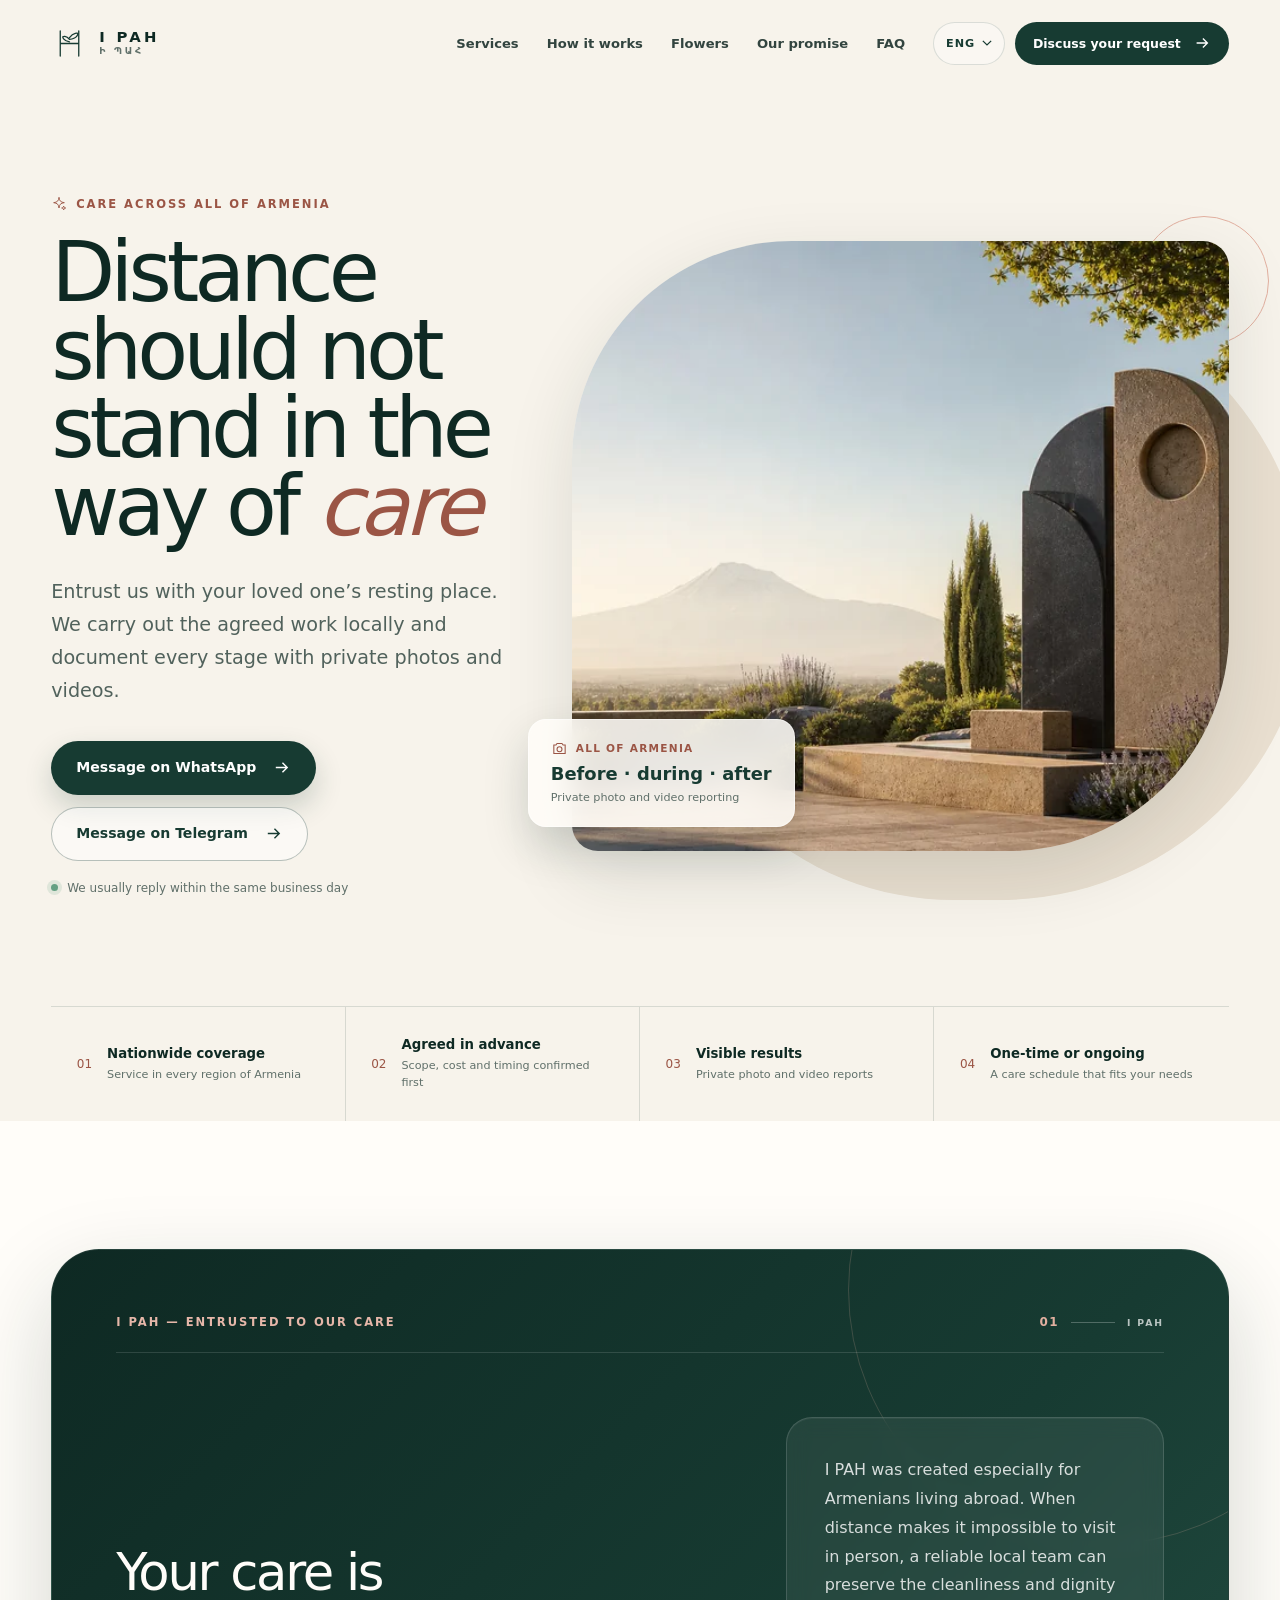
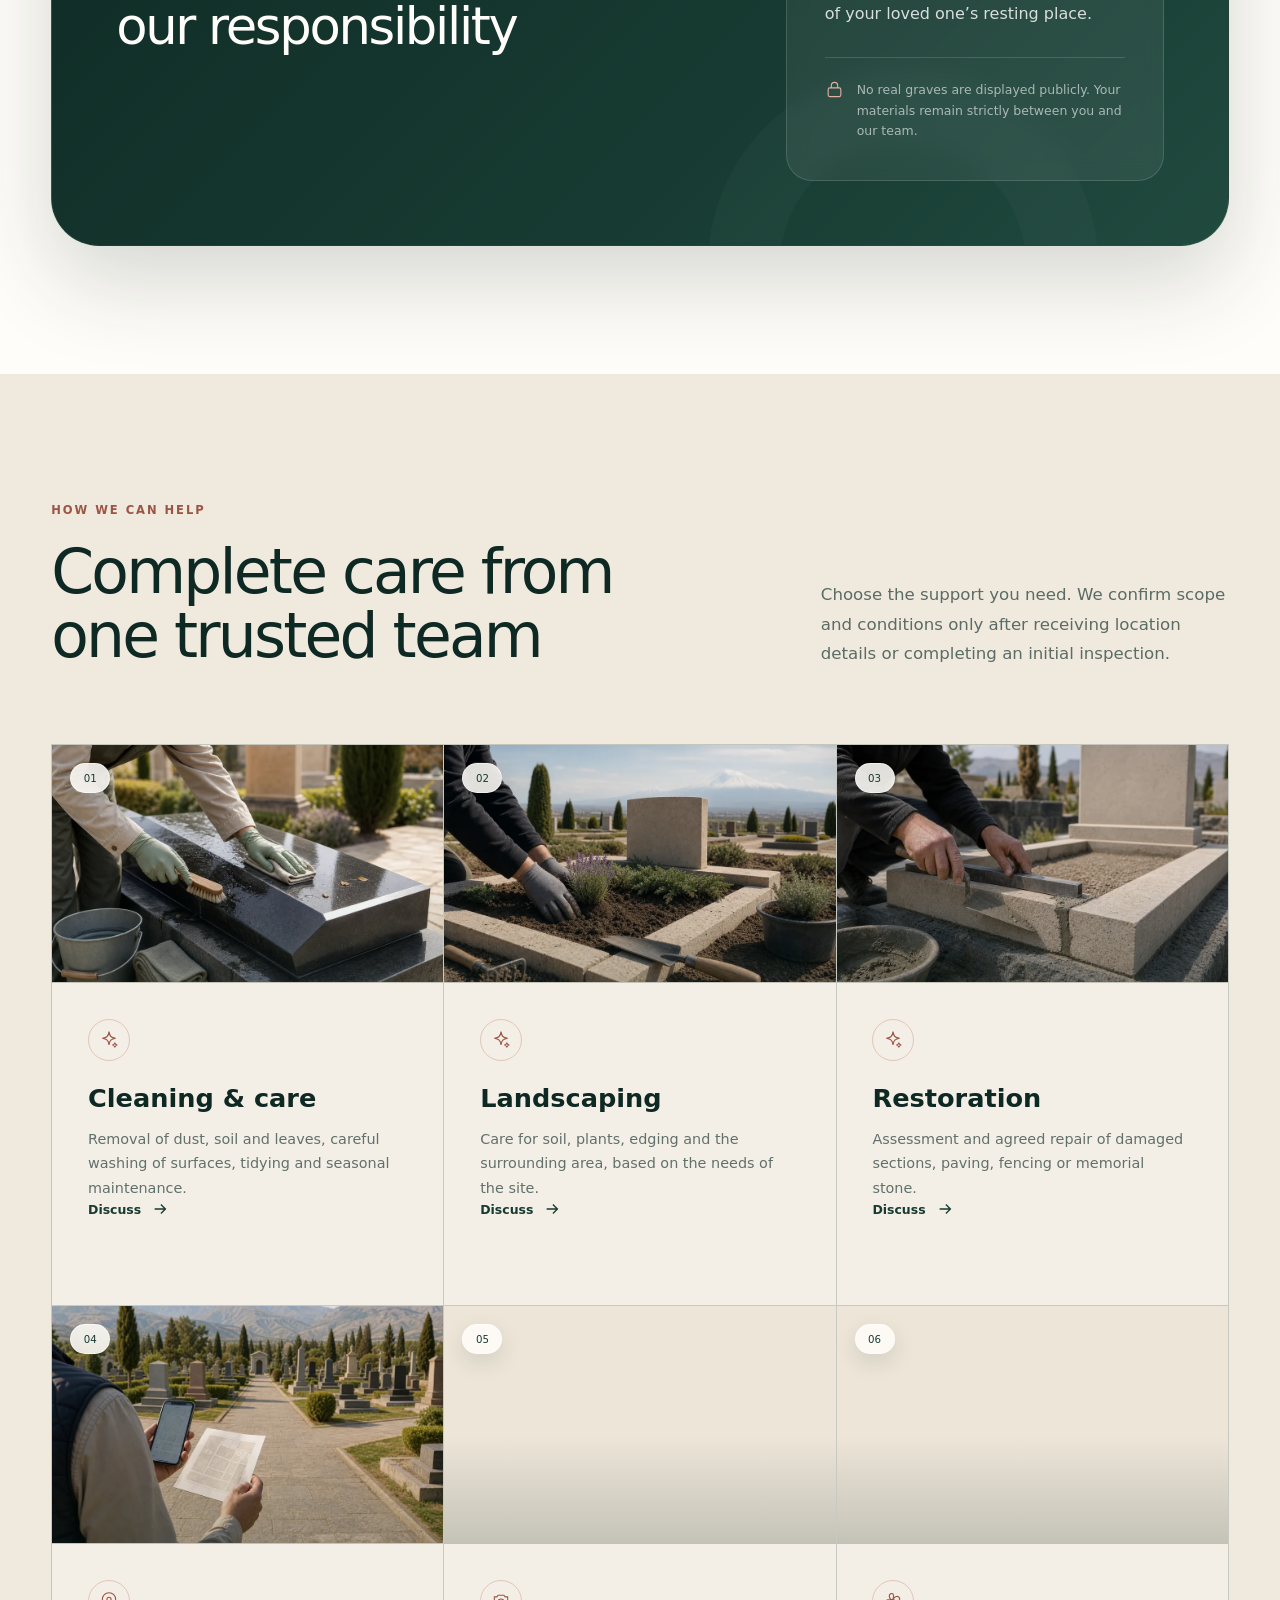
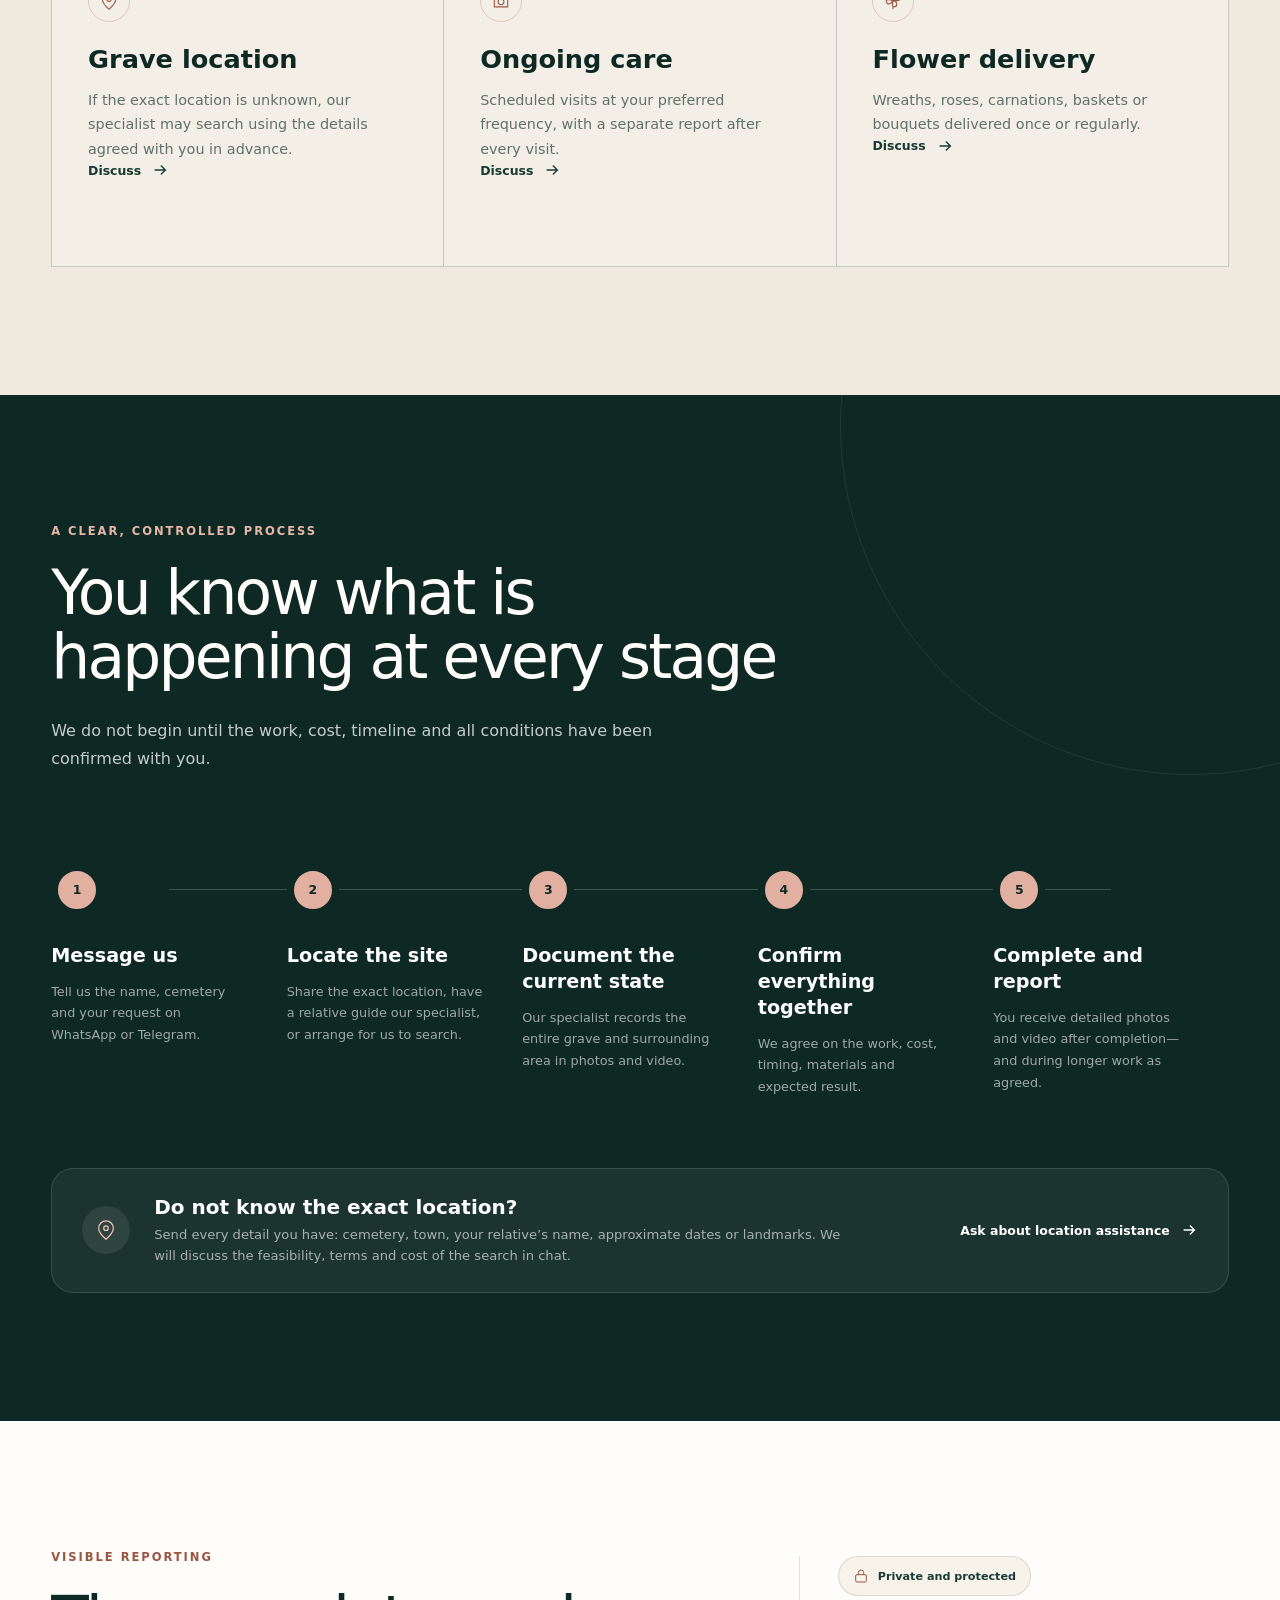
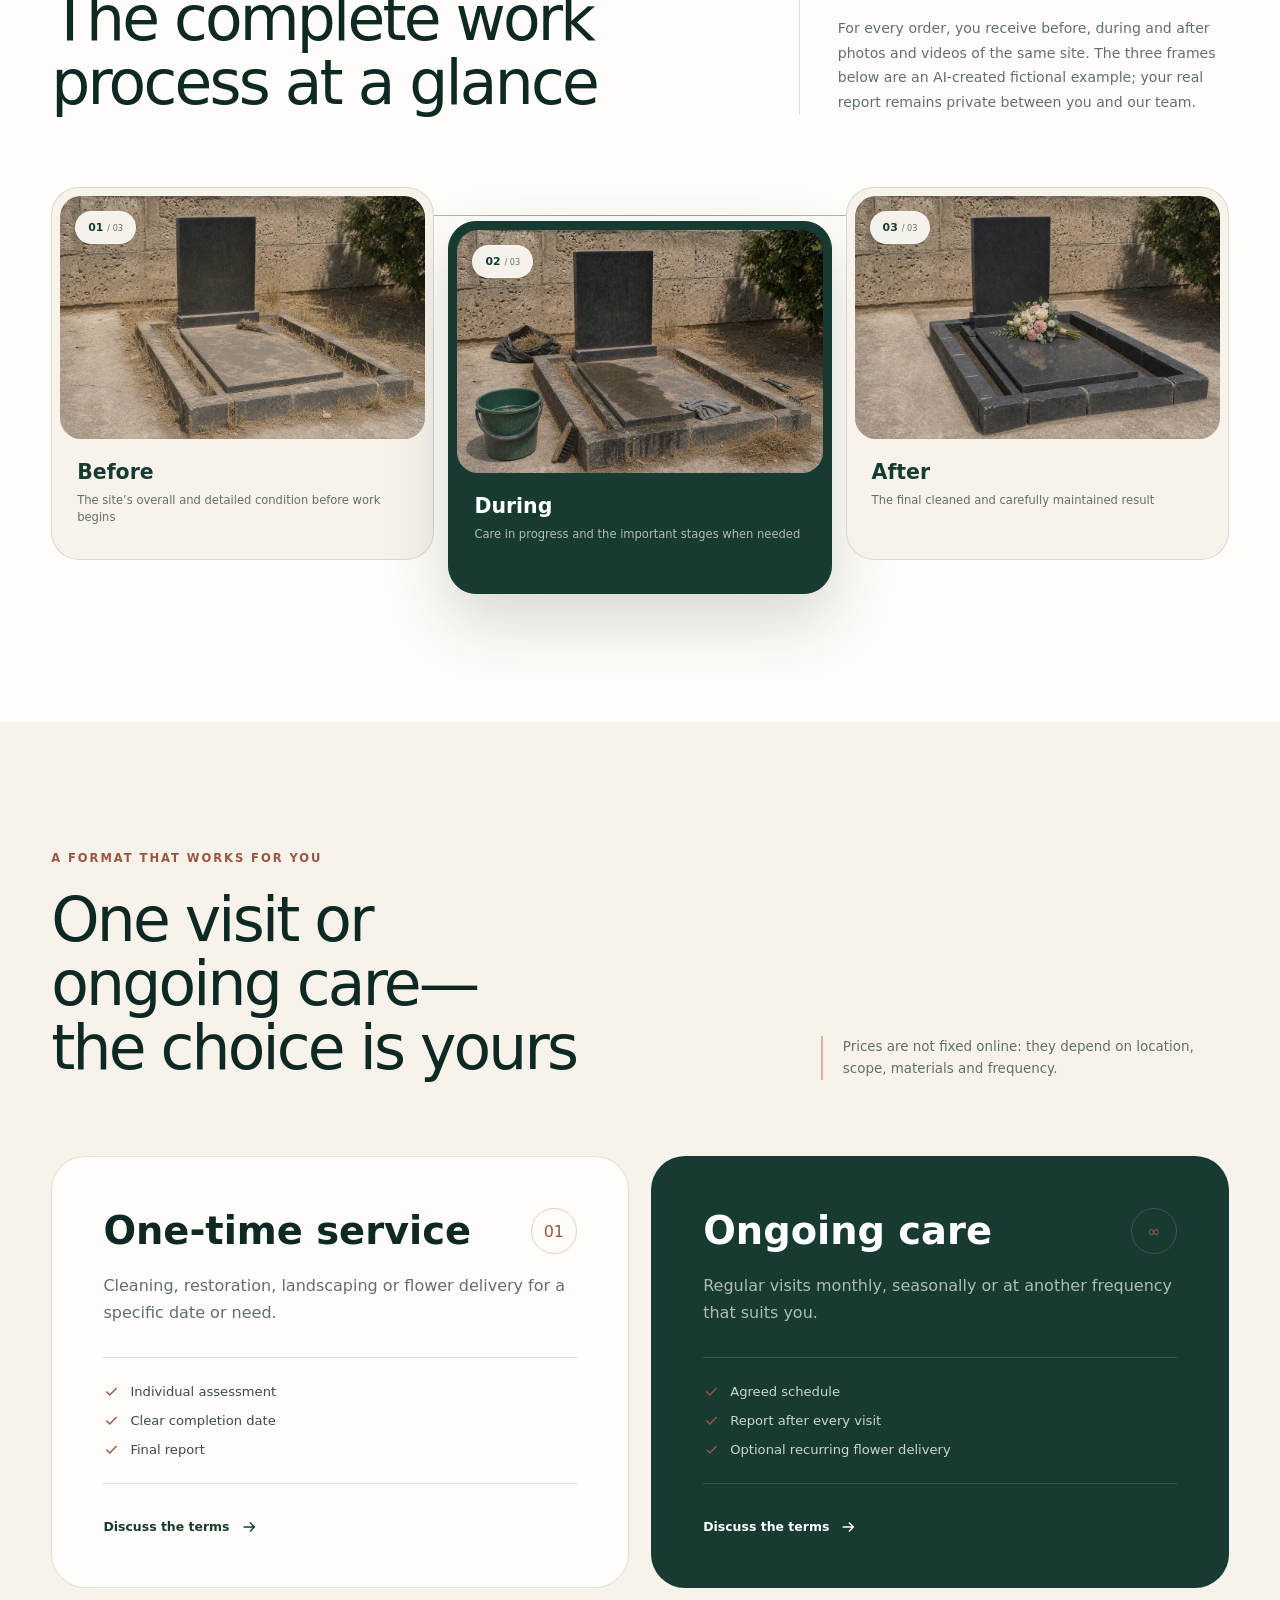
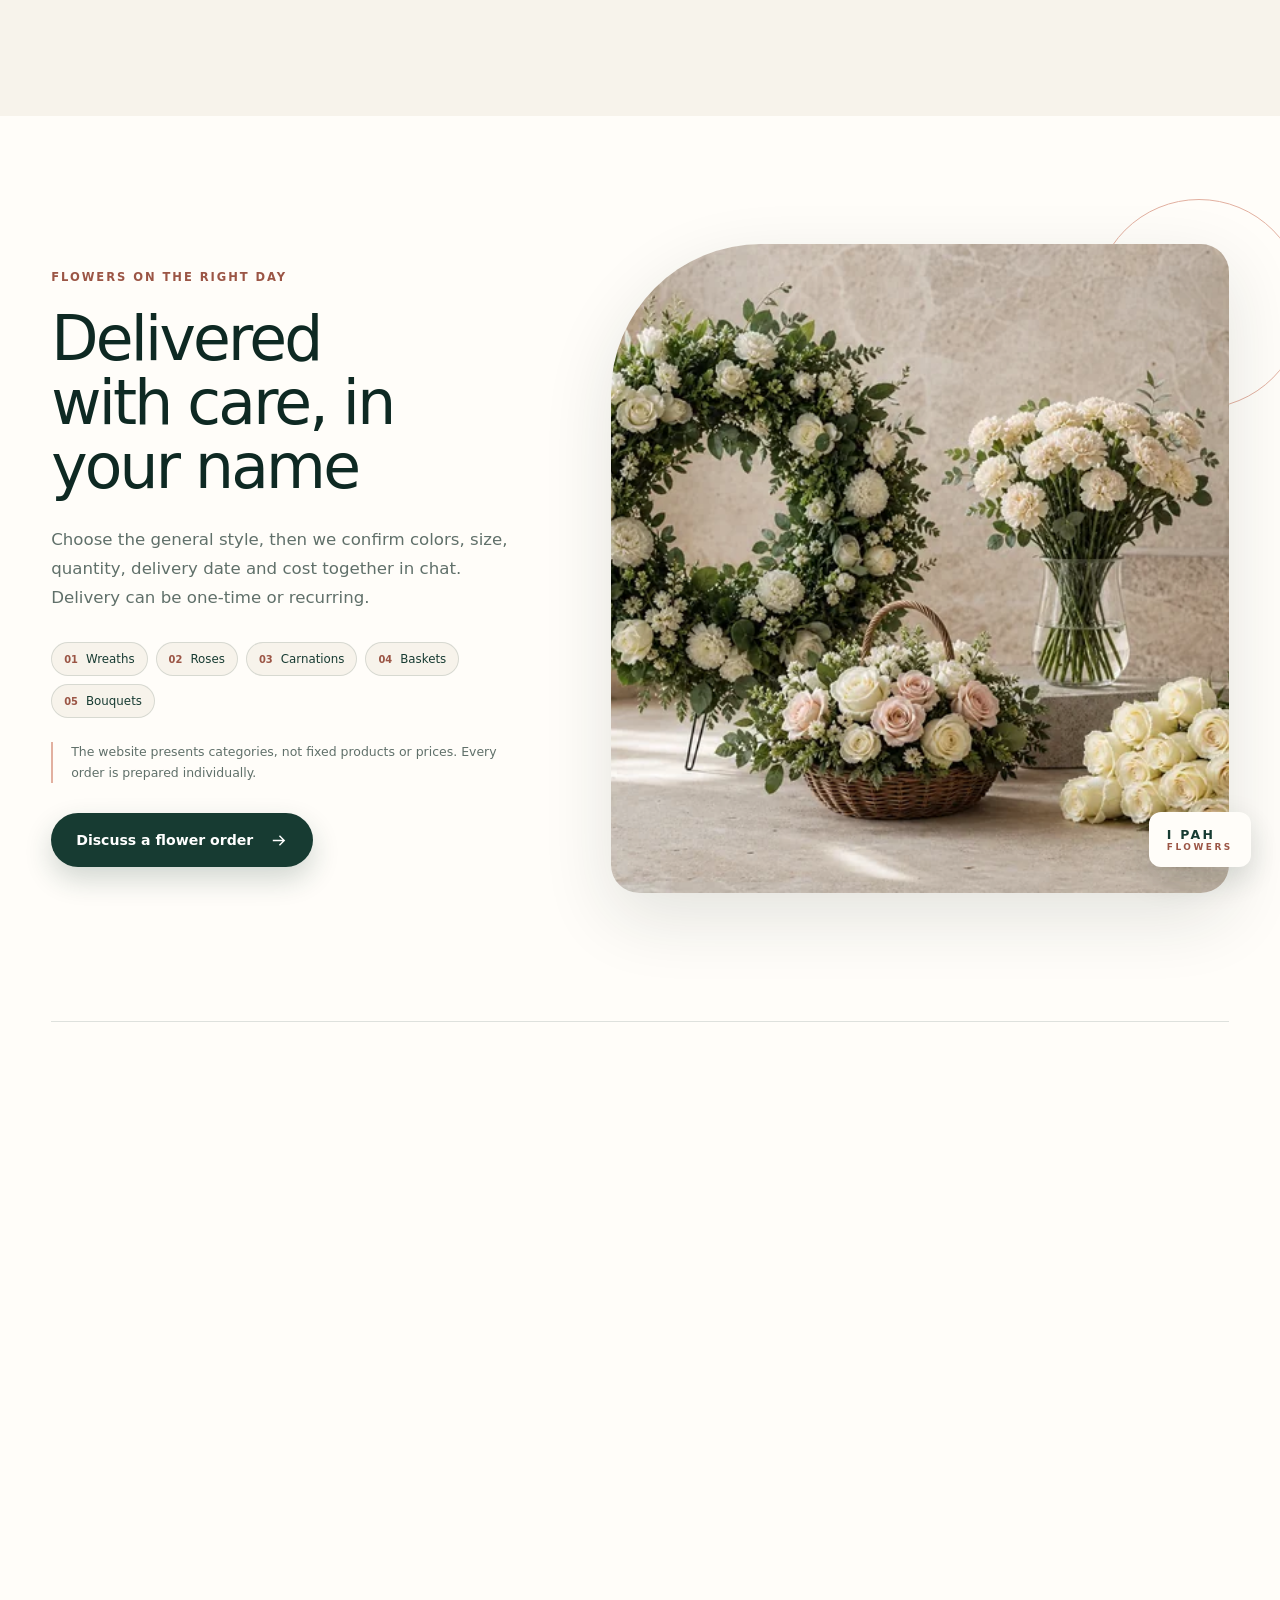
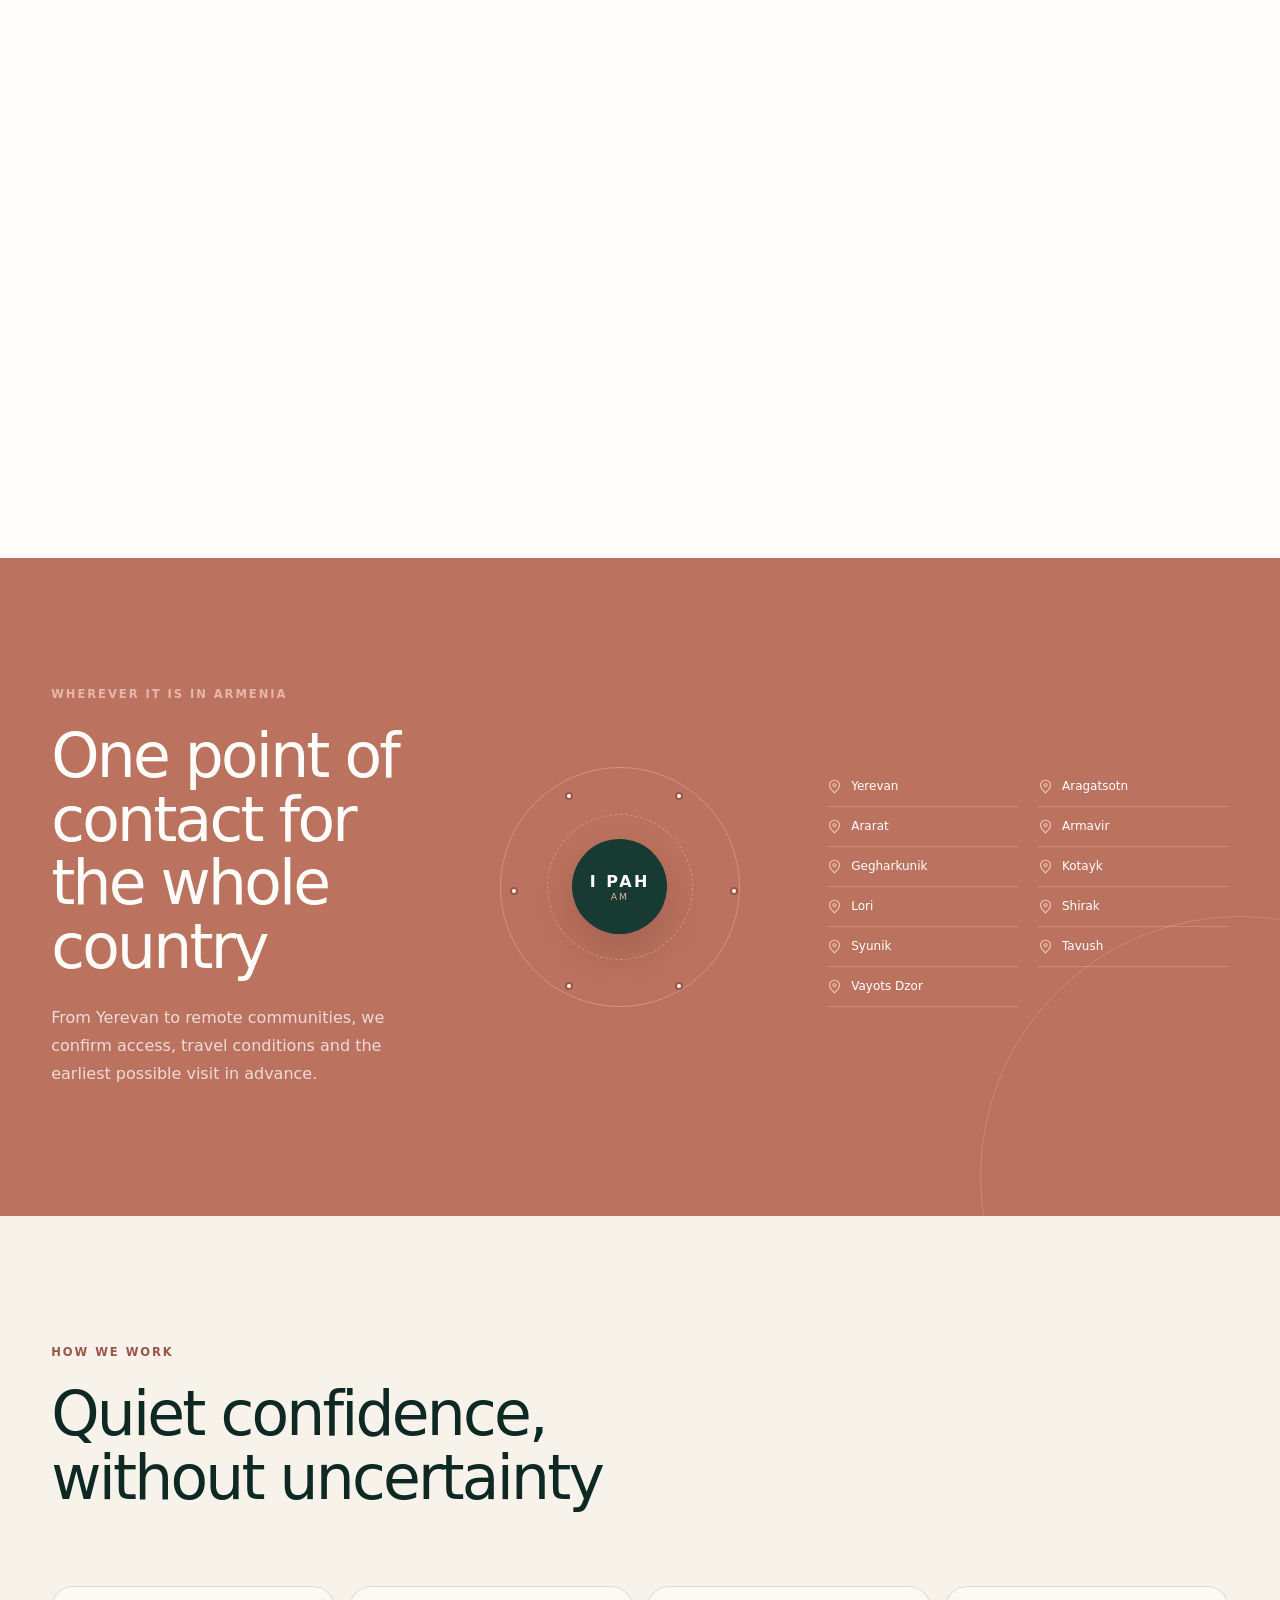
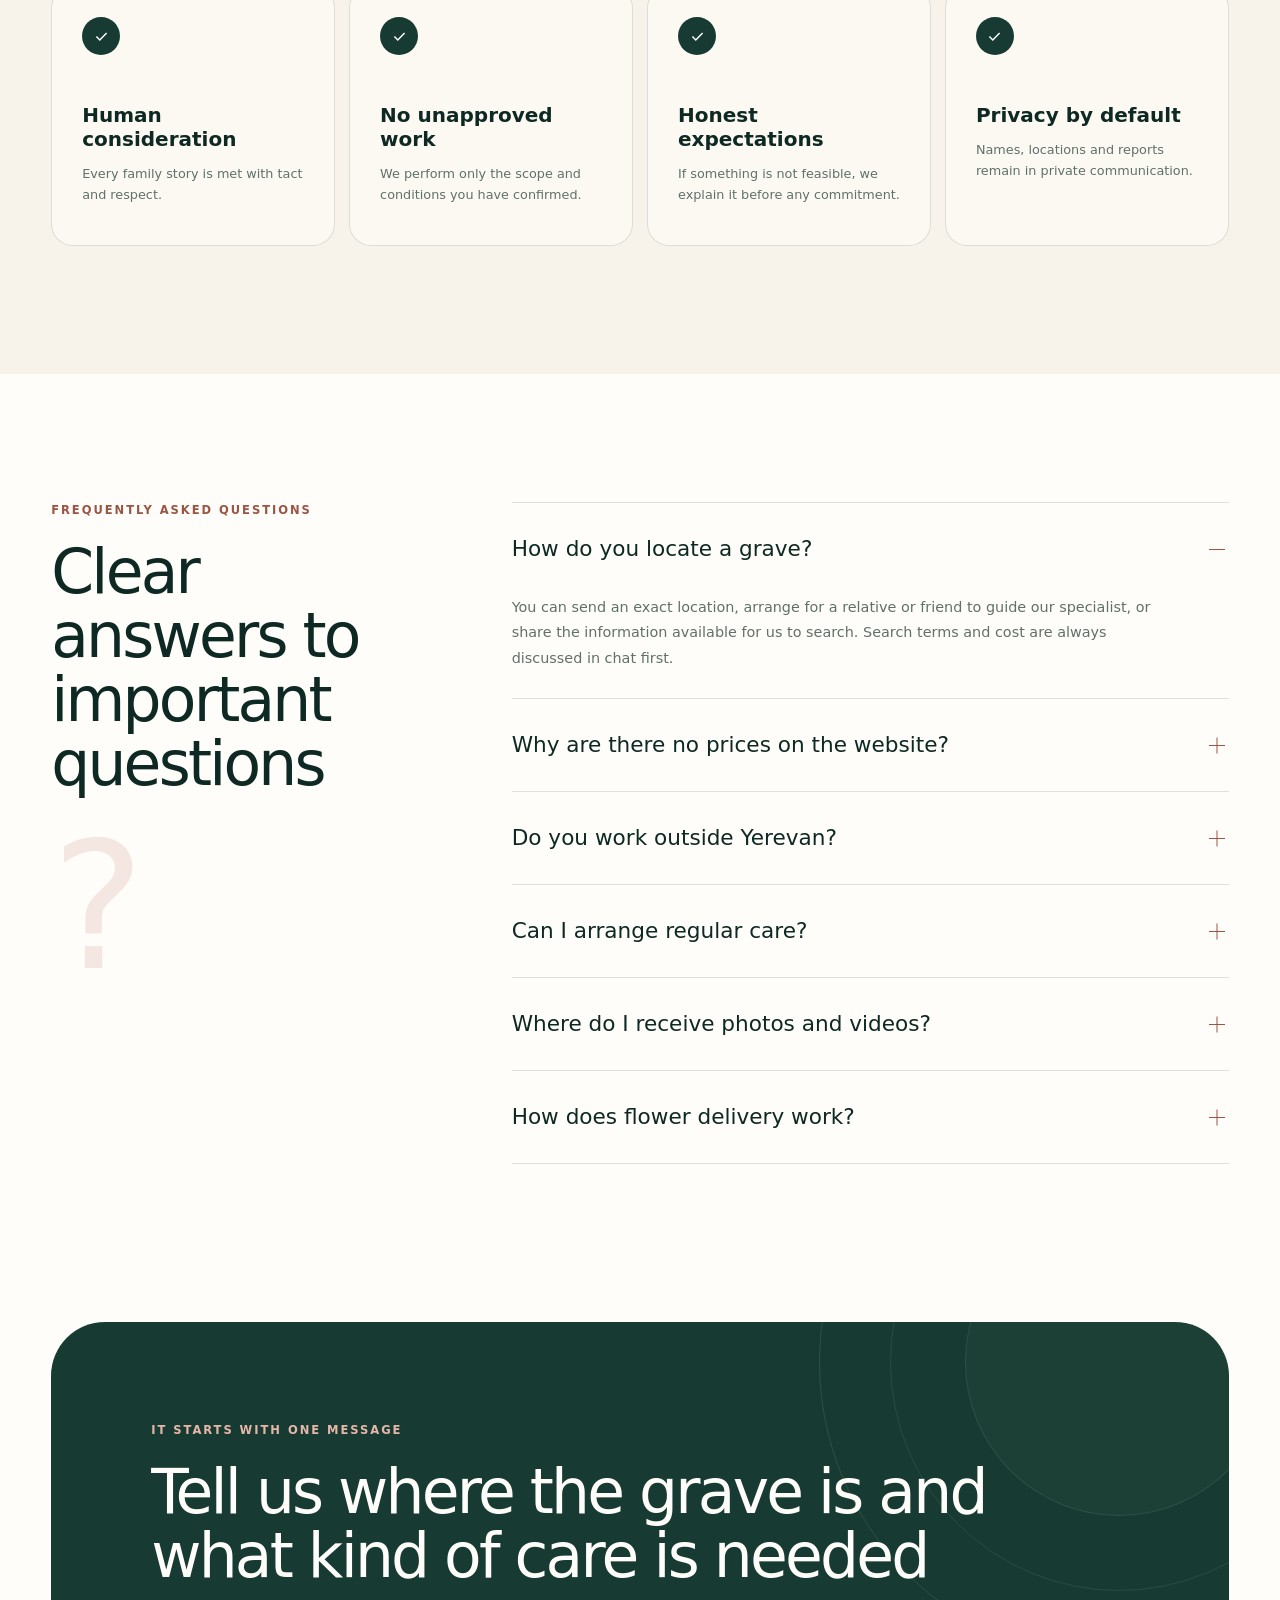
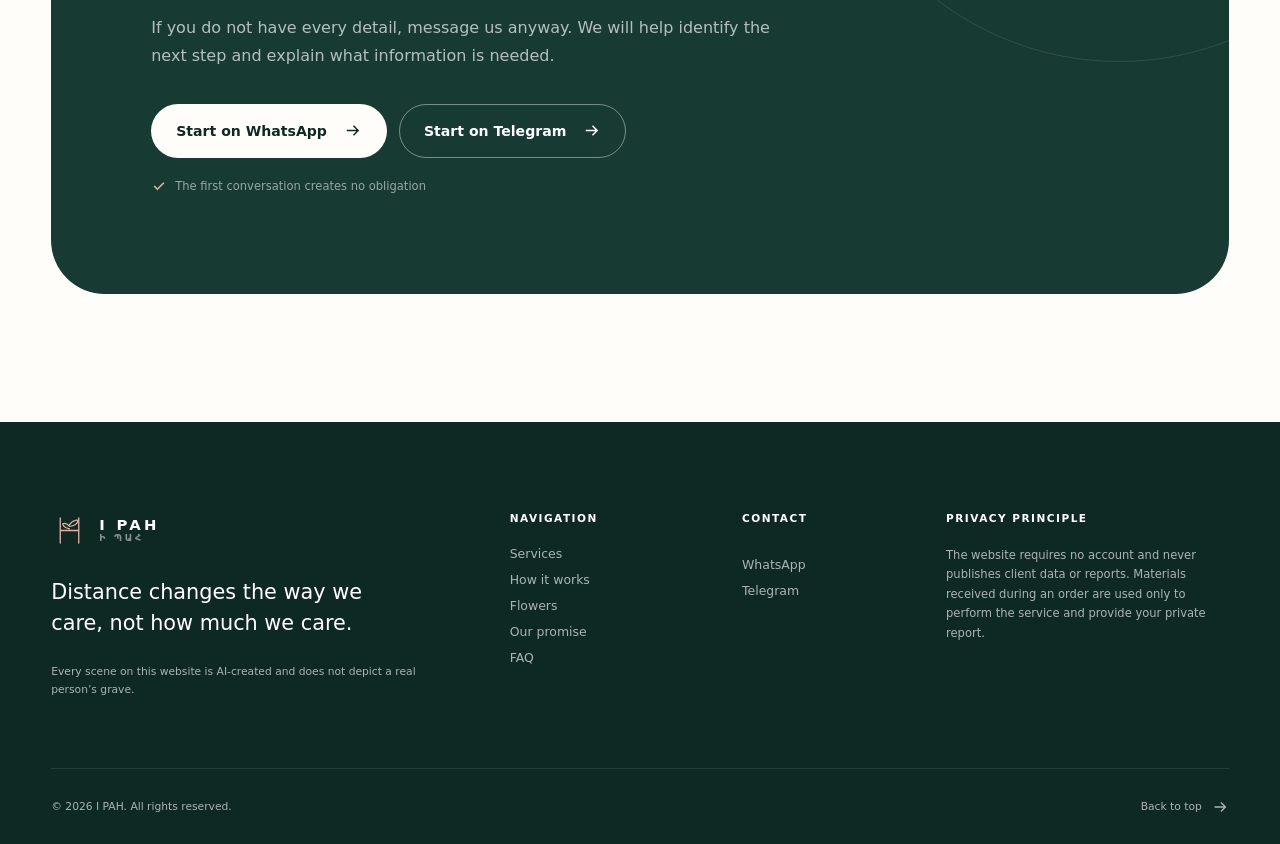
<file: index.html>
<!doctype html><html lang="hy"><head><meta charset="utf-8"><meta name="viewport" content="width=device-width,initial-scale=1"><meta name="robots" content="noindex"><title>I PAH</title><link rel="canonical" href="https://ipah.am/hy/"><meta http-equiv="refresh" content="0;url=/hy/"><script>const l=(navigator.language||'hy').slice(0,2),b="";location.replace(b+'/'+(['hy','en','ru'].includes(l)?l:'hy')+'/');</script></head><body><p><a href="/hy/">Հայերեն</a> · <a href="/en/">English</a> · <a href="/ru/">Русский</a></p></body></html>
</file>
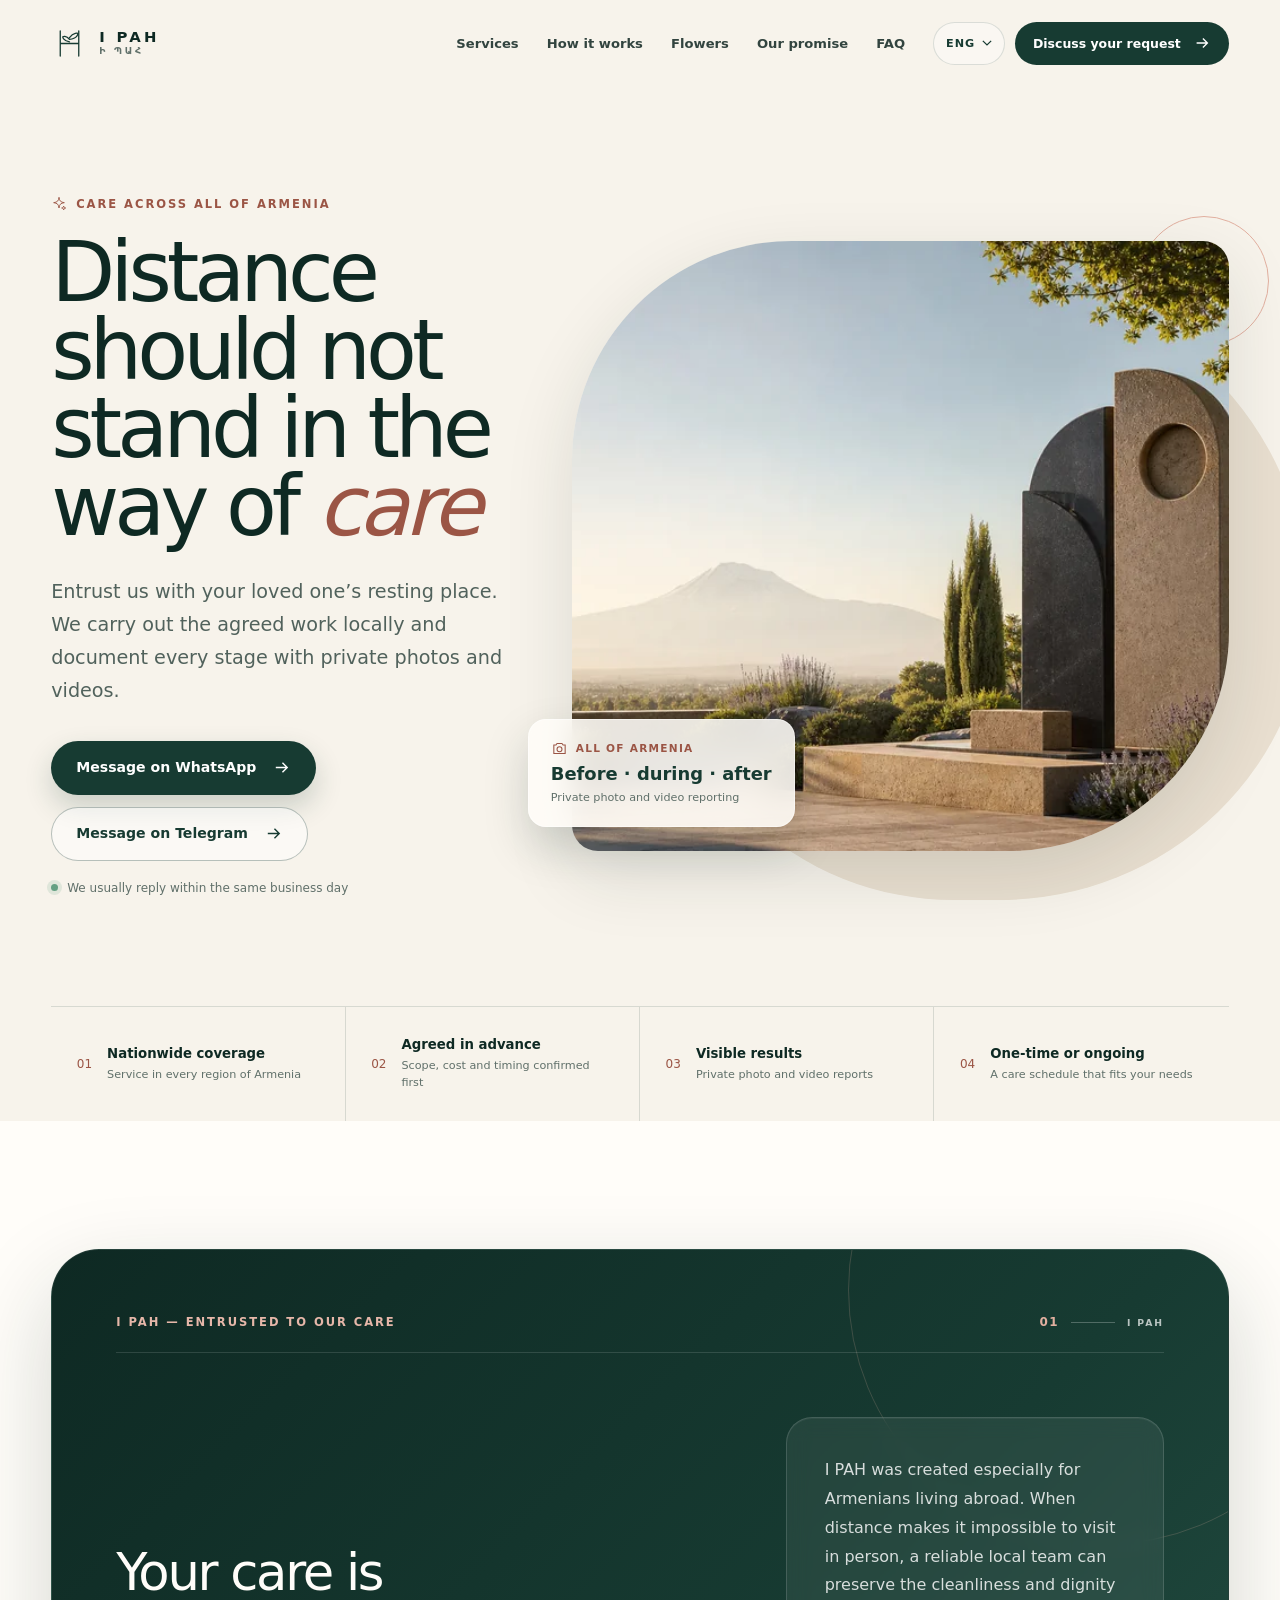
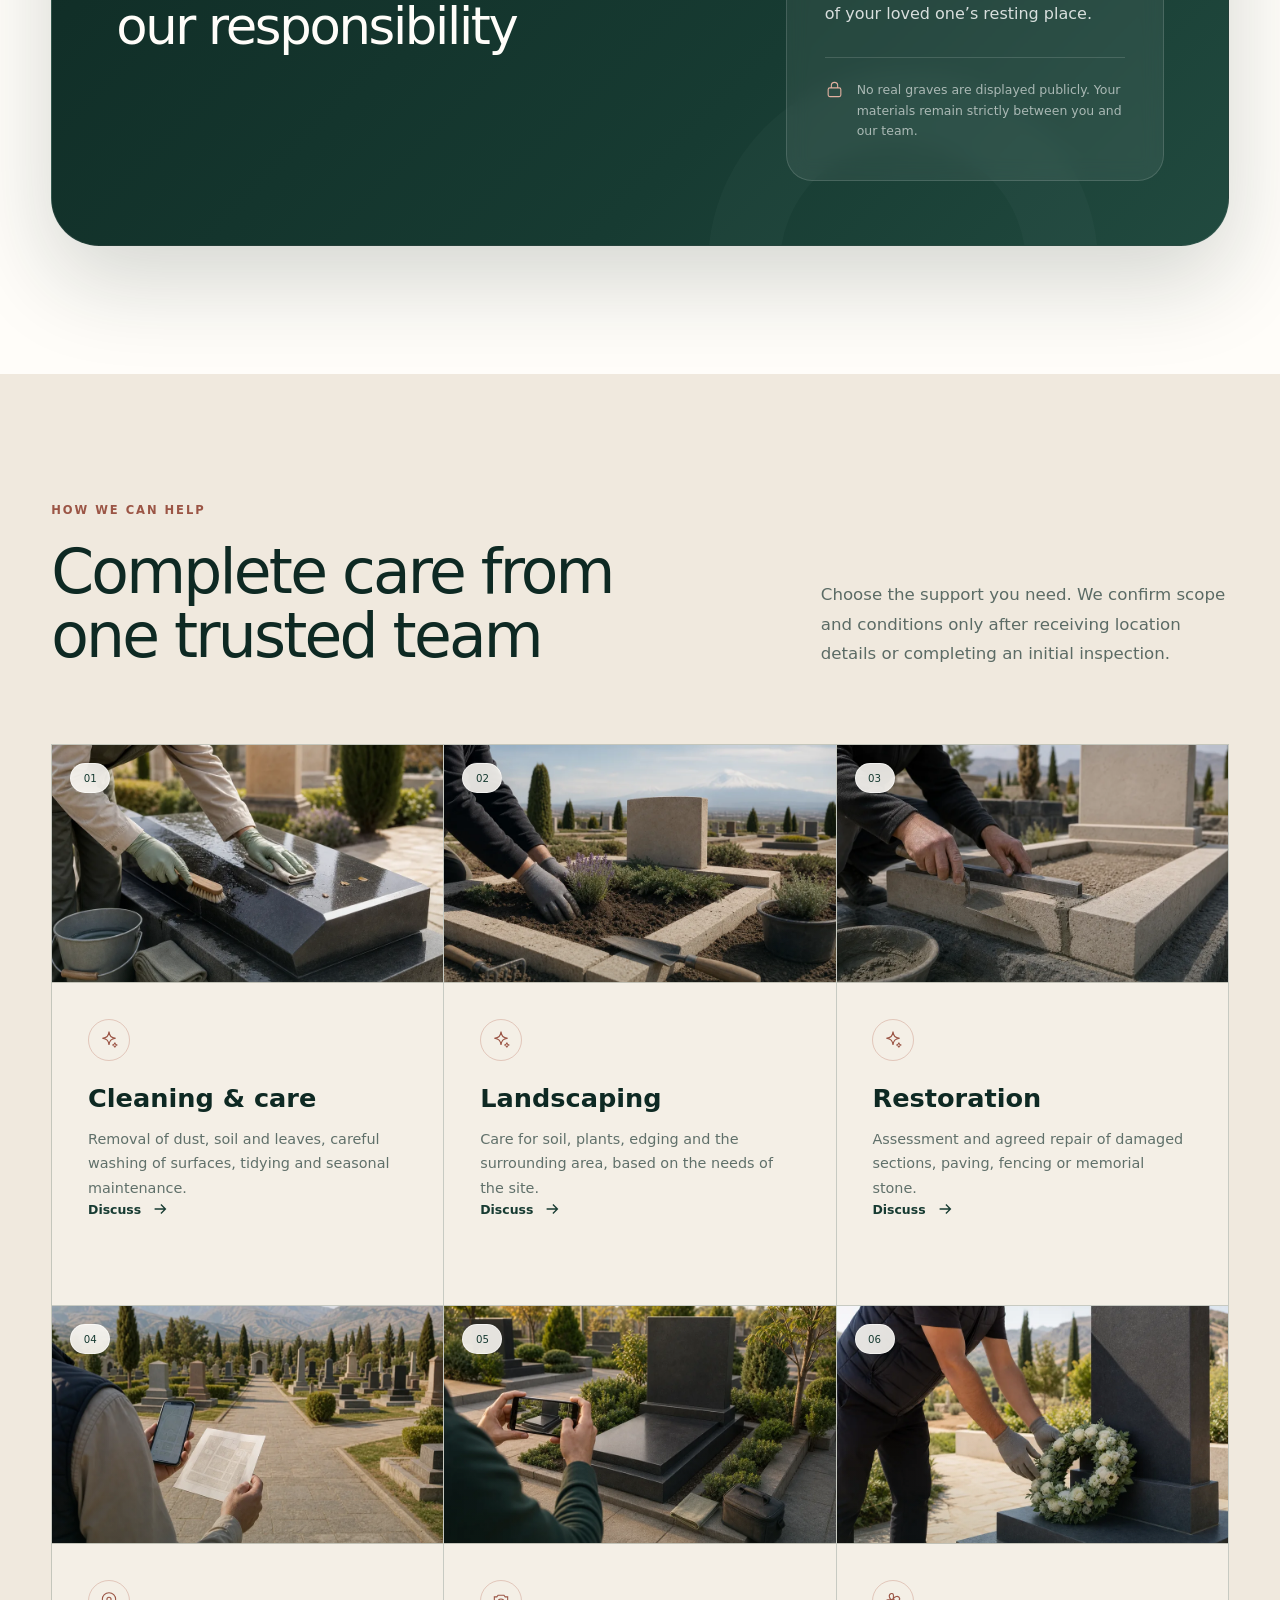
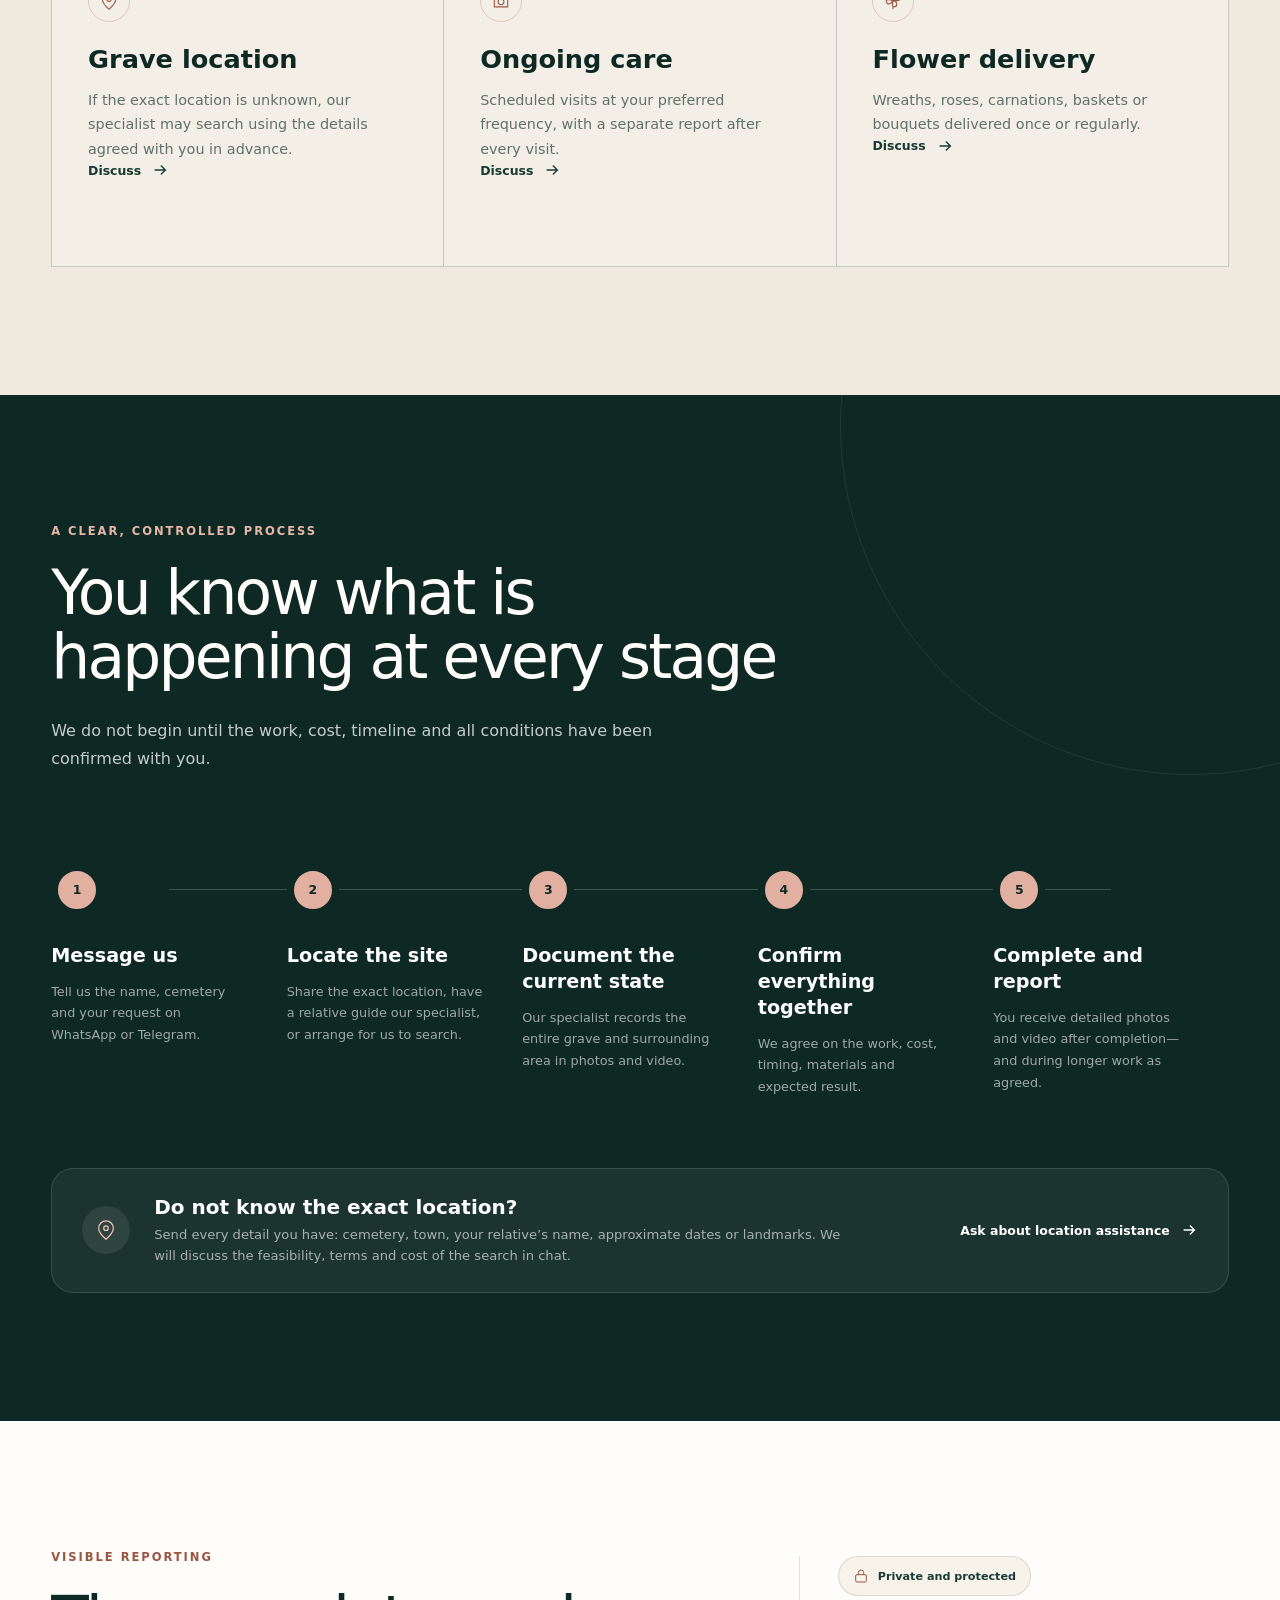
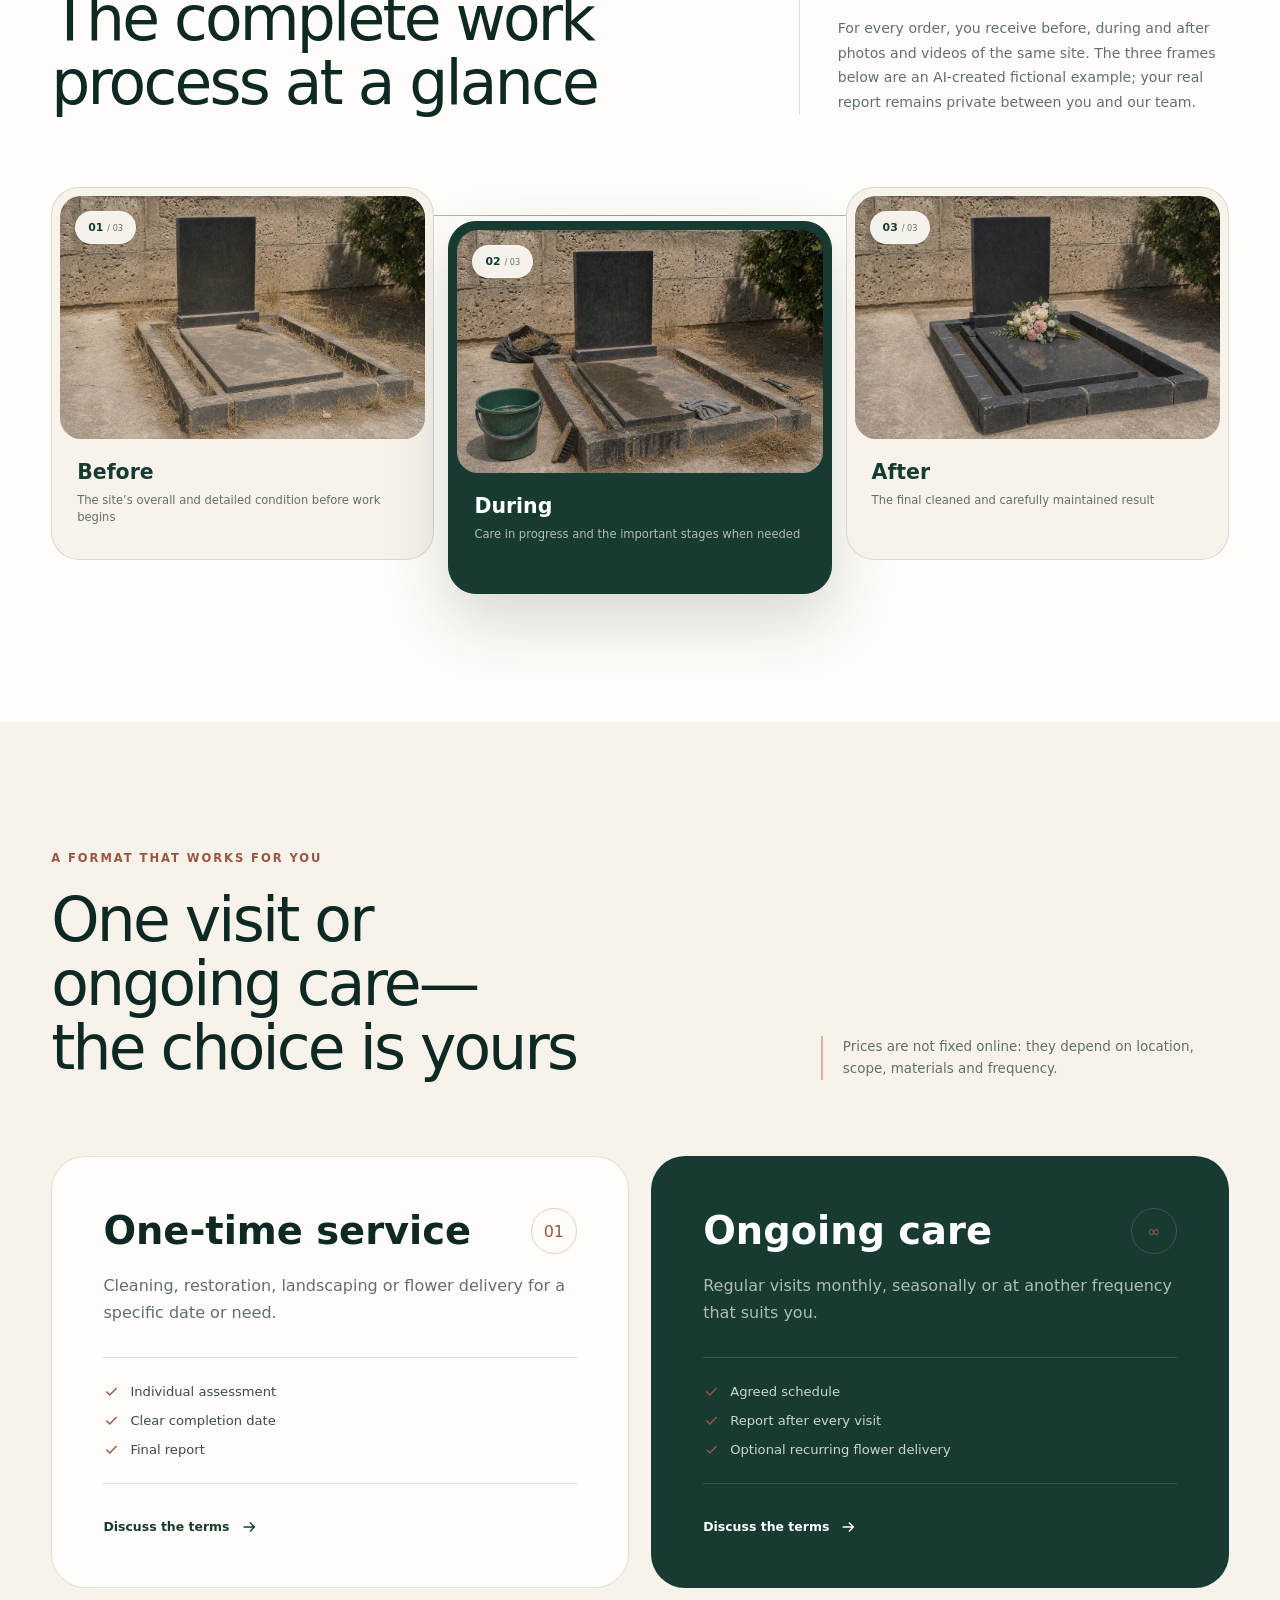
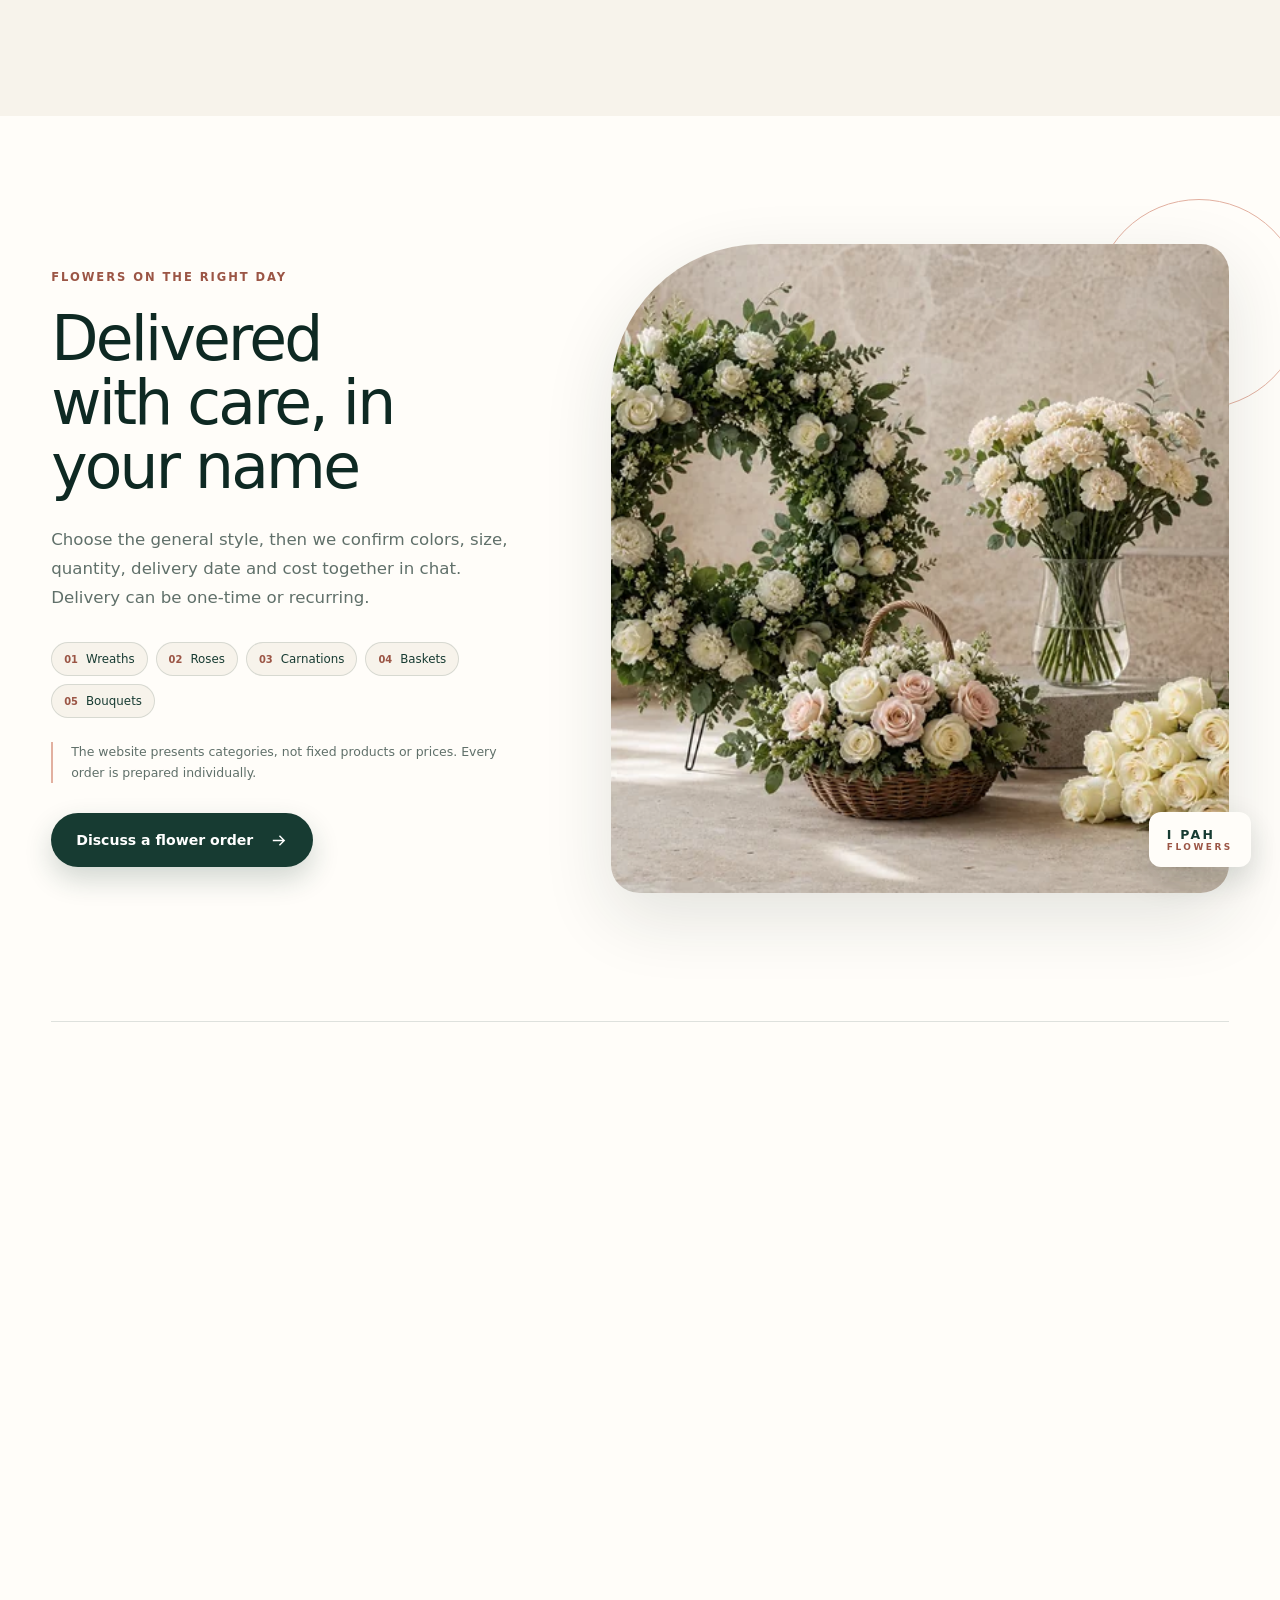
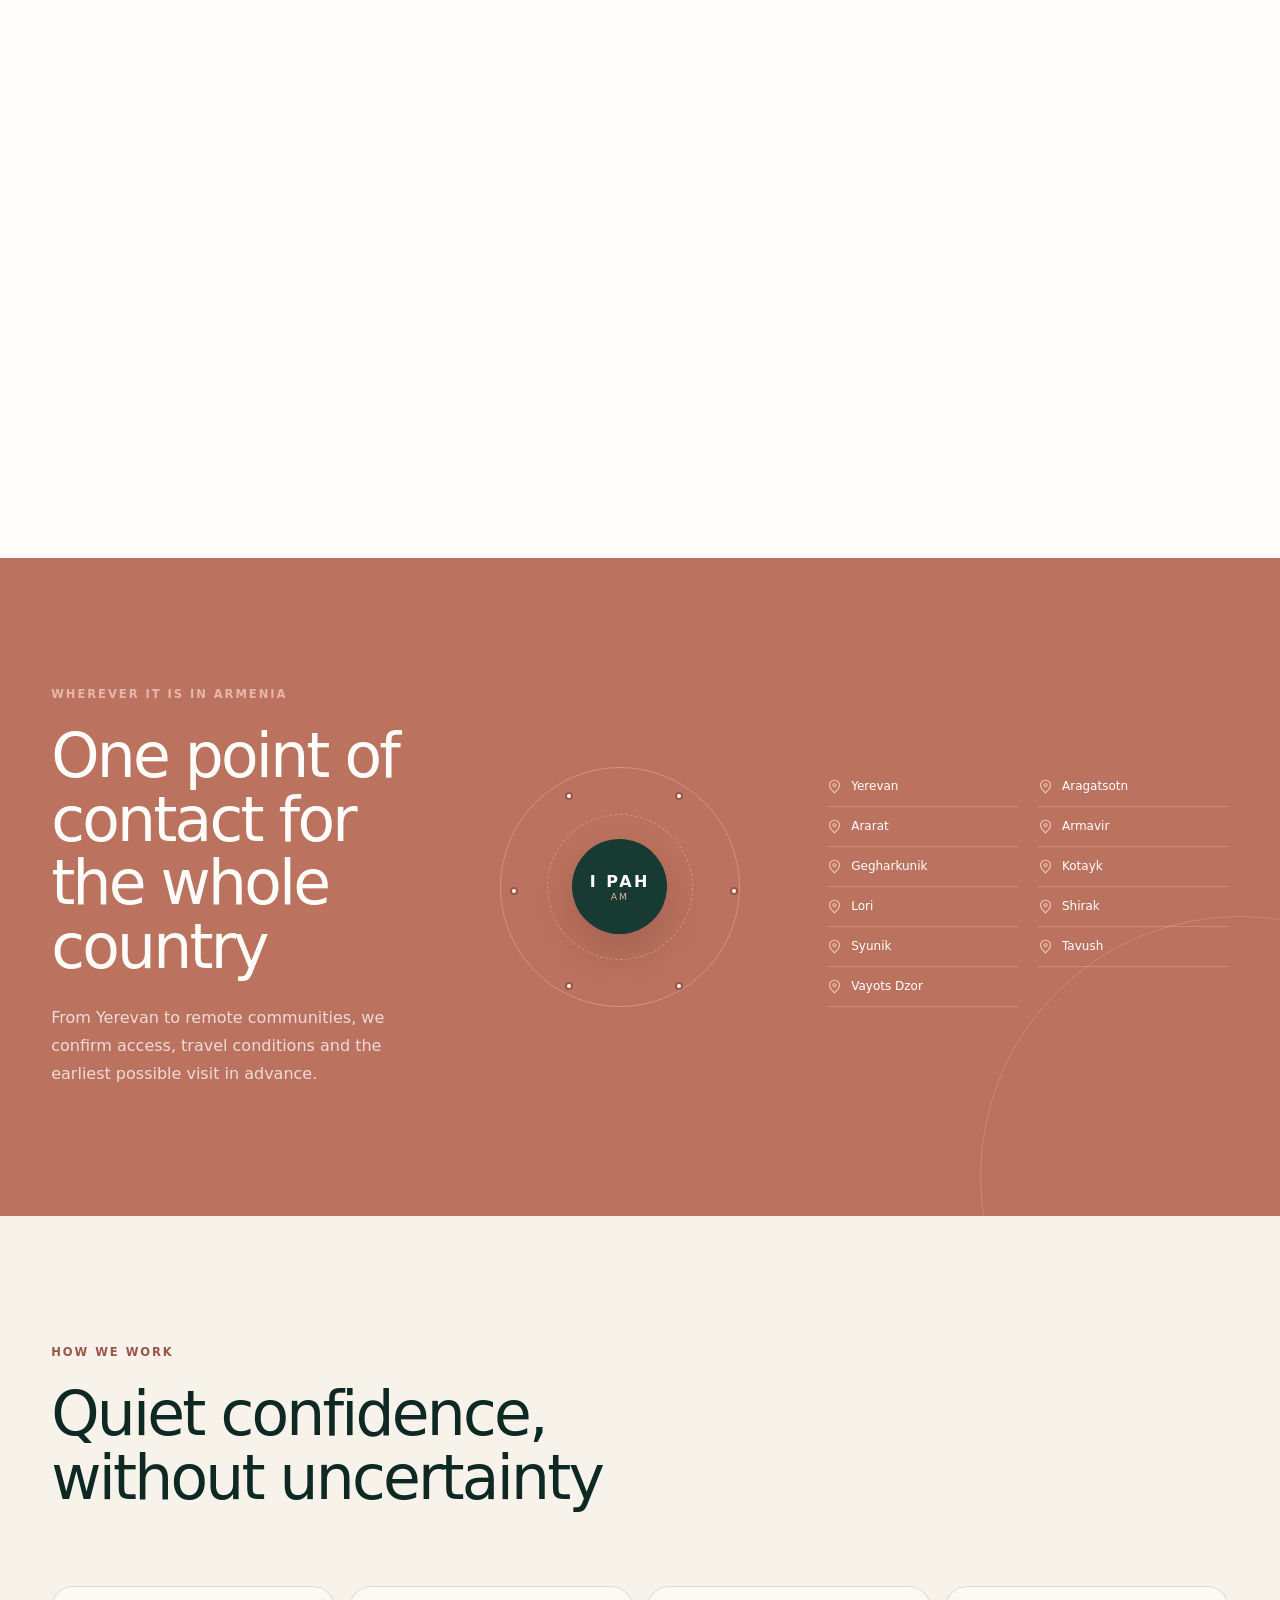
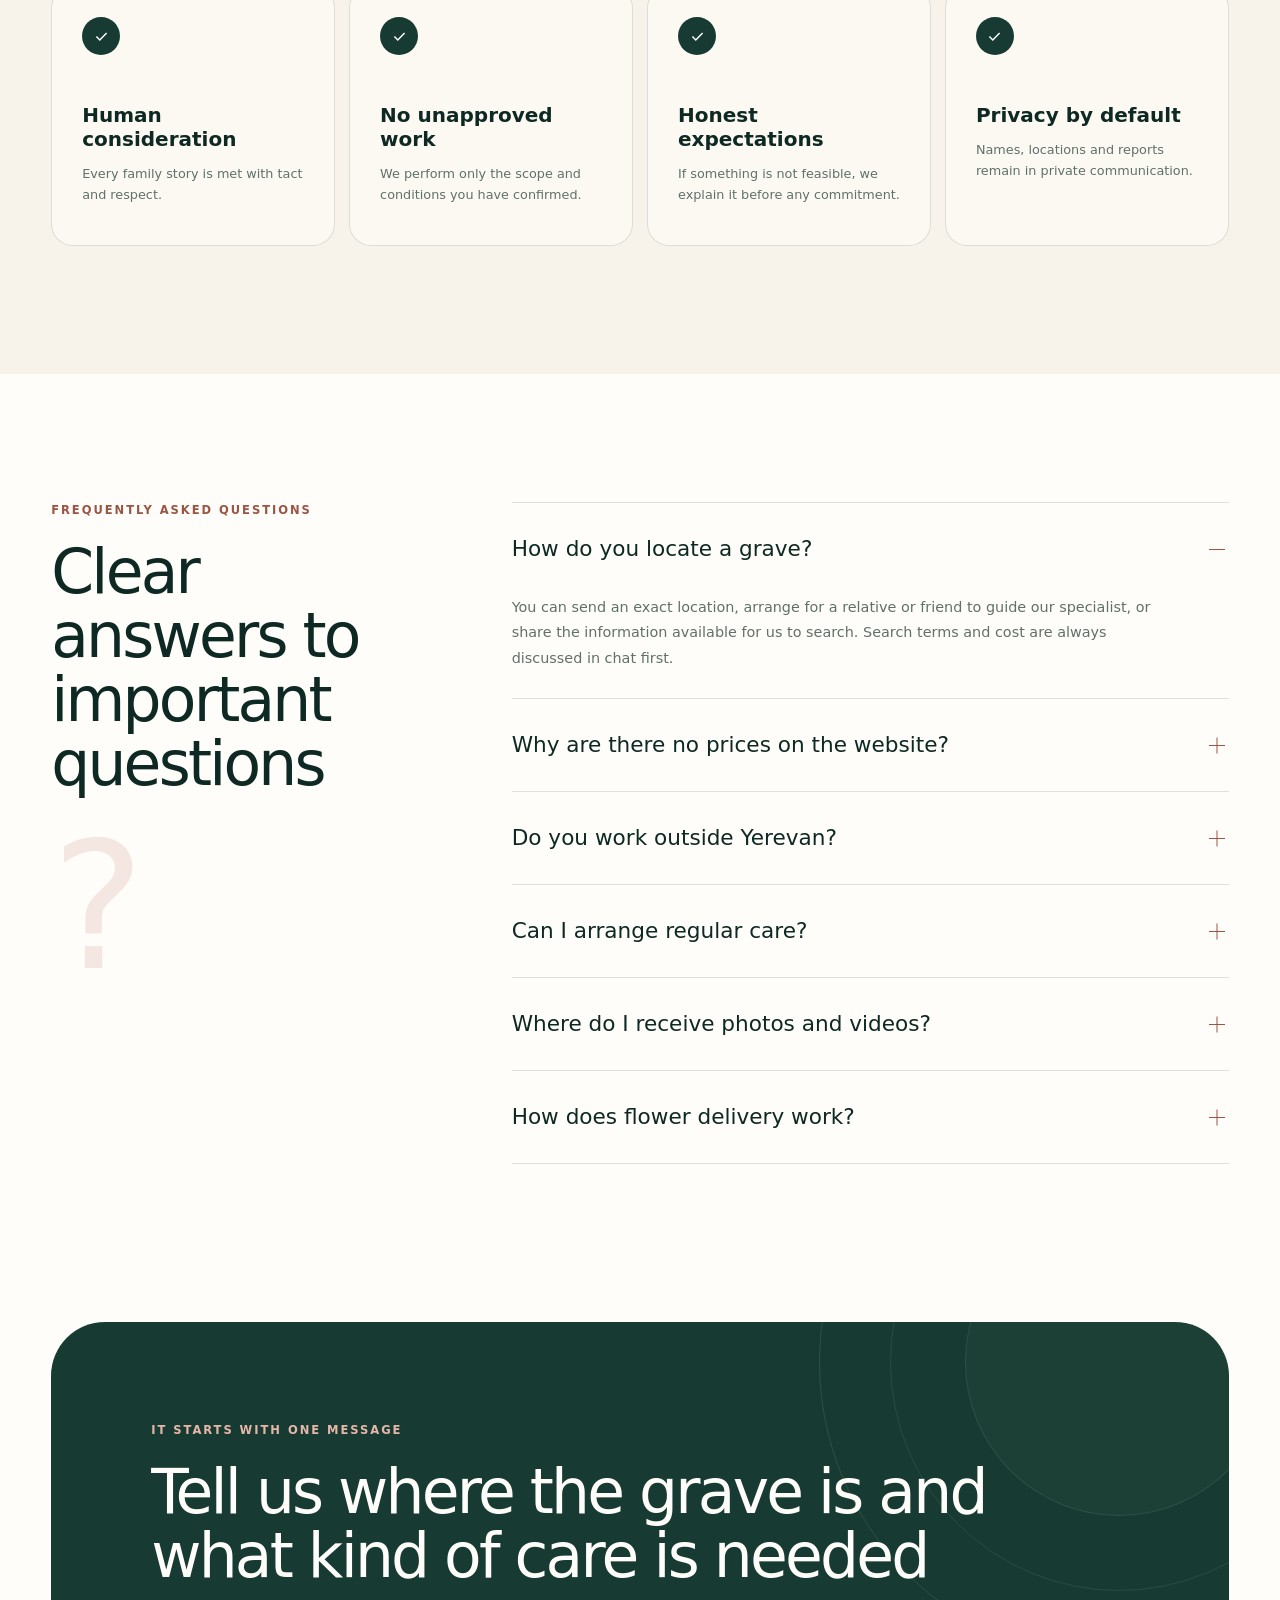
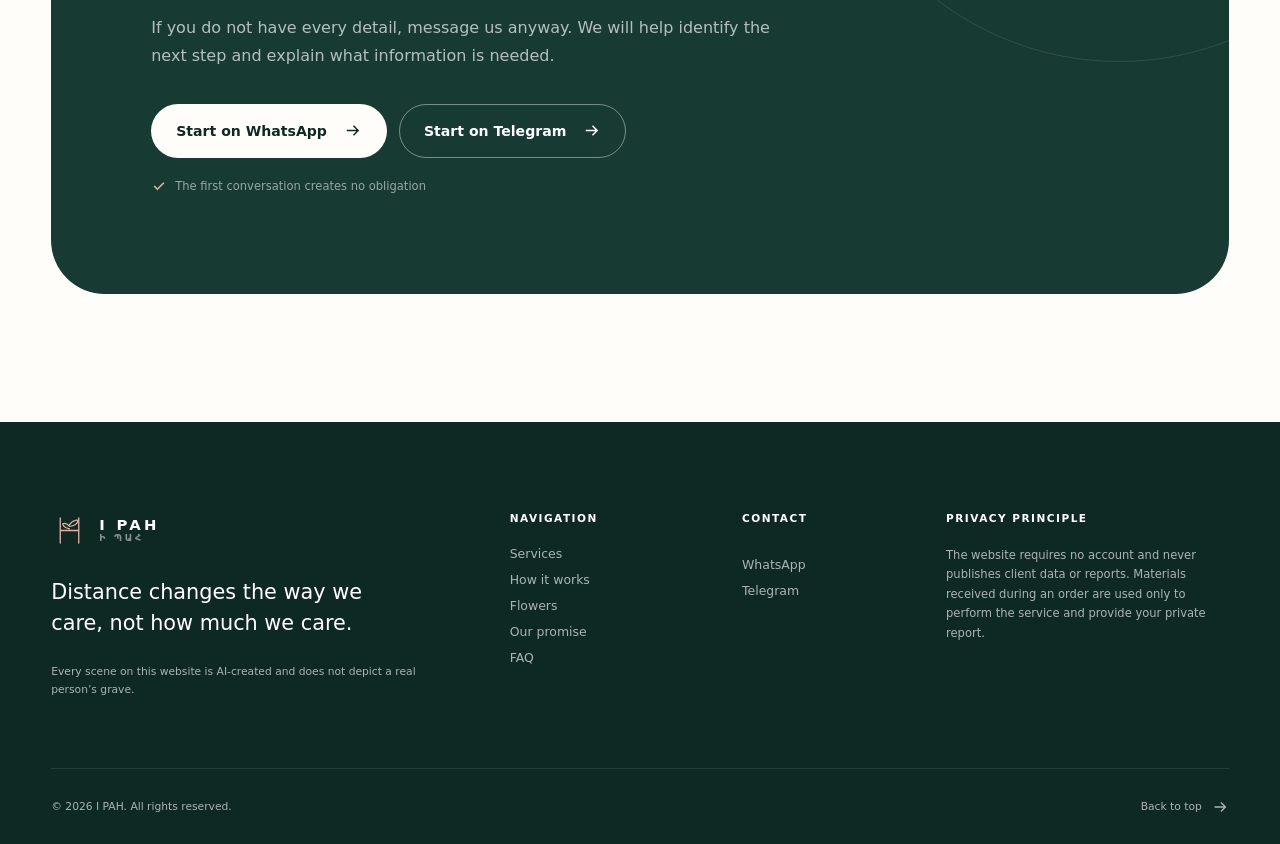
<file: en/index.html>
<!doctype html><html lang="en" class="no-js"><head><meta charset="utf-8"><meta name="viewport" content="width=device-width,initial-scale=1"><title>I PAH — grave care and flower delivery across Armenia</title><meta name="description" content="Grave cleaning, care, landscaping, restoration, location assistance and flower delivery anywhere in Armenia, with private photo and video reports."><meta name="robots" content="index,follow,max-image-preview:large"><meta name="theme-color" content="#173b32"><link rel="canonical" href="https://ipah.am/en/"><link rel="alternate" hreflang="hy" href="https://ipah.am/hy/"><link rel="alternate" hreflang="en" href="https://ipah.am/en/"><link rel="alternate" hreflang="ru" href="https://ipah.am/ru/"><link rel="alternate" hreflang="x-default" href="https://ipah.am/hy/"><meta property="og:type" content="website"><meta property="og:locale" content="en_US"><meta property="og:site_name" content="I PAH"><meta property="og:title" content="I PAH — grave care and flower delivery across Armenia"><meta property="og:description" content="Grave cleaning, care, landscaping, restoration, location assistance and flower delivery anywhere in Armenia, with private photo and video reports."><meta property="og:url" content="https://ipah.am/en/"><meta property="og:image" content="https://ipah.am/assets/images/ipah-hero-1600.webp"><meta property="og:image:alt" content="AI-created serene memorial garden with a distant view of Mount Ararat"><meta name="twitter:card" content="summary_large_image"><meta name="twitter:title" content="I PAH — grave care and flower delivery across Armenia"><meta name="twitter:description" content="Grave cleaning, care, landscaping, restoration, location assistance and flower delivery anywhere in Armenia, with private photo and video reports."><link rel="icon" href="/assets/favicon.svg" type="image/svg+xml"><link rel="manifest" href="/site.webmanifest"><link rel="preload" as="image" href="/assets/images/ipah-hero-960.webp" imagesrcset="/assets/images/ipah-hero-960.webp 960w, /assets/images/ipah-hero-1600.webp 1600w" imagesizes="(max-width: 900px) 100vw, 52vw" fetchpriority="high"><style>@layer reset,base,components,utilities;@layer reset{*,*::before,*::after{box-sizing:border-box}html{scroll-behavior:smooth}body,h1,h2,h3,p,ol,ul{margin:0}ol,ul{padding:0;list-style:none}img,picture{display:block;max-width:100%}button,a{font:inherit}button{border:0}a{color:inherit;text-decoration:none}svg{display:block}}@layer base{:root{--forest:#173b32;--forest-deep:#0e2923;--forest-soft:#2d5448;--cream:#f7f3eb;--cream-deep:#ede5d8;--paper:#fffdf9;--sand:#d8c7ad;--tuff:#9b5545;--tuff-soft:#e2b0a0;--sage:#91a596;--ink:#17201e;--muted:#60706a;--line:rgba(23,59,50,.14);--shadow:0 24px 70px rgba(25,38,33,.12);--display:"DejaVu Sans",ui-sans-serif,system-ui,sans-serif;--sans:"DejaVu Sans",ui-sans-serif,system-ui,sans-serif;--container:1240px;--pad:clamp(20px,4vw,52px);--radius-lg:34px;--radius-md:22px}html{background:var(--cream);color:var(--ink);font-family:var(--sans);-webkit-font-smoothing:antialiased}body{min-width:320px;overflow-x:clip;background:var(--paper)}body.menu-open{overflow:hidden}body.menu-open .site-header{position:fixed;background:var(--cream)}body.menu-open .mobile-contact-bar{transform:translateY(100%);visibility:hidden}::selection{color:white;background:var(--forest-soft)}:focus-visible{outline:3px solid #d98b75;outline-offset:4px}.container{width:min(100% - (var(--pad) * 2),var(--container));margin-inline:auto}.section{padding-block:clamp(82px,10vw,150px)}.section-title{max-width:790px;overflow-wrap:anywhere;color:var(--forest-deep);font-family:var(--display);font-size:clamp(2.35rem,4.8vw,5rem);font-weight:500;letter-spacing:-.045em;line-height:1.04;text-wrap:balance}.section-title--light{color:var(--paper)}.section-summary{max-width:570px;color:var(--muted);font-size:clamp(1rem,1.3vw,1.18rem);line-height:1.75}.section-head{display:grid;grid-template-columns:minmax(0,1.25fr) minmax(280px,.75fr);align-items:end;gap:clamp(32px,7vw,100px);margin-bottom:clamp(42px,6vw,76px)}.eyebrow{display:flex;align-items:center;gap:9px;margin-bottom:22px;color:var(--tuff);font-size:.72rem;font-weight:750;letter-spacing:.17em;line-height:1.4;text-transform:uppercase}.eyebrow svg{width:16px;height:16px;fill:none;stroke:currentColor;stroke-width:1.4}.eyebrow--light{color:#e6b7a9}}@layer components{.skip-link{position:fixed;z-index:1000;top:12px;left:12px;padding:12px 18px;transform:translateY(-150%);color:white;border-radius:8px;background:var(--forest);transition:transform .2s ease}.skip-link:focus{transform:none}.site-header{position:absolute;z-index:50;top:0;right:0;left:0;color:var(--forest-deep);transition:background .25s ease,box-shadow .25s ease,transform .25s ease}.site-header.is-sticky{position:fixed;background:rgba(255,253,249,.9);box-shadow:0 1px 0 var(--line);backdrop-filter:blur(18px)}.header-inner{position:relative;z-index:46;display:flex;height:86px;align-items:center;justify-content:space-between;gap:28px}.brand{display:inline-flex;flex:0 0 auto;align-items:center;gap:11px}.brand-mark{display:grid;width:37px;height:37px;place-items:center;color:var(--forest)}.brand-mark svg{width:100%;height:100%;fill:none;stroke:currentColor;stroke-width:1.55;stroke-linecap:round;stroke-linejoin:round}.brand-words{display:grid;gap:1px;line-height:1}.brand-words strong{font-size:.93rem;letter-spacing:.22em}.brand-words small{color:var(--muted);font-size:.58rem;font-weight:700;letter-spacing:.29em}.desktop-nav{display:flex;align-items:center;gap:clamp(16px,2.2vw,34px);margin-left:auto}.desktop-nav a{position:relative;padding-block:12px;color:#32443f;font-size:.82rem;font-weight:650}.desktop-nav a::after{position:absolute;right:0;bottom:7px;left:0;height:1px;transform:scaleX(0);transform-origin:right;background:var(--tuff);content:"";transition:transform .25s ease}.desktop-nav a:hover::after{transform:scaleX(1);transform-origin:left}.header-actions{display:flex;align-items:center;gap:10px}.header-cta{display:inline-flex;min-height:43px;align-items:center;gap:12px;padding:0 18px;color:white;border-radius:999px;background:var(--forest);cursor:pointer;font-size:.78rem;font-weight:750;transition:transform .2s ease,background .2s ease}.header-cta:hover{transform:translateY(-2px);background:var(--forest-soft)}.header-cta svg,.text-link svg,.service-card a svg,.footer-bottom a svg{width:18px;height:18px;fill:none;stroke:currentColor;stroke-width:1.5;transition:transform .25s ease}.header-cta:hover svg,.text-link:hover svg,.service-card a:hover svg,.footer-bottom a:hover svg{transform:translateX(4px)}.language-switcher{position:relative}.language-button{display:flex;height:43px;align-items:center;gap:7px;padding:0 12px;color:var(--forest);border:1px solid var(--line);border-radius:999px;background:rgba(255,255,255,.36);cursor:pointer;font-size:.7rem;font-weight:800;letter-spacing:.08em}.language-button svg{width:10px;fill:none;stroke:currentColor;stroke-width:1.5;transition:transform .2s ease}.language-button[aria-expanded="true"] svg{transform:rotate(180deg)}.language-menu{position:absolute;top:calc(100% + 10px);right:0;width:170px;padding:8px;border:1px solid var(--line);border-radius:14px;background:var(--paper);box-shadow:var(--shadow)}.language-menu a{display:flex;align-items:baseline;justify-content:space-between;padding:11px 12px;border-radius:8px}.language-menu a:hover,.language-menu a[aria-current="page"]{background:var(--cream)}.language-menu span{font-size:.75rem;font-weight:800}.language-menu small{color:var(--muted);font-size:.72rem}.menu-toggle{position:relative;display:none;width:43px;height:43px;cursor:pointer;border-radius:50%;background:var(--forest)}.menu-toggle span{position:absolute;top:50%;left:50%;width:17px;height:1px;background:white;transition:transform .2s ease}.menu-toggle span:first-child{transform:translate(-50%,-4px)}.menu-toggle span:last-child{transform:translate(-50%,4px)}.menu-toggle[aria-expanded="true"] span:first-child{transform:translate(-50%,0) rotate(45deg)}.menu-toggle[aria-expanded="true"] span:last-child{transform:translate(-50%,0) rotate(-45deg)}.mobile-menu{position:fixed;z-index:45;inset:0;padding:112px var(--pad) calc(32px + env(safe-area-inset-bottom));overflow-y:auto;overscroll-behavior:contain;background:var(--cream);-webkit-overflow-scrolling:touch}.mobile-menu nav{display:grid}.mobile-link{padding:15px 0;border-bottom:1px solid var(--line);font-family:var(--display);font-size:clamp(1.55rem,7vw,2.3rem)}.mobile-menu__actions{display:flex;flex-wrap:wrap;gap:12px;margin-top:34px}.button{display:inline-flex;min-height:54px;align-items:center;justify-content:center;gap:16px;padding:0 24px;border:1px solid transparent;border-radius:999px;cursor:pointer;font-size:.88rem;font-weight:750;line-height:1.15;transition:transform .2s ease,background .2s ease,color .2s ease,border-color .2s ease}.chat-choice-trigger{font-family:inherit}.text-link.chat-choice-trigger{padding:0;text-align:left;background:transparent;cursor:pointer}.button svg{width:19px;height:19px;fill:none;stroke:currentColor;stroke-width:1.5;transition:transform .25s ease}.button:hover{transform:translateY(-3px)}.button:hover svg{transform:translateX(4px)}.button--primary{color:white;background:var(--forest);box-shadow:0 12px 28px rgba(23,59,50,.2)}.button--primary:hover{background:var(--forest-soft)}.button--secondary{color:var(--forest);border-color:rgba(23,59,50,.3);background:rgba(255,255,255,.5)}.button--secondary:hover{border-color:var(--forest);background:white}.button--light{color:var(--forest-deep);background:var(--paper)}.button--outline-light{color:white;border-color:rgba(255,255,255,.42);background:transparent}.button--outline-light:hover{border-color:white;background:rgba(255,255,255,.09)}.hero{min-height:100svh;padding-top:86px;overflow:hidden;background:var(--cream)}.hero-grid{display:grid;min-height:calc(100svh - 200px);grid-template-columns:minmax(360px,.82fr) minmax(520px,1.18fr);align-items:center;gap:clamp(40px,5vw,78px);padding-block:clamp(46px,7vw,92px)}.hero-copy{position:relative;z-index:2;min-width:0;padding-block:20px}.hero-copy h1{max-width:680px;color:var(--forest-deep);font-family:var(--display);font-size:clamp(3.15rem,6.5vw,6.6rem);font-weight:500;letter-spacing:-.06em;line-height:.94;text-wrap:balance}.hero-copy h1 em{color:var(--tuff);font-weight:inherit}.hero-lead{max-width:610px;margin-top:28px;color:#51625c;font-size:clamp(1.05rem,1.5vw,1.25rem);line-height:1.72}.hero-actions{display:flex;flex-wrap:wrap;gap:12px;margin-top:34px}.response-note{display:flex;align-items:center;gap:9px;margin-top:18px;color:var(--muted);font-size:.75rem;line-height:1.5}.response-note span{width:7px;height:7px;border-radius:50%;background:#65a083;box-shadow:0 0 0 4px rgba(101,160,131,.16)}.hero-visual{position:relative;min-height:610px;isolation:isolate}.hero-visual::before{position:absolute;z-index:-1;inset:6% -12% -8% 14%;border-radius:48% 52% 48% 45%;background:#e9dfd0;content:""}.hero-visual picture{position:absolute;inset:0;overflow:hidden;border-radius:220px 26px 220px 26px;box-shadow:var(--shadow)}.hero-visual img{width:100%;height:100%;object-fit:cover;object-position:57% center;animation:hero-breathe 18s ease-in-out infinite alternate}.hero-report-card{position:absolute;z-index:2;bottom:24px;left:-44px;display:grid;min-width:260px;gap:6px;padding:20px 22px;border:1px solid rgba(255,255,255,.45);border-radius:18px;background:rgba(255,253,249,.88);box-shadow:0 20px 45px rgba(20,44,37,.18);backdrop-filter:blur(14px)}.hero-report-card>div{display:flex;align-items:center;gap:8px;color:var(--tuff);font-size:.66rem;font-weight:800;letter-spacing:.12em;text-transform:uppercase}.hero-report-card svg{width:17px;height:17px;fill:none;stroke:currentColor;stroke-width:1.5}.hero-report-card strong{color:var(--forest);font-family:var(--display);font-size:1.12rem;font-weight:600}.hero-report-card small{max-width:210px;color:var(--muted);font-size:.7rem;line-height:1.45}.hero-orbit{position:absolute;z-index:-1;top:-25px;right:-40px;width:130px;height:130px;border:1px solid var(--tuff-soft);border-radius:50%}.hero-orbit::before{position:absolute;top:50%;left:-4px;width:8px;height:8px;border-radius:50%;background:var(--tuff);content:""}.trust-strip{display:grid;grid-template-columns:repeat(4,1fr);border-top:1px solid var(--line)}.trust-item{display:flex;min-height:114px;align-items:center;gap:15px;padding:20px clamp(16px,2vw,28px);border-right:1px solid var(--line)}.trust-item:last-child{border-right:0}.trust-item>span{color:var(--tuff);font-family:var(--display);font-size:.75rem}.trust-item div{display:grid;gap:6px}.trust-item strong{color:var(--forest-deep);font-size:.83rem}.trust-item small{color:var(--muted);font-size:.7rem;line-height:1.45}.intro{position:relative;overflow:hidden;background:var(--paper)}.intro-panel{position:relative;overflow:hidden;padding:clamp(36px,5vw,68px);color:white;border:1px solid rgba(255,255,255,.08);border-radius:clamp(30px,4vw,48px);background:linear-gradient(135deg,var(--forest-deep),var(--forest) 64%,#214a3f);box-shadow:0 34px 90px rgba(14,41,35,.18)}.intro-panel::before{position:absolute;top:-215px;right:-130px;width:510px;height:510px;border:1px solid rgba(226,176,160,.2);border-radius:50%;content:""}.intro-panel::after{position:absolute;right:11%;bottom:-215px;width:390px;height:390px;border:72px solid rgba(255,255,255,.025);border-radius:50%;content:""}.intro-panel-head{position:relative;z-index:1;display:flex;align-items:center;justify-content:space-between;gap:24px;margin-bottom:clamp(40px,5vw,66px);padding-bottom:22px;border-bottom:1px solid rgba(255,255,255,.13)}.intro-panel-head .eyebrow{margin:0}.intro-index{display:flex;align-items:center;gap:12px;color:rgba(255,255,255,.7);font-family:var(--display)}.intro-index b{color:var(--tuff-soft);font-size:.75rem;letter-spacing:.12em}.intro-index i{width:44px;height:1px;background:rgba(255,255,255,.25)}.intro-index small{font-size:.58rem;font-weight:750;letter-spacing:.2em}.intro-grid{position:relative;z-index:1;display:grid;grid-template-columns:minmax(0,1.08fr) minmax(340px,.72fr);align-items:center;gap:clamp(54px,8vw,112px)}.intro .section-title{max-width:690px;overflow-wrap:normal;font-size:clamp(2.8rem,4vw,3.6rem);line-height:1.06;word-break:normal;text-wrap:balance}.intro-body{padding:clamp(26px,3vw,38px);border:1px solid rgba(255,255,255,.14);border-radius:26px;background:rgba(255,255,255,.065);box-shadow:inset 0 1px 0 rgba(255,255,255,.05);backdrop-filter:blur(10px)}.intro-body>p{max-width:520px;color:rgba(255,255,255,.82);font-size:clamp(.98rem,1.25vw,1.13rem);line-height:1.8}.privacy-note{display:flex;max-width:520px;align-items:flex-start;gap:13px;margin-top:28px;padding-top:22px;color:rgba(255,255,255,.6);border-top:1px solid rgba(255,255,255,.14);font-size:.78rem;line-height:1.65}.privacy-note svg{width:19px;min-width:19px;fill:none;stroke:var(--tuff-soft);stroke-width:1.4}.services{background:#f0e9de}.service-grid{display:grid;grid-template-columns:repeat(3,1fr);border-top:1px solid rgba(23,59,50,.2);border-left:1px solid rgba(23,59,50,.2)}.services .section-summary{color:#5b6b65}.service-card{position:relative;display:flex;min-height:560px;flex-direction:column;overflow:hidden;border-right:1px solid rgba(23,59,50,.2);border-bottom:1px solid rgba(23,59,50,.2);background:rgba(255,253,249,.26);transition:background .3s ease,transform .3s ease}.service-card::before{position:absolute;right:-70px;bottom:-85px;width:190px;height:190px;transform:scale(.7);border:1px solid rgba(187,114,95,.34);border-radius:50%;content:"";opacity:0;transition:opacity .3s ease,transform .5s ease}.service-card:hover{z-index:1;background:var(--paper)}.service-card:hover::before{transform:scale(1);opacity:1}.service-media{position:relative;height:238px;flex:0 0 auto;overflow:hidden;border-bottom:1px solid rgba(23,59,50,.2);background:var(--cream-deep)}.service-media::after{position:absolute;inset:0;background:linear-gradient(180deg,transparent 55%,rgba(14,41,35,.18));content:"";pointer-events:none}.service-media img{width:100%;height:100%;object-fit:cover;transition:transform .65s cubic-bezier(.2,.7,.2,1),filter .35s ease}.service-card:hover .service-media img{transform:scale(1.045)}.service-media--cleaning img{object-position:55% 47%}.service-media--landscaping img{object-position:57% 62%}.service-media--restoration img{object-position:50% 70%}.service-media--location img{object-position:50% 67%}.service-media--ongoing img{object-position:78% 48%}.service-media--delivery img{object-position:48% 60%}.service-number{position:absolute;z-index:2;top:18px;left:18px;display:grid;min-width:40px;height:30px;place-items:center;color:var(--forest);border:1px solid rgba(255,255,255,.55);border-radius:999px;background:rgba(255,253,249,.88);box-shadow:0 8px 22px rgba(20,44,37,.12);backdrop-filter:blur(10px);font-family:var(--display);font-size:.64rem}.service-content{position:relative;z-index:1;display:flex;min-height:322px;flex:1;flex-direction:column;padding:clamp(26px,2.8vw,38px)}.service-icon{display:grid;width:42px;height:42px;margin:0 0 22px;place-items:center;color:var(--tuff);border:1px solid rgba(187,114,95,.32);border-radius:50%}.service-icon svg{width:20px;height:20px;fill:none;stroke:currentColor;stroke-width:1.3}.service-card h3{color:var(--forest-deep);font-family:var(--display);font-size:clamp(1.35rem,2vw,1.8rem);font-weight:550}.service-card p{margin-top:14px;color:var(--muted);font-size:.9rem;line-height:1.7}.service-card a{display:flex;width:fit-content;align-items:center;gap:10px;margin-top:auto;padding-top:24px;color:var(--forest);font-size:.78rem;font-weight:800}.process{position:relative;overflow:hidden;color:rgba(255,255,255,.76);background:var(--forest-deep)}.process::before{position:absolute;top:-320px;right:-260px;width:700px;height:700px;border:1px solid rgba(255,255,255,.08);border-radius:50%;content:""}.process-head{display:grid;max-width:880px}.process-head>p:last-child{max-width:650px;margin-top:28px;font-size:1rem;line-height:1.8}.process-list{position:relative;display:grid;grid-template-columns:repeat(5,1fr);margin-top:clamp(56px,7vw,90px)}.process-list::before{position:absolute;top:25px;right:10%;left:10%;height:1px;background:rgba(255,255,255,.2);content:""}.process-step{position:relative;padding-right:clamp(20px,3vw,42px)}.step-index{position:relative;z-index:1;display:grid;width:52px;height:52px;place-items:center;color:var(--forest-deep);border:7px solid var(--forest-deep);border-radius:50%;background:var(--tuff-soft)}.step-index span{font-family:var(--display);font-size:.78rem;font-weight:700}.process-step h3{margin-top:27px;color:white;font-family:var(--display);font-size:1.2rem;font-weight:550;line-height:1.35}.process-step p{margin-top:12px;color:rgba(255,255,255,.6);font-size:.8rem;line-height:1.7}.location-callout{display:grid;grid-template-columns:auto 1fr auto;align-items:center;gap:24px;margin-top:70px;padding:26px 30px;border:1px solid rgba(255,255,255,.13);border-radius:var(--radius-md);background:rgba(255,255,255,.055)}.location-icon{display:grid;width:48px;height:48px;place-items:center;color:#f0c2b5;border-radius:50%;background:rgba(255,255,255,.08)}.location-icon svg{width:22px;fill:none;stroke:currentColor;stroke-width:1.4}.location-callout h3{color:white;font-family:var(--display);font-size:1.25rem;font-weight:550}.location-callout p{max-width:690px;margin-top:5px;color:rgba(255,255,255,.62);font-size:.82rem;line-height:1.6}.text-link{display:inline-flex;align-items:center;gap:10px;color:var(--forest);font-size:.78rem;font-weight:800}.text-link--light{color:white}.report{overflow:hidden;background:var(--paper)}.report-head{display:grid;grid-template-columns:minmax(0,1.08fr) minmax(310px,.72fr);align-items:end;gap:clamp(42px,8vw,110px)}.report-head .section-title{max-width:850px}.report-meta{display:grid;gap:20px;padding-left:clamp(22px,3vw,38px);border-left:1px solid var(--line)}.report-meta p{max-width:590px;color:var(--muted);font-size:.88rem;line-height:1.75}.report-private{display:inline-flex;width:fit-content;align-items:center;gap:9px;padding:11px 14px;color:var(--forest);border:1px solid var(--line);border-radius:999px;background:var(--cream);font-size:.7rem;font-weight:750}.report-private svg{width:16px;fill:none;stroke:var(--tuff);stroke-width:1.5}.report-story{position:relative;display:grid;grid-template-columns:repeat(3,minmax(0,1fr));gap:14px;margin-top:clamp(46px,6vw,72px);padding-bottom:34px}.report-story::before{position:absolute;top:28px;right:7%;left:7%;height:1px;background:linear-gradient(90deg,var(--tuff-soft),var(--forest),var(--tuff-soft));content:"";opacity:.5}.report-stage{position:relative;z-index:1;margin:0;padding:8px;border:1px solid var(--line);border-radius:28px;background:var(--cream);transition:transform .45s cubic-bezier(.2,.75,.2,1),box-shadow .45s ease}.report-stage--during{transform:translateY(34px);border-color:var(--forest);background:var(--forest);box-shadow:0 26px 65px rgba(20,44,37,.18)}.report-stage:hover{transform:translateY(-5px);box-shadow:0 22px 55px rgba(20,44,37,.14)}.report-stage--during:hover{transform:translateY(29px)}.report-stage-media{position:relative;overflow:hidden;border-radius:21px;background:var(--cream-deep)}.report-stage-media img{width:100%;height:auto;aspect-ratio:3 / 2;object-fit:cover;transition:transform .7s cubic-bezier(.2,.7,.2,1)}.report-stage:hover img{transform:scale(1.025)}.report-stage-count{position:absolute;top:15px;left:15px;display:flex;align-items:baseline;gap:4px;padding:9px 12px;color:var(--forest);border:1px solid rgba(255,255,255,.5);border-radius:999px;background:rgba(255,253,249,.9);box-shadow:0 8px 24px rgba(20,44,37,.12);backdrop-filter:blur(10px);font-family:var(--display)}.report-stage-count b{font-size:.68rem}.report-stage-count small{color:var(--muted);font-size:.51rem}.report-stage figcaption{display:grid;gap:8px;min-height:112px;align-content:start;padding:21px 17px 16px}.report-stage figcaption strong{color:var(--forest);font-family:var(--display);font-size:1.28rem;font-weight:550}.report-stage figcaption small{max-width:330px;color:var(--muted);font-size:.72rem;line-height:1.5}.report-stage--during figcaption strong{color:white}.report-stage--during figcaption small{color:rgba(255,255,255,.66)}.plans{background:var(--cream)}.price-note{max-width:480px;padding-left:20px;color:var(--muted);border-left:2px solid var(--tuff-soft);font-size:.84rem;line-height:1.65}.plan-grid{display:grid;grid-template-columns:repeat(2,1fr);gap:22px}.plan-card{display:grid;grid-template-columns:1fr auto;padding:clamp(32px,4vw,54px);border:1px solid var(--line);border-radius:var(--radius-lg);background:var(--paper)}.plan-card--featured{color:white;background:var(--forest)}.plan-chip{display:grid;width:46px;height:46px;grid-column:2;grid-row:1 / 3;place-items:center;color:var(--tuff);border:1px solid rgba(187,114,95,.35);border-radius:50%;font-family:var(--display)}.plan-card h3{grid-column:1;color:var(--forest-deep);font-family:var(--display);font-size:clamp(1.8rem,3vw,2.6rem);font-weight:550}.plan-card--featured h3{color:white}.plan-card>p{max-width:520px;grid-column:1 / -1;margin-top:18px;color:var(--muted);line-height:1.7}.plan-card--featured>p{color:rgba(255,255,255,.65)}.plan-card ul{display:grid;grid-column:1 / -1;gap:12px;margin-block:30px 34px;padding-block:25px;border-block:1px solid var(--line)}.plan-card--featured ul{border-color:rgba(255,255,255,.14)}.plan-card li{display:flex;align-items:center;gap:10px;color:#3c4b46;font-size:.82rem}.plan-card--featured li{color:rgba(255,255,255,.78)}.plan-card li svg{width:17px;fill:none;stroke:var(--tuff);stroke-width:1.7}.plan-card .text-link{grid-column:1 / -1}.plan-card--featured .text-link{color:white}.flowers{overflow:hidden;background:var(--paper)}.flowers-grid{display:grid;grid-template-columns:.85fr 1.15fr;align-items:center;gap:clamp(50px,8vw,110px)}.flowers-copy .section-summary{margin-top:26px}.flower-types{display:flex;flex-wrap:wrap;gap:8px;margin-top:30px}.flower-types span{display:flex;align-items:center;gap:8px;padding:9px 12px;color:var(--forest);border:1px solid var(--line);border-radius:999px;background:var(--cream);font-size:.74rem}.flower-types b{color:var(--tuff);font-family:var(--display);font-size:.62rem}.flower-note{margin-block:24px 30px;padding-left:18px;color:var(--muted);border-left:2px solid var(--tuff-soft);font-size:.78rem;line-height:1.65}.flowers-visual{position:relative}.flowers-visual::before{position:absolute;z-index:0;top:-45px;right:-75px;width:210px;height:210px;border:1px solid var(--tuff-soft);border-radius:50%;content:""}.flowers-visual picture{position:relative;z-index:1;overflow:hidden;border-radius:150px 28px 28px 28px;box-shadow:var(--shadow)}.flowers-visual img{width:100%;height:auto;aspect-ratio:1 / 1.05;object-fit:cover}.flower-caption{position:absolute;z-index:2;right:-22px;bottom:26px;display:grid;padding:15px 18px;color:var(--forest);border-radius:12px;background:var(--paper);box-shadow:0 12px 32px rgba(20,44,37,.16);font-size:.78rem;font-weight:850;letter-spacing:.18em}.flower-caption span{color:var(--tuff);font-size:.56rem;letter-spacing:.28em}.flower-catalog-wrap{margin-top:clamp(80px,10vw,140px);padding-top:clamp(36px,5vw,62px);border-top:1px solid var(--line);content-visibility:auto;contain-intrinsic-size:auto 900px}.flower-carousel{--flower-index:0;--flower-autoplay:3000ms;position:relative;min-width:0}.flower-carousel-controls{display:grid;grid-template-columns:auto minmax(0,1fr) auto;align-items:center;gap:clamp(18px,4vw,56px);padding-bottom:24px}.flower-carousel-status{display:flex;min-width:96px;align-items:center;gap:10px;color:var(--forest);font-family:var(--display)}.flower-carousel-status strong{font-size:1.15rem;font-weight:550}.flower-carousel-status span{width:28px;height:1px;background:var(--tuff-soft)}.flower-carousel-status small{color:var(--muted);font-size:.67rem}.flower-carousel-tabs{display:flex;align-items:center;justify-content:center;gap:6px}.flower-carousel-tabs button{display:grid;width:42px;height:42px;place-items:center;color:var(--muted);border:1px solid transparent;border-radius:50%;background:transparent;font-family:var(--display);font-size:.65rem;cursor:pointer;transition:color .35s ease,border-color .35s ease,background .35s ease,transform .35s ease}.flower-carousel-tabs button:hover{color:var(--forest);border-color:var(--line);transform:translateY(-2px)}.flower-carousel-tabs button[aria-selected="true"]{color:white;border-color:var(--forest);background:var(--forest);box-shadow:0 9px 24px rgba(20,62,51,.18)}.flower-carousel-arrows{display:flex;gap:9px}.flower-carousel-arrow{display:grid;width:48px;height:48px;place-items:center;color:var(--forest);border:1px solid var(--line);border-radius:50%;background:var(--paper);cursor:pointer;transition:color .3s ease,border-color .3s ease,background .3s ease,transform .3s ease}.flower-carousel-arrow:hover{color:white;border-color:var(--forest);background:var(--forest);transform:translateX(2px)}.flower-carousel-arrow--prev:hover{transform:translateX(-2px)}.flower-carousel-arrow svg{width:18px;fill:none;stroke:currentColor;stroke-width:1.7}.flower-carousel-arrow--prev svg{transform:rotate(180deg)}.flower-carousel-progress{height:2px;grid-column:1 / -1;overflow:hidden;border-radius:99px;background:var(--line)}.flower-carousel-progress span{display:block;width:100%;height:100%;transform:scaleX(0);transform-origin:left;border-radius:inherit;background:var(--tuff)}.flower-carousel.is-running .flower-carousel-progress span{animation:flower-progress var(--flower-autoplay) linear forwards}.flower-carousel.is-manual-pause .flower-carousel-progress span{width:20%;transform:scaleX(1);opacity:.45}.flower-floating-controls{position:fixed;z-index:58;top:50%;right:clamp(14px,2.5vw,40px);display:grid;place-items:center;gap:7px;padding:8px;border:1px solid rgba(20,62,51,.12);border-radius:999px;background:rgba(255,253,248,.88);box-shadow:0 18px 50px rgba(20,44,37,.18);backdrop-filter:blur(16px) saturate(1.15);opacity:0;pointer-events:none;transform:translate(18px,-50%) scale(.94);transition:opacity .28s ease,transform .42s cubic-bezier(.2,.8,.2,1)}.flower-floating-controls.is-visible{opacity:1;pointer-events:auto;transform:translate(0,-50%) scale(1)}.flower-floating-controls .flower-carousel-arrow{width:44px;height:44px;border-color:transparent;background:transparent}.flower-floating-controls .flower-carousel-arrow:hover{border-color:var(--forest)}.flower-floating-status{display:grid;min-width:44px;min-height:44px;place-content:center;justify-items:center;gap:2px;color:var(--forest);font-family:var(--display);line-height:1}.flower-floating-status strong{font-size:.78rem;font-weight:650}.flower-floating-status small{color:var(--muted);font-size:.52rem;letter-spacing:.04em}.flower-carousel-viewport{min-width:0;overflow:hidden;touch-action:pan-y pinch-zoom}.flower-catalog{display:flex;align-items:stretch;transform:translate3d(calc(var(--flower-index) * -100%),0,0);transition:transform .86s cubic-bezier(.22,.8,.2,1);will-change:transform}.flower-category{flex:0 0 100%;min-width:0;padding-block:clamp(24px,3vw,38px) 20px;opacity:.22;transform:scale(.978);transition:opacity .58s ease,transform .86s cubic-bezier(.22,.8,.2,1)}.flower-category[data-active]{opacity:1;transform:scale(1)}.flower-category-head{display:grid;grid-template-columns:56px minmax(0,1fr) auto;align-items:center;gap:clamp(18px,3vw,42px);margin-bottom:28px}.flower-category-number{display:grid;width:48px;height:48px;place-items:center;color:var(--tuff);border:1px solid var(--tuff-soft);border-radius:50%;font-family:var(--display);font-size:.7rem}.flower-category-head>div{min-width:0}.flower-category-head h3{overflow-wrap:anywhere;color:var(--forest-deep);font-family:var(--display);font-size:clamp(1.8rem,3.8vw,3.2rem);font-weight:550;line-height:1}.flower-category-head p{max-width:660px;margin-top:11px;color:var(--muted);font-size:.82rem;line-height:1.68}.flower-category-head .text-link{white-space:nowrap}.flower-product-grid{display:grid;height:clamp(520px,51vw,670px);grid-template-columns:minmax(0,1.35fr) minmax(0,.8fr);grid-template-rows:repeat(2,minmax(0,1fr));gap:14px}.flower-product-card{position:relative;min-width:0;margin:0;overflow:hidden;border-radius:26px;background:var(--cream);isolation:isolate}.flower-product-card--1{grid-column:1;grid-row:1 / 3;border-radius:130px 28px 28px 28px}.flower-product-card--2{grid-column:2;grid-row:1;border-radius:28px 90px 28px 28px}.flower-product-card--3{grid-column:2;grid-row:2;border-radius:28px 28px 90px 28px}.flower-category:nth-child(even) .flower-product-card--1{grid-column:2;border-radius:28px 130px 28px 28px}.flower-category:nth-child(even) .flower-product-card--2{grid-column:1;border-radius:90px 28px 28px 28px}.flower-category:nth-child(even) .flower-product-card--3{grid-column:1;border-radius:28px 28px 28px 90px}.flower-product-card::after{position:absolute;z-index:1;right:0;bottom:0;left:0;height:45%;background:linear-gradient(180deg,transparent,rgba(9,31,26,.78));content:"";pointer-events:none}.flower-product-card img{width:100%;height:100%;object-fit:cover;transition:transform .7s cubic-bezier(.2,.7,.2,1)}.flower-product-card:hover img{transform:scale(1.035)}.flower-example{position:absolute;z-index:2;top:18px;left:18px;padding:8px 11px;color:var(--forest);border-radius:999px;background:rgba(255,253,248,.9);box-shadow:0 7px 20px rgba(20,44,37,.1);backdrop-filter:blur(9px);font-size:.58rem;font-weight:750;letter-spacing:.08em;text-transform:uppercase}.flower-product-card figcaption{position:absolute;z-index:2;right:0;bottom:0;left:0;display:grid;gap:5px;padding:clamp(20px,3vw,34px);color:white}.flower-product-card figcaption strong{font-family:var(--display);font-size:clamp(1.1rem,2.3vw,1.85rem);font-weight:550;line-height:1.05}.flower-product-card:not(.flower-product-card--1) figcaption strong{font-size:clamp(1rem,1.7vw,1.4rem)}.flower-product-card figcaption small{color:rgba(255,255,255,.78);font-size:.7rem;line-height:1.4}.flower-category[data-active] .flower-category-head{animation:flower-copy-in .72s cubic-bezier(.2,.75,.2,1) both}.flower-category[data-active] .flower-product-card{animation:flower-card-in .78s cubic-bezier(.2,.75,.2,1) calc(var(--card-index) * 90ms) both}.flower-category[data-active] .flower-product-card img{animation:flower-image-settle 1.15s cubic-bezier(.2,.75,.2,1)}.coverage{position:relative;overflow:hidden;color:white;background:#bb725f}.coverage::after{position:absolute;right:-220px;bottom:-220px;width:520px;height:520px;border:1px solid rgba(255,255,255,.17);border-radius:50%;content:""}.coverage-grid{display:grid;grid-template-columns:.9fr .65fr 1fr;align-items:center;gap:clamp(35px,6vw,80px)}.coverage-copy p:last-child{max-width:570px;margin-top:25px;color:rgba(255,255,255,.75);line-height:1.75}.coverage-map{position:relative;display:grid;width:min(100%,300px);aspect-ratio:1;margin-inline:auto;place-items:center}.map-ring{position:absolute;border:1px solid rgba(255,255,255,.25);border-radius:50%}.map-ring--one{inset:4%;animation:spin 26s linear infinite}.map-ring--two{inset:22%;border-style:dashed;animation:spin 19s linear infinite reverse}.map-center{display:grid;width:95px;height:95px;place-items:center;border-radius:50%;background:var(--forest);box-shadow:0 18px 40px rgba(80,35,25,.2)}.map-center span{align-self:end;font-weight:800;letter-spacing:.16em}.map-center small{align-self:start;color:var(--tuff-soft);font-size:.58rem;letter-spacing:.22em}.coverage-map i{--angle:calc(var(--i) * 60deg);position:absolute;top:calc(50% + sin(var(--angle)) * 42%);left:calc(50% + cos(var(--angle)) * 42%);width:8px;height:8px;border:2px solid var(--tuff);border-radius:50%;background:white}.region-list{display:grid;grid-template-columns:repeat(2,1fr);gap:0 20px}.region-list span{display:flex;align-items:center;gap:9px;padding:12px 0;border-bottom:1px solid rgba(255,255,255,.18);font-size:.75rem}.region-list svg{width:15px;fill:none;stroke:#f5c7b9;stroke-width:1.7}.promise{background:var(--cream)}.promise-grid{display:grid;grid-template-columns:repeat(4,1fr);gap:14px}.promise-card{min-height:260px;padding:30px;border:1px solid var(--line);border-radius:var(--radius-md);background:rgba(255,253,249,.58)}.promise-card>span{display:grid;width:38px;height:38px;place-items:center;color:white;border-radius:50%;background:var(--forest)}.promise-card svg{width:17px;fill:none;stroke:currentColor;stroke-width:1.7}.promise-card h3{margin-top:48px;color:var(--forest-deep);font-family:var(--display);font-size:1.25rem;font-weight:550}.promise-card p{margin-top:12px;color:var(--muted);font-size:.8rem;line-height:1.65}.faq{background:var(--paper)}.faq-grid{display:grid;grid-template-columns:.65fr 1.35fr;gap:clamp(50px,9vw,130px)}.faq-heading{position:sticky;top:130px;align-self:start}.faq-motif{margin-top:50px;color:rgba(187,114,95,.16);font-family:var(--display);font-size:11rem;line-height:.7}.faq-list{border-top:1px solid var(--line)}.faq-item{border-bottom:1px solid var(--line)}.faq-item summary{display:grid;min-height:92px;grid-template-columns:minmax(0,1fr) auto;align-items:center;gap:30px;color:var(--forest-deep);cursor:pointer;list-style:none;font-family:var(--display);font-size:clamp(1.05rem,1.7vw,1.35rem);line-height:1.4}.faq-item summary::-webkit-details-marker{display:none}.faq-item summary i{position:relative;width:24px;height:24px}.faq-item summary i::before,.faq-item summary i::after{position:absolute;top:50%;left:4px;width:16px;height:1px;background:var(--tuff);content:"";transition:transform .2s ease}.faq-item summary i::after{transform:rotate(90deg)}.faq-item[open] summary i::after{transform:rotate(0)}.faq-item>div{padding:0 60px 27px 0}.faq-item p{max-width:700px;color:var(--muted);font-size:.9rem;line-height:1.75}.contact{padding-top:30px;background:var(--paper)}.contact-card{position:relative;padding:clamp(48px,8vw,100px);overflow:hidden;border-radius:clamp(26px,5vw,54px);color:white;background:var(--forest)}.contact-card .section-title{max-width:950px}.contact-card>p:not(.eyebrow){max-width:650px;margin-top:26px;color:rgba(255,255,255,.68);font-size:1rem;line-height:1.75}.contact-actions{display:flex;flex-wrap:wrap;gap:12px;margin-top:34px}.contact-card>small{display:flex;align-items:center;gap:8px;margin-top:20px;color:rgba(255,255,255,.55);font-size:.72rem}.contact-card>small svg{width:16px;fill:none;stroke:#e9b9ab;stroke-width:1.8}.contact-orbit{position:absolute;top:-260px;right:-190px;width:600px;height:600px;border:1px solid rgba(255,255,255,.1);border-radius:50%}.contact-orbit::before,.contact-orbit::after{position:absolute;border:1px solid rgba(255,255,255,.08);border-radius:50%;content:""}.contact-orbit::before{inset:70px}.contact-orbit::after{inset:145px;background:rgba(255,255,255,.025)}body.chat-picker-open{overflow:hidden}.chat-picker{position:fixed;inset:0;width:min(calc(100% - 40px),650px);max-width:none;max-height:min(760px,calc(100svh - 40px));margin:auto;padding:0;overflow:visible;color:var(--ink);border:0;border-radius:32px;background:transparent}.chat-picker::backdrop{background:rgba(8,27,23,.72);backdrop-filter:blur(8px)}.chat-picker[open]{animation:chat-picker-in .28s cubic-bezier(.2,.75,.2,1)}.chat-picker-card{position:relative;overflow:hidden;padding:clamp(32px,5vw,50px);border:1px solid rgba(255,255,255,.7);border-radius:32px;background:var(--paper);box-shadow:0 34px 100px rgba(7,25,21,.32)}.chat-picker-card::before{position:absolute;top:-155px;right:-125px;width:300px;height:300px;border:1px solid var(--tuff-soft);border-radius:50%;content:"";opacity:.45;pointer-events:none}.chat-picker-close{position:absolute;z-index:2;top:20px;right:20px;display:grid;width:42px;height:42px;place-items:center;border:1px solid var(--line);border-radius:50%;background:var(--cream);cursor:pointer}.chat-picker-close span{position:absolute;width:15px;height:1px;transform:rotate(45deg);background:var(--forest)}.chat-picker-close span:last-child{transform:rotate(-45deg)}.chat-picker .eyebrow{position:relative;z-index:1;margin:0 58px 20px 0}.chat-picker .eyebrow svg{width:18px}.chat-picker h2{position:relative;z-index:1;max-width:500px;color:var(--forest-deep);font-family:var(--display);font-size:clamp(2rem,4.5vw,3.1rem);font-weight:500;letter-spacing:-.04em;line-height:1.06;text-wrap:balance}.chat-picker>.chat-picker-card>p:not(.eyebrow){position:relative;z-index:1;max-width:510px;margin-top:18px;color:var(--muted);font-size:.92rem;line-height:1.7}.chat-picker-options{position:relative;z-index:1;display:grid;grid-template-columns:1fr 1fr;gap:12px;margin-top:30px}.chat-option{display:grid;min-height:108px;grid-template-columns:auto 1fr auto;align-items:center;gap:14px;padding:18px;border:1px solid var(--line);border-radius:20px;transition:transform .2s ease,border-color .2s ease,box-shadow .2s ease}.chat-option:hover{transform:translateY(-3px);box-shadow:0 16px 34px rgba(20,44,37,.12)}.chat-option--whatsapp{color:white;border-color:var(--forest);background:var(--forest)}.chat-option--telegram{color:var(--forest-deep);background:var(--cream)}.chat-option-mark{display:grid;width:43px;height:43px;place-items:center;border-radius:50%;font-size:.61rem;font-weight:850;letter-spacing:.07em}.chat-option--whatsapp .chat-option-mark{color:var(--forest);background:white}.chat-option--telegram .chat-option-mark{color:white;background:var(--forest)}.chat-option>span:nth-child(2){display:grid;gap:5px;min-width:0}.chat-option strong{font-family:var(--display);font-size:1rem;font-weight:650}.chat-option small{color:var(--muted);font-size:.64rem;line-height:1.35}.chat-option--whatsapp small{color:rgba(255,255,255,.68)}.chat-option>svg{width:18px;fill:none;stroke:currentColor;stroke-width:1.5;transition:transform .2s ease}.chat-option:hover>svg{transform:translateX(3px)}.chat-picker-privacy{position:relative;z-index:1;display:flex;align-items:flex-start;gap:10px;margin-top:24px;padding-top:20px;color:var(--muted);border-top:1px solid var(--line);font-size:.7rem;line-height:1.55}.chat-picker-privacy svg{width:17px;min-width:17px;fill:none;stroke:var(--tuff);stroke-width:1.5}.site-footer{padding-top:90px;color:rgba(255,255,255,.65);background:var(--forest-deep)}.footer-grid{display:grid;grid-template-columns:1.35fr .55fr .45fr 1fr;gap:clamp(36px,6vw,90px);padding-bottom:70px}.brand--footer{color:white}.brand--footer .brand-mark{color:#e3b2a3}.brand--footer .brand-words small{color:rgba(255,255,255,.5)}.footer-brand p{max-width:330px;margin-top:24px;color:white;font-family:var(--display);font-size:1.3rem;line-height:1.5}.footer-brand>small{display:block;max-width:370px;margin-top:24px;font-size:.67rem;line-height:1.65}.footer-grid h2{margin-bottom:22px;color:white;font-size:.66rem;letter-spacing:.14em;text-transform:uppercase}.footer-grid nav,.footer-grid>div:nth-child(3){display:grid;align-content:start;gap:11px}.footer-grid a{width:fit-content;font-size:.78rem;transition:color .2s ease}.footer-grid a:hover{color:white}.footer-grid>div:last-child p{font-size:.72rem;line-height:1.7}.footer-bottom{display:flex;min-height:76px;align-items:center;justify-content:space-between;gap:20px;border-top:1px solid rgba(255,255,255,.1);font-size:.67rem}.footer-bottom a{display:flex;align-items:center;gap:9px}.mobile-contact-bar{display:none}.js .reveal{transform:translateY(20px);opacity:0;transition:opacity .7s ease var(--delay,0ms),transform .7s cubic-bezier(.2,.7,.2,1) var(--delay,0ms)}.js .reveal--image{transform:translateY(20px) scale(.985)}.js .reveal--delay-1{--delay:90ms}.js .reveal--delay-2{--delay:170ms}.js .reveal--delay-3{--delay:250ms}.js .reveal.is-visible{transform:none;opacity:1}.js .hero .reveal{transform:none;opacity:1;transition:none}@keyframes hero-breathe{from{transform:scale(1.005)}to{transform:scale(1.045)}}@keyframes spin{to{transform:rotate(360deg)}}@keyframes flower-progress{to{transform:scaleX(1)}}@keyframes flower-copy-in{from{transform:translateY(14px);opacity:0}to{transform:none;opacity:1}}@keyframes flower-card-in{from{transform:translateX(24px) scale(.985);opacity:.35}to{transform:none;opacity:1}}@keyframes chat-picker-in{from{transform:translateY(18px) scale(.975);opacity:0}to{transform:none;opacity:1}}@keyframes flower-image-settle{from{transform:scale(1.045)}to{transform:scale(1)}}}@layer utilities{@media (max-width:1120px){.desktop-nav{display:none}.menu-toggle{display:block}.hero-grid{grid-template-columns:.9fr 1.1fr}.hero-copy h1{font-size:clamp(3rem,6.6vw,5.4rem)}.hero-visual{min-height:560px}.process-list{grid-template-columns:repeat(3,1fr);gap:42px 20px}.process-list::before{display:none}.coverage-grid{grid-template-columns:1fr .7fr}.coverage-map{grid-column:2;grid-row:1 / 3}.region-list{grid-column:1}.promise-grid{grid-template-columns:repeat(2,1fr)}.footer-grid{grid-template-columns:1.3fr .7fr .7fr}.footer-grid>div:last-child{grid-column:1 / -1;padding-top:30px;border-top:1px solid rgba(255,255,255,.1)}}@media (max-width:900px){.intro-grid>*,.section-head>*,.report-head>*,.flowers-grid>*,.faq-grid>*,.coverage-grid>*{min-width:0}.header-cta{display:none}.hero{min-height:auto}.hero-grid{grid-template-columns:1fr;padding-top:70px}.hero-copy{padding-bottom:8px}.hero-copy h1{max-width:780px}.hero-visual{min-height:min(82vw,650px)}.hero-visual picture{border-radius:160px 24px 160px 24px}.hero-report-card{left:24px}.trust-strip{grid-template-columns:repeat(2,1fr)}.trust-item:nth-child(2){border-right:0}.trust-item:nth-child(-n+2){border-bottom:1px solid var(--line)}.intro-grid,.section-head,.report-head,.flowers-grid,.faq-grid{grid-template-columns:1fr}.intro-grid{gap:36px}.intro .section-title{max-width:760px}.intro-body{max-width:720px}.section-head{align-items:start;gap:28px}.service-grid{grid-template-columns:repeat(2,1fr)}.process-list{grid-template-columns:repeat(2,1fr)}.location-callout{grid-template-columns:auto 1fr}.location-callout .text-link{grid-column:2}.report-copy{max-width:780px}.report-meta{max-width:720px}.plan-grid{grid-template-columns:1fr}.flowers-copy{order:2}.flowers-visual{max-width:700px}.flowers-visual img{aspect-ratio:1.3}.flower-carousel-controls{gap:18px}.flower-category-head{grid-template-columns:48px minmax(0,1fr);align-items:start}.flower-category-head>div{display:block}.flower-category-head .text-link{grid-column:2;justify-self:start}.coverage-grid{grid-template-columns:1fr}.coverage-map{grid-column:auto;grid-row:auto;width:270px;margin-block:20px}.region-list{grid-column:auto}.faq-heading{position:relative;top:auto}.faq-motif{display:none}.footer-grid{grid-template-columns:1.3fr .7fr .7fr}}@media (max-width:650px){:root{--pad:20px;--radius-lg:24px}body{padding-bottom:58px}.section{padding-block:78px}.header-inner{height:74px}.brand-mark{width:33px;height:33px}.hero{padding-top:74px}.hero-grid{gap:34px;padding-top:46px;padding-bottom:60px}.hero-copy h1{overflow-wrap:break-word;font-size:clamp(2.35rem,10.5vw,3.1rem);line-height:.99}.hero-lead{margin-top:22px;font-size:1rem}.hero-actions{display:grid}.hero-actions .button{width:100%}.hero-visual{min-height:112vw;max-height:560px}.hero-visual picture{border-radius:100px 18px 100px 18px}.hero-visual img{object-position:62% center}.hero-report-card{right:14px;bottom:-18px;left:14px;min-width:0}.hero-orbit{top:-18px;right:-25px;width:90px;height:90px}.trust-strip{grid-template-columns:1fr}.trust-item{min-height:90px;border-right:0;border-bottom:1px solid var(--line)}.trust-item:last-child{border-bottom:0}.section-title{font-size:clamp(2.25rem,11vw,3.8rem)}.intro.section{padding-block:68px}.intro-panel{padding:28px 20px 20px;border-radius:28px}.intro-panel::before{top:-130px;right:-155px;width:310px;height:310px}.intro-panel::after{display:none}.intro-panel-head{margin-bottom:34px;padding-bottom:18px}.intro-index{gap:8px}.intro-index i{width:24px}.intro-index small{display:none}.intro-grid{gap:28px}.intro .section-title{overflow-wrap:break-word;font-size:clamp(1.85rem,7.4vw,2.3rem);line-height:1.06}.intro-body{padding:24px 20px;border-radius:20px}.intro-body>p{font-size:.98rem;line-height:1.75}.privacy-note{margin-top:22px;padding-top:20px;font-size:.74rem}.service-grid{grid-template-columns:1fr}.service-card{min-height:0}.service-media{height:220px}.service-content{min-height:298px}.process-list{grid-template-columns:1fr;gap:34px}.process-step{display:grid;grid-template-columns:auto 1fr;gap:18px;padding-right:0}.process-step h3{margin-top:4px}.step-index{width:45px;height:45px;border-width:5px}.location-callout{grid-template-columns:1fr;padding:24px}.location-callout .text-link{grid-column:auto}.report-head{gap:28px}.report-meta{gap:16px;padding:20px;border:1px solid var(--line);border-radius:18px;background:var(--cream)}.report-story{width:calc(100% + var(--pad));display:flex;gap:12px;margin-right:calc(var(--pad) * -1);padding:0 var(--pad) 20px 0;overflow-x:auto;scroll-snap-type:x mandatory;scrollbar-width:none}.report-story::-webkit-scrollbar{display:none}.report-story::before{display:none}.report-stage{flex:0 0 min(84vw,340px);scroll-snap-align:start;border-radius:22px}.report-stage--during,.report-stage--during:hover,.report-stage:hover{transform:none}.report-stage-media{border-radius:16px}.report-stage figcaption{min-height:108px}.plan-card{display:block}.plan-chip{float:right}.plan-card h3{padding-top:8px}.flowers-copy{order:2}.flowers-visual picture{border-radius:85px 20px 20px 20px}.flowers-visual img{aspect-ratio:1}.flower-caption{right:12px;bottom:12px}.flower-catalog-wrap{margin-top:68px;padding-top:28px;contain-intrinsic-size:auto 760px}.flower-carousel-controls{grid-template-columns:auto minmax(0,1fr);gap:14px 12px;padding-bottom:12px}.flower-carousel-status{grid-column:1;grid-row:1;min-width:90px}.flower-carousel-arrows{grid-column:2;grid-row:1;justify-self:end}.flower-carousel-arrow{width:46px;height:46px}.flower-carousel-tabs{grid-column:1 / -1;grid-row:2;justify-content:space-between;padding-top:8px}.flower-carousel-tabs button{width:44px;height:44px}.flower-carousel-progress{grid-row:3}.flower-floating-controls{top:auto;right:14px;bottom:74px;grid-auto-flow:column;gap:4px;padding:6px;transform:translateY(14px) scale(.94)}.flower-floating-controls.is-visible{transform:none}.flower-floating-controls .flower-carousel-arrow{width:44px;height:44px}.flower-floating-status{min-width:42px;min-height:44px}.flower-floating-status{grid-auto-flow:column;align-items:baseline;gap:3px}.flower-category{padding-block:24px 10px}.flower-category-head{gap:14px;margin-bottom:22px}.flower-category-number{width:42px;height:42px}.flower-category-head h3{padding-top:5px;font-size:1.85rem}.flower-category-head p{font-size:.78rem}.flower-category-head .text-link{max-width:100%;white-space:normal}.flower-product-grid{width:100%;height:auto;grid-template-columns:repeat(2,minmax(0,1fr));grid-template-rows:320px 205px;gap:10px;overflow:visible}.flower-product-card--1,.flower-category:nth-child(even) .flower-product-card--1{height:auto;grid-column:1 / -1;grid-row:1;border-radius:78px 20px 20px 20px}.flower-product-card--2,.flower-category:nth-child(even) .flower-product-card--2{height:auto;grid-column:1;grid-row:2;border-radius:20px 20px 20px 58px}.flower-product-card--3,.flower-category:nth-child(even) .flower-product-card--3{height:auto;grid-column:2;grid-row:2;border-radius:20px 20px 58px 20px}.flower-product-card figcaption{padding:20px}.flower-product-card figcaption strong{font-size:1.26rem}.flower-product-card:not(.flower-product-card--1) figcaption{gap:3px;padding:14px}.flower-product-card:not(.flower-product-card--1) figcaption strong{font-size:.96rem}.flower-product-card:not(.flower-product-card--1) figcaption small{font-size:.58rem}.flower-example{top:11px;left:11px;padding:6px 8px;font-size:.5rem}.region-list{grid-template-columns:1fr 1fr}.promise-grid{grid-template-columns:1fr}.promise-card{min-height:220px}.promise-card h3{margin-top:38px}.faq-item summary{min-height:82px;font-size:1.02rem}.faq-item>div{padding-right:20px}.contact{padding-top:10px}.contact-card{padding:44px 24px}.contact-actions{display:grid}.contact-actions .button{width:100%}.chat-picker{width:calc(100% - 24px);max-height:calc(100svh - 24px);border-radius:26px}.chat-picker-card{max-height:calc(100svh - 24px);padding:30px 20px 22px;overflow-y:auto;border-radius:26px}.chat-picker-close{top:15px;right:15px;width:40px;height:40px}.chat-picker .eyebrow{margin-right:48px;font-size:.62rem}.chat-picker h2{font-size:clamp(1.9rem,9vw,2.45rem)}.chat-picker>.chat-picker-card>p:not(.eyebrow){font-size:.85rem}.chat-picker-options{grid-template-columns:1fr;margin-top:24px}.chat-option{min-height:86px;padding:14px 16px;border-radius:17px}.chat-picker-privacy{margin-top:19px;padding-top:17px}.footer-grid{grid-template-columns:1fr 1fr}.footer-brand{grid-column:1 / -1}.footer-grid>div:last-child{grid-column:1 / -1}.footer-bottom{align-items:flex-start;flex-direction:column;justify-content:center;padding-block:22px}.mobile-contact-bar{position:fixed;z-index:60;right:0;bottom:0;left:0;display:grid;height:58px;grid-template-columns:1fr 1fr;background:var(--paper);box-shadow:0 -8px 30px rgba(20,44,37,.12);transition:transform .2s ease,visibility .2s ease}.mobile-contact-bar a{display:grid;place-items:center;color:white;background:var(--forest);font-size:.76rem;font-weight:800}.mobile-contact-bar a + a{color:var(--forest);border-left:1px solid var(--line);background:var(--paper)}body.menu-open .mobile-contact-bar{transform:translateY(100%);visibility:hidden}}@media (prefers-reduced-motion:reduce){html{scroll-behavior:auto}*,*::before,*::after{scroll-behavior:auto !important;animation-duration:.01ms !important;animation-iteration-count:1 !important;transition-duration:.01ms !important}}@media print{.site-header,.hero-actions,.contact,.site-footer,.mobile-contact-bar,.flower-floating-controls{display:none !important}.hero{min-height:auto;padding-top:0}.section{padding-block:40px}.js .reveal{transform:none;opacity:1}}}</style><script>document.documentElement.classList.remove('no-js');document.documentElement.classList.add('js');</script><script type="application/ld+json">{"@context":"https://schema.org","@type":"ProfessionalService","name":"I PAH","alternateName":"Ի ՊԱՀ","url":"https://ipah.am/en/","image":"https://ipah.am/assets/images/ipah-hero-1600.webp","description":"Grave cleaning, care, landscaping, restoration, location assistance and flower delivery anywhere in Armenia, with private photo and video reports.","areaServed":{"@type":"Country","name":"Armenia"},"availableLanguage":["Armenian","English","Russian"],"serviceType":["Grave care","Grave cleaning","Memorial restoration","Grave location assistance","Memorial flower delivery"]}</script></head><body><a class="skip-link" href="#main">Skip to main content</a><header class="site-header" data-header><div class="container header-inner"><a class="brand" href="/en/"><span class="brand-mark" aria-hidden="true"><svg viewBox="0 0 44 44"><path d="M11 7v30M33 7v30M11 22h22"/><path d="M22 15c5-7 10-5 10-5s0 6-10 7c-4-5-8-3-8-3s0 5 8 6"/></svg></span><span class="brand-words"><strong>I PAH</strong><small>Ի ՊԱՀ</small></span></a><nav class="desktop-nav" aria-label="Primary"><a class="" href="#services">Services</a><a class="" href="#process">How it works</a><a class="" href="#flowers">Flowers</a><a class="" href="#promise">Our promise</a><a class="" href="#faq">FAQ</a></nav><div class="header-actions"><div class="language-switcher" data-language><button class="language-button" type="button" aria-expanded="false" aria-controls="language-menu"><span>ENG</span><svg aria-hidden="true" viewBox="0 0 12 8"><path d="m1 1 5 5 5-5"/></svg></button><div class="language-menu" id="language-menu" hidden><a href="/hy/" lang="hy"><span>ՀԱՅ</span><small>Հայերեն</small></a><a href="/en/" lang="en" aria-current="page"><span>ENG</span><small>English</small></a><a href="/ru/" lang="ru"><span>РУС</span><small>Русский</small></a></div></div><button class="header-cta chat-choice-trigger" type="button" data-chat-choice data-chat-whatsapp="https://wa.me/37441887131?text=Hello.%20I%20would%20like%20to%20learn%20more%20about%20I%20PAH%20services." data-chat-telegram="https://t.me/+37441887131?text=Hello.%20I%20would%20like%20to%20learn%20more%20about%20I%20PAH%20services." aria-haspopup="dialog" aria-controls="chat-picker">Discuss your request<svg aria-hidden="true" viewBox="0 0 20 20"><path d="M4 10h12M11 5l5 5-5 5"/></svg></button><button class="menu-toggle" type="button" aria-expanded="false" aria-controls="mobile-menu" aria-label="Open menu" data-menu-toggle data-menu-open-label="Open menu" data-menu-close-label="Close menu"><span></span><span></span></button></div></div><div class="mobile-menu" id="mobile-menu" hidden data-mobile-menu><nav aria-label="Mobile"><a class="mobile-link" href="#services">Services</a><a class="mobile-link" href="#process">How it works</a><a class="mobile-link" href="#flowers">Flowers</a><a class="mobile-link" href="#promise">Our promise</a><a class="mobile-link" href="#faq">FAQ</a></nav><div class="mobile-menu__actions"><a class="button button--primary" href="https://wa.me/37441887131?text=Hello.%20I%20would%20like%20to%20learn%20more%20about%20I%20PAH%20services." target="_blank" rel="noopener noreferrer" data-chat="whatsapp"><span>Message on WhatsApp</span><svg aria-hidden="true" viewBox="0 0 20 20"><path d="M4 10h12M11 5l5 5-5 5"/></svg></a><a class="button button--secondary" href="https://t.me/+37441887131?text=Hello.%20I%20would%20like%20to%20learn%20more%20about%20I%20PAH%20services." target="_blank" rel="noopener noreferrer" data-chat="telegram"><span>Message on Telegram</span><svg aria-hidden="true" viewBox="0 0 20 20"><path d="M4 10h12M11 5l5 5-5 5"/></svg></a></div></div></header><main id="main"><section class="hero" aria-labelledby="hero-title"><div class="hero-grid container"><div class="hero-copy"><p class="eyebrow"><svg aria-hidden="true" viewBox="0 0 24 24"><path d="M12 2c.7 5.5 2.5 7.3 8 8-5.5.7-7.3 2.5-8 8-.7-5.5-2.5-7.3-8-8 5.5-.7 7.3-2.5 8-8Z"/><path d="M19 15c.3 2.1.9 2.7 3 3-2.1.3-2.7.9-3 3-.3-2.1-.9-2.7-3-3 2.1-.3 2.7-.9 3-3Z"/></svg>Care across all of Armenia</p><h1 id="hero-title">Distance should not stand in the way of <em>care</em></h1><p class="hero-lead">Entrust us with your loved one’s resting place. We carry out the agreed work locally and document every stage with private photos and videos.</p><div class="hero-actions"><a class="button button--primary" href="https://wa.me/37441887131?text=Hello.%20I%20would%20like%20to%20learn%20more%20about%20I%20PAH%20services." target="_blank" rel="noopener noreferrer" data-chat="whatsapp"><span>Message on WhatsApp</span><svg aria-hidden="true" viewBox="0 0 20 20"><path d="M4 10h12M11 5l5 5-5 5"/></svg></a><a class="button button--secondary" href="https://t.me/+37441887131?text=Hello.%20I%20would%20like%20to%20learn%20more%20about%20I%20PAH%20services." target="_blank" rel="noopener noreferrer" data-chat="telegram"><span>Message on Telegram</span><svg aria-hidden="true" viewBox="0 0 20 20"><path d="M4 10h12M11 5l5 5-5 5"/></svg></a></div><p class="response-note"><span aria-hidden="true"></span>We usually reply within the same business day</p></div><div class="hero-visual"><picture><source media="(max-width: 700px)" srcset="/assets/images/ipah-hero-960.webp"><img src="/assets/images/ipah-hero-1600.webp" srcset="/assets/images/ipah-hero-960.webp 960w, /assets/images/ipah-hero-1600.webp 1600w" sizes="(max-width: 900px) 100vw, 52vw" width="1600" height="900" alt="AI-created serene memorial garden with a distant view of Mount Ararat" fetchpriority="high"></picture><div class="hero-report-card"><div><svg aria-hidden="true" viewBox="0 0 24 24"><path d="M4 7h3l1.5-2h7L17 7h3v12H4V7Z"/><circle cx="12" cy="13" r="3.5"/></svg><span>All of Armenia</span></div><strong>Before · during · after</strong><small>Private photo and video reporting</small></div><span class="hero-orbit" aria-hidden="true"></span></div></div><div class="trust-strip container"><div class="trust-item reveal" style="--delay:0ms"><span>01</span><div><strong>Nationwide coverage</strong><small>Service in every region of Armenia</small></div></div><div class="trust-item reveal" style="--delay:70ms"><span>02</span><div><strong>Agreed in advance</strong><small>Scope, cost and timing confirmed first</small></div></div><div class="trust-item reveal" style="--delay:140ms"><span>03</span><div><strong>Visible results</strong><small>Private photo and video reports</small></div></div><div class="trust-item reveal" style="--delay:210ms"><span>04</span><div><strong>One-time or ongoing</strong><small>A care schedule that fits your needs</small></div></div></div></section><section class="intro section" id="about" aria-labelledby="intro-title"><div class="container"><div class="intro-panel"><div class="intro-panel-head"><p class="eyebrow eyebrow--light reveal">I PAH — entrusted to our care</p><span class="intro-index" aria-hidden="true"><b>01</b><i></i><small>I PAH</small></span></div><div class="intro-grid"><div class="intro-statement"><h2 id="intro-title" class="section-title section-title--light reveal">Your care is our responsibility</h2></div><div class="intro-body reveal"><p>I PAH was created especially for Armenians living abroad. When distance makes it impossible to visit in person, a reliable local team can preserve the cleanliness and dignity of your loved one’s resting place.</p><div class="privacy-note"><svg aria-hidden="true" viewBox="0 0 24 24"><rect x="4" y="10" width="16" height="11" rx="2"/><path d="M8 10V7a4 4 0 0 1 8 0v3"/></svg><span>No real graves are displayed publicly. Your materials remain strictly between you and our team.</span></div></div></div></div></div></section><section class="services section" id="services" aria-labelledby="services-title"><div class="container"><div class="section-head"><div><p class="eyebrow reveal">How we can help</p><h2 class="section-title reveal" id="services-title">Complete care from one trusted team</h2></div><p class="section-summary reveal">Choose the support you need. We confirm scope and conditions only after receiving location details or completing an initial inspection.</p></div><div class="service-grid"><article class="service-card reveal" style="--delay:0ms"><div class="service-media service-media--cleaning"><img src="/assets/images/services/cleaning-care-960.webp" width="960" height="640" loading="lazy" decoding="async" alt="AI-created fictional service scene: Cleaning &amp; care"><span class="service-number">01</span></div><div class="service-content"><div class="service-icon"><svg aria-hidden="true" viewBox="0 0 24 24"><path d="M12 2c.7 5.5 2.5 7.3 8 8-5.5.7-7.3 2.5-8 8-.7-5.5-2.5-7.3-8-8 5.5-.7 7.3-2.5 8-8Z"/><path d="M19 15c.3 2.1.9 2.7 3 3-2.1.3-2.7.9-3 3-.3-2.1-.9-2.7-3-3 2.1-.3 2.7-.9 3-3Z"/></svg></div><h3>Cleaning & care</h3><p>Removal of dust, soil and leaves, careful washing of surfaces, tidying and seasonal maintenance.</p><button class="text-link chat-choice-trigger" type="button" data-chat-choice data-chat-whatsapp="https://wa.me/37441887131?text=Hello.%20I%20would%20like%20to%20learn%20more%20about%20I%20PAH%20services.%20Cleaning" data-chat-telegram="https://t.me/+37441887131?text=Hello.%20I%20would%20like%20to%20learn%20more%20about%20I%20PAH%20services.%20Cleaning" aria-haspopup="dialog" aria-controls="chat-picker">Discuss<svg aria-hidden="true" viewBox="0 0 20 20"><path d="M4 10h12M11 5l5 5-5 5"/></svg></button></div></article><article class="service-card reveal" style="--delay:80ms"><div class="service-media service-media--landscaping"><img src="/assets/images/services/landscaping-960.webp" width="960" height="640" loading="lazy" decoding="async" alt="AI-created fictional service scene: Landscaping"><span class="service-number">02</span></div><div class="service-content"><div class="service-icon"><svg aria-hidden="true" viewBox="0 0 24 24"><path d="M12 2c.7 5.5 2.5 7.3 8 8-5.5.7-7.3 2.5-8 8-.7-5.5-2.5-7.3-8-8 5.5-.7 7.3-2.5 8-8Z"/><path d="M19 15c.3 2.1.9 2.7 3 3-2.1.3-2.7.9-3 3-.3-2.1-.9-2.7-3-3 2.1-.3 2.7-.9 3-3Z"/></svg></div><h3>Landscaping</h3><p>Care for soil, plants, edging and the surrounding area, based on the needs of the site.</p><button class="text-link chat-choice-trigger" type="button" data-chat-choice data-chat-whatsapp="https://wa.me/37441887131?text=Hello.%20I%20would%20like%20to%20learn%20more%20about%20I%20PAH%20services.%20Landscaping" data-chat-telegram="https://t.me/+37441887131?text=Hello.%20I%20would%20like%20to%20learn%20more%20about%20I%20PAH%20services.%20Landscaping" aria-haspopup="dialog" aria-controls="chat-picker">Discuss<svg aria-hidden="true" viewBox="0 0 20 20"><path d="M4 10h12M11 5l5 5-5 5"/></svg></button></div></article><article class="service-card reveal" style="--delay:160ms"><div class="service-media service-media--restoration"><img src="/assets/images/services/restoration-960.webp" width="960" height="640" loading="lazy" decoding="async" alt="AI-created fictional service scene: Restoration"><span class="service-number">03</span></div><div class="service-content"><div class="service-icon"><svg aria-hidden="true" viewBox="0 0 24 24"><path d="M12 2c.7 5.5 2.5 7.3 8 8-5.5.7-7.3 2.5-8 8-.7-5.5-2.5-7.3-8-8 5.5-.7 7.3-2.5 8-8Z"/><path d="M19 15c.3 2.1.9 2.7 3 3-2.1.3-2.7.9-3 3-.3-2.1-.9-2.7-3-3 2.1-.3 2.7-.9 3-3Z"/></svg></div><h3>Restoration</h3><p>Assessment and agreed repair of damaged sections, paving, fencing or memorial stone.</p><button class="text-link chat-choice-trigger" type="button" data-chat-choice data-chat-whatsapp="https://wa.me/37441887131?text=Hello.%20I%20would%20like%20to%20learn%20more%20about%20I%20PAH%20services.%20Restoration" data-chat-telegram="https://t.me/+37441887131?text=Hello.%20I%20would%20like%20to%20learn%20more%20about%20I%20PAH%20services.%20Restoration" aria-haspopup="dialog" aria-controls="chat-picker">Discuss<svg aria-hidden="true" viewBox="0 0 20 20"><path d="M4 10h12M11 5l5 5-5 5"/></svg></button></div></article><article class="service-card reveal" style="--delay:0ms"><div class="service-media service-media--location"><img src="/assets/images/services/location-assistance-960.webp" width="960" height="640" loading="lazy" decoding="async" alt="AI-created fictional service scene: Grave location"><span class="service-number">04</span></div><div class="service-content"><div class="service-icon"><svg aria-hidden="true" viewBox="0 0 24 24"><path d="M20 10c0 5-8 12-8 12S4 15 4 10a8 8 0 1 1 16 0Z"/><circle cx="12" cy="10" r="2.5"/></svg></div><h3>Grave location</h3><p>If the exact location is unknown, our specialist may search using the details agreed with you in advance.</p><button class="text-link chat-choice-trigger" type="button" data-chat-choice data-chat-whatsapp="https://wa.me/37441887131?text=Hello.%20I%20would%20like%20to%20learn%20more%20about%20I%20PAH%20services.%20Location%20assistance" data-chat-telegram="https://t.me/+37441887131?text=Hello.%20I%20would%20like%20to%20learn%20more%20about%20I%20PAH%20services.%20Location%20assistance" aria-haspopup="dialog" aria-controls="chat-picker">Discuss<svg aria-hidden="true" viewBox="0 0 20 20"><path d="M4 10h12M11 5l5 5-5 5"/></svg></button></div></article><article class="service-card reveal" style="--delay:80ms"><div class="service-media service-media--ongoing"><img src="/assets/images/services/ongoing-care-report-960.webp" width="960" height="640" loading="lazy" decoding="async" alt="AI-created fictional service scene: Ongoing care"><span class="service-number">05</span></div><div class="service-content"><div class="service-icon"><svg aria-hidden="true" viewBox="0 0 24 24"><path d="M4 7h3l1.5-2h7L17 7h3v12H4V7Z"/><circle cx="12" cy="13" r="3.5"/></svg></div><h3>Ongoing care</h3><p>Scheduled visits at your preferred frequency, with a separate report after every visit.</p><button class="text-link chat-choice-trigger" type="button" data-chat-choice data-chat-whatsapp="https://wa.me/37441887131?text=Hello.%20I%20would%20like%20to%20learn%20more%20about%20I%20PAH%20services.%20Ongoing%20care" data-chat-telegram="https://t.me/+37441887131?text=Hello.%20I%20would%20like%20to%20learn%20more%20about%20I%20PAH%20services.%20Ongoing%20care" aria-haspopup="dialog" aria-controls="chat-picker">Discuss<svg aria-hidden="true" viewBox="0 0 20 20"><path d="M4 10h12M11 5l5 5-5 5"/></svg></button></div></article><article class="service-card reveal" style="--delay:160ms"><div class="service-media service-media--delivery"><img src="/assets/images/services/flower-delivery-960.webp" width="960" height="640" loading="lazy" decoding="async" alt="AI-created fictional service scene: Flower delivery"><span class="service-number">06</span></div><div class="service-content"><div class="service-icon"><svg aria-hidden="true" viewBox="0 0 24 24"><path d="M12 11c-5-1-6-7-2-8 3-.7 3 3 2 8Zm0 0c1-5 7-6 8-2 .7 3-3 3-8 2Zm0 0c5 1 6 7 2 8-3 .7-3-3-2-8Zm0 0c-1 5-7 6-8 2-.7-3 3-3 8-2Z"/><circle cx="12" cy="11" r="1.5"/><path d="M12 18v4"/></svg></div><h3>Flower delivery</h3><p>Wreaths, roses, carnations, baskets or bouquets delivered once or regularly.</p><button class="text-link chat-choice-trigger" type="button" data-chat-choice data-chat-whatsapp="https://wa.me/37441887131?text=Hello.%20I%20would%20like%20to%20learn%20more%20about%20I%20PAH%20services.%20Flower%20delivery" data-chat-telegram="https://t.me/+37441887131?text=Hello.%20I%20would%20like%20to%20learn%20more%20about%20I%20PAH%20services.%20Flower%20delivery" aria-haspopup="dialog" aria-controls="chat-picker">Discuss<svg aria-hidden="true" viewBox="0 0 20 20"><path d="M4 10h12M11 5l5 5-5 5"/></svg></button></div></article></div></div></section><section class="process section" id="process" aria-labelledby="process-title"><div class="container"><div class="process-head"><p class="eyebrow eyebrow--light reveal">A clear, controlled process</p><h2 class="section-title section-title--light reveal" id="process-title">You know what is happening at every stage</h2><p class="reveal">We do not begin until the work, cost, timeline and all conditions have been confirmed with you.</p></div><ol class="process-list"><li class="process-step reveal" style="--delay:0ms"><div class="step-index"><span>1</span></div><div><h3>Message us</h3><p>Tell us the name, cemetery and your request on WhatsApp or Telegram.</p></div></li><li class="process-step reveal" style="--delay:60ms"><div class="step-index"><span>2</span></div><div><h3>Locate the site</h3><p>Share the exact location, have a relative guide our specialist, or arrange for us to search.</p></div></li><li class="process-step reveal" style="--delay:120ms"><div class="step-index"><span>3</span></div><div><h3>Document the current state</h3><p>Our specialist records the entire grave and surrounding area in photos and video.</p></div></li><li class="process-step reveal" style="--delay:180ms"><div class="step-index"><span>4</span></div><div><h3>Confirm everything together</h3><p>We agree on the work, cost, timing, materials and expected result.</p></div></li><li class="process-step reveal" style="--delay:240ms"><div class="step-index"><span>5</span></div><div><h3>Complete and report</h3><p>You receive detailed photos and video after completion—and during longer work as agreed.</p></div></li></ol><div class="location-callout reveal"><div class="location-icon"><svg aria-hidden="true" viewBox="0 0 24 24"><path d="M20 10c0 5-8 12-8 12S4 15 4 10a8 8 0 1 1 16 0Z"/><circle cx="12" cy="10" r="2.5"/></svg></div><div><h3>Do not know the exact location?</h3><p>Send every detail you have: cemetery, town, your relative’s name, approximate dates or landmarks. We will discuss the feasibility, terms and cost of the search in chat.</p></div><button class="text-link text-link--light chat-choice-trigger" type="button" data-chat-choice data-chat-whatsapp="https://wa.me/37441887131?text=Hello.%20I%20would%20like%20to%20learn%20more%20about%20I%20PAH%20services.%20Do%20not%20know%20the%20exact%20location%3F" data-chat-telegram="https://t.me/+37441887131?text=Hello.%20I%20would%20like%20to%20learn%20more%20about%20I%20PAH%20services.%20Do%20not%20know%20the%20exact%20location%3F" aria-haspopup="dialog" aria-controls="chat-picker">Ask about location assistance<svg aria-hidden="true" viewBox="0 0 20 20"><path d="M4 10h12M11 5l5 5-5 5"/></svg></button></div></div></section><section class="report section" id="report" aria-labelledby="report-title"><div class="container"><div class="report-head"><div class="report-copy"><p class="eyebrow reveal">Visible reporting</p><h2 class="section-title reveal" id="report-title">The complete work process at a glance</h2></div><div class="report-meta reveal"><span class="report-private"><svg aria-hidden="true" viewBox="0 0 24 24"><rect x="4" y="10" width="16" height="11" rx="2"/><path d="M8 10V7a4 4 0 0 1 8 0v3"/></svg>Private and protected</span><p>For every order, you receive before, during and after photos and videos of the same site. The three frames below are an AI-created fictional example; your real report remains private between you and our team.</p></div></div><div class="report-story reveal"><figure class="report-stage report-stage--before"><div class="report-stage-media"><img src="/assets/images/report/before-v3-960.webp" width="960" height="640" loading="lazy" decoding="async" alt="One AI-created fictional contemporary Armenian grave, overgrown and dusty before professional care"><span class="report-stage-count"><b>01</b><small>/ 03</small></span></div><figcaption><strong>Before</strong><small>The site’s overall and detailed condition before work begins</small></figcaption></figure><figure class="report-stage report-stage--during"><div class="report-stage-media"><img src="/assets/images/report/during-v3-960.webp" width="960" height="640" loading="lazy" decoding="async" alt="The same fictional Armenian grave during care, with tools and partially cleaned surfaces"><span class="report-stage-count"><b>02</b><small>/ 03</small></span></div><figcaption><strong>During</strong><small>Care in progress and the important stages when needed</small></figcaption></figure><figure class="report-stage report-stage--after"><div class="report-stage-media"><img src="/assets/images/report/after-v3-960.webp" width="960" height="640" loading="lazy" decoding="async" alt="The same fictional Armenian grave clean and finished with a fresh floral arrangement"><span class="report-stage-count"><b>03</b><small>/ 03</small></span></div><figcaption><strong>After</strong><small>The final cleaned and carefully maintained result</small></figcaption></figure></div></div></section><section class="plans section" aria-labelledby="plans-title"><div class="container"><div class="section-head"><div><p class="eyebrow reveal">A format that works for you</p><h2 class="section-title reveal" id="plans-title">One visit or ongoing care—the choice is yours</h2></div><p class="price-note reveal">Prices are not fixed online: they depend on location, scope, materials and frequency.</p></div><div class="plan-grid"><article class="plan-card reveal"><span class="plan-chip">01</span><h3>One-time service</h3><p>Cleaning, restoration, landscaping or flower delivery for a specific date or need.</p><ul><li><svg aria-hidden="true" viewBox="0 0 20 20"><path d="m4 10 4 4 8-8"/></svg>Individual assessment</li><li><svg aria-hidden="true" viewBox="0 0 20 20"><path d="m4 10 4 4 8-8"/></svg>Clear completion date</li><li><svg aria-hidden="true" viewBox="0 0 20 20"><path d="m4 10 4 4 8-8"/></svg>Final report</li></ul><button class="text-link chat-choice-trigger" type="button" data-chat-choice data-chat-whatsapp="https://wa.me/37441887131?text=Hello.%20I%20would%20like%20to%20learn%20more%20about%20I%20PAH%20services.%20One-time%20service" data-chat-telegram="https://t.me/+37441887131?text=Hello.%20I%20would%20like%20to%20learn%20more%20about%20I%20PAH%20services.%20One-time%20service" aria-haspopup="dialog" aria-controls="chat-picker">Discuss the terms<svg aria-hidden="true" viewBox="0 0 20 20"><path d="M4 10h12M11 5l5 5-5 5"/></svg></button></article><article class="plan-card plan-card--featured reveal reveal--delay-1"><span class="plan-chip">∞</span><h3>Ongoing care</h3><p>Regular visits monthly, seasonally or at another frequency that suits you.</p><ul><li><svg aria-hidden="true" viewBox="0 0 20 20"><path d="m4 10 4 4 8-8"/></svg>Agreed schedule</li><li><svg aria-hidden="true" viewBox="0 0 20 20"><path d="m4 10 4 4 8-8"/></svg>Report after every visit</li><li><svg aria-hidden="true" viewBox="0 0 20 20"><path d="m4 10 4 4 8-8"/></svg>Optional recurring flower delivery</li></ul><button class="text-link chat-choice-trigger" type="button" data-chat-choice data-chat-whatsapp="https://wa.me/37441887131?text=Hello.%20I%20would%20like%20to%20learn%20more%20about%20I%20PAH%20services.%20Ongoing%20care" data-chat-telegram="https://t.me/+37441887131?text=Hello.%20I%20would%20like%20to%20learn%20more%20about%20I%20PAH%20services.%20Ongoing%20care" aria-haspopup="dialog" aria-controls="chat-picker">Discuss the terms<svg aria-hidden="true" viewBox="0 0 20 20"><path d="M4 10h12M11 5l5 5-5 5"/></svg></button></article></div></div></section><section class="flowers section" id="flowers" aria-labelledby="flowers-title"><div class="container"><div class="flowers-grid"><div class="flowers-copy"><p class="eyebrow reveal">Flowers on the right day</p><h2 class="section-title reveal" id="flowers-title">Delivered with care, in your name</h2><p class="section-summary reveal">Choose the general style, then we confirm colors, size, quantity, delivery date and cost together in chat. Delivery can be one-time or recurring.</p><div class="flower-types reveal"><span><b>01</b>Wreaths</span><span><b>02</b>Roses</span><span><b>03</b>Carnations</span><span><b>04</b>Baskets</span><span><b>05</b>Bouquets</span></div><p class="flower-note reveal">The website presents categories, not fixed products or prices. Every order is prepared individually.</p><div class="reveal"><button class="button button--primary chat-choice-trigger" type="button" data-chat-choice data-chat-whatsapp="https://wa.me/37441887131?text=Hello.%20I%20would%20like%20to%20learn%20more%20about%20I%20PAH%20services.%20Discuss%20a%20flower%20order" data-chat-telegram="https://t.me/+37441887131?text=Hello.%20I%20would%20like%20to%20learn%20more%20about%20I%20PAH%20services.%20Discuss%20a%20flower%20order" aria-haspopup="dialog" aria-controls="chat-picker"><span>Discuss a flower order</span><svg aria-hidden="true" viewBox="0 0 20 20"><path d="M4 10h12M11 5l5 5-5 5"/></svg></button></div></div><div class="flowers-visual reveal reveal--image"><picture><source media="(max-width:700px)" srcset="/assets/images/ipah-flowers-720.webp"><img src="/assets/images/ipah-flowers-1200.webp" srcset="/assets/images/ipah-flowers-720.webp 720w, /assets/images/ipah-flowers-1200.webp 1200w" sizes="(max-width:900px) 100vw, 48vw" width="1200" height="800" loading="lazy" decoding="async" alt="AI-created arrangement of a wreath, roses, carnations and a flower basket in a bright studio"></picture><div class="flower-caption">I PAH <span>FLOWERS</span></div></div></div><div class="flower-catalog-wrap"><div class="flower-carousel reveal" data-flower-carousel data-autoplay="3000" data-manual-pause="8000" aria-label="Flower categories" aria-roledescription="carousel"><div class="flower-carousel-controls"><div class="flower-carousel-status" aria-live="polite" aria-atomic="true"><strong data-flower-current>01</strong><span aria-hidden="true"></span><small>05</small></div><div class="flower-carousel-tabs" role="tablist" aria-label="Flower categories"><button id="flower-tab-en-1" type="button" role="tab" aria-selected="true" aria-controls="flower-slide-en-1" aria-label="Open category 01: Wreaths" data-flower-tab="0">01</button><button id="flower-tab-en-2" type="button" role="tab" aria-selected="false" aria-controls="flower-slide-en-2" aria-label="Open category 02: Roses" data-flower-tab="1">02</button><button id="flower-tab-en-3" type="button" role="tab" aria-selected="false" aria-controls="flower-slide-en-3" aria-label="Open category 03: Carnations" data-flower-tab="2">03</button><button id="flower-tab-en-4" type="button" role="tab" aria-selected="false" aria-controls="flower-slide-en-4" aria-label="Open category 04: Baskets" data-flower-tab="3">04</button><button id="flower-tab-en-5" type="button" role="tab" aria-selected="false" aria-controls="flower-slide-en-5" aria-label="Open category 05: Bouquets" data-flower-tab="4">05</button></div><div class="flower-carousel-arrows"><button class="flower-carousel-arrow flower-carousel-arrow--prev" type="button" aria-label="Previous category" data-flower-prev><svg aria-hidden="true" viewBox="0 0 20 20"><path d="M4 10h12M11 5l5 5-5 5"/></svg></button><button class="flower-carousel-arrow" type="button" aria-label="Next category" data-flower-next><svg aria-hidden="true" viewBox="0 0 20 20"><path d="M4 10h12M11 5l5 5-5 5"/></svg></button></div><div class="flower-carousel-progress" aria-hidden="true"><span></span></div></div><div class="flower-carousel-viewport" data-flower-viewport><div class="flower-catalog" data-flower-track><div class="flower-category" id="flower-slide-en-1" role="tabpanel" aria-labelledby="flower-tab-en-1" aria-hidden="false" data-active="true"><header class="flower-category-head"><span class="flower-category-number">01</span><div><h3>Wreaths</h3><p>Wreaths in different sizes and color palettes, from restrained to more substantial arrangements.</p></div><button class="text-link chat-choice-trigger" type="button" data-chat-choice data-chat-whatsapp="https://wa.me/37441887131?text=Hello.%20I%20would%20like%20to%20learn%20more%20about%20I%20PAH%20services.%20Wreaths" data-chat-telegram="https://t.me/+37441887131?text=Hello.%20I%20would%20like%20to%20learn%20more%20about%20I%20PAH%20services.%20Wreaths" aria-haspopup="dialog" aria-controls="chat-picker">Discuss this category<svg aria-hidden="true" viewBox="0 0 20 20"><path d="M4 10h12M11 5l5 5-5 5"/></svg></button></header><div class="flower-product-grid"><figure class="flower-product-card flower-product-card--1" style="--card-index:0"><img src="/assets/images/flowers/wreath-small-ivory.webp" width="900" height="1125" loading="lazy" decoding="async" alt="AI-created illustrative flower option: Wreaths, Small · approx. 45 cm, White carnations"><span class="flower-example">AI example</span><figcaption><strong>Small · approx. 45 cm</strong><small>White carnations</small></figcaption></figure><figure class="flower-product-card flower-product-card--2" style="--card-index:1"><img src="/assets/images/flowers/wreath-medium-blush.webp" width="900" height="1125" loading="lazy" decoding="async" alt="AI-created illustrative flower option: Wreaths, Medium · approx. 65 cm, Ivory and soft blush"><span class="flower-example">AI example</span><figcaption><strong>Medium · approx. 65 cm</strong><small>Ivory and soft blush</small></figcaption></figure><figure class="flower-product-card flower-product-card--3" style="--card-index:2"><img src="/assets/images/flowers/wreath-large-burgundy.webp" width="900" height="1125" loading="lazy" decoding="async" alt="AI-created illustrative flower option: Wreaths, Large · approx. 90 cm, Ivory and burgundy"><span class="flower-example">AI example</span><figcaption><strong>Large · approx. 90 cm</strong><small>Ivory and burgundy</small></figcaption></figure></div></div><div class="flower-category" id="flower-slide-en-2" role="tabpanel" aria-labelledby="flower-tab-en-2" aria-hidden="true" inert><header class="flower-category-head"><span class="flower-category-number">02</span><div><h3>Roses</h3><p>Rose quantity and color are selected to suit your preference and the delivery occasion.</p></div><button class="text-link chat-choice-trigger" type="button" data-chat-choice data-chat-whatsapp="https://wa.me/37441887131?text=Hello.%20I%20would%20like%20to%20learn%20more%20about%20I%20PAH%20services.%20Roses" data-chat-telegram="https://t.me/+37441887131?text=Hello.%20I%20would%20like%20to%20learn%20more%20about%20I%20PAH%20services.%20Roses" aria-haspopup="dialog" aria-controls="chat-picker">Discuss this category<svg aria-hidden="true" viewBox="0 0 20 20"><path d="M4 10h12M11 5l5 5-5 5"/></svg></button></header><div class="flower-product-grid"><figure class="flower-product-card flower-product-card--1" style="--card-index:0"><img src="/assets/images/flowers/roses-small-ivory.webp" width="900" height="1125" loading="lazy" decoding="async" alt="AI-created illustrative flower option: Roses, 15 roses, Ivory white"><span class="flower-example">AI example</span><figcaption><strong>15 roses</strong><small>Ivory white</small></figcaption></figure><figure class="flower-product-card flower-product-card--2" style="--card-index:1"><img src="/assets/images/flowers/roses-medium-blush.webp" width="900" height="1125" loading="lazy" decoding="async" alt="AI-created illustrative flower option: Roses, 35 roses, Soft blush pink"><span class="flower-example">AI example</span><figcaption><strong>35 roses</strong><small>Soft blush pink</small></figcaption></figure><figure class="flower-product-card flower-product-card--3" style="--card-index:2"><img src="/assets/images/flowers/roses-large-red.webp" width="900" height="1125" loading="lazy" decoding="async" alt="AI-created illustrative flower option: Roses, 55 roses, Deep red"><span class="flower-example">AI example</span><figcaption><strong>55 roses</strong><small>Deep red</small></figcaption></figure></div></div><div class="flower-category" id="flower-slide-en-3" role="tabpanel" aria-labelledby="flower-tab-en-3" aria-hidden="true" inert><header class="flower-category-head"><span class="flower-category-number">03</span><div><h3>Carnations</h3><p>Arrangements with different quantities and color combinations for one-time or recurring delivery.</p></div><button class="text-link chat-choice-trigger" type="button" data-chat-choice data-chat-whatsapp="https://wa.me/37441887131?text=Hello.%20I%20would%20like%20to%20learn%20more%20about%20I%20PAH%20services.%20Carnations" data-chat-telegram="https://t.me/+37441887131?text=Hello.%20I%20would%20like%20to%20learn%20more%20about%20I%20PAH%20services.%20Carnations" aria-haspopup="dialog" aria-controls="chat-picker">Discuss this category<svg aria-hidden="true" viewBox="0 0 20 20"><path d="M4 10h12M11 5l5 5-5 5"/></svg></button></header><div class="flower-product-grid"><figure class="flower-product-card flower-product-card--1" style="--card-index:0"><img src="/assets/images/flowers/carnations-small-white.webp" width="900" height="1125" loading="lazy" decoding="async" alt="AI-created illustrative flower option: Carnations, 20 carnations, White"><span class="flower-example">AI example</span><figcaption><strong>20 carnations</strong><small>White</small></figcaption></figure><figure class="flower-product-card flower-product-card--2" style="--card-index:1"><img src="/assets/images/flowers/carnations-medium-pink.webp" width="900" height="1125" loading="lazy" decoding="async" alt="AI-created illustrative flower option: Carnations, 40 carnations, Soft pink"><span class="flower-example">AI example</span><figcaption><strong>40 carnations</strong><small>Soft pink</small></figcaption></figure><figure class="flower-product-card flower-product-card--3" style="--card-index:2"><img src="/assets/images/flowers/carnations-large-mixed.webp" width="900" height="1125" loading="lazy" decoding="async" alt="AI-created illustrative flower option: Carnations, 70 carnations, Ivory and burgundy"><span class="flower-example">AI example</span><figcaption><strong>70 carnations</strong><small>Ivory and burgundy</small></figcaption></figure></div></div><div class="flower-category" id="flower-slide-en-4" role="tabpanel" aria-labelledby="flower-tab-en-4" aria-hidden="true" inert><header class="flower-category-head"><span class="flower-category-number">04</span><div><h3>Baskets</h3><p>Simple, fuller or luxurious flower baskets, distinguished by size and richness.</p></div><button class="text-link chat-choice-trigger" type="button" data-chat-choice data-chat-whatsapp="https://wa.me/37441887131?text=Hello.%20I%20would%20like%20to%20learn%20more%20about%20I%20PAH%20services.%20Baskets" data-chat-telegram="https://t.me/+37441887131?text=Hello.%20I%20would%20like%20to%20learn%20more%20about%20I%20PAH%20services.%20Baskets" aria-haspopup="dialog" aria-controls="chat-picker">Discuss this category<svg aria-hidden="true" viewBox="0 0 20 20"><path d="M4 10h12M11 5l5 5-5 5"/></svg></button></header><div class="flower-product-grid"><figure class="flower-product-card flower-product-card--1" style="--card-index:0"><img src="/assets/images/flowers/basket-small-simple.webp" width="900" height="1125" loading="lazy" decoding="async" alt="AI-created illustrative flower option: Baskets, Small, Simple and restrained"><span class="flower-example">AI example</span><figcaption><strong>Small</strong><small>Simple and restrained</small></figcaption></figure><figure class="flower-product-card flower-product-card--2" style="--card-index:1"><img src="/assets/images/flowers/basket-medium-elegant.webp" width="900" height="1125" loading="lazy" decoding="async" alt="AI-created illustrative flower option: Baskets, Medium, Full and elegant"><span class="flower-example">AI example</span><figcaption><strong>Medium</strong><small>Full and elegant</small></figcaption></figure><figure class="flower-product-card flower-product-card--3" style="--card-index:2"><img src="/assets/images/flowers/basket-large-luxury.webp" width="900" height="1125" loading="lazy" decoding="async" alt="AI-created illustrative flower option: Baskets, Large, Luxurious and abundant"><span class="flower-example">AI example</span><figcaption><strong>Large</strong><small>Luxurious and abundant</small></figcaption></figure></div></div><div class="flower-category" id="flower-slide-en-5" role="tabpanel" aria-labelledby="flower-tab-en-5" aria-hidden="true" inert><header class="flower-category-head"><span class="flower-category-number">05</span><div><h3>Bouquets</h3><p>Mixed bouquets in different volumes, using calm and dignified color combinations.</p></div><button class="text-link chat-choice-trigger" type="button" data-chat-choice data-chat-whatsapp="https://wa.me/37441887131?text=Hello.%20I%20would%20like%20to%20learn%20more%20about%20I%20PAH%20services.%20Bouquets" data-chat-telegram="https://t.me/+37441887131?text=Hello.%20I%20would%20like%20to%20learn%20more%20about%20I%20PAH%20services.%20Bouquets" aria-haspopup="dialog" aria-controls="chat-picker">Discuss this category<svg aria-hidden="true" viewBox="0 0 20 20"><path d="M4 10h12M11 5l5 5-5 5"/></svg></button></header><div class="flower-product-grid"><figure class="flower-product-card flower-product-card--1" style="--card-index:0"><img src="/assets/images/flowers/bouquet-small-restrained.webp" width="900" height="1125" loading="lazy" decoding="async" alt="AI-created illustrative flower option: Bouquets, Small, Restrained ivory"><span class="flower-example">AI example</span><figcaption><strong>Small</strong><small>Restrained ivory</small></figcaption></figure><figure class="flower-product-card flower-product-card--2" style="--card-index:1"><img src="/assets/images/flowers/bouquet-medium-mixed.webp" width="900" height="1125" loading="lazy" decoding="async" alt="AI-created illustrative flower option: Bouquets, Medium, Ivory and soft blush"><span class="flower-example">AI example</span><figcaption><strong>Medium</strong><small>Ivory and soft blush</small></figcaption></figure><figure class="flower-product-card flower-product-card--3" style="--card-index:2"><img src="/assets/images/flowers/bouquet-large-full.webp" width="900" height="1125" loading="lazy" decoding="async" alt="AI-created illustrative flower option: Bouquets, Large, Full mixed composition"><span class="flower-example">AI example</span><figcaption><strong>Large</strong><small>Full mixed composition</small></figcaption></figure></div></div></div></div><div class="flower-floating-controls" data-flower-floating aria-hidden="true" inert><button class="flower-carousel-arrow flower-carousel-arrow--prev" type="button" aria-label="Previous category" data-flower-floating-prev><svg aria-hidden="true" viewBox="0 0 20 20"><path d="M4 10h12M11 5l5 5-5 5"/></svg></button><span class="flower-floating-status" aria-live="polite" aria-atomic="true"><strong data-flower-floating-current>01</strong><small>/ 05</small></span><button class="flower-carousel-arrow" type="button" aria-label="Next category" data-flower-floating-next><svg aria-hidden="true" viewBox="0 0 20 20"><path d="M4 10h12M11 5l5 5-5 5"/></svg></button></div></div></div></div></section><section class="coverage section" aria-labelledby="coverage-title"><div class="container coverage-grid"><div class="coverage-copy"><p class="eyebrow eyebrow--light reveal">Wherever it is in Armenia</p><h2 class="section-title section-title--light reveal" id="coverage-title">One point of contact for the whole country</h2><p class="reveal">From Yerevan to remote communities, we confirm access, travel conditions and the earliest possible visit in advance.</p></div><div class="coverage-map reveal" aria-hidden="true"><div class="map-ring map-ring--one"></div><div class="map-ring map-ring--two"></div><div class="map-center"><span>I PAH</span><small>AM</small></div><i style="--i:0"></i><i style="--i:1"></i><i style="--i:2"></i><i style="--i:3"></i><i style="--i:4"></i><i style="--i:5"></i></div><div class="region-list reveal"><span><svg aria-hidden="true" viewBox="0 0 24 24"><path d="M20 10c0 5-8 12-8 12S4 15 4 10a8 8 0 1 1 16 0Z"/><circle cx="12" cy="10" r="2.5"/></svg>Yerevan</span><span><svg aria-hidden="true" viewBox="0 0 24 24"><path d="M20 10c0 5-8 12-8 12S4 15 4 10a8 8 0 1 1 16 0Z"/><circle cx="12" cy="10" r="2.5"/></svg>Aragatsotn</span><span><svg aria-hidden="true" viewBox="0 0 24 24"><path d="M20 10c0 5-8 12-8 12S4 15 4 10a8 8 0 1 1 16 0Z"/><circle cx="12" cy="10" r="2.5"/></svg>Ararat</span><span><svg aria-hidden="true" viewBox="0 0 24 24"><path d="M20 10c0 5-8 12-8 12S4 15 4 10a8 8 0 1 1 16 0Z"/><circle cx="12" cy="10" r="2.5"/></svg>Armavir</span><span><svg aria-hidden="true" viewBox="0 0 24 24"><path d="M20 10c0 5-8 12-8 12S4 15 4 10a8 8 0 1 1 16 0Z"/><circle cx="12" cy="10" r="2.5"/></svg>Gegharkunik</span><span><svg aria-hidden="true" viewBox="0 0 24 24"><path d="M20 10c0 5-8 12-8 12S4 15 4 10a8 8 0 1 1 16 0Z"/><circle cx="12" cy="10" r="2.5"/></svg>Kotayk</span><span><svg aria-hidden="true" viewBox="0 0 24 24"><path d="M20 10c0 5-8 12-8 12S4 15 4 10a8 8 0 1 1 16 0Z"/><circle cx="12" cy="10" r="2.5"/></svg>Lori</span><span><svg aria-hidden="true" viewBox="0 0 24 24"><path d="M20 10c0 5-8 12-8 12S4 15 4 10a8 8 0 1 1 16 0Z"/><circle cx="12" cy="10" r="2.5"/></svg>Shirak</span><span><svg aria-hidden="true" viewBox="0 0 24 24"><path d="M20 10c0 5-8 12-8 12S4 15 4 10a8 8 0 1 1 16 0Z"/><circle cx="12" cy="10" r="2.5"/></svg>Syunik</span><span><svg aria-hidden="true" viewBox="0 0 24 24"><path d="M20 10c0 5-8 12-8 12S4 15 4 10a8 8 0 1 1 16 0Z"/><circle cx="12" cy="10" r="2.5"/></svg>Tavush</span><span><svg aria-hidden="true" viewBox="0 0 24 24"><path d="M20 10c0 5-8 12-8 12S4 15 4 10a8 8 0 1 1 16 0Z"/><circle cx="12" cy="10" r="2.5"/></svg>Vayots Dzor</span></div></div></section><section class="promise section" id="promise" aria-labelledby="promise-title"><div class="container"><div class="section-head"><div><p class="eyebrow reveal">How we work</p><h2 class="section-title reveal" id="promise-title">Quiet confidence, without uncertainty</h2></div></div><div class="promise-grid"><article class="promise-card reveal" style="--delay:0ms"><span><svg aria-hidden="true" viewBox="0 0 20 20"><path d="m4 10 4 4 8-8"/></svg></span><h3>Human consideration</h3><p>Every family story is met with tact and respect.</p></article><article class="promise-card reveal" style="--delay:70ms"><span><svg aria-hidden="true" viewBox="0 0 20 20"><path d="m4 10 4 4 8-8"/></svg></span><h3>No unapproved work</h3><p>We perform only the scope and conditions you have confirmed.</p></article><article class="promise-card reveal" style="--delay:140ms"><span><svg aria-hidden="true" viewBox="0 0 20 20"><path d="m4 10 4 4 8-8"/></svg></span><h3>Honest expectations</h3><p>If something is not feasible, we explain it before any commitment.</p></article><article class="promise-card reveal" style="--delay:210ms"><span><svg aria-hidden="true" viewBox="0 0 20 20"><path d="m4 10 4 4 8-8"/></svg></span><h3>Privacy by default</h3><p>Names, locations and reports remain in private communication.</p></article></div></div></section><section class="faq section" id="faq" aria-labelledby="faq-title"><div class="container faq-grid"><div class="faq-heading"><p class="eyebrow reveal">Frequently asked questions</p><h2 class="section-title reveal" id="faq-title">Clear answers to important questions</h2><div class="faq-motif" aria-hidden="true">?</div></div><div class="faq-list"><details class="faq-item reveal" open><summary><span>How do you locate a grave?</span><i></i></summary><div><p>You can send an exact location, arrange for a relative or friend to guide our specialist, or share the information available for us to search. Search terms and cost are always discussed in chat first.</p></div></details><details class="faq-item reveal"><summary><span>Why are there no prices on the website?</span><i></i></summary><div><p>Every site is different. Cost depends on condition, location, scope, materials and service frequency, and is confirmed after an initial assessment.</p></div></details><details class="faq-item reveal"><summary><span>Do you work outside Yerevan?</span><i></i></summary><div><p>Yes. We serve all of Armenia. For remote communities, travel conditions and timing are agreed in advance.</p></div></details><details class="faq-item reveal"><summary><span>Can I arrange regular care?</span><i></i></summary><div><p>Yes. Visits may be monthly, seasonal, on remembrance dates or according to another schedule you choose. Terms are always individual.</p></div></details><details class="faq-item reveal"><summary><span>Where do I receive photos and videos?</span><i></i></summary><div><p>Your report is sent in the same private WhatsApp or Telegram conversation and is never made public without your permission.</p></div></details><details class="faq-item reveal"><summary><span>How does flower delivery work?</span><i></i></summary><div><p>Tell us the category, preferred colors, quantity and date. We propose available options, confirm the cost and deliver once or on an agreed recurring schedule.</p></div></details></div></div></section><section class="contact section" id="contact" aria-labelledby="contact-title"><div class="container"><div class="contact-card"><div class="contact-orbit" aria-hidden="true"></div><p class="eyebrow eyebrow--light reveal">It starts with one message</p><h2 class="section-title section-title--light reveal" id="contact-title">Tell us where the grave is and what kind of care is needed</h2><p class="reveal">If you do not have every detail, message us anyway. We will help identify the next step and explain what information is needed.</p><div class="contact-actions reveal"><a class="button button--light" href="https://wa.me/37441887131?text=Hello.%20I%20would%20like%20to%20learn%20more%20about%20I%20PAH%20services." target="_blank" rel="noopener noreferrer" data-chat="whatsapp"><span>Start on WhatsApp</span><svg aria-hidden="true" viewBox="0 0 20 20"><path d="M4 10h12M11 5l5 5-5 5"/></svg></a><a class="button button--outline-light" href="https://t.me/+37441887131?text=Hello.%20I%20would%20like%20to%20learn%20more%20about%20I%20PAH%20services." target="_blank" rel="noopener noreferrer" data-chat="telegram"><span>Start on Telegram</span><svg aria-hidden="true" viewBox="0 0 20 20"><path d="M4 10h12M11 5l5 5-5 5"/></svg></a></div><small class="reveal"><svg aria-hidden="true" viewBox="0 0 20 20"><path d="m4 10 4 4 8-8"/></svg>The first conversation creates no obligation</small></div></div></section></main><footer class="site-footer"><div class="container footer-grid"><div class="footer-brand"><a class="brand brand--footer" href="/en/"><span class="brand-mark" aria-hidden="true"><svg viewBox="0 0 44 44"><path d="M11 7v30M33 7v30M11 22h22"/><path d="M22 15c5-7 10-5 10-5s0 6-10 7c-4-5-8-3-8-3s0 5 8 6"/></svg></span><span class="brand-words"><strong>I PAH</strong><small>Ի ՊԱՀ</small></span></a><p>Distance changes the way we care, not how much we care.</p><small>Every scene on this website is AI-created and does not depict a real person’s grave.</small></div><div><h2>Navigation</h2><nav><a class="" href="#services">Services</a><a class="" href="#process">How it works</a><a class="" href="#flowers">Flowers</a><a class="" href="#promise">Our promise</a><a class="" href="#faq">FAQ</a></nav></div><div><h2>Contact</h2><a href="https://wa.me/37441887131?text=Hello.%20I%20would%20like%20to%20learn%20more%20about%20I%20PAH%20services." target="_blank" rel="noopener noreferrer">WhatsApp</a><a href="https://t.me/+37441887131?text=Hello.%20I%20would%20like%20to%20learn%20more%20about%20I%20PAH%20services." target="_blank" rel="noopener noreferrer">Telegram</a></div><div id="privacy"><h2>Privacy principle</h2><p>The website requires no account and never publishes client data or reports. Materials received during an order are used only to perform the service and provide your private report.</p></div></div><div class="container footer-bottom"><span>© 2026 I PAH. All rights reserved.</span><a href="#main">Back to top<svg aria-hidden="true" viewBox="0 0 20 20"><path d="M4 10h12M11 5l5 5-5 5"/></svg></a></div></footer><div class="mobile-contact-bar" aria-label="Contact"><a href="https://wa.me/37441887131?text=Hello.%20I%20would%20like%20to%20learn%20more%20about%20I%20PAH%20services." target="_blank" rel="noopener noreferrer">WhatsApp</a><a href="https://t.me/+37441887131?text=Hello.%20I%20would%20like%20to%20learn%20more%20about%20I%20PAH%20services." target="_blank" rel="noopener noreferrer">Telegram</a></div><dialog class="chat-picker" id="chat-picker" aria-labelledby="chat-picker-title" aria-describedby="chat-picker-copy" data-chat-picker><div class="chat-picker-card"><button class="chat-picker-close" type="button" aria-label="Close contact method selection" data-chat-picker-close><span></span><span></span></button><p class="eyebrow"><svg aria-hidden="true" viewBox="0 0 24 24"><path d="M21 11.5a8.5 8.5 0 0 1-9 8.5 9.5 9.5 0 0 1-4-.9L3 21l1.8-4.5A8.5 8.5 0 1 1 21 11.5Z"/></svg>Choose how to contact us</p><h2 id="chat-picker-title">Where would you like to continue?</h2><p id="chat-picker-copy">Choose the app that suits you. The subject of your request will be added to the message automatically.</p><div class="chat-picker-options"><a class="chat-option chat-option--whatsapp" href="https://wa.me/37441887131?text=Hello.%20I%20would%20like%20to%20learn%20more%20about%20I%20PAH%20services." target="_blank" rel="noopener noreferrer" data-chat-picker-whatsapp><span class="chat-option-mark">WA</span><span><strong>WhatsApp</strong><small>Message on WhatsApp</small></span><svg aria-hidden="true" viewBox="0 0 20 20"><path d="M4 10h12M11 5l5 5-5 5"/></svg></a><a class="chat-option chat-option--telegram" href="https://t.me/+37441887131?text=Hello.%20I%20would%20like%20to%20learn%20more%20about%20I%20PAH%20services." target="_blank" rel="noopener noreferrer" data-chat-picker-telegram><span class="chat-option-mark">TG</span><span><strong>Telegram</strong><small>Message on Telegram</small></span><svg aria-hidden="true" viewBox="0 0 20 20"><path d="M4 10h12M11 5l5 5-5 5"/></svg></a></div><div class="chat-picker-privacy"><svg aria-hidden="true" viewBox="0 0 24 24"><rect x="4" y="10" width="16" height="11" rx="2"/><path d="M8 10V7a4 4 0 0 1 8 0v3"/></svg><span>The conversation and any materials you send remain private between you and our team.</span></div></div></dialog><script src="/assets/main.js?v=1edb5041e2" defer></script></body></html>
</file>
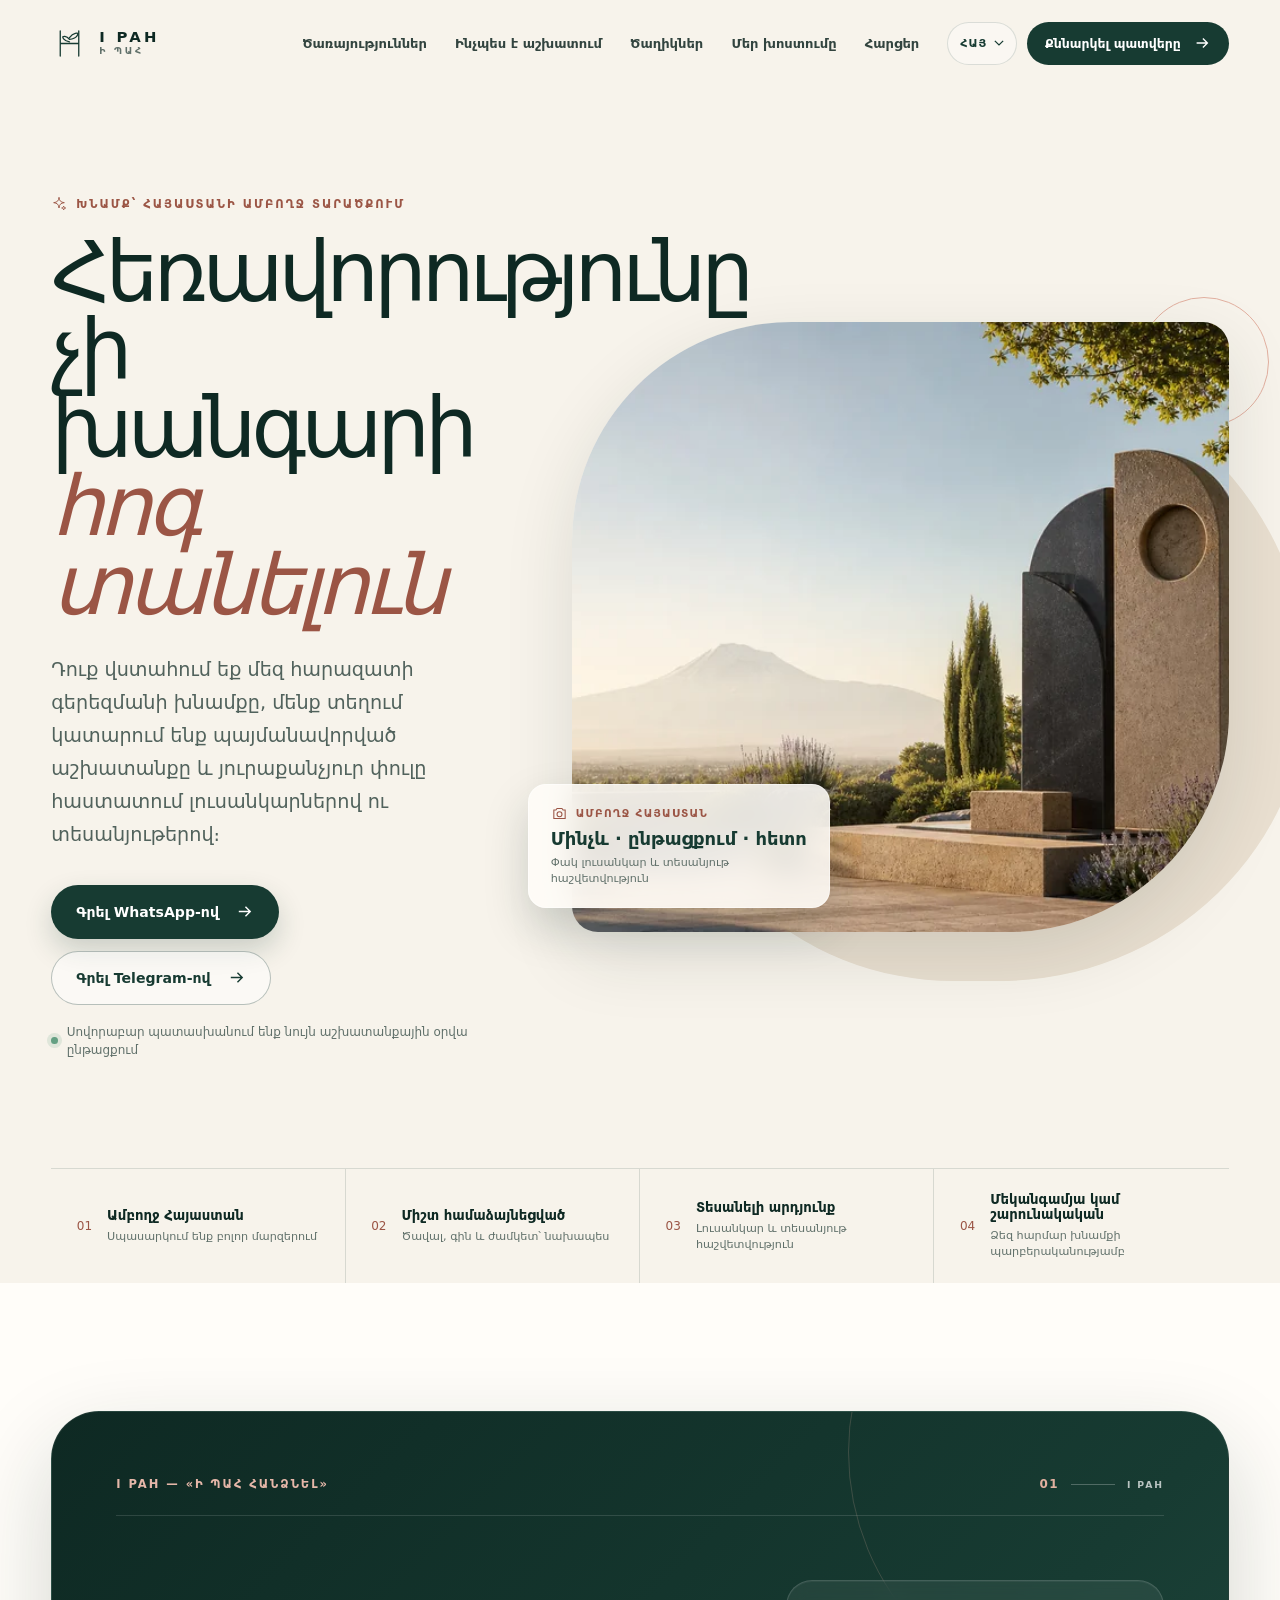
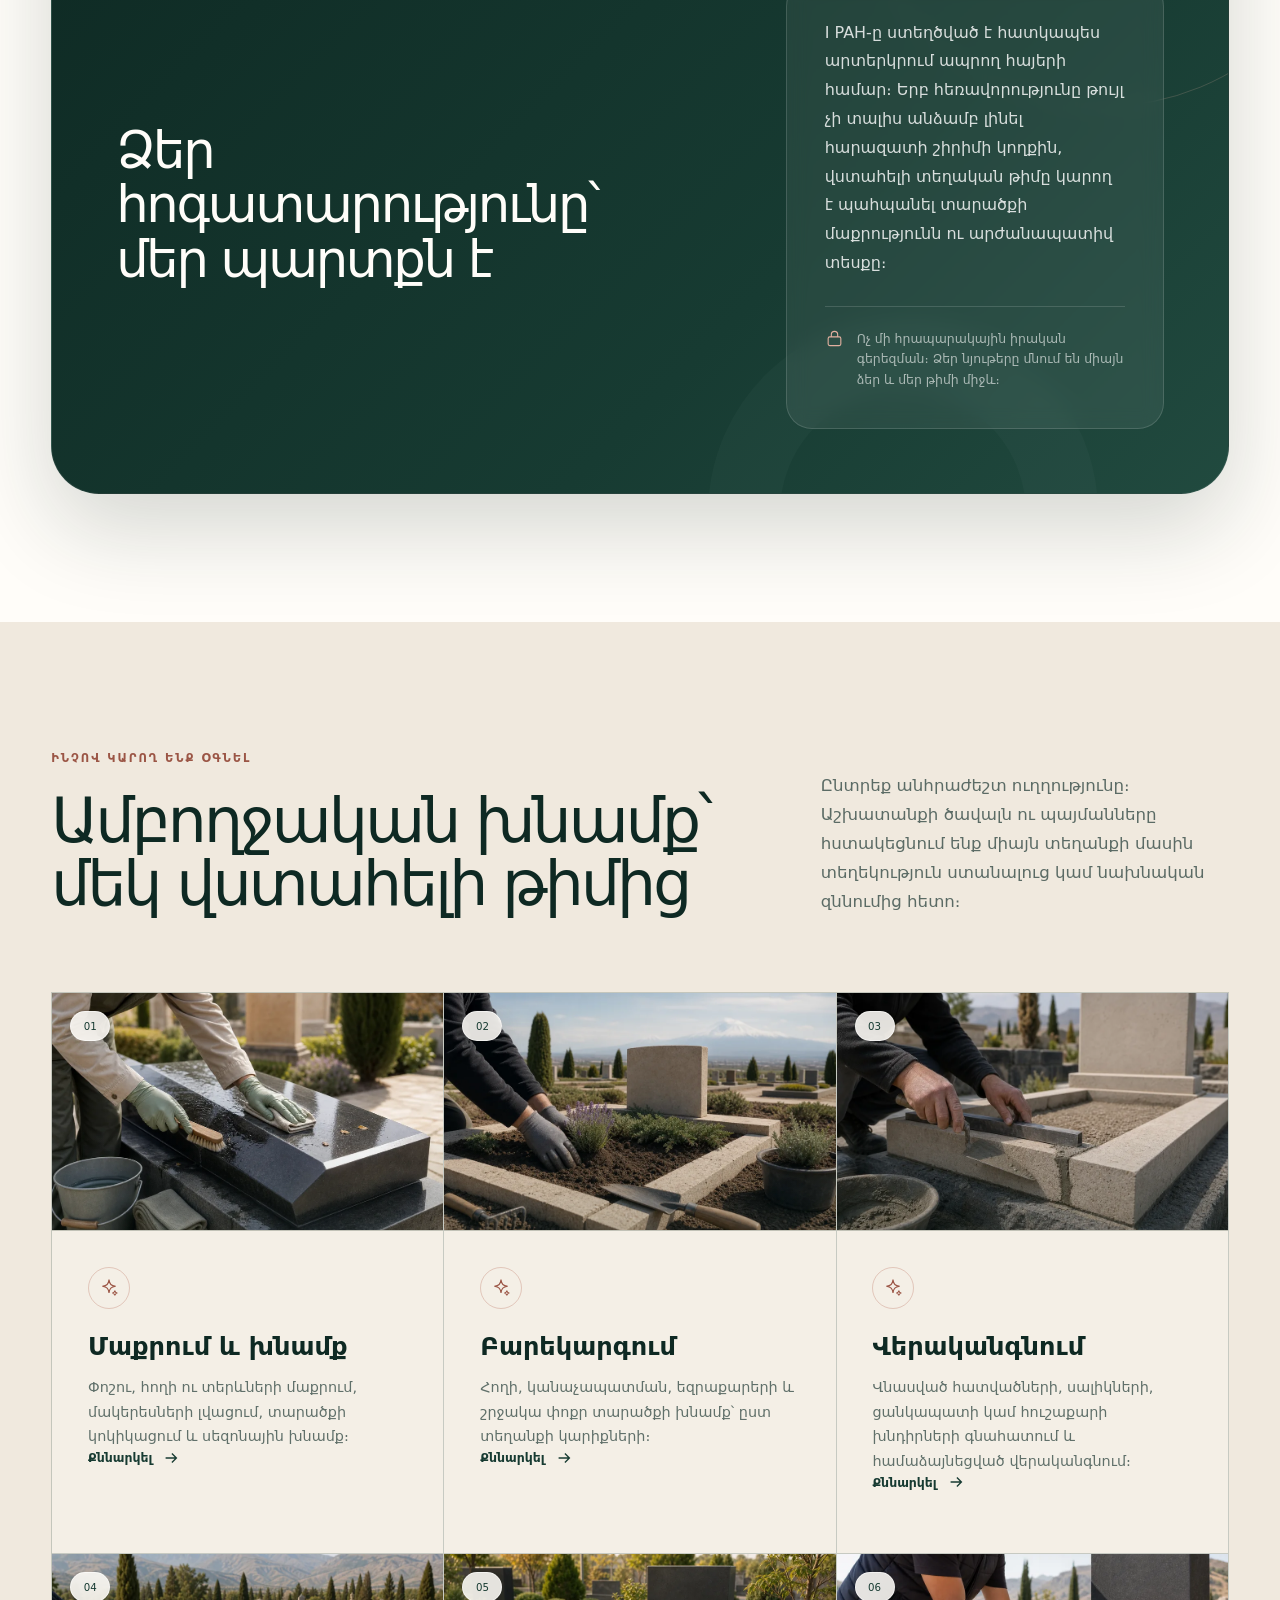
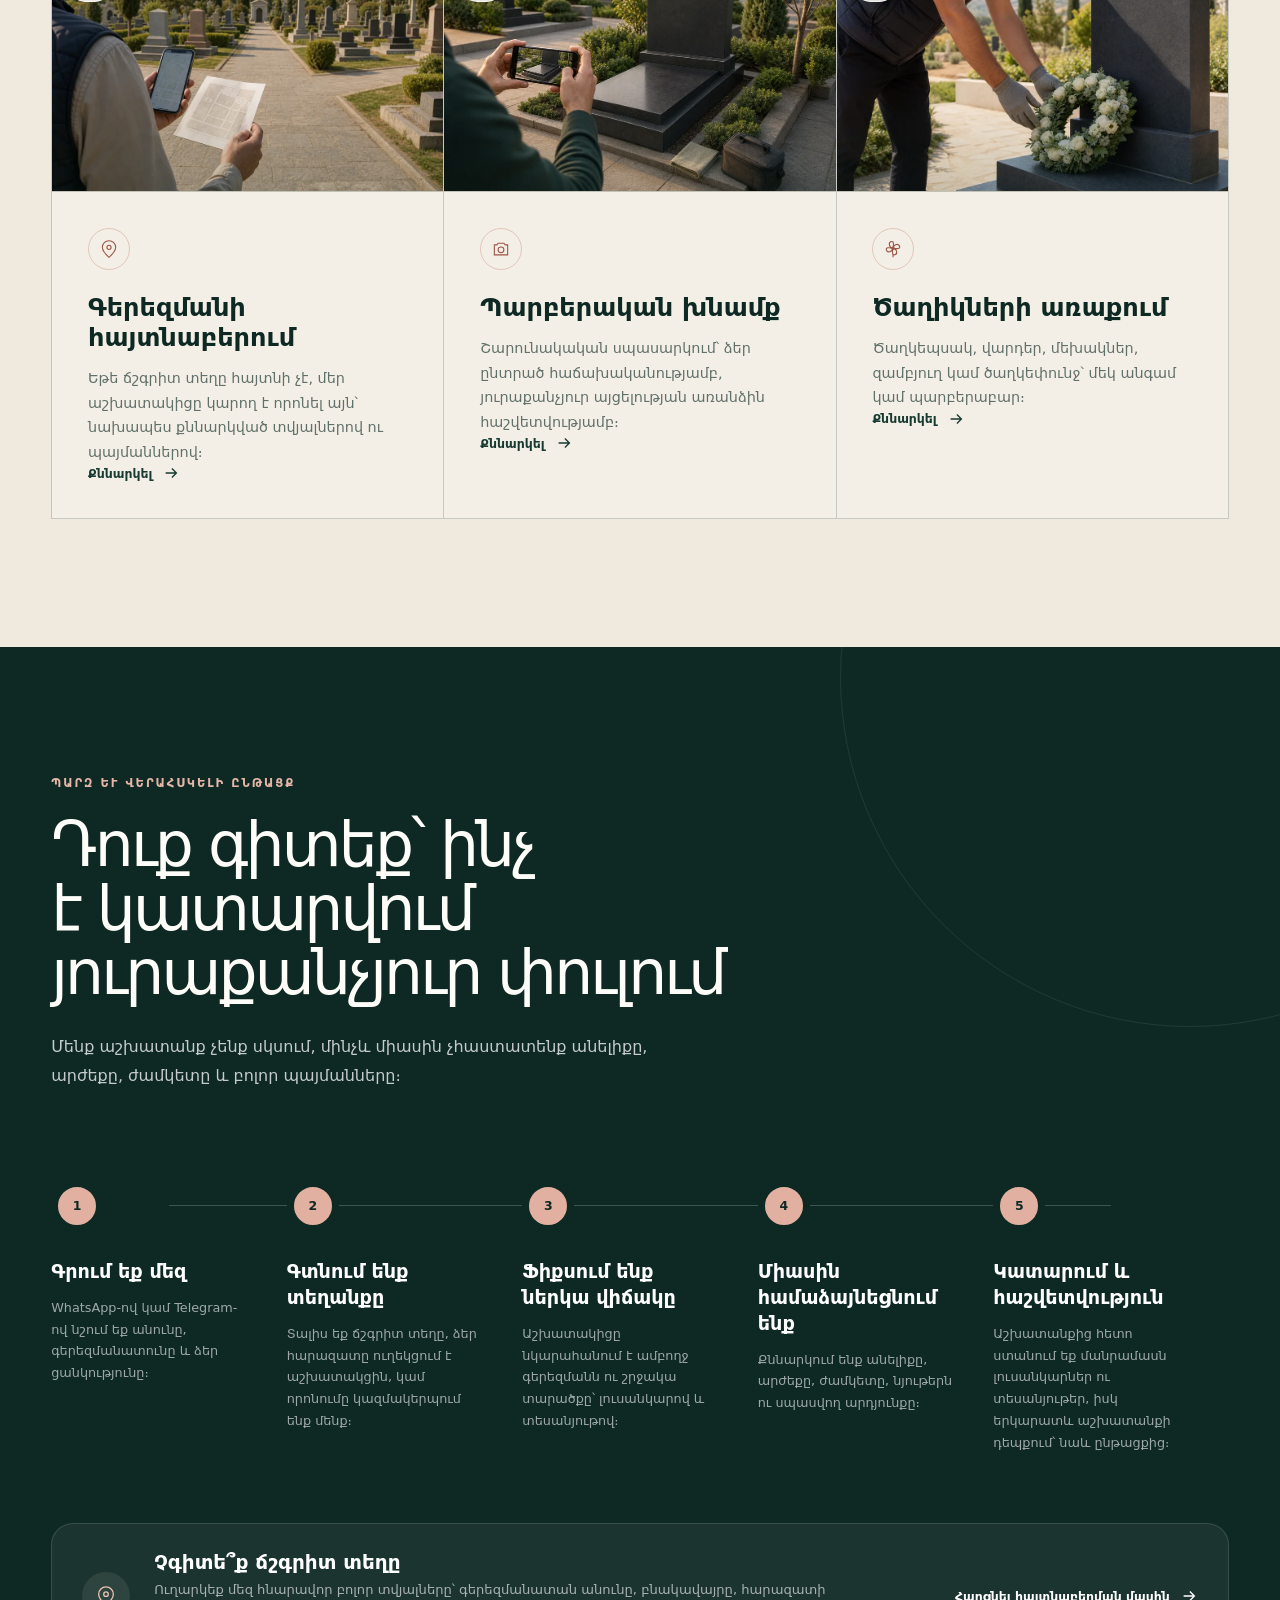
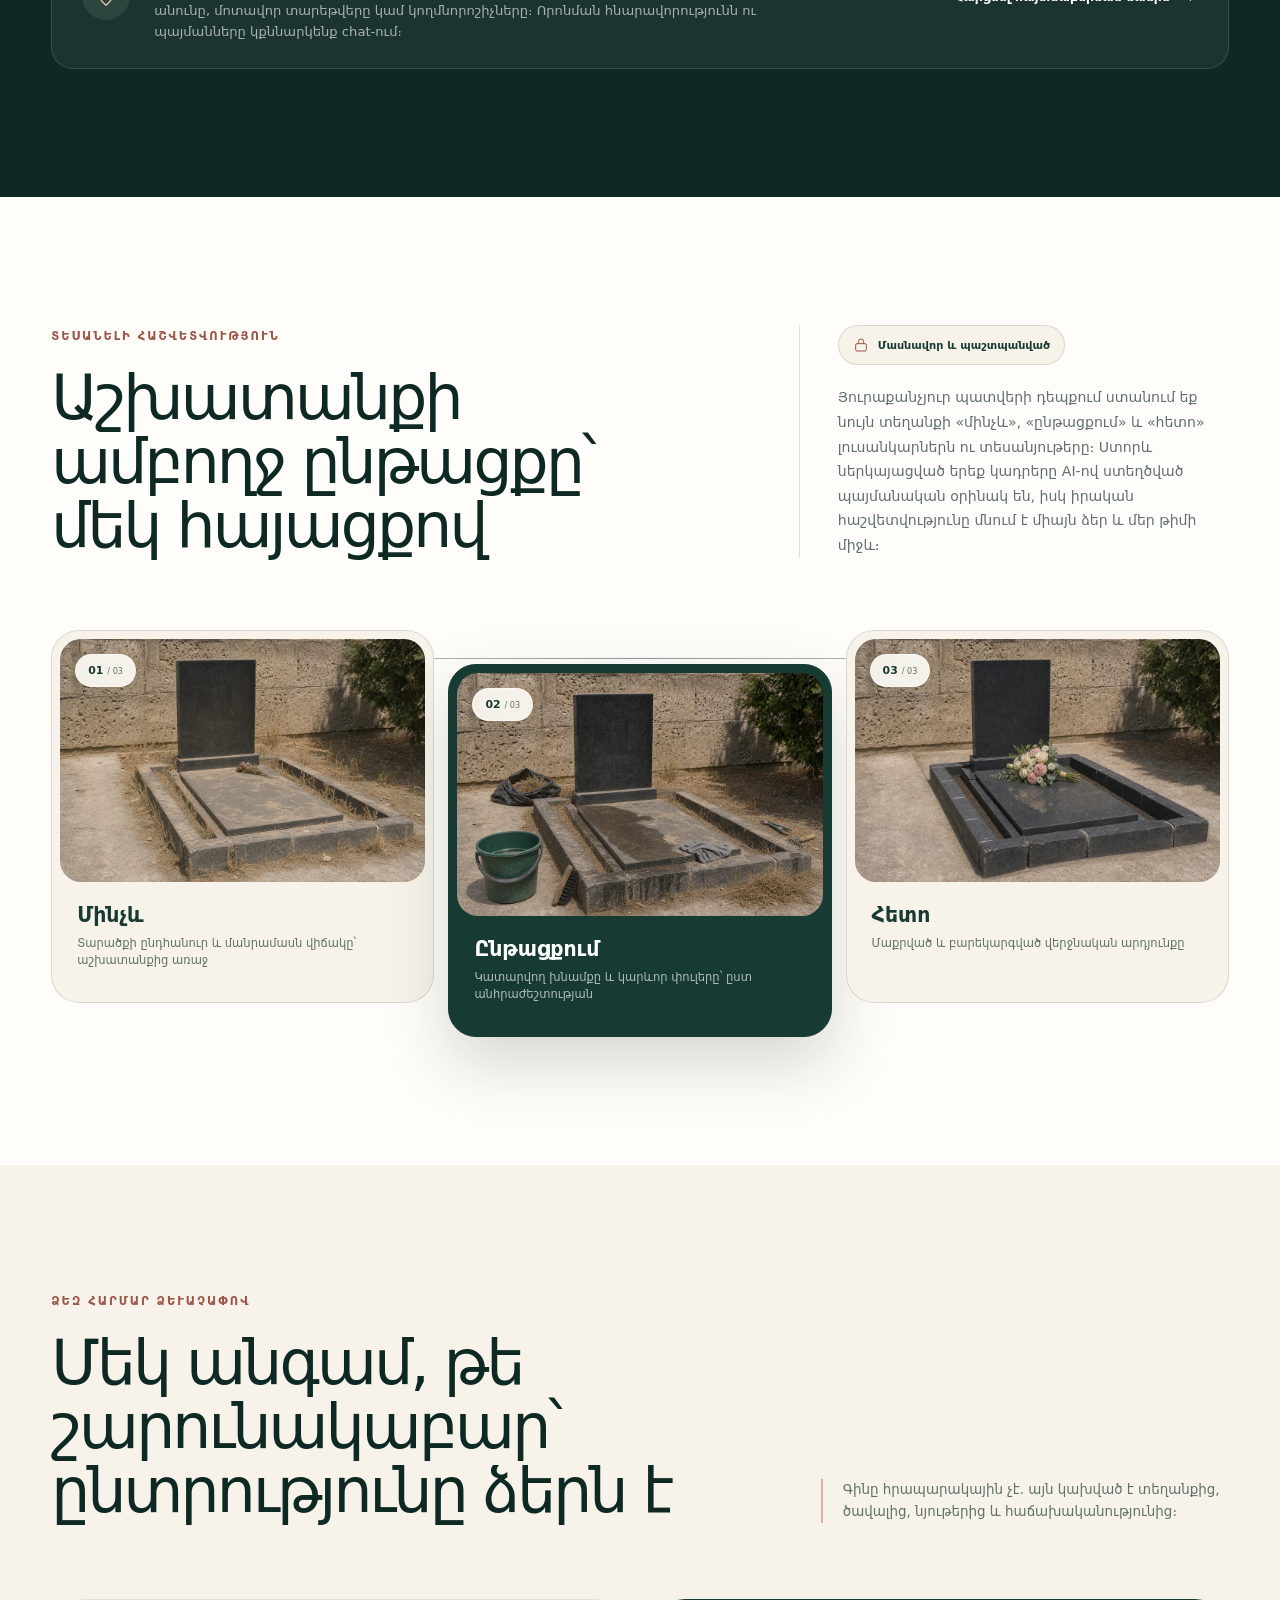
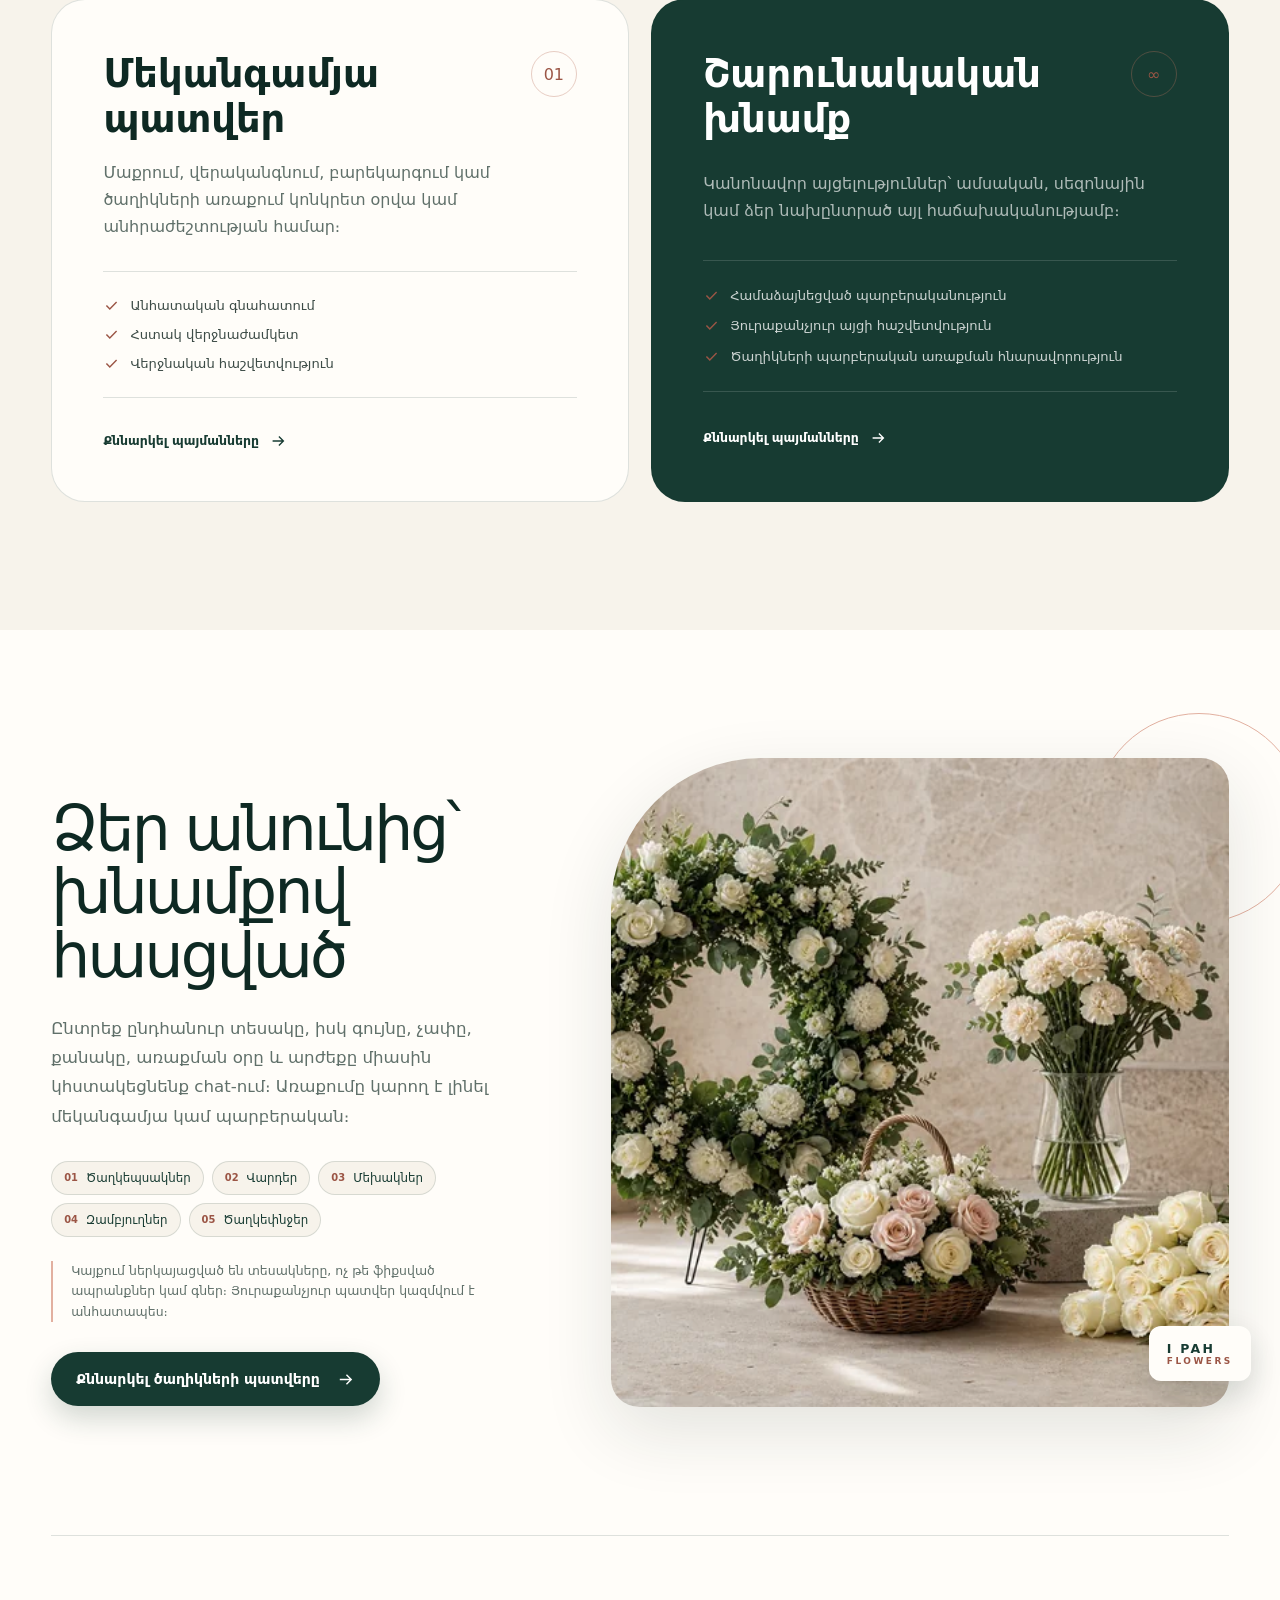
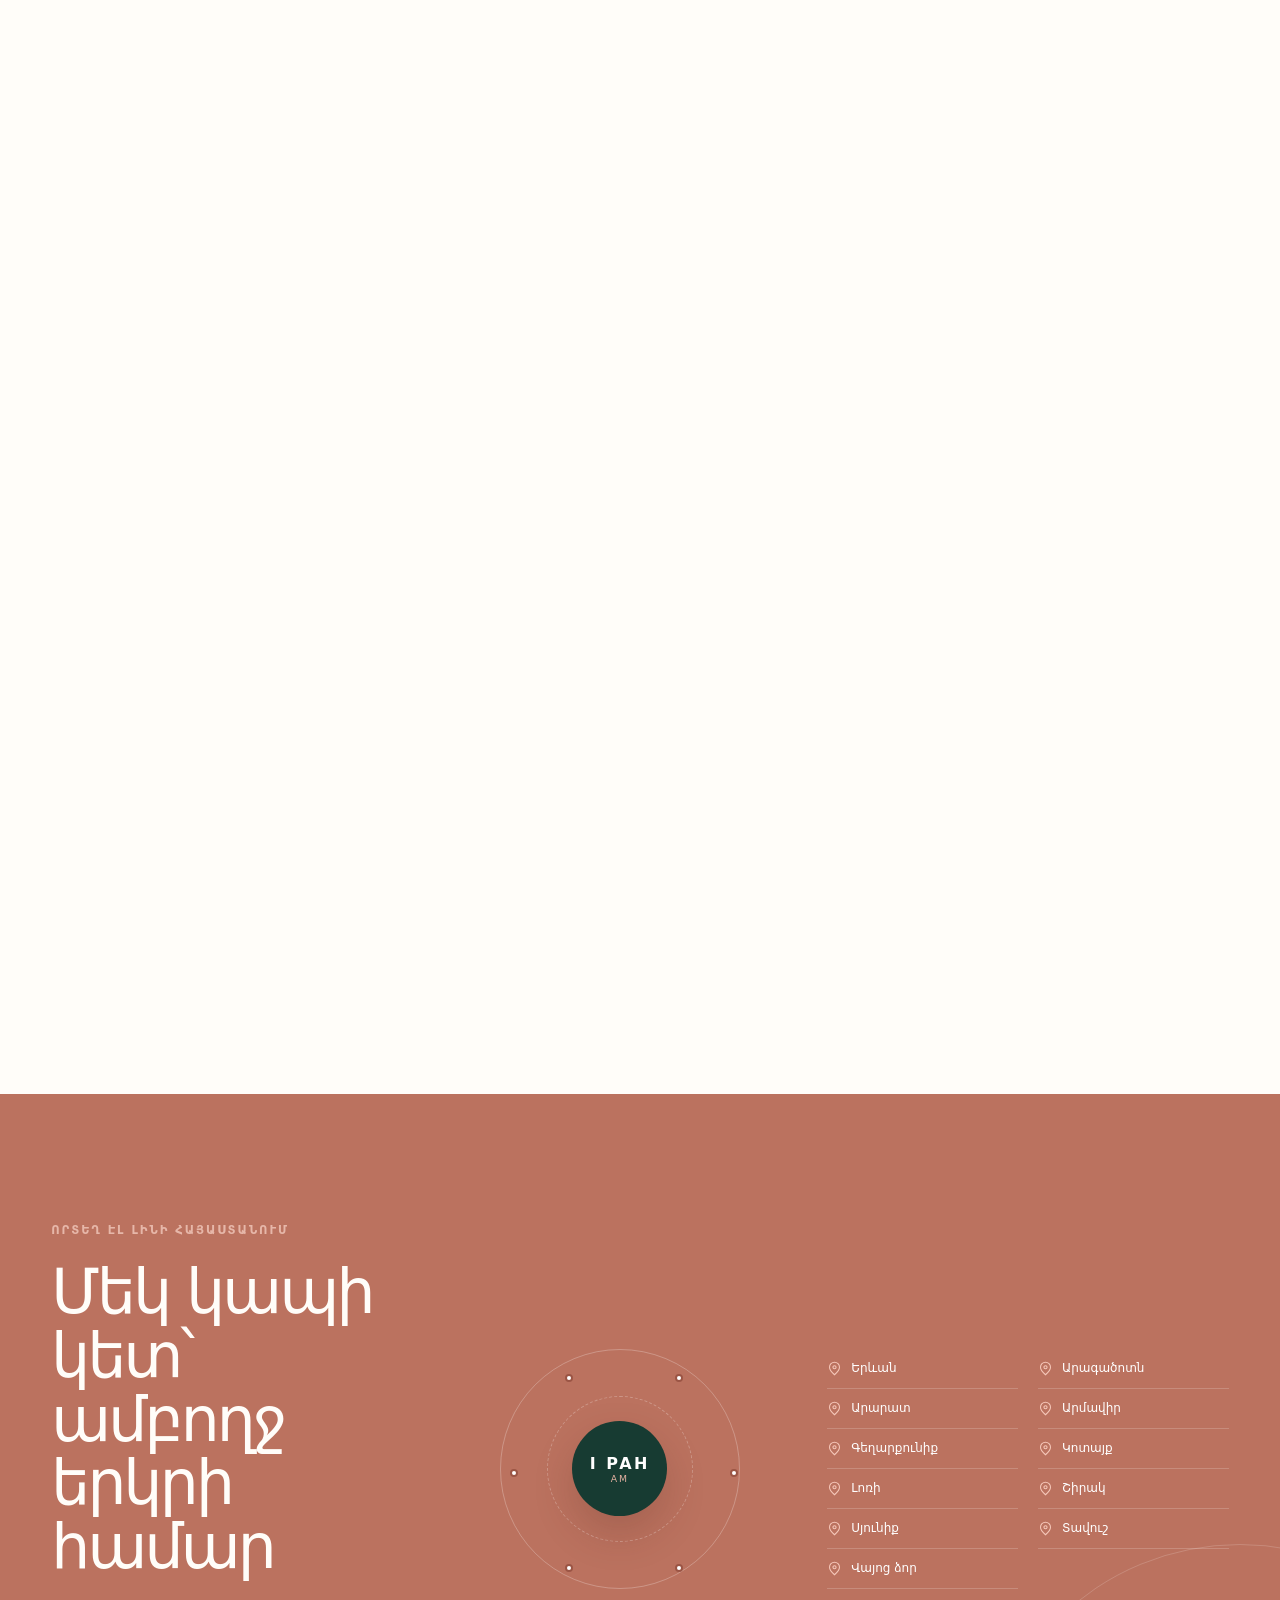
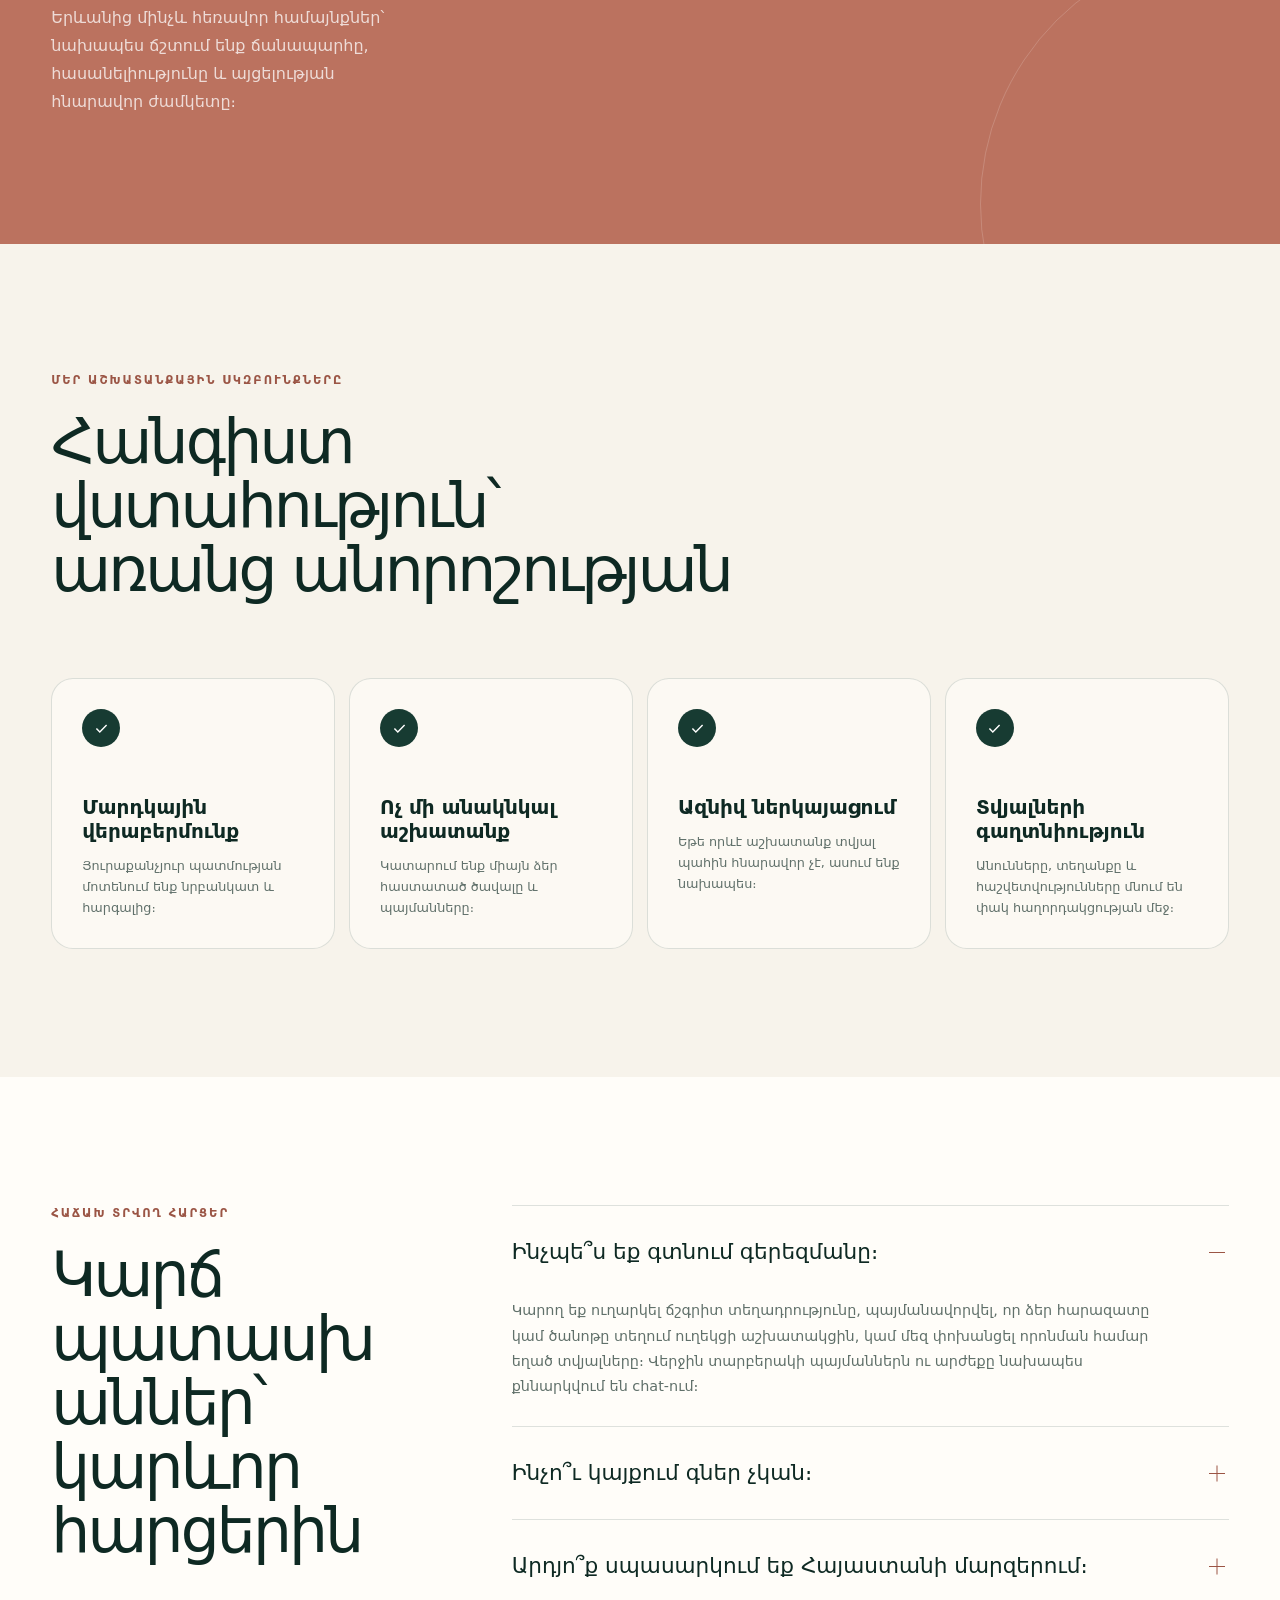
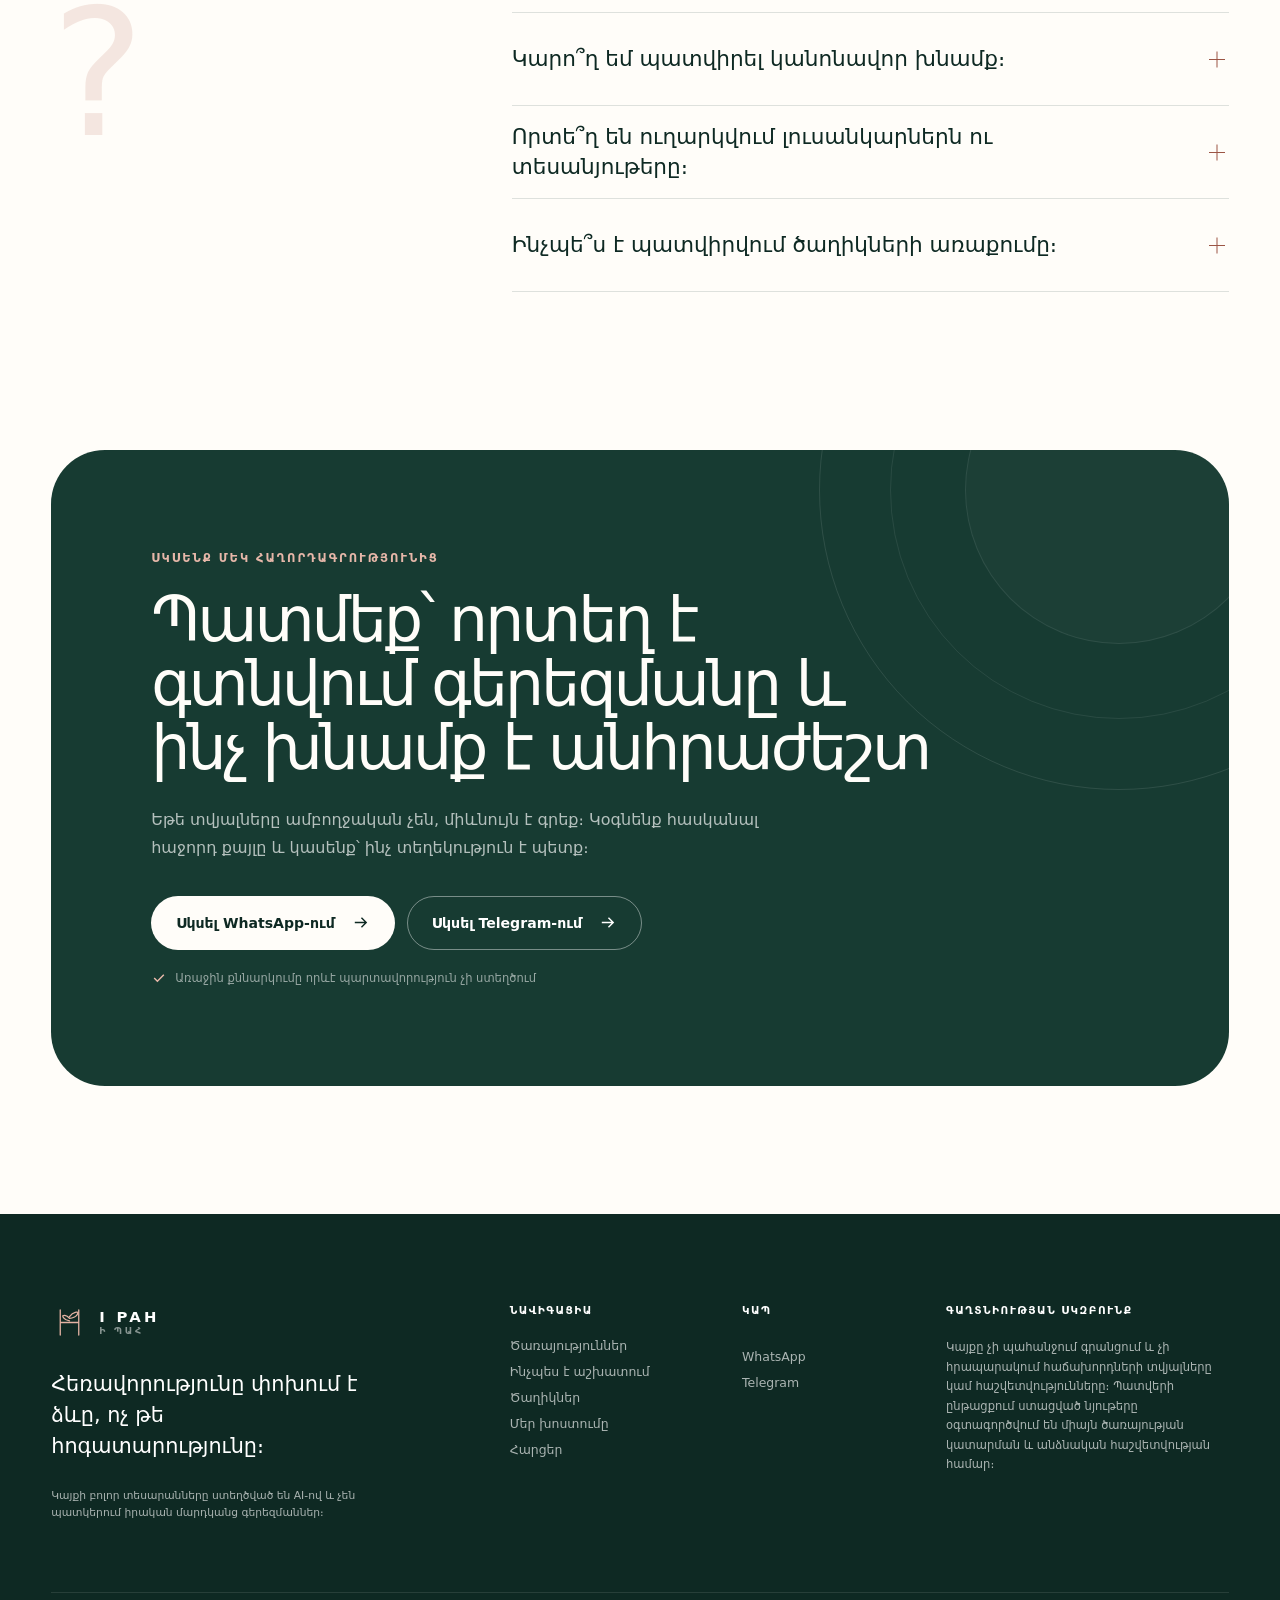
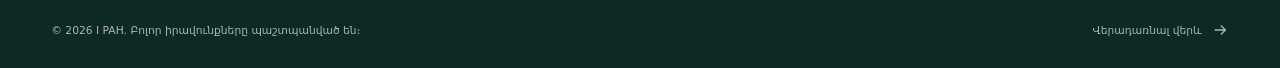
<file: hy/index.html>
<!doctype html><html lang="hy" class="no-js"><head><meta charset="utf-8"><meta name="viewport" content="width=device-width,initial-scale=1"><title>I PAH — գերեզմանների խնամք և ծաղիկների առաքում Հայաստանում</title><meta name="description" content="Գերեզմանների մաքրում, խնամք, բարեկարգում, վերականգնում, հայտնաբերում և ծաղիկների առաքում Հայաստանի ամբողջ տարածքում՝ լուսանկարներով ու տեսանյութերով հաշվետվությամբ։"><meta name="robots" content="index,follow,max-image-preview:large"><meta name="theme-color" content="#173b32"><link rel="canonical" href="https://ipah.am/hy/"><link rel="alternate" hreflang="hy" href="https://ipah.am/hy/"><link rel="alternate" hreflang="en" href="https://ipah.am/en/"><link rel="alternate" hreflang="ru" href="https://ipah.am/ru/"><link rel="alternate" hreflang="x-default" href="https://ipah.am/hy/"><meta property="og:type" content="website"><meta property="og:locale" content="hy_AM"><meta property="og:site_name" content="I PAH"><meta property="og:title" content="I PAH — գերեզմանների խնամք և ծաղիկների առաքում Հայաստանում"><meta property="og:description" content="Գերեզմանների մաքրում, խնամք, բարեկարգում, վերականգնում, հայտնաբերում և ծաղիկների առաքում Հայաստանի ամբողջ տարածքում՝ լուսանկարներով ու տեսանյութերով հաշվետվությամբ։"><meta property="og:url" content="https://ipah.am/hy/"><meta property="og:image" content="https://ipah.am/assets/images/ipah-hero-1600.webp"><meta property="og:image:alt" content="AI-ով ստեղծված լուսավոր և խնամված պայմանական հուշապուրակ՝ Արարատի տեսարանով"><meta name="twitter:card" content="summary_large_image"><meta name="twitter:title" content="I PAH — գերեզմանների խնամք և ծաղիկների առաքում Հայաստանում"><meta name="twitter:description" content="Գերեզմանների մաքրում, խնամք, բարեկարգում, վերականգնում, հայտնաբերում և ծաղիկների առաքում Հայաստանի ամբողջ տարածքում՝ լուսանկարներով ու տեսանյութերով հաշվետվությամբ։"><link rel="icon" href="/assets/favicon.svg" type="image/svg+xml"><link rel="manifest" href="/site.webmanifest"><link rel="preload" as="image" href="/assets/images/ipah-hero-960.webp" imagesrcset="/assets/images/ipah-hero-960.webp 960w, /assets/images/ipah-hero-1600.webp 1600w" imagesizes="(max-width: 900px) 100vw, 52vw" fetchpriority="high"><style>@layer reset,base,components,utilities;@layer reset{*,*::before,*::after{box-sizing:border-box}html{scroll-behavior:smooth}body,h1,h2,h3,p,ol,ul{margin:0}ol,ul{padding:0;list-style:none}img,picture{display:block;max-width:100%}button,a{font:inherit}button{border:0}a{color:inherit;text-decoration:none}svg{display:block}}@layer base{:root{--forest:#173b32;--forest-deep:#0e2923;--forest-soft:#2d5448;--cream:#f7f3eb;--cream-deep:#ede5d8;--paper:#fffdf9;--sand:#d8c7ad;--tuff:#9b5545;--tuff-soft:#e2b0a0;--sage:#91a596;--ink:#17201e;--muted:#60706a;--line:rgba(23,59,50,.14);--shadow:0 24px 70px rgba(25,38,33,.12);--display:"DejaVu Sans",ui-sans-serif,system-ui,sans-serif;--sans:"DejaVu Sans",ui-sans-serif,system-ui,sans-serif;--container:1240px;--pad:clamp(20px,4vw,52px);--radius-lg:34px;--radius-md:22px}html{background:var(--cream);color:var(--ink);font-family:var(--sans);-webkit-font-smoothing:antialiased}body{min-width:320px;overflow-x:clip;background:var(--paper)}body.menu-open{overflow:hidden}body.menu-open .site-header{position:fixed;background:var(--cream)}body.menu-open .mobile-contact-bar{transform:translateY(100%);visibility:hidden}::selection{color:white;background:var(--forest-soft)}:focus-visible{outline:3px solid #d98b75;outline-offset:4px}.container{width:min(100% - (var(--pad) * 2),var(--container));margin-inline:auto}.section{padding-block:clamp(82px,10vw,150px)}.section-title{max-width:790px;overflow-wrap:anywhere;color:var(--forest-deep);font-family:var(--display);font-size:clamp(2.35rem,4.8vw,5rem);font-weight:500;letter-spacing:-.045em;line-height:1.04;text-wrap:balance}.section-title--light{color:var(--paper)}.section-summary{max-width:570px;color:var(--muted);font-size:clamp(1rem,1.3vw,1.18rem);line-height:1.75}.section-head{display:grid;grid-template-columns:minmax(0,1.25fr) minmax(280px,.75fr);align-items:end;gap:clamp(32px,7vw,100px);margin-bottom:clamp(42px,6vw,76px)}.eyebrow{display:flex;align-items:center;gap:9px;margin-bottom:22px;color:var(--tuff);font-size:.72rem;font-weight:750;letter-spacing:.17em;line-height:1.4;text-transform:uppercase}.eyebrow svg{width:16px;height:16px;fill:none;stroke:currentColor;stroke-width:1.4}.eyebrow--light{color:#e6b7a9}}@layer components{.skip-link{position:fixed;z-index:1000;top:12px;left:12px;padding:12px 18px;transform:translateY(-150%);color:white;border-radius:8px;background:var(--forest);transition:transform .2s ease}.skip-link:focus{transform:none}.site-header{position:absolute;z-index:50;top:0;right:0;left:0;color:var(--forest-deep);transition:background .25s ease,box-shadow .25s ease,transform .25s ease}.site-header.is-sticky{position:fixed;background:rgba(255,253,249,.9);box-shadow:0 1px 0 var(--line);backdrop-filter:blur(18px)}.header-inner{position:relative;z-index:46;display:flex;height:86px;align-items:center;justify-content:space-between;gap:28px}.brand{display:inline-flex;flex:0 0 auto;align-items:center;gap:11px}.brand-mark{display:grid;width:37px;height:37px;place-items:center;color:var(--forest)}.brand-mark svg{width:100%;height:100%;fill:none;stroke:currentColor;stroke-width:1.55;stroke-linecap:round;stroke-linejoin:round}.brand-words{display:grid;gap:1px;line-height:1}.brand-words strong{font-size:.93rem;letter-spacing:.22em}.brand-words small{color:var(--muted);font-size:.58rem;font-weight:700;letter-spacing:.29em}.desktop-nav{display:flex;align-items:center;gap:clamp(16px,2.2vw,34px);margin-left:auto}.desktop-nav a{position:relative;padding-block:12px;color:#32443f;font-size:.82rem;font-weight:650}.desktop-nav a::after{position:absolute;right:0;bottom:7px;left:0;height:1px;transform:scaleX(0);transform-origin:right;background:var(--tuff);content:"";transition:transform .25s ease}.desktop-nav a:hover::after{transform:scaleX(1);transform-origin:left}.header-actions{display:flex;align-items:center;gap:10px}.header-cta{display:inline-flex;min-height:43px;align-items:center;gap:12px;padding:0 18px;color:white;border-radius:999px;background:var(--forest);cursor:pointer;font-size:.78rem;font-weight:750;transition:transform .2s ease,background .2s ease}.header-cta:hover{transform:translateY(-2px);background:var(--forest-soft)}.header-cta svg,.text-link svg,.service-card a svg,.footer-bottom a svg{width:18px;height:18px;fill:none;stroke:currentColor;stroke-width:1.5;transition:transform .25s ease}.header-cta:hover svg,.text-link:hover svg,.service-card a:hover svg,.footer-bottom a:hover svg{transform:translateX(4px)}.language-switcher{position:relative}.language-button{display:flex;height:43px;align-items:center;gap:7px;padding:0 12px;color:var(--forest);border:1px solid var(--line);border-radius:999px;background:rgba(255,255,255,.36);cursor:pointer;font-size:.7rem;font-weight:800;letter-spacing:.08em}.language-button svg{width:10px;fill:none;stroke:currentColor;stroke-width:1.5;transition:transform .2s ease}.language-button[aria-expanded="true"] svg{transform:rotate(180deg)}.language-menu{position:absolute;top:calc(100% + 10px);right:0;width:170px;padding:8px;border:1px solid var(--line);border-radius:14px;background:var(--paper);box-shadow:var(--shadow)}.language-menu a{display:flex;align-items:baseline;justify-content:space-between;padding:11px 12px;border-radius:8px}.language-menu a:hover,.language-menu a[aria-current="page"]{background:var(--cream)}.language-menu span{font-size:.75rem;font-weight:800}.language-menu small{color:var(--muted);font-size:.72rem}.menu-toggle{position:relative;display:none;width:43px;height:43px;cursor:pointer;border-radius:50%;background:var(--forest)}.menu-toggle span{position:absolute;top:50%;left:50%;width:17px;height:1px;background:white;transition:transform .2s ease}.menu-toggle span:first-child{transform:translate(-50%,-4px)}.menu-toggle span:last-child{transform:translate(-50%,4px)}.menu-toggle[aria-expanded="true"] span:first-child{transform:translate(-50%,0) rotate(45deg)}.menu-toggle[aria-expanded="true"] span:last-child{transform:translate(-50%,0) rotate(-45deg)}.mobile-menu{position:fixed;z-index:45;inset:0;padding:112px var(--pad) calc(32px + env(safe-area-inset-bottom));overflow-y:auto;overscroll-behavior:contain;background:var(--cream);-webkit-overflow-scrolling:touch}.mobile-menu nav{display:grid}.mobile-link{padding:15px 0;border-bottom:1px solid var(--line);font-family:var(--display);font-size:clamp(1.55rem,7vw,2.3rem)}.mobile-menu__actions{display:flex;flex-wrap:wrap;gap:12px;margin-top:34px}.button{display:inline-flex;min-height:54px;align-items:center;justify-content:center;gap:16px;padding:0 24px;border:1px solid transparent;border-radius:999px;cursor:pointer;font-size:.88rem;font-weight:750;line-height:1.15;transition:transform .2s ease,background .2s ease,color .2s ease,border-color .2s ease}.chat-choice-trigger{font-family:inherit}.text-link.chat-choice-trigger{padding:0;text-align:left;background:transparent;cursor:pointer}.button svg{width:19px;height:19px;fill:none;stroke:currentColor;stroke-width:1.5;transition:transform .25s ease}.button:hover{transform:translateY(-3px)}.button:hover svg{transform:translateX(4px)}.button--primary{color:white;background:var(--forest);box-shadow:0 12px 28px rgba(23,59,50,.2)}.button--primary:hover{background:var(--forest-soft)}.button--secondary{color:var(--forest);border-color:rgba(23,59,50,.3);background:rgba(255,255,255,.5)}.button--secondary:hover{border-color:var(--forest);background:white}.button--light{color:var(--forest-deep);background:var(--paper)}.button--outline-light{color:white;border-color:rgba(255,255,255,.42);background:transparent}.button--outline-light:hover{border-color:white;background:rgba(255,255,255,.09)}.hero{min-height:100svh;padding-top:86px;overflow:hidden;background:var(--cream)}.hero-grid{display:grid;min-height:calc(100svh - 200px);grid-template-columns:minmax(360px,.82fr) minmax(520px,1.18fr);align-items:center;gap:clamp(40px,5vw,78px);padding-block:clamp(46px,7vw,92px)}.hero-copy{position:relative;z-index:2;min-width:0;padding-block:20px}.hero-copy h1{max-width:680px;color:var(--forest-deep);font-family:var(--display);font-size:clamp(3.15rem,6.5vw,6.6rem);font-weight:500;letter-spacing:-.06em;line-height:.94;text-wrap:balance}.hero-copy h1 em{color:var(--tuff);font-weight:inherit}.hero-lead{max-width:610px;margin-top:28px;color:#51625c;font-size:clamp(1.05rem,1.5vw,1.25rem);line-height:1.72}.hero-actions{display:flex;flex-wrap:wrap;gap:12px;margin-top:34px}.response-note{display:flex;align-items:center;gap:9px;margin-top:18px;color:var(--muted);font-size:.75rem;line-height:1.5}.response-note span{width:7px;height:7px;border-radius:50%;background:#65a083;box-shadow:0 0 0 4px rgba(101,160,131,.16)}.hero-visual{position:relative;min-height:610px;isolation:isolate}.hero-visual::before{position:absolute;z-index:-1;inset:6% -12% -8% 14%;border-radius:48% 52% 48% 45%;background:#e9dfd0;content:""}.hero-visual picture{position:absolute;inset:0;overflow:hidden;border-radius:220px 26px 220px 26px;box-shadow:var(--shadow)}.hero-visual img{width:100%;height:100%;object-fit:cover;object-position:57% center;animation:hero-breathe 18s ease-in-out infinite alternate}.hero-report-card{position:absolute;z-index:2;bottom:24px;left:-44px;display:grid;min-width:260px;gap:6px;padding:20px 22px;border:1px solid rgba(255,255,255,.45);border-radius:18px;background:rgba(255,253,249,.88);box-shadow:0 20px 45px rgba(20,44,37,.18);backdrop-filter:blur(14px)}.hero-report-card>div{display:flex;align-items:center;gap:8px;color:var(--tuff);font-size:.66rem;font-weight:800;letter-spacing:.12em;text-transform:uppercase}.hero-report-card svg{width:17px;height:17px;fill:none;stroke:currentColor;stroke-width:1.5}.hero-report-card strong{color:var(--forest);font-family:var(--display);font-size:1.12rem;font-weight:600}.hero-report-card small{max-width:210px;color:var(--muted);font-size:.7rem;line-height:1.45}.hero-orbit{position:absolute;z-index:-1;top:-25px;right:-40px;width:130px;height:130px;border:1px solid var(--tuff-soft);border-radius:50%}.hero-orbit::before{position:absolute;top:50%;left:-4px;width:8px;height:8px;border-radius:50%;background:var(--tuff);content:""}.trust-strip{display:grid;grid-template-columns:repeat(4,1fr);border-top:1px solid var(--line)}.trust-item{display:flex;min-height:114px;align-items:center;gap:15px;padding:20px clamp(16px,2vw,28px);border-right:1px solid var(--line)}.trust-item:last-child{border-right:0}.trust-item>span{color:var(--tuff);font-family:var(--display);font-size:.75rem}.trust-item div{display:grid;gap:6px}.trust-item strong{color:var(--forest-deep);font-size:.83rem}.trust-item small{color:var(--muted);font-size:.7rem;line-height:1.45}.intro{position:relative;overflow:hidden;background:var(--paper)}.intro-panel{position:relative;overflow:hidden;padding:clamp(36px,5vw,68px);color:white;border:1px solid rgba(255,255,255,.08);border-radius:clamp(30px,4vw,48px);background:linear-gradient(135deg,var(--forest-deep),var(--forest) 64%,#214a3f);box-shadow:0 34px 90px rgba(14,41,35,.18)}.intro-panel::before{position:absolute;top:-215px;right:-130px;width:510px;height:510px;border:1px solid rgba(226,176,160,.2);border-radius:50%;content:""}.intro-panel::after{position:absolute;right:11%;bottom:-215px;width:390px;height:390px;border:72px solid rgba(255,255,255,.025);border-radius:50%;content:""}.intro-panel-head{position:relative;z-index:1;display:flex;align-items:center;justify-content:space-between;gap:24px;margin-bottom:clamp(40px,5vw,66px);padding-bottom:22px;border-bottom:1px solid rgba(255,255,255,.13)}.intro-panel-head .eyebrow{margin:0}.intro-index{display:flex;align-items:center;gap:12px;color:rgba(255,255,255,.7);font-family:var(--display)}.intro-index b{color:var(--tuff-soft);font-size:.75rem;letter-spacing:.12em}.intro-index i{width:44px;height:1px;background:rgba(255,255,255,.25)}.intro-index small{font-size:.58rem;font-weight:750;letter-spacing:.2em}.intro-grid{position:relative;z-index:1;display:grid;grid-template-columns:minmax(0,1.08fr) minmax(340px,.72fr);align-items:center;gap:clamp(54px,8vw,112px)}.intro .section-title{max-width:690px;overflow-wrap:normal;font-size:clamp(2.8rem,4vw,3.6rem);line-height:1.06;word-break:normal;text-wrap:balance}.intro-body{padding:clamp(26px,3vw,38px);border:1px solid rgba(255,255,255,.14);border-radius:26px;background:rgba(255,255,255,.065);box-shadow:inset 0 1px 0 rgba(255,255,255,.05);backdrop-filter:blur(10px)}.intro-body>p{max-width:520px;color:rgba(255,255,255,.82);font-size:clamp(.98rem,1.25vw,1.13rem);line-height:1.8}.privacy-note{display:flex;max-width:520px;align-items:flex-start;gap:13px;margin-top:28px;padding-top:22px;color:rgba(255,255,255,.6);border-top:1px solid rgba(255,255,255,.14);font-size:.78rem;line-height:1.65}.privacy-note svg{width:19px;min-width:19px;fill:none;stroke:var(--tuff-soft);stroke-width:1.4}.services{background:#f0e9de}.service-grid{display:grid;grid-template-columns:repeat(3,1fr);border-top:1px solid rgba(23,59,50,.2);border-left:1px solid rgba(23,59,50,.2)}.services .section-summary{color:#5b6b65}.service-card{position:relative;display:flex;min-height:560px;flex-direction:column;overflow:hidden;border-right:1px solid rgba(23,59,50,.2);border-bottom:1px solid rgba(23,59,50,.2);background:rgba(255,253,249,.26);transition:background .3s ease,transform .3s ease}.service-card::before{position:absolute;right:-70px;bottom:-85px;width:190px;height:190px;transform:scale(.7);border:1px solid rgba(187,114,95,.34);border-radius:50%;content:"";opacity:0;transition:opacity .3s ease,transform .5s ease}.service-card:hover{z-index:1;background:var(--paper)}.service-card:hover::before{transform:scale(1);opacity:1}.service-media{position:relative;height:238px;flex:0 0 auto;overflow:hidden;border-bottom:1px solid rgba(23,59,50,.2);background:var(--cream-deep)}.service-media::after{position:absolute;inset:0;background:linear-gradient(180deg,transparent 55%,rgba(14,41,35,.18));content:"";pointer-events:none}.service-media img{width:100%;height:100%;object-fit:cover;transition:transform .65s cubic-bezier(.2,.7,.2,1),filter .35s ease}.service-card:hover .service-media img{transform:scale(1.045)}.service-media--cleaning img{object-position:55% 47%}.service-media--landscaping img{object-position:57% 62%}.service-media--restoration img{object-position:50% 70%}.service-media--location img{object-position:50% 67%}.service-media--ongoing img{object-position:78% 48%}.service-media--delivery img{object-position:48% 60%}.service-number{position:absolute;z-index:2;top:18px;left:18px;display:grid;min-width:40px;height:30px;place-items:center;color:var(--forest);border:1px solid rgba(255,255,255,.55);border-radius:999px;background:rgba(255,253,249,.88);box-shadow:0 8px 22px rgba(20,44,37,.12);backdrop-filter:blur(10px);font-family:var(--display);font-size:.64rem}.service-content{position:relative;z-index:1;display:flex;min-height:322px;flex:1;flex-direction:column;padding:clamp(26px,2.8vw,38px)}.service-icon{display:grid;width:42px;height:42px;margin:0 0 22px;place-items:center;color:var(--tuff);border:1px solid rgba(187,114,95,.32);border-radius:50%}.service-icon svg{width:20px;height:20px;fill:none;stroke:currentColor;stroke-width:1.3}.service-card h3{color:var(--forest-deep);font-family:var(--display);font-size:clamp(1.35rem,2vw,1.8rem);font-weight:550}.service-card p{margin-top:14px;color:var(--muted);font-size:.9rem;line-height:1.7}.service-card a{display:flex;width:fit-content;align-items:center;gap:10px;margin-top:auto;padding-top:24px;color:var(--forest);font-size:.78rem;font-weight:800}.process{position:relative;overflow:hidden;color:rgba(255,255,255,.76);background:var(--forest-deep)}.process::before{position:absolute;top:-320px;right:-260px;width:700px;height:700px;border:1px solid rgba(255,255,255,.08);border-radius:50%;content:""}.process-head{display:grid;max-width:880px}.process-head>p:last-child{max-width:650px;margin-top:28px;font-size:1rem;line-height:1.8}.process-list{position:relative;display:grid;grid-template-columns:repeat(5,1fr);margin-top:clamp(56px,7vw,90px)}.process-list::before{position:absolute;top:25px;right:10%;left:10%;height:1px;background:rgba(255,255,255,.2);content:""}.process-step{position:relative;padding-right:clamp(20px,3vw,42px)}.step-index{position:relative;z-index:1;display:grid;width:52px;height:52px;place-items:center;color:var(--forest-deep);border:7px solid var(--forest-deep);border-radius:50%;background:var(--tuff-soft)}.step-index span{font-family:var(--display);font-size:.78rem;font-weight:700}.process-step h3{margin-top:27px;color:white;font-family:var(--display);font-size:1.2rem;font-weight:550;line-height:1.35}.process-step p{margin-top:12px;color:rgba(255,255,255,.6);font-size:.8rem;line-height:1.7}.location-callout{display:grid;grid-template-columns:auto 1fr auto;align-items:center;gap:24px;margin-top:70px;padding:26px 30px;border:1px solid rgba(255,255,255,.13);border-radius:var(--radius-md);background:rgba(255,255,255,.055)}.location-icon{display:grid;width:48px;height:48px;place-items:center;color:#f0c2b5;border-radius:50%;background:rgba(255,255,255,.08)}.location-icon svg{width:22px;fill:none;stroke:currentColor;stroke-width:1.4}.location-callout h3{color:white;font-family:var(--display);font-size:1.25rem;font-weight:550}.location-callout p{max-width:690px;margin-top:5px;color:rgba(255,255,255,.62);font-size:.82rem;line-height:1.6}.text-link{display:inline-flex;align-items:center;gap:10px;color:var(--forest);font-size:.78rem;font-weight:800}.text-link--light{color:white}.report{overflow:hidden;background:var(--paper)}.report-head{display:grid;grid-template-columns:minmax(0,1.08fr) minmax(310px,.72fr);align-items:end;gap:clamp(42px,8vw,110px)}.report-head .section-title{max-width:850px}.report-meta{display:grid;gap:20px;padding-left:clamp(22px,3vw,38px);border-left:1px solid var(--line)}.report-meta p{max-width:590px;color:var(--muted);font-size:.88rem;line-height:1.75}.report-private{display:inline-flex;width:fit-content;align-items:center;gap:9px;padding:11px 14px;color:var(--forest);border:1px solid var(--line);border-radius:999px;background:var(--cream);font-size:.7rem;font-weight:750}.report-private svg{width:16px;fill:none;stroke:var(--tuff);stroke-width:1.5}.report-story{position:relative;display:grid;grid-template-columns:repeat(3,minmax(0,1fr));gap:14px;margin-top:clamp(46px,6vw,72px);padding-bottom:34px}.report-story::before{position:absolute;top:28px;right:7%;left:7%;height:1px;background:linear-gradient(90deg,var(--tuff-soft),var(--forest),var(--tuff-soft));content:"";opacity:.5}.report-stage{position:relative;z-index:1;margin:0;padding:8px;border:1px solid var(--line);border-radius:28px;background:var(--cream);transition:transform .45s cubic-bezier(.2,.75,.2,1),box-shadow .45s ease}.report-stage--during{transform:translateY(34px);border-color:var(--forest);background:var(--forest);box-shadow:0 26px 65px rgba(20,44,37,.18)}.report-stage:hover{transform:translateY(-5px);box-shadow:0 22px 55px rgba(20,44,37,.14)}.report-stage--during:hover{transform:translateY(29px)}.report-stage-media{position:relative;overflow:hidden;border-radius:21px;background:var(--cream-deep)}.report-stage-media img{width:100%;height:auto;aspect-ratio:3 / 2;object-fit:cover;transition:transform .7s cubic-bezier(.2,.7,.2,1)}.report-stage:hover img{transform:scale(1.025)}.report-stage-count{position:absolute;top:15px;left:15px;display:flex;align-items:baseline;gap:4px;padding:9px 12px;color:var(--forest);border:1px solid rgba(255,255,255,.5);border-radius:999px;background:rgba(255,253,249,.9);box-shadow:0 8px 24px rgba(20,44,37,.12);backdrop-filter:blur(10px);font-family:var(--display)}.report-stage-count b{font-size:.68rem}.report-stage-count small{color:var(--muted);font-size:.51rem}.report-stage figcaption{display:grid;gap:8px;min-height:112px;align-content:start;padding:21px 17px 16px}.report-stage figcaption strong{color:var(--forest);font-family:var(--display);font-size:1.28rem;font-weight:550}.report-stage figcaption small{max-width:330px;color:var(--muted);font-size:.72rem;line-height:1.5}.report-stage--during figcaption strong{color:white}.report-stage--during figcaption small{color:rgba(255,255,255,.66)}.plans{background:var(--cream)}.price-note{max-width:480px;padding-left:20px;color:var(--muted);border-left:2px solid var(--tuff-soft);font-size:.84rem;line-height:1.65}.plan-grid{display:grid;grid-template-columns:repeat(2,1fr);gap:22px}.plan-card{display:grid;grid-template-columns:1fr auto;padding:clamp(32px,4vw,54px);border:1px solid var(--line);border-radius:var(--radius-lg);background:var(--paper)}.plan-card--featured{color:white;background:var(--forest)}.plan-chip{display:grid;width:46px;height:46px;grid-column:2;grid-row:1 / 3;place-items:center;color:var(--tuff);border:1px solid rgba(187,114,95,.35);border-radius:50%;font-family:var(--display)}.plan-card h3{grid-column:1;color:var(--forest-deep);font-family:var(--display);font-size:clamp(1.8rem,3vw,2.6rem);font-weight:550}.plan-card--featured h3{color:white}.plan-card>p{max-width:520px;grid-column:1 / -1;margin-top:18px;color:var(--muted);line-height:1.7}.plan-card--featured>p{color:rgba(255,255,255,.65)}.plan-card ul{display:grid;grid-column:1 / -1;gap:12px;margin-block:30px 34px;padding-block:25px;border-block:1px solid var(--line)}.plan-card--featured ul{border-color:rgba(255,255,255,.14)}.plan-card li{display:flex;align-items:center;gap:10px;color:#3c4b46;font-size:.82rem}.plan-card--featured li{color:rgba(255,255,255,.78)}.plan-card li svg{width:17px;fill:none;stroke:var(--tuff);stroke-width:1.7}.plan-card .text-link{grid-column:1 / -1}.plan-card--featured .text-link{color:white}.flowers{overflow:hidden;background:var(--paper)}.flowers-grid{display:grid;grid-template-columns:.85fr 1.15fr;align-items:center;gap:clamp(50px,8vw,110px)}.flowers-copy .section-summary{margin-top:26px}.flower-types{display:flex;flex-wrap:wrap;gap:8px;margin-top:30px}.flower-types span{display:flex;align-items:center;gap:8px;padding:9px 12px;color:var(--forest);border:1px solid var(--line);border-radius:999px;background:var(--cream);font-size:.74rem}.flower-types b{color:var(--tuff);font-family:var(--display);font-size:.62rem}.flower-note{margin-block:24px 30px;padding-left:18px;color:var(--muted);border-left:2px solid var(--tuff-soft);font-size:.78rem;line-height:1.65}.flowers-visual{position:relative}.flowers-visual::before{position:absolute;z-index:0;top:-45px;right:-75px;width:210px;height:210px;border:1px solid var(--tuff-soft);border-radius:50%;content:""}.flowers-visual picture{position:relative;z-index:1;overflow:hidden;border-radius:150px 28px 28px 28px;box-shadow:var(--shadow)}.flowers-visual img{width:100%;height:auto;aspect-ratio:1 / 1.05;object-fit:cover}.flower-caption{position:absolute;z-index:2;right:-22px;bottom:26px;display:grid;padding:15px 18px;color:var(--forest);border-radius:12px;background:var(--paper);box-shadow:0 12px 32px rgba(20,44,37,.16);font-size:.78rem;font-weight:850;letter-spacing:.18em}.flower-caption span{color:var(--tuff);font-size:.56rem;letter-spacing:.28em}.flower-catalog-wrap{margin-top:clamp(80px,10vw,140px);padding-top:clamp(36px,5vw,62px);border-top:1px solid var(--line);content-visibility:auto;contain-intrinsic-size:auto 900px}.flower-carousel{--flower-index:0;--flower-autoplay:3000ms;position:relative;min-width:0}.flower-carousel-controls{display:grid;grid-template-columns:auto minmax(0,1fr) auto;align-items:center;gap:clamp(18px,4vw,56px);padding-bottom:24px}.flower-carousel-status{display:flex;min-width:96px;align-items:center;gap:10px;color:var(--forest);font-family:var(--display)}.flower-carousel-status strong{font-size:1.15rem;font-weight:550}.flower-carousel-status span{width:28px;height:1px;background:var(--tuff-soft)}.flower-carousel-status small{color:var(--muted);font-size:.67rem}.flower-carousel-tabs{display:flex;align-items:center;justify-content:center;gap:6px}.flower-carousel-tabs button{display:grid;width:42px;height:42px;place-items:center;color:var(--muted);border:1px solid transparent;border-radius:50%;background:transparent;font-family:var(--display);font-size:.65rem;cursor:pointer;transition:color .35s ease,border-color .35s ease,background .35s ease,transform .35s ease}.flower-carousel-tabs button:hover{color:var(--forest);border-color:var(--line);transform:translateY(-2px)}.flower-carousel-tabs button[aria-selected="true"]{color:white;border-color:var(--forest);background:var(--forest);box-shadow:0 9px 24px rgba(20,62,51,.18)}.flower-carousel-arrows{display:flex;gap:9px}.flower-carousel-arrow{display:grid;width:48px;height:48px;place-items:center;color:var(--forest);border:1px solid var(--line);border-radius:50%;background:var(--paper);cursor:pointer;transition:color .3s ease,border-color .3s ease,background .3s ease,transform .3s ease}.flower-carousel-arrow:hover{color:white;border-color:var(--forest);background:var(--forest);transform:translateX(2px)}.flower-carousel-arrow--prev:hover{transform:translateX(-2px)}.flower-carousel-arrow svg{width:18px;fill:none;stroke:currentColor;stroke-width:1.7}.flower-carousel-arrow--prev svg{transform:rotate(180deg)}.flower-carousel-progress{height:2px;grid-column:1 / -1;overflow:hidden;border-radius:99px;background:var(--line)}.flower-carousel-progress span{display:block;width:100%;height:100%;transform:scaleX(0);transform-origin:left;border-radius:inherit;background:var(--tuff)}.flower-carousel.is-running .flower-carousel-progress span{animation:flower-progress var(--flower-autoplay) linear forwards}.flower-carousel.is-manual-pause .flower-carousel-progress span{width:20%;transform:scaleX(1);opacity:.45}.flower-floating-controls{position:fixed;z-index:58;top:50%;right:clamp(14px,2.5vw,40px);display:grid;place-items:center;gap:7px;padding:8px;border:1px solid rgba(20,62,51,.12);border-radius:999px;background:rgba(255,253,248,.88);box-shadow:0 18px 50px rgba(20,44,37,.18);backdrop-filter:blur(16px) saturate(1.15);opacity:0;pointer-events:none;transform:translate(18px,-50%) scale(.94);transition:opacity .28s ease,transform .42s cubic-bezier(.2,.8,.2,1)}.flower-floating-controls.is-visible{opacity:1;pointer-events:auto;transform:translate(0,-50%) scale(1)}.flower-floating-controls .flower-carousel-arrow{width:44px;height:44px;border-color:transparent;background:transparent}.flower-floating-controls .flower-carousel-arrow:hover{border-color:var(--forest)}.flower-floating-status{display:grid;min-width:44px;min-height:44px;place-content:center;justify-items:center;gap:2px;color:var(--forest);font-family:var(--display);line-height:1}.flower-floating-status strong{font-size:.78rem;font-weight:650}.flower-floating-status small{color:var(--muted);font-size:.52rem;letter-spacing:.04em}.flower-carousel-viewport{min-width:0;overflow:hidden;touch-action:pan-y pinch-zoom}.flower-catalog{display:flex;align-items:stretch;transform:translate3d(calc(var(--flower-index) * -100%),0,0);transition:transform .86s cubic-bezier(.22,.8,.2,1);will-change:transform}.flower-category{flex:0 0 100%;min-width:0;padding-block:clamp(24px,3vw,38px) 20px;opacity:.22;transform:scale(.978);transition:opacity .58s ease,transform .86s cubic-bezier(.22,.8,.2,1)}.flower-category[data-active]{opacity:1;transform:scale(1)}.flower-category-head{display:grid;grid-template-columns:56px minmax(0,1fr) auto;align-items:center;gap:clamp(18px,3vw,42px);margin-bottom:28px}.flower-category-number{display:grid;width:48px;height:48px;place-items:center;color:var(--tuff);border:1px solid var(--tuff-soft);border-radius:50%;font-family:var(--display);font-size:.7rem}.flower-category-head>div{min-width:0}.flower-category-head h3{overflow-wrap:anywhere;color:var(--forest-deep);font-family:var(--display);font-size:clamp(1.8rem,3.8vw,3.2rem);font-weight:550;line-height:1}.flower-category-head p{max-width:660px;margin-top:11px;color:var(--muted);font-size:.82rem;line-height:1.68}.flower-category-head .text-link{white-space:nowrap}.flower-product-grid{display:grid;height:clamp(520px,51vw,670px);grid-template-columns:minmax(0,1.35fr) minmax(0,.8fr);grid-template-rows:repeat(2,minmax(0,1fr));gap:14px}.flower-product-card{position:relative;min-width:0;margin:0;overflow:hidden;border-radius:26px;background:var(--cream);isolation:isolate}.flower-product-card--1{grid-column:1;grid-row:1 / 3;border-radius:130px 28px 28px 28px}.flower-product-card--2{grid-column:2;grid-row:1;border-radius:28px 90px 28px 28px}.flower-product-card--3{grid-column:2;grid-row:2;border-radius:28px 28px 90px 28px}.flower-category:nth-child(even) .flower-product-card--1{grid-column:2;border-radius:28px 130px 28px 28px}.flower-category:nth-child(even) .flower-product-card--2{grid-column:1;border-radius:90px 28px 28px 28px}.flower-category:nth-child(even) .flower-product-card--3{grid-column:1;border-radius:28px 28px 28px 90px}.flower-product-card::after{position:absolute;z-index:1;right:0;bottom:0;left:0;height:45%;background:linear-gradient(180deg,transparent,rgba(9,31,26,.78));content:"";pointer-events:none}.flower-product-card img{width:100%;height:100%;object-fit:cover;transition:transform .7s cubic-bezier(.2,.7,.2,1)}.flower-product-card:hover img{transform:scale(1.035)}.flower-example{position:absolute;z-index:2;top:18px;left:18px;padding:8px 11px;color:var(--forest);border-radius:999px;background:rgba(255,253,248,.9);box-shadow:0 7px 20px rgba(20,44,37,.1);backdrop-filter:blur(9px);font-size:.58rem;font-weight:750;letter-spacing:.08em;text-transform:uppercase}.flower-product-card figcaption{position:absolute;z-index:2;right:0;bottom:0;left:0;display:grid;gap:5px;padding:clamp(20px,3vw,34px);color:white}.flower-product-card figcaption strong{font-family:var(--display);font-size:clamp(1.1rem,2.3vw,1.85rem);font-weight:550;line-height:1.05}.flower-product-card:not(.flower-product-card--1) figcaption strong{font-size:clamp(1rem,1.7vw,1.4rem)}.flower-product-card figcaption small{color:rgba(255,255,255,.78);font-size:.7rem;line-height:1.4}.flower-category[data-active] .flower-category-head{animation:flower-copy-in .72s cubic-bezier(.2,.75,.2,1) both}.flower-category[data-active] .flower-product-card{animation:flower-card-in .78s cubic-bezier(.2,.75,.2,1) calc(var(--card-index) * 90ms) both}.flower-category[data-active] .flower-product-card img{animation:flower-image-settle 1.15s cubic-bezier(.2,.75,.2,1)}.coverage{position:relative;overflow:hidden;color:white;background:#bb725f}.coverage::after{position:absolute;right:-220px;bottom:-220px;width:520px;height:520px;border:1px solid rgba(255,255,255,.17);border-radius:50%;content:""}.coverage-grid{display:grid;grid-template-columns:.9fr .65fr 1fr;align-items:center;gap:clamp(35px,6vw,80px)}.coverage-copy p:last-child{max-width:570px;margin-top:25px;color:rgba(255,255,255,.75);line-height:1.75}.coverage-map{position:relative;display:grid;width:min(100%,300px);aspect-ratio:1;margin-inline:auto;place-items:center}.map-ring{position:absolute;border:1px solid rgba(255,255,255,.25);border-radius:50%}.map-ring--one{inset:4%;animation:spin 26s linear infinite}.map-ring--two{inset:22%;border-style:dashed;animation:spin 19s linear infinite reverse}.map-center{display:grid;width:95px;height:95px;place-items:center;border-radius:50%;background:var(--forest);box-shadow:0 18px 40px rgba(80,35,25,.2)}.map-center span{align-self:end;font-weight:800;letter-spacing:.16em}.map-center small{align-self:start;color:var(--tuff-soft);font-size:.58rem;letter-spacing:.22em}.coverage-map i{--angle:calc(var(--i) * 60deg);position:absolute;top:calc(50% + sin(var(--angle)) * 42%);left:calc(50% + cos(var(--angle)) * 42%);width:8px;height:8px;border:2px solid var(--tuff);border-radius:50%;background:white}.region-list{display:grid;grid-template-columns:repeat(2,1fr);gap:0 20px}.region-list span{display:flex;align-items:center;gap:9px;padding:12px 0;border-bottom:1px solid rgba(255,255,255,.18);font-size:.75rem}.region-list svg{width:15px;fill:none;stroke:#f5c7b9;stroke-width:1.7}.promise{background:var(--cream)}.promise-grid{display:grid;grid-template-columns:repeat(4,1fr);gap:14px}.promise-card{min-height:260px;padding:30px;border:1px solid var(--line);border-radius:var(--radius-md);background:rgba(255,253,249,.58)}.promise-card>span{display:grid;width:38px;height:38px;place-items:center;color:white;border-radius:50%;background:var(--forest)}.promise-card svg{width:17px;fill:none;stroke:currentColor;stroke-width:1.7}.promise-card h3{margin-top:48px;color:var(--forest-deep);font-family:var(--display);font-size:1.25rem;font-weight:550}.promise-card p{margin-top:12px;color:var(--muted);font-size:.8rem;line-height:1.65}.faq{background:var(--paper)}.faq-grid{display:grid;grid-template-columns:.65fr 1.35fr;gap:clamp(50px,9vw,130px)}.faq-heading{position:sticky;top:130px;align-self:start}.faq-motif{margin-top:50px;color:rgba(187,114,95,.16);font-family:var(--display);font-size:11rem;line-height:.7}.faq-list{border-top:1px solid var(--line)}.faq-item{border-bottom:1px solid var(--line)}.faq-item summary{display:grid;min-height:92px;grid-template-columns:minmax(0,1fr) auto;align-items:center;gap:30px;color:var(--forest-deep);cursor:pointer;list-style:none;font-family:var(--display);font-size:clamp(1.05rem,1.7vw,1.35rem);line-height:1.4}.faq-item summary::-webkit-details-marker{display:none}.faq-item summary i{position:relative;width:24px;height:24px}.faq-item summary i::before,.faq-item summary i::after{position:absolute;top:50%;left:4px;width:16px;height:1px;background:var(--tuff);content:"";transition:transform .2s ease}.faq-item summary i::after{transform:rotate(90deg)}.faq-item[open] summary i::after{transform:rotate(0)}.faq-item>div{padding:0 60px 27px 0}.faq-item p{max-width:700px;color:var(--muted);font-size:.9rem;line-height:1.75}.contact{padding-top:30px;background:var(--paper)}.contact-card{position:relative;padding:clamp(48px,8vw,100px);overflow:hidden;border-radius:clamp(26px,5vw,54px);color:white;background:var(--forest)}.contact-card .section-title{max-width:950px}.contact-card>p:not(.eyebrow){max-width:650px;margin-top:26px;color:rgba(255,255,255,.68);font-size:1rem;line-height:1.75}.contact-actions{display:flex;flex-wrap:wrap;gap:12px;margin-top:34px}.contact-card>small{display:flex;align-items:center;gap:8px;margin-top:20px;color:rgba(255,255,255,.55);font-size:.72rem}.contact-card>small svg{width:16px;fill:none;stroke:#e9b9ab;stroke-width:1.8}.contact-orbit{position:absolute;top:-260px;right:-190px;width:600px;height:600px;border:1px solid rgba(255,255,255,.1);border-radius:50%}.contact-orbit::before,.contact-orbit::after{position:absolute;border:1px solid rgba(255,255,255,.08);border-radius:50%;content:""}.contact-orbit::before{inset:70px}.contact-orbit::after{inset:145px;background:rgba(255,255,255,.025)}body.chat-picker-open{overflow:hidden}.chat-picker{position:fixed;inset:0;width:min(calc(100% - 40px),650px);max-width:none;max-height:min(760px,calc(100svh - 40px));margin:auto;padding:0;overflow:visible;color:var(--ink);border:0;border-radius:32px;background:transparent}.chat-picker::backdrop{background:rgba(8,27,23,.72);backdrop-filter:blur(8px)}.chat-picker[open]{animation:chat-picker-in .28s cubic-bezier(.2,.75,.2,1)}.chat-picker-card{position:relative;overflow:hidden;padding:clamp(32px,5vw,50px);border:1px solid rgba(255,255,255,.7);border-radius:32px;background:var(--paper);box-shadow:0 34px 100px rgba(7,25,21,.32)}.chat-picker-card::before{position:absolute;top:-155px;right:-125px;width:300px;height:300px;border:1px solid var(--tuff-soft);border-radius:50%;content:"";opacity:.45;pointer-events:none}.chat-picker-close{position:absolute;z-index:2;top:20px;right:20px;display:grid;width:42px;height:42px;place-items:center;border:1px solid var(--line);border-radius:50%;background:var(--cream);cursor:pointer}.chat-picker-close span{position:absolute;width:15px;height:1px;transform:rotate(45deg);background:var(--forest)}.chat-picker-close span:last-child{transform:rotate(-45deg)}.chat-picker .eyebrow{position:relative;z-index:1;margin:0 58px 20px 0}.chat-picker .eyebrow svg{width:18px}.chat-picker h2{position:relative;z-index:1;max-width:500px;color:var(--forest-deep);font-family:var(--display);font-size:clamp(2rem,4.5vw,3.1rem);font-weight:500;letter-spacing:-.04em;line-height:1.06;text-wrap:balance}.chat-picker>.chat-picker-card>p:not(.eyebrow){position:relative;z-index:1;max-width:510px;margin-top:18px;color:var(--muted);font-size:.92rem;line-height:1.7}.chat-picker-options{position:relative;z-index:1;display:grid;grid-template-columns:1fr 1fr;gap:12px;margin-top:30px}.chat-option{display:grid;min-height:108px;grid-template-columns:auto 1fr auto;align-items:center;gap:14px;padding:18px;border:1px solid var(--line);border-radius:20px;transition:transform .2s ease,border-color .2s ease,box-shadow .2s ease}.chat-option:hover{transform:translateY(-3px);box-shadow:0 16px 34px rgba(20,44,37,.12)}.chat-option--whatsapp{color:white;border-color:var(--forest);background:var(--forest)}.chat-option--telegram{color:var(--forest-deep);background:var(--cream)}.chat-option-mark{display:grid;width:43px;height:43px;place-items:center;border-radius:50%;font-size:.61rem;font-weight:850;letter-spacing:.07em}.chat-option--whatsapp .chat-option-mark{color:var(--forest);background:white}.chat-option--telegram .chat-option-mark{color:white;background:var(--forest)}.chat-option>span:nth-child(2){display:grid;gap:5px;min-width:0}.chat-option strong{font-family:var(--display);font-size:1rem;font-weight:650}.chat-option small{color:var(--muted);font-size:.64rem;line-height:1.35}.chat-option--whatsapp small{color:rgba(255,255,255,.68)}.chat-option>svg{width:18px;fill:none;stroke:currentColor;stroke-width:1.5;transition:transform .2s ease}.chat-option:hover>svg{transform:translateX(3px)}.chat-picker-privacy{position:relative;z-index:1;display:flex;align-items:flex-start;gap:10px;margin-top:24px;padding-top:20px;color:var(--muted);border-top:1px solid var(--line);font-size:.7rem;line-height:1.55}.chat-picker-privacy svg{width:17px;min-width:17px;fill:none;stroke:var(--tuff);stroke-width:1.5}.site-footer{padding-top:90px;color:rgba(255,255,255,.65);background:var(--forest-deep)}.footer-grid{display:grid;grid-template-columns:1.35fr .55fr .45fr 1fr;gap:clamp(36px,6vw,90px);padding-bottom:70px}.brand--footer{color:white}.brand--footer .brand-mark{color:#e3b2a3}.brand--footer .brand-words small{color:rgba(255,255,255,.5)}.footer-brand p{max-width:330px;margin-top:24px;color:white;font-family:var(--display);font-size:1.3rem;line-height:1.5}.footer-brand>small{display:block;max-width:370px;margin-top:24px;font-size:.67rem;line-height:1.65}.footer-grid h2{margin-bottom:22px;color:white;font-size:.66rem;letter-spacing:.14em;text-transform:uppercase}.footer-grid nav,.footer-grid>div:nth-child(3){display:grid;align-content:start;gap:11px}.footer-grid a{width:fit-content;font-size:.78rem;transition:color .2s ease}.footer-grid a:hover{color:white}.footer-grid>div:last-child p{font-size:.72rem;line-height:1.7}.footer-bottom{display:flex;min-height:76px;align-items:center;justify-content:space-between;gap:20px;border-top:1px solid rgba(255,255,255,.1);font-size:.67rem}.footer-bottom a{display:flex;align-items:center;gap:9px}.mobile-contact-bar{display:none}.js .reveal{transform:translateY(20px);opacity:0;transition:opacity .7s ease var(--delay,0ms),transform .7s cubic-bezier(.2,.7,.2,1) var(--delay,0ms)}.js .reveal--image{transform:translateY(20px) scale(.985)}.js .reveal--delay-1{--delay:90ms}.js .reveal--delay-2{--delay:170ms}.js .reveal--delay-3{--delay:250ms}.js .reveal.is-visible{transform:none;opacity:1}.js .hero .reveal{transform:none;opacity:1;transition:none}@keyframes hero-breathe{from{transform:scale(1.005)}to{transform:scale(1.045)}}@keyframes spin{to{transform:rotate(360deg)}}@keyframes flower-progress{to{transform:scaleX(1)}}@keyframes flower-copy-in{from{transform:translateY(14px);opacity:0}to{transform:none;opacity:1}}@keyframes flower-card-in{from{transform:translateX(24px) scale(.985);opacity:.35}to{transform:none;opacity:1}}@keyframes chat-picker-in{from{transform:translateY(18px) scale(.975);opacity:0}to{transform:none;opacity:1}}@keyframes flower-image-settle{from{transform:scale(1.045)}to{transform:scale(1)}}}@layer utilities{@media (max-width:1120px){.desktop-nav{display:none}.menu-toggle{display:block}.hero-grid{grid-template-columns:.9fr 1.1fr}.hero-copy h1{font-size:clamp(3rem,6.6vw,5.4rem)}.hero-visual{min-height:560px}.process-list{grid-template-columns:repeat(3,1fr);gap:42px 20px}.process-list::before{display:none}.coverage-grid{grid-template-columns:1fr .7fr}.coverage-map{grid-column:2;grid-row:1 / 3}.region-list{grid-column:1}.promise-grid{grid-template-columns:repeat(2,1fr)}.footer-grid{grid-template-columns:1.3fr .7fr .7fr}.footer-grid>div:last-child{grid-column:1 / -1;padding-top:30px;border-top:1px solid rgba(255,255,255,.1)}}@media (max-width:900px){.intro-grid>*,.section-head>*,.report-head>*,.flowers-grid>*,.faq-grid>*,.coverage-grid>*{min-width:0}.header-cta{display:none}.hero{min-height:auto}.hero-grid{grid-template-columns:1fr;padding-top:70px}.hero-copy{padding-bottom:8px}.hero-copy h1{max-width:780px}.hero-visual{min-height:min(82vw,650px)}.hero-visual picture{border-radius:160px 24px 160px 24px}.hero-report-card{left:24px}.trust-strip{grid-template-columns:repeat(2,1fr)}.trust-item:nth-child(2){border-right:0}.trust-item:nth-child(-n+2){border-bottom:1px solid var(--line)}.intro-grid,.section-head,.report-head,.flowers-grid,.faq-grid{grid-template-columns:1fr}.intro-grid{gap:36px}.intro .section-title{max-width:760px}.intro-body{max-width:720px}.section-head{align-items:start;gap:28px}.service-grid{grid-template-columns:repeat(2,1fr)}.process-list{grid-template-columns:repeat(2,1fr)}.location-callout{grid-template-columns:auto 1fr}.location-callout .text-link{grid-column:2}.report-copy{max-width:780px}.report-meta{max-width:720px}.plan-grid{grid-template-columns:1fr}.flowers-copy{order:2}.flowers-visual{max-width:700px}.flowers-visual img{aspect-ratio:1.3}.flower-carousel-controls{gap:18px}.flower-category-head{grid-template-columns:48px minmax(0,1fr);align-items:start}.flower-category-head>div{display:block}.flower-category-head .text-link{grid-column:2;justify-self:start}.coverage-grid{grid-template-columns:1fr}.coverage-map{grid-column:auto;grid-row:auto;width:270px;margin-block:20px}.region-list{grid-column:auto}.faq-heading{position:relative;top:auto}.faq-motif{display:none}.footer-grid{grid-template-columns:1.3fr .7fr .7fr}}@media (max-width:650px){:root{--pad:20px;--radius-lg:24px}body{padding-bottom:58px}.section{padding-block:78px}.header-inner{height:74px}.brand-mark{width:33px;height:33px}.hero{padding-top:74px}.hero-grid{gap:34px;padding-top:46px;padding-bottom:60px}.hero-copy h1{overflow-wrap:break-word;font-size:clamp(2.35rem,10.5vw,3.1rem);line-height:.99}.hero-lead{margin-top:22px;font-size:1rem}.hero-actions{display:grid}.hero-actions .button{width:100%}.hero-visual{min-height:112vw;max-height:560px}.hero-visual picture{border-radius:100px 18px 100px 18px}.hero-visual img{object-position:62% center}.hero-report-card{right:14px;bottom:-18px;left:14px;min-width:0}.hero-orbit{top:-18px;right:-25px;width:90px;height:90px}.trust-strip{grid-template-columns:1fr}.trust-item{min-height:90px;border-right:0;border-bottom:1px solid var(--line)}.trust-item:last-child{border-bottom:0}.section-title{font-size:clamp(2.25rem,11vw,3.8rem)}.intro.section{padding-block:68px}.intro-panel{padding:28px 20px 20px;border-radius:28px}.intro-panel::before{top:-130px;right:-155px;width:310px;height:310px}.intro-panel::after{display:none}.intro-panel-head{margin-bottom:34px;padding-bottom:18px}.intro-index{gap:8px}.intro-index i{width:24px}.intro-index small{display:none}.intro-grid{gap:28px}.intro .section-title{overflow-wrap:break-word;font-size:clamp(1.85rem,7.4vw,2.3rem);line-height:1.06}.intro-body{padding:24px 20px;border-radius:20px}.intro-body>p{font-size:.98rem;line-height:1.75}.privacy-note{margin-top:22px;padding-top:20px;font-size:.74rem}.service-grid{grid-template-columns:1fr}.service-card{min-height:0}.service-media{height:220px}.service-content{min-height:298px}.process-list{grid-template-columns:1fr;gap:34px}.process-step{display:grid;grid-template-columns:auto 1fr;gap:18px;padding-right:0}.process-step h3{margin-top:4px}.step-index{width:45px;height:45px;border-width:5px}.location-callout{grid-template-columns:1fr;padding:24px}.location-callout .text-link{grid-column:auto}.report-head{gap:28px}.report-meta{gap:16px;padding:20px;border:1px solid var(--line);border-radius:18px;background:var(--cream)}.report-story{width:calc(100% + var(--pad));display:flex;gap:12px;margin-right:calc(var(--pad) * -1);padding:0 var(--pad) 20px 0;overflow-x:auto;scroll-snap-type:x mandatory;scrollbar-width:none}.report-story::-webkit-scrollbar{display:none}.report-story::before{display:none}.report-stage{flex:0 0 min(84vw,340px);scroll-snap-align:start;border-radius:22px}.report-stage--during,.report-stage--during:hover,.report-stage:hover{transform:none}.report-stage-media{border-radius:16px}.report-stage figcaption{min-height:108px}.plan-card{display:block}.plan-chip{float:right}.plan-card h3{padding-top:8px}.flowers-copy{order:2}.flowers-visual picture{border-radius:85px 20px 20px 20px}.flowers-visual img{aspect-ratio:1}.flower-caption{right:12px;bottom:12px}.flower-catalog-wrap{margin-top:68px;padding-top:28px;contain-intrinsic-size:auto 760px}.flower-carousel-controls{grid-template-columns:auto minmax(0,1fr);gap:14px 12px;padding-bottom:12px}.flower-carousel-status{grid-column:1;grid-row:1;min-width:90px}.flower-carousel-arrows{grid-column:2;grid-row:1;justify-self:end}.flower-carousel-arrow{width:46px;height:46px}.flower-carousel-tabs{grid-column:1 / -1;grid-row:2;justify-content:space-between;padding-top:8px}.flower-carousel-tabs button{width:44px;height:44px}.flower-carousel-progress{grid-row:3}.flower-floating-controls{top:auto;right:14px;bottom:74px;grid-auto-flow:column;gap:4px;padding:6px;transform:translateY(14px) scale(.94)}.flower-floating-controls.is-visible{transform:none}.flower-floating-controls .flower-carousel-arrow{width:44px;height:44px}.flower-floating-status{min-width:42px;min-height:44px}.flower-floating-status{grid-auto-flow:column;align-items:baseline;gap:3px}.flower-category{padding-block:24px 10px}.flower-category-head{gap:14px;margin-bottom:22px}.flower-category-number{width:42px;height:42px}.flower-category-head h3{padding-top:5px;font-size:1.85rem}.flower-category-head p{font-size:.78rem}.flower-category-head .text-link{max-width:100%;white-space:normal}.flower-product-grid{width:100%;height:auto;grid-template-columns:repeat(2,minmax(0,1fr));grid-template-rows:320px 205px;gap:10px;overflow:visible}.flower-product-card--1,.flower-category:nth-child(even) .flower-product-card--1{height:auto;grid-column:1 / -1;grid-row:1;border-radius:78px 20px 20px 20px}.flower-product-card--2,.flower-category:nth-child(even) .flower-product-card--2{height:auto;grid-column:1;grid-row:2;border-radius:20px 20px 20px 58px}.flower-product-card--3,.flower-category:nth-child(even) .flower-product-card--3{height:auto;grid-column:2;grid-row:2;border-radius:20px 20px 58px 20px}.flower-product-card figcaption{padding:20px}.flower-product-card figcaption strong{font-size:1.26rem}.flower-product-card:not(.flower-product-card--1) figcaption{gap:3px;padding:14px}.flower-product-card:not(.flower-product-card--1) figcaption strong{font-size:.96rem}.flower-product-card:not(.flower-product-card--1) figcaption small{font-size:.58rem}.flower-example{top:11px;left:11px;padding:6px 8px;font-size:.5rem}.region-list{grid-template-columns:1fr 1fr}.promise-grid{grid-template-columns:1fr}.promise-card{min-height:220px}.promise-card h3{margin-top:38px}.faq-item summary{min-height:82px;font-size:1.02rem}.faq-item>div{padding-right:20px}.contact{padding-top:10px}.contact-card{padding:44px 24px}.contact-actions{display:grid}.contact-actions .button{width:100%}.chat-picker{width:calc(100% - 24px);max-height:calc(100svh - 24px);border-radius:26px}.chat-picker-card{max-height:calc(100svh - 24px);padding:30px 20px 22px;overflow-y:auto;border-radius:26px}.chat-picker-close{top:15px;right:15px;width:40px;height:40px}.chat-picker .eyebrow{margin-right:48px;font-size:.62rem}.chat-picker h2{font-size:clamp(1.9rem,9vw,2.45rem)}.chat-picker>.chat-picker-card>p:not(.eyebrow){font-size:.85rem}.chat-picker-options{grid-template-columns:1fr;margin-top:24px}.chat-option{min-height:86px;padding:14px 16px;border-radius:17px}.chat-picker-privacy{margin-top:19px;padding-top:17px}.footer-grid{grid-template-columns:1fr 1fr}.footer-brand{grid-column:1 / -1}.footer-grid>div:last-child{grid-column:1 / -1}.footer-bottom{align-items:flex-start;flex-direction:column;justify-content:center;padding-block:22px}.mobile-contact-bar{position:fixed;z-index:60;right:0;bottom:0;left:0;display:grid;height:58px;grid-template-columns:1fr 1fr;background:var(--paper);box-shadow:0 -8px 30px rgba(20,44,37,.12);transition:transform .2s ease,visibility .2s ease}.mobile-contact-bar a{display:grid;place-items:center;color:white;background:var(--forest);font-size:.76rem;font-weight:800}.mobile-contact-bar a + a{color:var(--forest);border-left:1px solid var(--line);background:var(--paper)}body.menu-open .mobile-contact-bar{transform:translateY(100%);visibility:hidden}}@media (prefers-reduced-motion:reduce){html{scroll-behavior:auto}*,*::before,*::after{scroll-behavior:auto !important;animation-duration:.01ms !important;animation-iteration-count:1 !important;transition-duration:.01ms !important}}@media print{.site-header,.hero-actions,.contact,.site-footer,.mobile-contact-bar,.flower-floating-controls{display:none !important}.hero{min-height:auto;padding-top:0}.section{padding-block:40px}.js .reveal{transform:none;opacity:1}}}</style><script>document.documentElement.classList.remove('no-js');document.documentElement.classList.add('js');</script><script type="application/ld+json">{"@context":"https://schema.org","@type":"ProfessionalService","name":"I PAH","alternateName":"Ի ՊԱՀ","url":"https://ipah.am/hy/","image":"https://ipah.am/assets/images/ipah-hero-1600.webp","description":"Գերեզմանների մաքրում, խնամք, բարեկարգում, վերականգնում, հայտնաբերում և ծաղիկների առաքում Հայաստանի ամբողջ տարածքում՝ լուսանկարներով ու տեսանյութերով հաշվետվությամբ։","areaServed":{"@type":"Country","name":"Armenia"},"availableLanguage":["Armenian","English","Russian"],"serviceType":["Grave care","Grave cleaning","Memorial restoration","Grave location assistance","Memorial flower delivery"]}</script></head><body><a class="skip-link" href="#main">Անցնել հիմնական բովանդակությանը</a><header class="site-header" data-header><div class="container header-inner"><a class="brand" href="/hy/"><span class="brand-mark" aria-hidden="true"><svg viewBox="0 0 44 44"><path d="M11 7v30M33 7v30M11 22h22"/><path d="M22 15c5-7 10-5 10-5s0 6-10 7c-4-5-8-3-8-3s0 5 8 6"/></svg></span><span class="brand-words"><strong>I PAH</strong><small>Ի ՊԱՀ</small></span></a><nav class="desktop-nav" aria-label="Primary"><a class="" href="#services">Ծառայություններ</a><a class="" href="#process">Ինչպես է աշխատում</a><a class="" href="#flowers">Ծաղիկներ</a><a class="" href="#promise">Մեր խոստումը</a><a class="" href="#faq">Հարցեր</a></nav><div class="header-actions"><div class="language-switcher" data-language><button class="language-button" type="button" aria-expanded="false" aria-controls="language-menu"><span>ՀԱՅ</span><svg aria-hidden="true" viewBox="0 0 12 8"><path d="m1 1 5 5 5-5"/></svg></button><div class="language-menu" id="language-menu" hidden><a href="/hy/" lang="hy" aria-current="page"><span>ՀԱՅ</span><small>Հայերեն</small></a><a href="/en/" lang="en"><span>ENG</span><small>English</small></a><a href="/ru/" lang="ru"><span>РУС</span><small>Русский</small></a></div></div><button class="header-cta chat-choice-trigger" type="button" data-chat-choice data-chat-whatsapp="https://wa.me/37441887131?text=%D4%B2%D5%A1%D6%80%D6%87%20%D5%B1%D5%A5%D5%A6%D6%89%20%D5%91%D5%A1%D5%B6%D5%AF%D5%A1%D5%B6%D5%B8%D6%82%D5%B4%20%D5%A5%D5%B4%20%D5%BF%D5%A5%D5%B2%D5%A5%D5%AF%D5%A1%D5%B6%D5%A1%D5%AC%20I%20PAH%20%D5%AE%D5%A1%D5%BC%D5%A1%D5%B5%D5%B8%D6%82%D5%A9%D5%B5%D5%A1%D5%B6%20%D5%B4%D5%A1%D5%BD%D5%AB%D5%B6%D6%89" data-chat-telegram="https://t.me/+37441887131?text=%D4%B2%D5%A1%D6%80%D6%87%20%D5%B1%D5%A5%D5%A6%D6%89%20%D5%91%D5%A1%D5%B6%D5%AF%D5%A1%D5%B6%D5%B8%D6%82%D5%B4%20%D5%A5%D5%B4%20%D5%BF%D5%A5%D5%B2%D5%A5%D5%AF%D5%A1%D5%B6%D5%A1%D5%AC%20I%20PAH%20%D5%AE%D5%A1%D5%BC%D5%A1%D5%B5%D5%B8%D6%82%D5%A9%D5%B5%D5%A1%D5%B6%20%D5%B4%D5%A1%D5%BD%D5%AB%D5%B6%D6%89" aria-haspopup="dialog" aria-controls="chat-picker">Քննարկել պատվերը<svg aria-hidden="true" viewBox="0 0 20 20"><path d="M4 10h12M11 5l5 5-5 5"/></svg></button><button class="menu-toggle" type="button" aria-expanded="false" aria-controls="mobile-menu" aria-label="Բացել ընտրացանկը" data-menu-toggle data-menu-open-label="Բացել ընտրացանկը" data-menu-close-label="Փակել ընտրացանկը"><span></span><span></span></button></div></div><div class="mobile-menu" id="mobile-menu" hidden data-mobile-menu><nav aria-label="Mobile"><a class="mobile-link" href="#services">Ծառայություններ</a><a class="mobile-link" href="#process">Ինչպես է աշխատում</a><a class="mobile-link" href="#flowers">Ծաղիկներ</a><a class="mobile-link" href="#promise">Մեր խոստումը</a><a class="mobile-link" href="#faq">Հարցեր</a></nav><div class="mobile-menu__actions"><a class="button button--primary" href="https://wa.me/37441887131?text=%D4%B2%D5%A1%D6%80%D6%87%20%D5%B1%D5%A5%D5%A6%D6%89%20%D5%91%D5%A1%D5%B6%D5%AF%D5%A1%D5%B6%D5%B8%D6%82%D5%B4%20%D5%A5%D5%B4%20%D5%BF%D5%A5%D5%B2%D5%A5%D5%AF%D5%A1%D5%B6%D5%A1%D5%AC%20I%20PAH%20%D5%AE%D5%A1%D5%BC%D5%A1%D5%B5%D5%B8%D6%82%D5%A9%D5%B5%D5%A1%D5%B6%20%D5%B4%D5%A1%D5%BD%D5%AB%D5%B6%D6%89" target="_blank" rel="noopener noreferrer" data-chat="whatsapp"><span>Գրել WhatsApp-ով</span><svg aria-hidden="true" viewBox="0 0 20 20"><path d="M4 10h12M11 5l5 5-5 5"/></svg></a><a class="button button--secondary" href="https://t.me/+37441887131?text=%D4%B2%D5%A1%D6%80%D6%87%20%D5%B1%D5%A5%D5%A6%D6%89%20%D5%91%D5%A1%D5%B6%D5%AF%D5%A1%D5%B6%D5%B8%D6%82%D5%B4%20%D5%A5%D5%B4%20%D5%BF%D5%A5%D5%B2%D5%A5%D5%AF%D5%A1%D5%B6%D5%A1%D5%AC%20I%20PAH%20%D5%AE%D5%A1%D5%BC%D5%A1%D5%B5%D5%B8%D6%82%D5%A9%D5%B5%D5%A1%D5%B6%20%D5%B4%D5%A1%D5%BD%D5%AB%D5%B6%D6%89" target="_blank" rel="noopener noreferrer" data-chat="telegram"><span>Գրել Telegram-ով</span><svg aria-hidden="true" viewBox="0 0 20 20"><path d="M4 10h12M11 5l5 5-5 5"/></svg></a></div></div></header><main id="main"><section class="hero" aria-labelledby="hero-title"><div class="hero-grid container"><div class="hero-copy"><p class="eyebrow"><svg aria-hidden="true" viewBox="0 0 24 24"><path d="M12 2c.7 5.5 2.5 7.3 8 8-5.5.7-7.3 2.5-8 8-.7-5.5-2.5-7.3-8-8 5.5-.7 7.3-2.5 8-8Z"/><path d="M19 15c.3 2.1.9 2.7 3 3-2.1.3-2.7.9-3 3-.3-2.1-.9-2.7-3-3 2.1-.3 2.7-.9 3-3Z"/></svg>Խնամք՝ Հայաստանի ամբողջ տարածքում</p><h1 id="hero-title">Հեռավորությունը չի խանգարի <em>հոգ տանելուն</em></h1><p class="hero-lead">Դուք վստահում եք մեզ հարազատի գերեզմանի խնամքը, մենք տեղում կատարում ենք պայմանավորված աշխատանքը և յուրաքանչյուր փուլը հաստատում լուսանկարներով ու տեսանյութերով։</p><div class="hero-actions"><a class="button button--primary" href="https://wa.me/37441887131?text=%D4%B2%D5%A1%D6%80%D6%87%20%D5%B1%D5%A5%D5%A6%D6%89%20%D5%91%D5%A1%D5%B6%D5%AF%D5%A1%D5%B6%D5%B8%D6%82%D5%B4%20%D5%A5%D5%B4%20%D5%BF%D5%A5%D5%B2%D5%A5%D5%AF%D5%A1%D5%B6%D5%A1%D5%AC%20I%20PAH%20%D5%AE%D5%A1%D5%BC%D5%A1%D5%B5%D5%B8%D6%82%D5%A9%D5%B5%D5%A1%D5%B6%20%D5%B4%D5%A1%D5%BD%D5%AB%D5%B6%D6%89" target="_blank" rel="noopener noreferrer" data-chat="whatsapp"><span>Գրել WhatsApp-ով</span><svg aria-hidden="true" viewBox="0 0 20 20"><path d="M4 10h12M11 5l5 5-5 5"/></svg></a><a class="button button--secondary" href="https://t.me/+37441887131?text=%D4%B2%D5%A1%D6%80%D6%87%20%D5%B1%D5%A5%D5%A6%D6%89%20%D5%91%D5%A1%D5%B6%D5%AF%D5%A1%D5%B6%D5%B8%D6%82%D5%B4%20%D5%A5%D5%B4%20%D5%BF%D5%A5%D5%B2%D5%A5%D5%AF%D5%A1%D5%B6%D5%A1%D5%AC%20I%20PAH%20%D5%AE%D5%A1%D5%BC%D5%A1%D5%B5%D5%B8%D6%82%D5%A9%D5%B5%D5%A1%D5%B6%20%D5%B4%D5%A1%D5%BD%D5%AB%D5%B6%D6%89" target="_blank" rel="noopener noreferrer" data-chat="telegram"><span>Գրել Telegram-ով</span><svg aria-hidden="true" viewBox="0 0 20 20"><path d="M4 10h12M11 5l5 5-5 5"/></svg></a></div><p class="response-note"><span aria-hidden="true"></span>Սովորաբար պատասխանում ենք նույն աշխատանքային օրվա ընթացքում</p></div><div class="hero-visual"><picture><source media="(max-width: 700px)" srcset="/assets/images/ipah-hero-960.webp"><img src="/assets/images/ipah-hero-1600.webp" srcset="/assets/images/ipah-hero-960.webp 960w, /assets/images/ipah-hero-1600.webp 1600w" sizes="(max-width: 900px) 100vw, 52vw" width="1600" height="900" alt="AI-ով ստեղծված լուսավոր և խնամված պայմանական հուշապուրակ՝ Արարատի տեսարանով" fetchpriority="high"></picture><div class="hero-report-card"><div><svg aria-hidden="true" viewBox="0 0 24 24"><path d="M4 7h3l1.5-2h7L17 7h3v12H4V7Z"/><circle cx="12" cy="13" r="3.5"/></svg><span>Ամբողջ Հայաստան</span></div><strong>Մինչև · ընթացքում · հետո</strong><small>Փակ լուսանկար և տեսանյութ հաշվետվություն</small></div><span class="hero-orbit" aria-hidden="true"></span></div></div><div class="trust-strip container"><div class="trust-item reveal" style="--delay:0ms"><span>01</span><div><strong>Ամբողջ Հայաստան</strong><small>Սպասարկում ենք բոլոր մարզերում</small></div></div><div class="trust-item reveal" style="--delay:70ms"><span>02</span><div><strong>Միշտ համաձայնեցված</strong><small>Ծավալ, գին և ժամկետ՝ նախապես</small></div></div><div class="trust-item reveal" style="--delay:140ms"><span>03</span><div><strong>Տեսանելի արդյունք</strong><small>Լուսանկար և տեսանյութ հաշվետվություն</small></div></div><div class="trust-item reveal" style="--delay:210ms"><span>04</span><div><strong>Մեկանգամյա կամ շարունակական</strong><small>Ձեզ հարմար խնամքի պարբերականությամբ</small></div></div></div></section><section class="intro section" id="about" aria-labelledby="intro-title"><div class="container"><div class="intro-panel"><div class="intro-panel-head"><p class="eyebrow eyebrow--light reveal">I PAH — «ի պահ հանձնել»</p><span class="intro-index" aria-hidden="true"><b>01</b><i></i><small>I PAH</small></span></div><div class="intro-grid"><div class="intro-statement"><h2 id="intro-title" class="section-title section-title--light reveal">Ձեր հոգատարությունը՝ մեր պարտքն է</h2></div><div class="intro-body reveal"><p>I PAH-ը ստեղծված է հատկապես արտերկրում ապրող հայերի համար։ Երբ հեռավորությունը թույլ չի տալիս անձամբ լինել հարազատի շիրիմի կողքին, վստահելի տեղական թիմը կարող է պահպանել տարածքի մաքրությունն ու արժանապատիվ տեսքը։</p><div class="privacy-note"><svg aria-hidden="true" viewBox="0 0 24 24"><rect x="4" y="10" width="16" height="11" rx="2"/><path d="M8 10V7a4 4 0 0 1 8 0v3"/></svg><span>Ոչ մի հրապարակային իրական գերեզման։ Ձեր նյութերը մնում են միայն ձեր և մեր թիմի միջև։</span></div></div></div></div></div></section><section class="services section" id="services" aria-labelledby="services-title"><div class="container"><div class="section-head"><div><p class="eyebrow reveal">Ինչով կարող ենք օգնել</p><h2 class="section-title reveal" id="services-title">Ամբողջական խնամք՝ մեկ վստահելի թիմից</h2></div><p class="section-summary reveal">Ընտրեք անհրաժեշտ ուղղությունը։ Աշխատանքի ծավալն ու պայմանները հստակեցնում ենք միայն տեղանքի մասին տեղեկություն ստանալուց կամ նախնական զննումից հետո։</p></div><div class="service-grid"><article class="service-card reveal" style="--delay:0ms"><div class="service-media service-media--cleaning"><img src="/assets/images/services/cleaning-care-960.webp" width="960" height="640" loading="lazy" decoding="async" alt="AI-ով ստեղծված պայմանական տեսարան: Մաքրում և խնամք"><span class="service-number">01</span></div><div class="service-content"><div class="service-icon"><svg aria-hidden="true" viewBox="0 0 24 24"><path d="M12 2c.7 5.5 2.5 7.3 8 8-5.5.7-7.3 2.5-8 8-.7-5.5-2.5-7.3-8-8 5.5-.7 7.3-2.5 8-8Z"/><path d="M19 15c.3 2.1.9 2.7 3 3-2.1.3-2.7.9-3 3-.3-2.1-.9-2.7-3-3 2.1-.3 2.7-.9 3-3Z"/></svg></div><h3>Մաքրում և խնամք</h3><p>Փոշու, հողի ու տերևների մաքրում, մակերեսների լվացում, տարածքի կոկիկացում և սեզոնային խնամք։</p><button class="text-link chat-choice-trigger" type="button" data-chat-choice data-chat-whatsapp="https://wa.me/37441887131?text=%D4%B2%D5%A1%D6%80%D6%87%20%D5%B1%D5%A5%D5%A6%D6%89%20%D5%91%D5%A1%D5%B6%D5%AF%D5%A1%D5%B6%D5%B8%D6%82%D5%B4%20%D5%A5%D5%B4%20%D5%BF%D5%A5%D5%B2%D5%A5%D5%AF%D5%A1%D5%B6%D5%A1%D5%AC%20I%20PAH%20%D5%AE%D5%A1%D5%BC%D5%A1%D5%B5%D5%B8%D6%82%D5%A9%D5%B5%D5%A1%D5%B6%20%D5%B4%D5%A1%D5%BD%D5%AB%D5%B6%D6%89%20%D5%84%D5%A1%D6%84%D6%80%D5%B8%D6%82%D5%B4" data-chat-telegram="https://t.me/+37441887131?text=%D4%B2%D5%A1%D6%80%D6%87%20%D5%B1%D5%A5%D5%A6%D6%89%20%D5%91%D5%A1%D5%B6%D5%AF%D5%A1%D5%B6%D5%B8%D6%82%D5%B4%20%D5%A5%D5%B4%20%D5%BF%D5%A5%D5%B2%D5%A5%D5%AF%D5%A1%D5%B6%D5%A1%D5%AC%20I%20PAH%20%D5%AE%D5%A1%D5%BC%D5%A1%D5%B5%D5%B8%D6%82%D5%A9%D5%B5%D5%A1%D5%B6%20%D5%B4%D5%A1%D5%BD%D5%AB%D5%B6%D6%89%20%D5%84%D5%A1%D6%84%D6%80%D5%B8%D6%82%D5%B4" aria-haspopup="dialog" aria-controls="chat-picker">Քննարկել<svg aria-hidden="true" viewBox="0 0 20 20"><path d="M4 10h12M11 5l5 5-5 5"/></svg></button></div></article><article class="service-card reveal" style="--delay:80ms"><div class="service-media service-media--landscaping"><img src="/assets/images/services/landscaping-960.webp" width="960" height="640" loading="lazy" decoding="async" alt="AI-ով ստեղծված պայմանական տեսարան: Բարեկարգում"><span class="service-number">02</span></div><div class="service-content"><div class="service-icon"><svg aria-hidden="true" viewBox="0 0 24 24"><path d="M12 2c.7 5.5 2.5 7.3 8 8-5.5.7-7.3 2.5-8 8-.7-5.5-2.5-7.3-8-8 5.5-.7 7.3-2.5 8-8Z"/><path d="M19 15c.3 2.1.9 2.7 3 3-2.1.3-2.7.9-3 3-.3-2.1-.9-2.7-3-3 2.1-.3 2.7-.9 3-3Z"/></svg></div><h3>Բարեկարգում</h3><p>Հողի, կանաչապատման, եզրաքարերի և շրջակա փոքր տարածքի խնամք՝ ըստ տեղանքի կարիքների։</p><button class="text-link chat-choice-trigger" type="button" data-chat-choice data-chat-whatsapp="https://wa.me/37441887131?text=%D4%B2%D5%A1%D6%80%D6%87%20%D5%B1%D5%A5%D5%A6%D6%89%20%D5%91%D5%A1%D5%B6%D5%AF%D5%A1%D5%B6%D5%B8%D6%82%D5%B4%20%D5%A5%D5%B4%20%D5%BF%D5%A5%D5%B2%D5%A5%D5%AF%D5%A1%D5%B6%D5%A1%D5%AC%20I%20PAH%20%D5%AE%D5%A1%D5%BC%D5%A1%D5%B5%D5%B8%D6%82%D5%A9%D5%B5%D5%A1%D5%B6%20%D5%B4%D5%A1%D5%BD%D5%AB%D5%B6%D6%89%20%D4%B2%D5%A1%D6%80%D5%A5%D5%AF%D5%A1%D6%80%D5%A3%D5%B8%D6%82%D5%B4" data-chat-telegram="https://t.me/+37441887131?text=%D4%B2%D5%A1%D6%80%D6%87%20%D5%B1%D5%A5%D5%A6%D6%89%20%D5%91%D5%A1%D5%B6%D5%AF%D5%A1%D5%B6%D5%B8%D6%82%D5%B4%20%D5%A5%D5%B4%20%D5%BF%D5%A5%D5%B2%D5%A5%D5%AF%D5%A1%D5%B6%D5%A1%D5%AC%20I%20PAH%20%D5%AE%D5%A1%D5%BC%D5%A1%D5%B5%D5%B8%D6%82%D5%A9%D5%B5%D5%A1%D5%B6%20%D5%B4%D5%A1%D5%BD%D5%AB%D5%B6%D6%89%20%D4%B2%D5%A1%D6%80%D5%A5%D5%AF%D5%A1%D6%80%D5%A3%D5%B8%D6%82%D5%B4" aria-haspopup="dialog" aria-controls="chat-picker">Քննարկել<svg aria-hidden="true" viewBox="0 0 20 20"><path d="M4 10h12M11 5l5 5-5 5"/></svg></button></div></article><article class="service-card reveal" style="--delay:160ms"><div class="service-media service-media--restoration"><img src="/assets/images/services/restoration-960.webp" width="960" height="640" loading="lazy" decoding="async" alt="AI-ով ստեղծված պայմանական տեսարան: Վերականգնում"><span class="service-number">03</span></div><div class="service-content"><div class="service-icon"><svg aria-hidden="true" viewBox="0 0 24 24"><path d="M12 2c.7 5.5 2.5 7.3 8 8-5.5.7-7.3 2.5-8 8-.7-5.5-2.5-7.3-8-8 5.5-.7 7.3-2.5 8-8Z"/><path d="M19 15c.3 2.1.9 2.7 3 3-2.1.3-2.7.9-3 3-.3-2.1-.9-2.7-3-3 2.1-.3 2.7-.9 3-3Z"/></svg></div><h3>Վերականգնում</h3><p>Վնասված հատվածների, սալիկների, ցանկապատի կամ հուշաքարի խնդիրների գնահատում և համաձայնեցված վերականգնում։</p><button class="text-link chat-choice-trigger" type="button" data-chat-choice data-chat-whatsapp="https://wa.me/37441887131?text=%D4%B2%D5%A1%D6%80%D6%87%20%D5%B1%D5%A5%D5%A6%D6%89%20%D5%91%D5%A1%D5%B6%D5%AF%D5%A1%D5%B6%D5%B8%D6%82%D5%B4%20%D5%A5%D5%B4%20%D5%BF%D5%A5%D5%B2%D5%A5%D5%AF%D5%A1%D5%B6%D5%A1%D5%AC%20I%20PAH%20%D5%AE%D5%A1%D5%BC%D5%A1%D5%B5%D5%B8%D6%82%D5%A9%D5%B5%D5%A1%D5%B6%20%D5%B4%D5%A1%D5%BD%D5%AB%D5%B6%D6%89%20%D5%8E%D5%A5%D6%80%D5%A1%D5%AF%D5%A1%D5%B6%D5%A3%D5%B6%D5%B8%D6%82%D5%B4" data-chat-telegram="https://t.me/+37441887131?text=%D4%B2%D5%A1%D6%80%D6%87%20%D5%B1%D5%A5%D5%A6%D6%89%20%D5%91%D5%A1%D5%B6%D5%AF%D5%A1%D5%B6%D5%B8%D6%82%D5%B4%20%D5%A5%D5%B4%20%D5%BF%D5%A5%D5%B2%D5%A5%D5%AF%D5%A1%D5%B6%D5%A1%D5%AC%20I%20PAH%20%D5%AE%D5%A1%D5%BC%D5%A1%D5%B5%D5%B8%D6%82%D5%A9%D5%B5%D5%A1%D5%B6%20%D5%B4%D5%A1%D5%BD%D5%AB%D5%B6%D6%89%20%D5%8E%D5%A5%D6%80%D5%A1%D5%AF%D5%A1%D5%B6%D5%A3%D5%B6%D5%B8%D6%82%D5%B4" aria-haspopup="dialog" aria-controls="chat-picker">Քննարկել<svg aria-hidden="true" viewBox="0 0 20 20"><path d="M4 10h12M11 5l5 5-5 5"/></svg></button></div></article><article class="service-card reveal" style="--delay:0ms"><div class="service-media service-media--location"><img src="/assets/images/services/location-assistance-960.webp" width="960" height="640" loading="lazy" decoding="async" alt="AI-ով ստեղծված պայմանական տեսարան: Գերեզմանի հայտնաբերում"><span class="service-number">04</span></div><div class="service-content"><div class="service-icon"><svg aria-hidden="true" viewBox="0 0 24 24"><path d="M20 10c0 5-8 12-8 12S4 15 4 10a8 8 0 1 1 16 0Z"/><circle cx="12" cy="10" r="2.5"/></svg></div><h3>Գերեզմանի հայտնաբերում</h3><p>Եթե ճշգրիտ տեղը հայտնի չէ, մեր աշխատակիցը կարող է որոնել այն՝ նախապես քննարկված տվյալներով ու պայմաններով։</p><button class="text-link chat-choice-trigger" type="button" data-chat-choice data-chat-whatsapp="https://wa.me/37441887131?text=%D4%B2%D5%A1%D6%80%D6%87%20%D5%B1%D5%A5%D5%A6%D6%89%20%D5%91%D5%A1%D5%B6%D5%AF%D5%A1%D5%B6%D5%B8%D6%82%D5%B4%20%D5%A5%D5%B4%20%D5%BF%D5%A5%D5%B2%D5%A5%D5%AF%D5%A1%D5%B6%D5%A1%D5%AC%20I%20PAH%20%D5%AE%D5%A1%D5%BC%D5%A1%D5%B5%D5%B8%D6%82%D5%A9%D5%B5%D5%A1%D5%B6%20%D5%B4%D5%A1%D5%BD%D5%AB%D5%B6%D6%89%20%D5%80%D5%A1%D5%B5%D5%BF%D5%B6%D5%A1%D5%A2%D5%A5%D6%80%D5%B8%D6%82%D5%B4" data-chat-telegram="https://t.me/+37441887131?text=%D4%B2%D5%A1%D6%80%D6%87%20%D5%B1%D5%A5%D5%A6%D6%89%20%D5%91%D5%A1%D5%B6%D5%AF%D5%A1%D5%B6%D5%B8%D6%82%D5%B4%20%D5%A5%D5%B4%20%D5%BF%D5%A5%D5%B2%D5%A5%D5%AF%D5%A1%D5%B6%D5%A1%D5%AC%20I%20PAH%20%D5%AE%D5%A1%D5%BC%D5%A1%D5%B5%D5%B8%D6%82%D5%A9%D5%B5%D5%A1%D5%B6%20%D5%B4%D5%A1%D5%BD%D5%AB%D5%B6%D6%89%20%D5%80%D5%A1%D5%B5%D5%BF%D5%B6%D5%A1%D5%A2%D5%A5%D6%80%D5%B8%D6%82%D5%B4" aria-haspopup="dialog" aria-controls="chat-picker">Քննարկել<svg aria-hidden="true" viewBox="0 0 20 20"><path d="M4 10h12M11 5l5 5-5 5"/></svg></button></div></article><article class="service-card reveal" style="--delay:80ms"><div class="service-media service-media--ongoing"><img src="/assets/images/services/ongoing-care-report-960.webp" width="960" height="640" loading="lazy" decoding="async" alt="AI-ով ստեղծված պայմանական տեսարան: Պարբերական խնամք"><span class="service-number">05</span></div><div class="service-content"><div class="service-icon"><svg aria-hidden="true" viewBox="0 0 24 24"><path d="M4 7h3l1.5-2h7L17 7h3v12H4V7Z"/><circle cx="12" cy="13" r="3.5"/></svg></div><h3>Պարբերական խնամք</h3><p>Շարունակական սպասարկում՝ ձեր ընտրած հաճախականությամբ, յուրաքանչյուր այցելության առանձին հաշվետվությամբ։</p><button class="text-link chat-choice-trigger" type="button" data-chat-choice data-chat-whatsapp="https://wa.me/37441887131?text=%D4%B2%D5%A1%D6%80%D6%87%20%D5%B1%D5%A5%D5%A6%D6%89%20%D5%91%D5%A1%D5%B6%D5%AF%D5%A1%D5%B6%D5%B8%D6%82%D5%B4%20%D5%A5%D5%B4%20%D5%BF%D5%A5%D5%B2%D5%A5%D5%AF%D5%A1%D5%B6%D5%A1%D5%AC%20I%20PAH%20%D5%AE%D5%A1%D5%BC%D5%A1%D5%B5%D5%B8%D6%82%D5%A9%D5%B5%D5%A1%D5%B6%20%D5%B4%D5%A1%D5%BD%D5%AB%D5%B6%D6%89%20%D5%8A%D5%A1%D6%80%D5%A2%D5%A5%D6%80%D5%A1%D5%AF%D5%A1%D5%B6%20%D5%AD%D5%B6%D5%A1%D5%B4%D6%84" data-chat-telegram="https://t.me/+37441887131?text=%D4%B2%D5%A1%D6%80%D6%87%20%D5%B1%D5%A5%D5%A6%D6%89%20%D5%91%D5%A1%D5%B6%D5%AF%D5%A1%D5%B6%D5%B8%D6%82%D5%B4%20%D5%A5%D5%B4%20%D5%BF%D5%A5%D5%B2%D5%A5%D5%AF%D5%A1%D5%B6%D5%A1%D5%AC%20I%20PAH%20%D5%AE%D5%A1%D5%BC%D5%A1%D5%B5%D5%B8%D6%82%D5%A9%D5%B5%D5%A1%D5%B6%20%D5%B4%D5%A1%D5%BD%D5%AB%D5%B6%D6%89%20%D5%8A%D5%A1%D6%80%D5%A2%D5%A5%D6%80%D5%A1%D5%AF%D5%A1%D5%B6%20%D5%AD%D5%B6%D5%A1%D5%B4%D6%84" aria-haspopup="dialog" aria-controls="chat-picker">Քննարկել<svg aria-hidden="true" viewBox="0 0 20 20"><path d="M4 10h12M11 5l5 5-5 5"/></svg></button></div></article><article class="service-card reveal" style="--delay:160ms"><div class="service-media service-media--delivery"><img src="/assets/images/services/flower-delivery-960.webp" width="960" height="640" loading="lazy" decoding="async" alt="AI-ով ստեղծված պայմանական տեսարան: Ծաղիկների առաքում"><span class="service-number">06</span></div><div class="service-content"><div class="service-icon"><svg aria-hidden="true" viewBox="0 0 24 24"><path d="M12 11c-5-1-6-7-2-8 3-.7 3 3 2 8Zm0 0c1-5 7-6 8-2 .7 3-3 3-8 2Zm0 0c5 1 6 7 2 8-3 .7-3-3-2-8Zm0 0c-1 5-7 6-8 2-.7-3 3-3 8-2Z"/><circle cx="12" cy="11" r="1.5"/><path d="M12 18v4"/></svg></div><h3>Ծաղիկների առաքում</h3><p>Ծաղկեպսակ, վարդեր, մեխակներ, զամբյուղ կամ ծաղկեփունջ՝ մեկ անգամ կամ պարբերաբար։</p><button class="text-link chat-choice-trigger" type="button" data-chat-choice data-chat-whatsapp="https://wa.me/37441887131?text=%D4%B2%D5%A1%D6%80%D6%87%20%D5%B1%D5%A5%D5%A6%D6%89%20%D5%91%D5%A1%D5%B6%D5%AF%D5%A1%D5%B6%D5%B8%D6%82%D5%B4%20%D5%A5%D5%B4%20%D5%BF%D5%A5%D5%B2%D5%A5%D5%AF%D5%A1%D5%B6%D5%A1%D5%AC%20I%20PAH%20%D5%AE%D5%A1%D5%BC%D5%A1%D5%B5%D5%B8%D6%82%D5%A9%D5%B5%D5%A1%D5%B6%20%D5%B4%D5%A1%D5%BD%D5%AB%D5%B6%D6%89%20%D4%BE%D5%A1%D5%B2%D5%AB%D5%AF%D5%B6%D5%A5%D6%80%D5%AB%20%D5%A1%D5%BC%D5%A1%D6%84%D5%B8%D6%82%D5%B4" data-chat-telegram="https://t.me/+37441887131?text=%D4%B2%D5%A1%D6%80%D6%87%20%D5%B1%D5%A5%D5%A6%D6%89%20%D5%91%D5%A1%D5%B6%D5%AF%D5%A1%D5%B6%D5%B8%D6%82%D5%B4%20%D5%A5%D5%B4%20%D5%BF%D5%A5%D5%B2%D5%A5%D5%AF%D5%A1%D5%B6%D5%A1%D5%AC%20I%20PAH%20%D5%AE%D5%A1%D5%BC%D5%A1%D5%B5%D5%B8%D6%82%D5%A9%D5%B5%D5%A1%D5%B6%20%D5%B4%D5%A1%D5%BD%D5%AB%D5%B6%D6%89%20%D4%BE%D5%A1%D5%B2%D5%AB%D5%AF%D5%B6%D5%A5%D6%80%D5%AB%20%D5%A1%D5%BC%D5%A1%D6%84%D5%B8%D6%82%D5%B4" aria-haspopup="dialog" aria-controls="chat-picker">Քննարկել<svg aria-hidden="true" viewBox="0 0 20 20"><path d="M4 10h12M11 5l5 5-5 5"/></svg></button></div></article></div></div></section><section class="process section" id="process" aria-labelledby="process-title"><div class="container"><div class="process-head"><p class="eyebrow eyebrow--light reveal">Պարզ և վերահսկելի ընթացք</p><h2 class="section-title section-title--light reveal" id="process-title">Դուք գիտեք՝ ինչ է կատարվում յուրաքանչյուր փուլում</h2><p class="reveal">Մենք աշխատանք չենք սկսում, մինչև միասին չհաստատենք անելիքը, արժեքը, ժամկետը և բոլոր պայմանները։</p></div><ol class="process-list"><li class="process-step reveal" style="--delay:0ms"><div class="step-index"><span>1</span></div><div><h3>Գրում եք մեզ</h3><p>WhatsApp-ով կամ Telegram-ով նշում եք անունը, գերեզմանատունը և ձեր ցանկությունը։</p></div></li><li class="process-step reveal" style="--delay:60ms"><div class="step-index"><span>2</span></div><div><h3>Գտնում ենք տեղանքը</h3><p>Տալիս եք ճշգրիտ տեղը, ձեր հարազատը ուղեկցում է աշխատակցին, կամ որոնումը կազմակերպում ենք մենք։</p></div></li><li class="process-step reveal" style="--delay:120ms"><div class="step-index"><span>3</span></div><div><h3>Ֆիքսում ենք ներկա վիճակը</h3><p>Աշխատակիցը նկարահանում է ամբողջ գերեզմանն ու շրջակա տարածքը՝ լուսանկարով և տեսանյութով։</p></div></li><li class="process-step reveal" style="--delay:180ms"><div class="step-index"><span>4</span></div><div><h3>Միասին համաձայնեցնում ենք</h3><p>Քննարկում ենք անելիքը, արժեքը, ժամկետը, նյութերն ու սպասվող արդյունքը։</p></div></li><li class="process-step reveal" style="--delay:240ms"><div class="step-index"><span>5</span></div><div><h3>Կատարում և հաշվետվություն</h3><p>Աշխատանքից հետո ստանում եք մանրամասն լուսանկարներ ու տեսանյութեր, իսկ երկարատև աշխատանքի դեպքում՝ նաև ընթացքից։</p></div></li></ol><div class="location-callout reveal"><div class="location-icon"><svg aria-hidden="true" viewBox="0 0 24 24"><path d="M20 10c0 5-8 12-8 12S4 15 4 10a8 8 0 1 1 16 0Z"/><circle cx="12" cy="10" r="2.5"/></svg></div><div><h3>Չգիտե՞ք ճշգրիտ տեղը</h3><p>Ուղարկեք մեզ հնարավոր բոլոր տվյալները՝ գերեզմանատան անունը, բնակավայրը, հարազատի անունը, մոտավոր տարեթվերը կամ կողմնորոշիչները։ Որոնման հնարավորությունն ու պայմանները կքննարկենք chat-ում։</p></div><button class="text-link text-link--light chat-choice-trigger" type="button" data-chat-choice data-chat-whatsapp="https://wa.me/37441887131?text=%D4%B2%D5%A1%D6%80%D6%87%20%D5%B1%D5%A5%D5%A6%D6%89%20%D5%91%D5%A1%D5%B6%D5%AF%D5%A1%D5%B6%D5%B8%D6%82%D5%B4%20%D5%A5%D5%B4%20%D5%BF%D5%A5%D5%B2%D5%A5%D5%AF%D5%A1%D5%B6%D5%A1%D5%AC%20I%20PAH%20%D5%AE%D5%A1%D5%BC%D5%A1%D5%B5%D5%B8%D6%82%D5%A9%D5%B5%D5%A1%D5%B6%20%D5%B4%D5%A1%D5%BD%D5%AB%D5%B6%D6%89%20%D5%89%D5%A3%D5%AB%D5%BF%D5%A5%D5%9E%D6%84%20%D5%B3%D5%B7%D5%A3%D6%80%D5%AB%D5%BF%20%D5%BF%D5%A5%D5%B2%D5%A8" data-chat-telegram="https://t.me/+37441887131?text=%D4%B2%D5%A1%D6%80%D6%87%20%D5%B1%D5%A5%D5%A6%D6%89%20%D5%91%D5%A1%D5%B6%D5%AF%D5%A1%D5%B6%D5%B8%D6%82%D5%B4%20%D5%A5%D5%B4%20%D5%BF%D5%A5%D5%B2%D5%A5%D5%AF%D5%A1%D5%B6%D5%A1%D5%AC%20I%20PAH%20%D5%AE%D5%A1%D5%BC%D5%A1%D5%B5%D5%B8%D6%82%D5%A9%D5%B5%D5%A1%D5%B6%20%D5%B4%D5%A1%D5%BD%D5%AB%D5%B6%D6%89%20%D5%89%D5%A3%D5%AB%D5%BF%D5%A5%D5%9E%D6%84%20%D5%B3%D5%B7%D5%A3%D6%80%D5%AB%D5%BF%20%D5%BF%D5%A5%D5%B2%D5%A8" aria-haspopup="dialog" aria-controls="chat-picker">Հարցնել հայտնաբերման մասին<svg aria-hidden="true" viewBox="0 0 20 20"><path d="M4 10h12M11 5l5 5-5 5"/></svg></button></div></div></section><section class="report section" id="report" aria-labelledby="report-title"><div class="container"><div class="report-head"><div class="report-copy"><p class="eyebrow reveal">Տեսանելի հաշվետվություն</p><h2 class="section-title reveal" id="report-title">Աշխատանքի ամբողջ ընթացքը՝ մեկ հայացքով</h2></div><div class="report-meta reveal"><span class="report-private"><svg aria-hidden="true" viewBox="0 0 24 24"><rect x="4" y="10" width="16" height="11" rx="2"/><path d="M8 10V7a4 4 0 0 1 8 0v3"/></svg>Մասնավոր և պաշտպանված</span><p>Յուրաքանչյուր պատվերի դեպքում ստանում եք նույն տեղանքի «մինչև», «ընթացքում» և «հետո» լուսանկարներն ու տեսանյութերը։ Ստորև ներկայացված երեք կադրերը AI-ով ստեղծված պայմանական օրինակ են, իսկ իրական հաշվետվությունը մնում է միայն ձեր և մեր թիմի միջև։</p></div></div><div class="report-story reveal"><figure class="report-stage report-stage--before"><div class="report-stage-media"><img src="/assets/images/report/before-v3-960.webp" width="960" height="640" loading="lazy" decoding="async" alt="AI-ով ստեղծված մեկ պայմանական ժամանակակից հայկական գերեզման՝ խոտածածկ և փոշոտ վիճակում խնամքից առաջ"><span class="report-stage-count"><b>01</b><small>/ 03</small></span></div><figcaption><strong>Մինչև</strong><small>Տարածքի ընդհանուր և մանրամասն վիճակը՝ աշխատանքից առաջ</small></figcaption></figure><figure class="report-stage report-stage--during"><div class="report-stage-media"><img src="/assets/images/report/during-v3-960.webp" width="960" height="640" loading="lazy" decoding="async" alt="Նույն պայմանական հայկական գերեզմանը խնամքի ընթացքում՝ գործիքներով և կիսամաքրված մակերեսով"><span class="report-stage-count"><b>02</b><small>/ 03</small></span></div><figcaption><strong>Ընթացքում</strong><small>Կատարվող խնամքը և կարևոր փուլերը՝ ըստ անհրաժեշտության</small></figcaption></figure><figure class="report-stage report-stage--after"><div class="report-stage-media"><img src="/assets/images/report/after-v3-960.webp" width="960" height="640" loading="lazy" decoding="async" alt="Նույն պայմանական հայկական գերեզմանի մաքրված վիճակը՝ թարմ ծաղկային կոմպոզիցիայով"><span class="report-stage-count"><b>03</b><small>/ 03</small></span></div><figcaption><strong>Հետո</strong><small>Մաքրված և բարեկարգված վերջնական արդյունքը</small></figcaption></figure></div></div></section><section class="plans section" aria-labelledby="plans-title"><div class="container"><div class="section-head"><div><p class="eyebrow reveal">Ձեզ հարմար ձևաչափով</p><h2 class="section-title reveal" id="plans-title">Մեկ անգամ, թե շարունակաբար՝ ընտրությունը ձերն է</h2></div><p class="price-note reveal">Գինը հրապարակային չէ․ այն կախված է տեղանքից, ծավալից, նյութերից և հաճախականությունից։</p></div><div class="plan-grid"><article class="plan-card reveal"><span class="plan-chip">01</span><h3>Մեկանգամյա պատվեր</h3><p>Մաքրում, վերականգնում, բարեկարգում կամ ծաղիկների առաքում կոնկրետ օրվա կամ անհրաժեշտության համար։</p><ul><li><svg aria-hidden="true" viewBox="0 0 20 20"><path d="m4 10 4 4 8-8"/></svg>Անհատական գնահատում</li><li><svg aria-hidden="true" viewBox="0 0 20 20"><path d="m4 10 4 4 8-8"/></svg>Հստակ վերջնաժամկետ</li><li><svg aria-hidden="true" viewBox="0 0 20 20"><path d="m4 10 4 4 8-8"/></svg>Վերջնական հաշվետվություն</li></ul><button class="text-link chat-choice-trigger" type="button" data-chat-choice data-chat-whatsapp="https://wa.me/37441887131?text=%D4%B2%D5%A1%D6%80%D6%87%20%D5%B1%D5%A5%D5%A6%D6%89%20%D5%91%D5%A1%D5%B6%D5%AF%D5%A1%D5%B6%D5%B8%D6%82%D5%B4%20%D5%A5%D5%B4%20%D5%BF%D5%A5%D5%B2%D5%A5%D5%AF%D5%A1%D5%B6%D5%A1%D5%AC%20I%20PAH%20%D5%AE%D5%A1%D5%BC%D5%A1%D5%B5%D5%B8%D6%82%D5%A9%D5%B5%D5%A1%D5%B6%20%D5%B4%D5%A1%D5%BD%D5%AB%D5%B6%D6%89%20%D5%84%D5%A5%D5%AF%D5%A1%D5%B6%D5%A3%D5%A1%D5%B4%D5%B5%D5%A1%20%D5%BA%D5%A1%D5%BF%D5%BE%D5%A5%D6%80" data-chat-telegram="https://t.me/+37441887131?text=%D4%B2%D5%A1%D6%80%D6%87%20%D5%B1%D5%A5%D5%A6%D6%89%20%D5%91%D5%A1%D5%B6%D5%AF%D5%A1%D5%B6%D5%B8%D6%82%D5%B4%20%D5%A5%D5%B4%20%D5%BF%D5%A5%D5%B2%D5%A5%D5%AF%D5%A1%D5%B6%D5%A1%D5%AC%20I%20PAH%20%D5%AE%D5%A1%D5%BC%D5%A1%D5%B5%D5%B8%D6%82%D5%A9%D5%B5%D5%A1%D5%B6%20%D5%B4%D5%A1%D5%BD%D5%AB%D5%B6%D6%89%20%D5%84%D5%A5%D5%AF%D5%A1%D5%B6%D5%A3%D5%A1%D5%B4%D5%B5%D5%A1%20%D5%BA%D5%A1%D5%BF%D5%BE%D5%A5%D6%80" aria-haspopup="dialog" aria-controls="chat-picker">Քննարկել պայմանները<svg aria-hidden="true" viewBox="0 0 20 20"><path d="M4 10h12M11 5l5 5-5 5"/></svg></button></article><article class="plan-card plan-card--featured reveal reveal--delay-1"><span class="plan-chip">∞</span><h3>Շարունակական խնամք</h3><p>Կանոնավոր այցելություններ՝ ամսական, սեզոնային կամ ձեր նախընտրած այլ հաճախականությամբ։</p><ul><li><svg aria-hidden="true" viewBox="0 0 20 20"><path d="m4 10 4 4 8-8"/></svg>Համաձայնեցված պարբերականություն</li><li><svg aria-hidden="true" viewBox="0 0 20 20"><path d="m4 10 4 4 8-8"/></svg>Յուրաքանչյուր այցի հաշվետվություն</li><li><svg aria-hidden="true" viewBox="0 0 20 20"><path d="m4 10 4 4 8-8"/></svg>Ծաղիկների պարբերական առաքման հնարավորություն</li></ul><button class="text-link chat-choice-trigger" type="button" data-chat-choice data-chat-whatsapp="https://wa.me/37441887131?text=%D4%B2%D5%A1%D6%80%D6%87%20%D5%B1%D5%A5%D5%A6%D6%89%20%D5%91%D5%A1%D5%B6%D5%AF%D5%A1%D5%B6%D5%B8%D6%82%D5%B4%20%D5%A5%D5%B4%20%D5%BF%D5%A5%D5%B2%D5%A5%D5%AF%D5%A1%D5%B6%D5%A1%D5%AC%20I%20PAH%20%D5%AE%D5%A1%D5%BC%D5%A1%D5%B5%D5%B8%D6%82%D5%A9%D5%B5%D5%A1%D5%B6%20%D5%B4%D5%A1%D5%BD%D5%AB%D5%B6%D6%89%20%D5%87%D5%A1%D6%80%D5%B8%D6%82%D5%B6%D5%A1%D5%AF%D5%A1%D5%AF%D5%A1%D5%B6%20%D5%AD%D5%B6%D5%A1%D5%B4%D6%84" data-chat-telegram="https://t.me/+37441887131?text=%D4%B2%D5%A1%D6%80%D6%87%20%D5%B1%D5%A5%D5%A6%D6%89%20%D5%91%D5%A1%D5%B6%D5%AF%D5%A1%D5%B6%D5%B8%D6%82%D5%B4%20%D5%A5%D5%B4%20%D5%BF%D5%A5%D5%B2%D5%A5%D5%AF%D5%A1%D5%B6%D5%A1%D5%AC%20I%20PAH%20%D5%AE%D5%A1%D5%BC%D5%A1%D5%B5%D5%B8%D6%82%D5%A9%D5%B5%D5%A1%D5%B6%20%D5%B4%D5%A1%D5%BD%D5%AB%D5%B6%D6%89%20%D5%87%D5%A1%D6%80%D5%B8%D6%82%D5%B6%D5%A1%D5%AF%D5%A1%D5%AF%D5%A1%D5%B6%20%D5%AD%D5%B6%D5%A1%D5%B4%D6%84" aria-haspopup="dialog" aria-controls="chat-picker">Քննարկել պայմանները<svg aria-hidden="true" viewBox="0 0 20 20"><path d="M4 10h12M11 5l5 5-5 5"/></svg></button></article></div></div></section><section class="flowers section" id="flowers" aria-labelledby="flowers-title"><div class="container"><div class="flowers-grid"><div class="flowers-copy"><p class="eyebrow reveal">Ծաղիկներ՝ ճիշտ օրը</p><h2 class="section-title reveal" id="flowers-title">Ձեր անունից՝ խնամքով հասցված</h2><p class="section-summary reveal">Ընտրեք ընդհանուր տեսակը, իսկ գույնը, չափը, քանակը, առաքման օրը և արժեքը միասին կհստակեցնենք chat-ում։ Առաքումը կարող է լինել մեկանգամյա կամ պարբերական։</p><div class="flower-types reveal"><span><b>01</b>Ծաղկեպսակներ</span><span><b>02</b>Վարդեր</span><span><b>03</b>Մեխակներ</span><span><b>04</b>Զամբյուղներ</span><span><b>05</b>Ծաղկեփնջեր</span></div><p class="flower-note reveal">Կայքում ներկայացված են տեսակները, ոչ թե ֆիքսված ապրանքներ կամ գներ։ Յուրաքանչյուր պատվեր կազմվում է անհատապես։</p><div class="reveal"><button class="button button--primary chat-choice-trigger" type="button" data-chat-choice data-chat-whatsapp="https://wa.me/37441887131?text=%D4%B2%D5%A1%D6%80%D6%87%20%D5%B1%D5%A5%D5%A6%D6%89%20%D5%91%D5%A1%D5%B6%D5%AF%D5%A1%D5%B6%D5%B8%D6%82%D5%B4%20%D5%A5%D5%B4%20%D5%BF%D5%A5%D5%B2%D5%A5%D5%AF%D5%A1%D5%B6%D5%A1%D5%AC%20I%20PAH%20%D5%AE%D5%A1%D5%BC%D5%A1%D5%B5%D5%B8%D6%82%D5%A9%D5%B5%D5%A1%D5%B6%20%D5%B4%D5%A1%D5%BD%D5%AB%D5%B6%D6%89%20%D5%94%D5%B6%D5%B6%D5%A1%D6%80%D5%AF%D5%A5%D5%AC%20%D5%AE%D5%A1%D5%B2%D5%AB%D5%AF%D5%B6%D5%A5%D6%80%D5%AB%20%D5%BA%D5%A1%D5%BF%D5%BE%D5%A5%D6%80%D5%A8" data-chat-telegram="https://t.me/+37441887131?text=%D4%B2%D5%A1%D6%80%D6%87%20%D5%B1%D5%A5%D5%A6%D6%89%20%D5%91%D5%A1%D5%B6%D5%AF%D5%A1%D5%B6%D5%B8%D6%82%D5%B4%20%D5%A5%D5%B4%20%D5%BF%D5%A5%D5%B2%D5%A5%D5%AF%D5%A1%D5%B6%D5%A1%D5%AC%20I%20PAH%20%D5%AE%D5%A1%D5%BC%D5%A1%D5%B5%D5%B8%D6%82%D5%A9%D5%B5%D5%A1%D5%B6%20%D5%B4%D5%A1%D5%BD%D5%AB%D5%B6%D6%89%20%D5%94%D5%B6%D5%B6%D5%A1%D6%80%D5%AF%D5%A5%D5%AC%20%D5%AE%D5%A1%D5%B2%D5%AB%D5%AF%D5%B6%D5%A5%D6%80%D5%AB%20%D5%BA%D5%A1%D5%BF%D5%BE%D5%A5%D6%80%D5%A8" aria-haspopup="dialog" aria-controls="chat-picker"><span>Քննարկել ծաղիկների պատվերը</span><svg aria-hidden="true" viewBox="0 0 20 20"><path d="M4 10h12M11 5l5 5-5 5"/></svg></button></div></div><div class="flowers-visual reveal reveal--image"><picture><source media="(max-width:700px)" srcset="/assets/images/ipah-flowers-720.webp"><img src="/assets/images/ipah-flowers-1200.webp" srcset="/assets/images/ipah-flowers-720.webp 720w, /assets/images/ipah-flowers-1200.webp 1200w" sizes="(max-width:900px) 100vw, 48vw" width="1200" height="800" loading="lazy" decoding="async" alt="AI-ով ստեղծված ծաղկեպսակ, վարդեր, մեխակներ և ծաղկային զամբյուղ բաց արվեստանոցում"></picture><div class="flower-caption">I PAH <span>FLOWERS</span></div></div></div><div class="flower-catalog-wrap"><div class="flower-carousel reveal" data-flower-carousel data-autoplay="3000" data-manual-pause="8000" aria-label="Ծաղիկների կատեգորիաներ" aria-roledescription="carousel"><div class="flower-carousel-controls"><div class="flower-carousel-status" aria-live="polite" aria-atomic="true"><strong data-flower-current>01</strong><span aria-hidden="true"></span><small>05</small></div><div class="flower-carousel-tabs" role="tablist" aria-label="Ծաղիկների կատեգորիաներ"><button id="flower-tab-hy-1" type="button" role="tab" aria-selected="true" aria-controls="flower-slide-hy-1" aria-label="Բացել կատեգորիան 01: Ծաղկեպսակներ" data-flower-tab="0">01</button><button id="flower-tab-hy-2" type="button" role="tab" aria-selected="false" aria-controls="flower-slide-hy-2" aria-label="Բացել կատեգորիան 02: Վարդեր" data-flower-tab="1">02</button><button id="flower-tab-hy-3" type="button" role="tab" aria-selected="false" aria-controls="flower-slide-hy-3" aria-label="Բացել կատեգորիան 03: Մեխակներ" data-flower-tab="2">03</button><button id="flower-tab-hy-4" type="button" role="tab" aria-selected="false" aria-controls="flower-slide-hy-4" aria-label="Բացել կատեգորիան 04: Զամբյուղներ" data-flower-tab="3">04</button><button id="flower-tab-hy-5" type="button" role="tab" aria-selected="false" aria-controls="flower-slide-hy-5" aria-label="Բացել կատեգորիան 05: Ծաղկեփնջեր" data-flower-tab="4">05</button></div><div class="flower-carousel-arrows"><button class="flower-carousel-arrow flower-carousel-arrow--prev" type="button" aria-label="Նախորդ կատեգորիան" data-flower-prev><svg aria-hidden="true" viewBox="0 0 20 20"><path d="M4 10h12M11 5l5 5-5 5"/></svg></button><button class="flower-carousel-arrow" type="button" aria-label="Հաջորդ կատեգորիան" data-flower-next><svg aria-hidden="true" viewBox="0 0 20 20"><path d="M4 10h12M11 5l5 5-5 5"/></svg></button></div><div class="flower-carousel-progress" aria-hidden="true"><span></span></div></div><div class="flower-carousel-viewport" data-flower-viewport><div class="flower-catalog" data-flower-track><div class="flower-category" id="flower-slide-hy-1" role="tabpanel" aria-labelledby="flower-tab-hy-1" aria-hidden="false" data-active="true"><header class="flower-category-head"><span class="flower-category-number">01</span><div><h3>Ծաղկեպսակներ</h3><p>Տարբեր չափերի և գունային լուծումների ծաղկեպսակներ՝ զուսպից մինչև առավել ընդգծված տարբերակ։</p></div><button class="text-link chat-choice-trigger" type="button" data-chat-choice data-chat-whatsapp="https://wa.me/37441887131?text=%D4%B2%D5%A1%D6%80%D6%87%20%D5%B1%D5%A5%D5%A6%D6%89%20%D5%91%D5%A1%D5%B6%D5%AF%D5%A1%D5%B6%D5%B8%D6%82%D5%B4%20%D5%A5%D5%B4%20%D5%BF%D5%A5%D5%B2%D5%A5%D5%AF%D5%A1%D5%B6%D5%A1%D5%AC%20I%20PAH%20%D5%AE%D5%A1%D5%BC%D5%A1%D5%B5%D5%B8%D6%82%D5%A9%D5%B5%D5%A1%D5%B6%20%D5%B4%D5%A1%D5%BD%D5%AB%D5%B6%D6%89%20%D4%BE%D5%A1%D5%B2%D5%AF%D5%A5%D5%BA%D5%BD%D5%A1%D5%AF%D5%B6%D5%A5%D6%80" data-chat-telegram="https://t.me/+37441887131?text=%D4%B2%D5%A1%D6%80%D6%87%20%D5%B1%D5%A5%D5%A6%D6%89%20%D5%91%D5%A1%D5%B6%D5%AF%D5%A1%D5%B6%D5%B8%D6%82%D5%B4%20%D5%A5%D5%B4%20%D5%BF%D5%A5%D5%B2%D5%A5%D5%AF%D5%A1%D5%B6%D5%A1%D5%AC%20I%20PAH%20%D5%AE%D5%A1%D5%BC%D5%A1%D5%B5%D5%B8%D6%82%D5%A9%D5%B5%D5%A1%D5%B6%20%D5%B4%D5%A1%D5%BD%D5%AB%D5%B6%D6%89%20%D4%BE%D5%A1%D5%B2%D5%AF%D5%A5%D5%BA%D5%BD%D5%A1%D5%AF%D5%B6%D5%A5%D6%80" aria-haspopup="dialog" aria-controls="chat-picker">Քննարկել այս տեսակը<svg aria-hidden="true" viewBox="0 0 20 20"><path d="M4 10h12M11 5l5 5-5 5"/></svg></button></header><div class="flower-product-grid"><figure class="flower-product-card flower-product-card--1" style="--card-index:0"><img src="/assets/images/flowers/wreath-small-ivory.webp" width="900" height="1125" loading="lazy" decoding="async" alt="AI-ով ստեղծված պայմանական ծաղկային տարբերակ: Ծաղկեպսակներ, Փոքր · մոտ 45 սմ, Սպիտակ մեխակներ"><span class="flower-example">AI օրինակ</span><figcaption><strong>Փոքր · մոտ 45 սմ</strong><small>Սպիտակ մեխակներ</small></figcaption></figure><figure class="flower-product-card flower-product-card--2" style="--card-index:1"><img src="/assets/images/flowers/wreath-medium-blush.webp" width="900" height="1125" loading="lazy" decoding="async" alt="AI-ով ստեղծված պայմանական ծաղկային տարբերակ: Ծաղկեպսակներ, Միջին · մոտ 65 սմ, Փղոսկրագույն և նուրբ վարդագույն"><span class="flower-example">AI օրինակ</span><figcaption><strong>Միջին · մոտ 65 սմ</strong><small>Փղոսկրագույն և նուրբ վարդագույն</small></figcaption></figure><figure class="flower-product-card flower-product-card--3" style="--card-index:2"><img src="/assets/images/flowers/wreath-large-burgundy.webp" width="900" height="1125" loading="lazy" decoding="async" alt="AI-ով ստեղծված պայմանական ծաղկային տարբերակ: Ծաղկեպսակներ, Մեծ · մոտ 90 սմ, Սպիտակ և բորդո"><span class="flower-example">AI օրինակ</span><figcaption><strong>Մեծ · մոտ 90 սմ</strong><small>Սպիտակ և բորդո</small></figcaption></figure></div></div><div class="flower-category" id="flower-slide-hy-2" role="tabpanel" aria-labelledby="flower-tab-hy-2" aria-hidden="true" inert><header class="flower-category-head"><span class="flower-category-number">02</span><div><h3>Վարդեր</h3><p>Վարդերի քանակն ու գույնը ընտրում ենք ձեր նախընտրության և առաքման առիթի համաձայն։</p></div><button class="text-link chat-choice-trigger" type="button" data-chat-choice data-chat-whatsapp="https://wa.me/37441887131?text=%D4%B2%D5%A1%D6%80%D6%87%20%D5%B1%D5%A5%D5%A6%D6%89%20%D5%91%D5%A1%D5%B6%D5%AF%D5%A1%D5%B6%D5%B8%D6%82%D5%B4%20%D5%A5%D5%B4%20%D5%BF%D5%A5%D5%B2%D5%A5%D5%AF%D5%A1%D5%B6%D5%A1%D5%AC%20I%20PAH%20%D5%AE%D5%A1%D5%BC%D5%A1%D5%B5%D5%B8%D6%82%D5%A9%D5%B5%D5%A1%D5%B6%20%D5%B4%D5%A1%D5%BD%D5%AB%D5%B6%D6%89%20%D5%8E%D5%A1%D6%80%D5%A4%D5%A5%D6%80" data-chat-telegram="https://t.me/+37441887131?text=%D4%B2%D5%A1%D6%80%D6%87%20%D5%B1%D5%A5%D5%A6%D6%89%20%D5%91%D5%A1%D5%B6%D5%AF%D5%A1%D5%B6%D5%B8%D6%82%D5%B4%20%D5%A5%D5%B4%20%D5%BF%D5%A5%D5%B2%D5%A5%D5%AF%D5%A1%D5%B6%D5%A1%D5%AC%20I%20PAH%20%D5%AE%D5%A1%D5%BC%D5%A1%D5%B5%D5%B8%D6%82%D5%A9%D5%B5%D5%A1%D5%B6%20%D5%B4%D5%A1%D5%BD%D5%AB%D5%B6%D6%89%20%D5%8E%D5%A1%D6%80%D5%A4%D5%A5%D6%80" aria-haspopup="dialog" aria-controls="chat-picker">Քննարկել այս տեսակը<svg aria-hidden="true" viewBox="0 0 20 20"><path d="M4 10h12M11 5l5 5-5 5"/></svg></button></header><div class="flower-product-grid"><figure class="flower-product-card flower-product-card--1" style="--card-index:0"><img src="/assets/images/flowers/roses-small-ivory.webp" width="900" height="1125" loading="lazy" decoding="async" alt="AI-ով ստեղծված պայմանական ծաղկային տարբերակ: Վարդեր, 15 վարդ, Սպիտակ"><span class="flower-example">AI օրինակ</span><figcaption><strong>15 վարդ</strong><small>Սպիտակ</small></figcaption></figure><figure class="flower-product-card flower-product-card--2" style="--card-index:1"><img src="/assets/images/flowers/roses-medium-blush.webp" width="900" height="1125" loading="lazy" decoding="async" alt="AI-ով ստեղծված պայմանական ծաղկային տարբերակ: Վարդեր, 35 վարդ, Նուրբ վարդագույն"><span class="flower-example">AI օրինակ</span><figcaption><strong>35 վարդ</strong><small>Նուրբ վարդագույն</small></figcaption></figure><figure class="flower-product-card flower-product-card--3" style="--card-index:2"><img src="/assets/images/flowers/roses-large-red.webp" width="900" height="1125" loading="lazy" decoding="async" alt="AI-ով ստեղծված պայմանական ծաղկային տարբերակ: Վարդեր, 55 վարդ, Խորը կարմիր"><span class="flower-example">AI օրինակ</span><figcaption><strong>55 վարդ</strong><small>Խորը կարմիր</small></figcaption></figure></div></div><div class="flower-category" id="flower-slide-hy-3" role="tabpanel" aria-labelledby="flower-tab-hy-3" aria-hidden="true" inert><header class="flower-category-head"><span class="flower-category-number">03</span><div><h3>Մեխակներ</h3><p>Քանակով և գունային համադրությամբ տարբեր դասավորություններ՝ մեկանգամյա կամ պարբերական առաքման համար։</p></div><button class="text-link chat-choice-trigger" type="button" data-chat-choice data-chat-whatsapp="https://wa.me/37441887131?text=%D4%B2%D5%A1%D6%80%D6%87%20%D5%B1%D5%A5%D5%A6%D6%89%20%D5%91%D5%A1%D5%B6%D5%AF%D5%A1%D5%B6%D5%B8%D6%82%D5%B4%20%D5%A5%D5%B4%20%D5%BF%D5%A5%D5%B2%D5%A5%D5%AF%D5%A1%D5%B6%D5%A1%D5%AC%20I%20PAH%20%D5%AE%D5%A1%D5%BC%D5%A1%D5%B5%D5%B8%D6%82%D5%A9%D5%B5%D5%A1%D5%B6%20%D5%B4%D5%A1%D5%BD%D5%AB%D5%B6%D6%89%20%D5%84%D5%A5%D5%AD%D5%A1%D5%AF%D5%B6%D5%A5%D6%80" data-chat-telegram="https://t.me/+37441887131?text=%D4%B2%D5%A1%D6%80%D6%87%20%D5%B1%D5%A5%D5%A6%D6%89%20%D5%91%D5%A1%D5%B6%D5%AF%D5%A1%D5%B6%D5%B8%D6%82%D5%B4%20%D5%A5%D5%B4%20%D5%BF%D5%A5%D5%B2%D5%A5%D5%AF%D5%A1%D5%B6%D5%A1%D5%AC%20I%20PAH%20%D5%AE%D5%A1%D5%BC%D5%A1%D5%B5%D5%B8%D6%82%D5%A9%D5%B5%D5%A1%D5%B6%20%D5%B4%D5%A1%D5%BD%D5%AB%D5%B6%D6%89%20%D5%84%D5%A5%D5%AD%D5%A1%D5%AF%D5%B6%D5%A5%D6%80" aria-haspopup="dialog" aria-controls="chat-picker">Քննարկել այս տեսակը<svg aria-hidden="true" viewBox="0 0 20 20"><path d="M4 10h12M11 5l5 5-5 5"/></svg></button></header><div class="flower-product-grid"><figure class="flower-product-card flower-product-card--1" style="--card-index:0"><img src="/assets/images/flowers/carnations-small-white.webp" width="900" height="1125" loading="lazy" decoding="async" alt="AI-ով ստեղծված պայմանական ծաղկային տարբերակ: Մեխակներ, 20 մեխակ, Սպիտակ"><span class="flower-example">AI օրինակ</span><figcaption><strong>20 մեխակ</strong><small>Սպիտակ</small></figcaption></figure><figure class="flower-product-card flower-product-card--2" style="--card-index:1"><img src="/assets/images/flowers/carnations-medium-pink.webp" width="900" height="1125" loading="lazy" decoding="async" alt="AI-ով ստեղծված պայմանական ծաղկային տարբերակ: Մեխակներ, 40 մեխակ, Նուրբ վարդագույն"><span class="flower-example">AI օրինակ</span><figcaption><strong>40 մեխակ</strong><small>Նուրբ վարդագույն</small></figcaption></figure><figure class="flower-product-card flower-product-card--3" style="--card-index:2"><img src="/assets/images/flowers/carnations-large-mixed.webp" width="900" height="1125" loading="lazy" decoding="async" alt="AI-ով ստեղծված պայմանական ծաղկային տարբերակ: Մեխակներ, 70 մեխակ, Սպիտակ և բորդո"><span class="flower-example">AI օրինակ</span><figcaption><strong>70 մեխակ</strong><small>Սպիտակ և բորդո</small></figcaption></figure></div></div><div class="flower-category" id="flower-slide-hy-4" role="tabpanel" aria-labelledby="flower-tab-hy-4" aria-hidden="true" inert><header class="flower-category-head"><span class="flower-category-number">04</span><div><h3>Զամբյուղներ</h3><p>Չափից և հագեցվածությունից կախված՝ պարզ, ավելի հարուստ կամ շքեղ ծաղկային զամբյուղներ։</p></div><button class="text-link chat-choice-trigger" type="button" data-chat-choice data-chat-whatsapp="https://wa.me/37441887131?text=%D4%B2%D5%A1%D6%80%D6%87%20%D5%B1%D5%A5%D5%A6%D6%89%20%D5%91%D5%A1%D5%B6%D5%AF%D5%A1%D5%B6%D5%B8%D6%82%D5%B4%20%D5%A5%D5%B4%20%D5%BF%D5%A5%D5%B2%D5%A5%D5%AF%D5%A1%D5%B6%D5%A1%D5%AC%20I%20PAH%20%D5%AE%D5%A1%D5%BC%D5%A1%D5%B5%D5%B8%D6%82%D5%A9%D5%B5%D5%A1%D5%B6%20%D5%B4%D5%A1%D5%BD%D5%AB%D5%B6%D6%89%20%D4%B6%D5%A1%D5%B4%D5%A2%D5%B5%D5%B8%D6%82%D5%B2%D5%B6%D5%A5%D6%80" data-chat-telegram="https://t.me/+37441887131?text=%D4%B2%D5%A1%D6%80%D6%87%20%D5%B1%D5%A5%D5%A6%D6%89%20%D5%91%D5%A1%D5%B6%D5%AF%D5%A1%D5%B6%D5%B8%D6%82%D5%B4%20%D5%A5%D5%B4%20%D5%BF%D5%A5%D5%B2%D5%A5%D5%AF%D5%A1%D5%B6%D5%A1%D5%AC%20I%20PAH%20%D5%AE%D5%A1%D5%BC%D5%A1%D5%B5%D5%B8%D6%82%D5%A9%D5%B5%D5%A1%D5%B6%20%D5%B4%D5%A1%D5%BD%D5%AB%D5%B6%D6%89%20%D4%B6%D5%A1%D5%B4%D5%A2%D5%B5%D5%B8%D6%82%D5%B2%D5%B6%D5%A5%D6%80" aria-haspopup="dialog" aria-controls="chat-picker">Քննարկել այս տեսակը<svg aria-hidden="true" viewBox="0 0 20 20"><path d="M4 10h12M11 5l5 5-5 5"/></svg></button></header><div class="flower-product-grid"><figure class="flower-product-card flower-product-card--1" style="--card-index:0"><img src="/assets/images/flowers/basket-small-simple.webp" width="900" height="1125" loading="lazy" decoding="async" alt="AI-ով ստեղծված պայմանական ծաղկային տարբերակ: Զամբյուղներ, Փոքր, Զուսպ և պարզ"><span class="flower-example">AI օրինակ</span><figcaption><strong>Փոքր</strong><small>Զուսպ և պարզ</small></figcaption></figure><figure class="flower-product-card flower-product-card--2" style="--card-index:1"><img src="/assets/images/flowers/basket-medium-elegant.webp" width="900" height="1125" loading="lazy" decoding="async" alt="AI-ով ստեղծված պայմանական ծաղկային տարբերակ: Զամբյուղներ, Միջին, Հարուստ և նրբագեղ"><span class="flower-example">AI օրինակ</span><figcaption><strong>Միջին</strong><small>Հարուստ և նրբագեղ</small></figcaption></figure><figure class="flower-product-card flower-product-card--3" style="--card-index:2"><img src="/assets/images/flowers/basket-large-luxury.webp" width="900" height="1125" loading="lazy" decoding="async" alt="AI-ով ստեղծված պայմանական ծաղկային տարբերակ: Զամբյուղներ, Մեծ, Շքեղ և ծավալուն"><span class="flower-example">AI օրինակ</span><figcaption><strong>Մեծ</strong><small>Շքեղ և ծավալուն</small></figcaption></figure></div></div><div class="flower-category" id="flower-slide-hy-5" role="tabpanel" aria-labelledby="flower-tab-hy-5" aria-hidden="true" inert><header class="flower-category-head"><span class="flower-category-number">05</span><div><h3>Ծաղկեփնջեր</h3><p>Տարբեր ծավալների խառը ծաղկեփնջեր՝ հանգիստ, արժանապատիվ գունային համադրությամբ։</p></div><button class="text-link chat-choice-trigger" type="button" data-chat-choice data-chat-whatsapp="https://wa.me/37441887131?text=%D4%B2%D5%A1%D6%80%D6%87%20%D5%B1%D5%A5%D5%A6%D6%89%20%D5%91%D5%A1%D5%B6%D5%AF%D5%A1%D5%B6%D5%B8%D6%82%D5%B4%20%D5%A5%D5%B4%20%D5%BF%D5%A5%D5%B2%D5%A5%D5%AF%D5%A1%D5%B6%D5%A1%D5%AC%20I%20PAH%20%D5%AE%D5%A1%D5%BC%D5%A1%D5%B5%D5%B8%D6%82%D5%A9%D5%B5%D5%A1%D5%B6%20%D5%B4%D5%A1%D5%BD%D5%AB%D5%B6%D6%89%20%D4%BE%D5%A1%D5%B2%D5%AF%D5%A5%D6%83%D5%B6%D5%BB%D5%A5%D6%80" data-chat-telegram="https://t.me/+37441887131?text=%D4%B2%D5%A1%D6%80%D6%87%20%D5%B1%D5%A5%D5%A6%D6%89%20%D5%91%D5%A1%D5%B6%D5%AF%D5%A1%D5%B6%D5%B8%D6%82%D5%B4%20%D5%A5%D5%B4%20%D5%BF%D5%A5%D5%B2%D5%A5%D5%AF%D5%A1%D5%B6%D5%A1%D5%AC%20I%20PAH%20%D5%AE%D5%A1%D5%BC%D5%A1%D5%B5%D5%B8%D6%82%D5%A9%D5%B5%D5%A1%D5%B6%20%D5%B4%D5%A1%D5%BD%D5%AB%D5%B6%D6%89%20%D4%BE%D5%A1%D5%B2%D5%AF%D5%A5%D6%83%D5%B6%D5%BB%D5%A5%D6%80" aria-haspopup="dialog" aria-controls="chat-picker">Քննարկել այս տեսակը<svg aria-hidden="true" viewBox="0 0 20 20"><path d="M4 10h12M11 5l5 5-5 5"/></svg></button></header><div class="flower-product-grid"><figure class="flower-product-card flower-product-card--1" style="--card-index:0"><img src="/assets/images/flowers/bouquet-small-restrained.webp" width="900" height="1125" loading="lazy" decoding="async" alt="AI-ով ստեղծված պայմանական ծաղկային տարբերակ: Ծաղկեփնջեր, Փոքր, Զուսպ սպիտակ"><span class="flower-example">AI օրինակ</span><figcaption><strong>Փոքր</strong><small>Զուսպ սպիտակ</small></figcaption></figure><figure class="flower-product-card flower-product-card--2" style="--card-index:1"><img src="/assets/images/flowers/bouquet-medium-mixed.webp" width="900" height="1125" loading="lazy" decoding="async" alt="AI-ով ստեղծված պայմանական ծաղկային տարբերակ: Ծաղկեփնջեր, Միջին, Սպիտակ և նուրբ վարդագույն"><span class="flower-example">AI օրինակ</span><figcaption><strong>Միջին</strong><small>Սպիտակ և նուրբ վարդագույն</small></figcaption></figure><figure class="flower-product-card flower-product-card--3" style="--card-index:2"><img src="/assets/images/flowers/bouquet-large-full.webp" width="900" height="1125" loading="lazy" decoding="async" alt="AI-ով ստեղծված պայմանական ծաղկային տարբերակ: Ծաղկեփնջեր, Մեծ, Հագեցած խառը կազմ"><span class="flower-example">AI օրինակ</span><figcaption><strong>Մեծ</strong><small>Հագեցած խառը կազմ</small></figcaption></figure></div></div></div></div><div class="flower-floating-controls" data-flower-floating aria-hidden="true" inert><button class="flower-carousel-arrow flower-carousel-arrow--prev" type="button" aria-label="Նախորդ կատեգորիան" data-flower-floating-prev><svg aria-hidden="true" viewBox="0 0 20 20"><path d="M4 10h12M11 5l5 5-5 5"/></svg></button><span class="flower-floating-status" aria-live="polite" aria-atomic="true"><strong data-flower-floating-current>01</strong><small>/ 05</small></span><button class="flower-carousel-arrow" type="button" aria-label="Հաջորդ կատեգորիան" data-flower-floating-next><svg aria-hidden="true" viewBox="0 0 20 20"><path d="M4 10h12M11 5l5 5-5 5"/></svg></button></div></div></div></div></section><section class="coverage section" aria-labelledby="coverage-title"><div class="container coverage-grid"><div class="coverage-copy"><p class="eyebrow eyebrow--light reveal">Որտեղ էլ լինի Հայաստանում</p><h2 class="section-title section-title--light reveal" id="coverage-title">Մեկ կապի կետ՝ ամբողջ երկրի համար</h2><p class="reveal">Երևանից մինչև հեռավոր համայնքներ՝ նախապես ճշտում ենք ճանապարհը, հասանելիությունը և այցելության հնարավոր ժամկետը։</p></div><div class="coverage-map reveal" aria-hidden="true"><div class="map-ring map-ring--one"></div><div class="map-ring map-ring--two"></div><div class="map-center"><span>I PAH</span><small>AM</small></div><i style="--i:0"></i><i style="--i:1"></i><i style="--i:2"></i><i style="--i:3"></i><i style="--i:4"></i><i style="--i:5"></i></div><div class="region-list reveal"><span><svg aria-hidden="true" viewBox="0 0 24 24"><path d="M20 10c0 5-8 12-8 12S4 15 4 10a8 8 0 1 1 16 0Z"/><circle cx="12" cy="10" r="2.5"/></svg>Երևան</span><span><svg aria-hidden="true" viewBox="0 0 24 24"><path d="M20 10c0 5-8 12-8 12S4 15 4 10a8 8 0 1 1 16 0Z"/><circle cx="12" cy="10" r="2.5"/></svg>Արագածոտն</span><span><svg aria-hidden="true" viewBox="0 0 24 24"><path d="M20 10c0 5-8 12-8 12S4 15 4 10a8 8 0 1 1 16 0Z"/><circle cx="12" cy="10" r="2.5"/></svg>Արարատ</span><span><svg aria-hidden="true" viewBox="0 0 24 24"><path d="M20 10c0 5-8 12-8 12S4 15 4 10a8 8 0 1 1 16 0Z"/><circle cx="12" cy="10" r="2.5"/></svg>Արմավիր</span><span><svg aria-hidden="true" viewBox="0 0 24 24"><path d="M20 10c0 5-8 12-8 12S4 15 4 10a8 8 0 1 1 16 0Z"/><circle cx="12" cy="10" r="2.5"/></svg>Գեղարքունիք</span><span><svg aria-hidden="true" viewBox="0 0 24 24"><path d="M20 10c0 5-8 12-8 12S4 15 4 10a8 8 0 1 1 16 0Z"/><circle cx="12" cy="10" r="2.5"/></svg>Կոտայք</span><span><svg aria-hidden="true" viewBox="0 0 24 24"><path d="M20 10c0 5-8 12-8 12S4 15 4 10a8 8 0 1 1 16 0Z"/><circle cx="12" cy="10" r="2.5"/></svg>Լոռի</span><span><svg aria-hidden="true" viewBox="0 0 24 24"><path d="M20 10c0 5-8 12-8 12S4 15 4 10a8 8 0 1 1 16 0Z"/><circle cx="12" cy="10" r="2.5"/></svg>Շիրակ</span><span><svg aria-hidden="true" viewBox="0 0 24 24"><path d="M20 10c0 5-8 12-8 12S4 15 4 10a8 8 0 1 1 16 0Z"/><circle cx="12" cy="10" r="2.5"/></svg>Սյունիք</span><span><svg aria-hidden="true" viewBox="0 0 24 24"><path d="M20 10c0 5-8 12-8 12S4 15 4 10a8 8 0 1 1 16 0Z"/><circle cx="12" cy="10" r="2.5"/></svg>Տավուշ</span><span><svg aria-hidden="true" viewBox="0 0 24 24"><path d="M20 10c0 5-8 12-8 12S4 15 4 10a8 8 0 1 1 16 0Z"/><circle cx="12" cy="10" r="2.5"/></svg>Վայոց ձոր</span></div></div></section><section class="promise section" id="promise" aria-labelledby="promise-title"><div class="container"><div class="section-head"><div><p class="eyebrow reveal">Մեր աշխատանքային սկզբունքները</p><h2 class="section-title reveal" id="promise-title">Հանգիստ վստահություն՝ առանց անորոշության</h2></div></div><div class="promise-grid"><article class="promise-card reveal" style="--delay:0ms"><span><svg aria-hidden="true" viewBox="0 0 20 20"><path d="m4 10 4 4 8-8"/></svg></span><h3>Մարդկային վերաբերմունք</h3><p>Յուրաքանչյուր պատմության մոտենում ենք նրբանկատ և հարգալից։</p></article><article class="promise-card reveal" style="--delay:70ms"><span><svg aria-hidden="true" viewBox="0 0 20 20"><path d="m4 10 4 4 8-8"/></svg></span><h3>Ոչ մի անակնկալ աշխատանք</h3><p>Կատարում ենք միայն ձեր հաստատած ծավալը և պայմանները։</p></article><article class="promise-card reveal" style="--delay:140ms"><span><svg aria-hidden="true" viewBox="0 0 20 20"><path d="m4 10 4 4 8-8"/></svg></span><h3>Ազնիվ ներկայացում</h3><p>Եթե որևէ աշխատանք տվյալ պահին հնարավոր չէ, ասում ենք նախապես։</p></article><article class="promise-card reveal" style="--delay:210ms"><span><svg aria-hidden="true" viewBox="0 0 20 20"><path d="m4 10 4 4 8-8"/></svg></span><h3>Տվյալների գաղտնիություն</h3><p>Անունները, տեղանքը և հաշվետվությունները մնում են փակ հաղորդակցության մեջ։</p></article></div></div></section><section class="faq section" id="faq" aria-labelledby="faq-title"><div class="container faq-grid"><div class="faq-heading"><p class="eyebrow reveal">Հաճախ տրվող հարցեր</p><h2 class="section-title reveal" id="faq-title">Կարճ պատասխաններ՝ կարևոր հարցերին</h2><div class="faq-motif" aria-hidden="true">?</div></div><div class="faq-list"><details class="faq-item reveal" open><summary><span>Ինչպե՞ս եք գտնում գերեզմանը։</span><i></i></summary><div><p>Կարող եք ուղարկել ճշգրիտ տեղադրությունը, պայմանավորվել, որ ձեր հարազատը կամ ծանոթը տեղում ուղեկցի աշխատակցին, կամ մեզ փոխանցել որոնման համար եղած տվյալները։ Վերջին տարբերակի պայմաններն ու արժեքը նախապես քննարկվում են chat-ում։</p></div></details><details class="faq-item reveal"><summary><span>Ինչո՞ւ կայքում գներ չկան։</span><i></i></summary><div><p>Յուրաքանչյուր տեղանք և աշխատանք տարբեր է։ Գինը ձևավորվում է գերեզմանի վիճակից, գտնվելու վայրից, աշխատանքի ծավալից, անհրաժեշտ նյութերից և հաճախականությունից՝ նախնական զննումից հետո։</p></div></details><details class="faq-item reveal"><summary><span>Արդյո՞ք սպասարկում եք Հայաստանի մարզերում։</span><i></i></summary><div><p>Այո։ Աշխատում ենք Հայաստանի ամբողջ տարածքում։ Հեռավոր համայնքների դեպքում նախապես համաձայնեցնում ենք ճանապարհային պայմաններն ու ժամկետը։</p></div></details><details class="faq-item reveal"><summary><span>Կարո՞ղ եմ պատվիրել կանոնավոր խնամք։</span><i></i></summary><div><p>Այո։ Հաճախականությունը կարող է լինել ամսական, սեզոնային, հիշատակի օրերին կամ ձեր ընտրած այլ գրաֆիկով։ Պայմանները ձևավորվում են անհատապես։</p></div></details><details class="faq-item reveal"><summary><span>Որտե՞ղ են ուղարկվում լուսանկարներն ու տեսանյութերը։</span><i></i></summary><div><p>Հաշվետվությունը ստանում եք նույն փակ WhatsApp կամ Telegram զրույցում։ Առանց ձեր թույլտվության այն չի դառնում հրապարակային նյութ։</p></div></details><details class="faq-item reveal"><summary><span>Ինչպե՞ս է պատվիրվում ծաղիկների առաքումը։</span><i></i></summary><div><p>Նշում եք տեսակը, նախընտրած գույները, քանակը և օրը։ Մենք առաջարկում ենք հասանելի տարբերակները, համաձայնեցնում արժեքը և առաքում մեկ անգամ կամ ձեր ընտրած պարբերականությամբ։</p></div></details></div></div></section><section class="contact section" id="contact" aria-labelledby="contact-title"><div class="container"><div class="contact-card"><div class="contact-orbit" aria-hidden="true"></div><p class="eyebrow eyebrow--light reveal">Սկսենք մեկ հաղորդագրությունից</p><h2 class="section-title section-title--light reveal" id="contact-title">Պատմեք՝ որտեղ է գտնվում գերեզմանը և ինչ խնամք է անհրաժեշտ</h2><p class="reveal">Եթե տվյալները ամբողջական չեն, միևնույն է գրեք։ Կօգնենք հասկանալ հաջորդ քայլը և կասենք՝ ինչ տեղեկություն է պետք։</p><div class="contact-actions reveal"><a class="button button--light" href="https://wa.me/37441887131?text=%D4%B2%D5%A1%D6%80%D6%87%20%D5%B1%D5%A5%D5%A6%D6%89%20%D5%91%D5%A1%D5%B6%D5%AF%D5%A1%D5%B6%D5%B8%D6%82%D5%B4%20%D5%A5%D5%B4%20%D5%BF%D5%A5%D5%B2%D5%A5%D5%AF%D5%A1%D5%B6%D5%A1%D5%AC%20I%20PAH%20%D5%AE%D5%A1%D5%BC%D5%A1%D5%B5%D5%B8%D6%82%D5%A9%D5%B5%D5%A1%D5%B6%20%D5%B4%D5%A1%D5%BD%D5%AB%D5%B6%D6%89" target="_blank" rel="noopener noreferrer" data-chat="whatsapp"><span>Սկսել WhatsApp-ում</span><svg aria-hidden="true" viewBox="0 0 20 20"><path d="M4 10h12M11 5l5 5-5 5"/></svg></a><a class="button button--outline-light" href="https://t.me/+37441887131?text=%D4%B2%D5%A1%D6%80%D6%87%20%D5%B1%D5%A5%D5%A6%D6%89%20%D5%91%D5%A1%D5%B6%D5%AF%D5%A1%D5%B6%D5%B8%D6%82%D5%B4%20%D5%A5%D5%B4%20%D5%BF%D5%A5%D5%B2%D5%A5%D5%AF%D5%A1%D5%B6%D5%A1%D5%AC%20I%20PAH%20%D5%AE%D5%A1%D5%BC%D5%A1%D5%B5%D5%B8%D6%82%D5%A9%D5%B5%D5%A1%D5%B6%20%D5%B4%D5%A1%D5%BD%D5%AB%D5%B6%D6%89" target="_blank" rel="noopener noreferrer" data-chat="telegram"><span>Սկսել Telegram-ում</span><svg aria-hidden="true" viewBox="0 0 20 20"><path d="M4 10h12M11 5l5 5-5 5"/></svg></a></div><small class="reveal"><svg aria-hidden="true" viewBox="0 0 20 20"><path d="m4 10 4 4 8-8"/></svg>Առաջին քննարկումը որևէ պարտավորություն չի ստեղծում</small></div></div></section></main><footer class="site-footer"><div class="container footer-grid"><div class="footer-brand"><a class="brand brand--footer" href="/hy/"><span class="brand-mark" aria-hidden="true"><svg viewBox="0 0 44 44"><path d="M11 7v30M33 7v30M11 22h22"/><path d="M22 15c5-7 10-5 10-5s0 6-10 7c-4-5-8-3-8-3s0 5 8 6"/></svg></span><span class="brand-words"><strong>I PAH</strong><small>Ի ՊԱՀ</small></span></a><p>Հեռավորությունը փոխում է ձևը, ոչ թե հոգատարությունը։</p><small>Կայքի բոլոր տեսարանները ստեղծված են AI-ով և չեն պատկերում իրական մարդկանց գերեզմաններ։</small></div><div><h2>Նավիգացիա</h2><nav><a class="" href="#services">Ծառայություններ</a><a class="" href="#process">Ինչպես է աշխատում</a><a class="" href="#flowers">Ծաղիկներ</a><a class="" href="#promise">Մեր խոստումը</a><a class="" href="#faq">Հարցեր</a></nav></div><div><h2>Կապ</h2><a href="https://wa.me/37441887131?text=%D4%B2%D5%A1%D6%80%D6%87%20%D5%B1%D5%A5%D5%A6%D6%89%20%D5%91%D5%A1%D5%B6%D5%AF%D5%A1%D5%B6%D5%B8%D6%82%D5%B4%20%D5%A5%D5%B4%20%D5%BF%D5%A5%D5%B2%D5%A5%D5%AF%D5%A1%D5%B6%D5%A1%D5%AC%20I%20PAH%20%D5%AE%D5%A1%D5%BC%D5%A1%D5%B5%D5%B8%D6%82%D5%A9%D5%B5%D5%A1%D5%B6%20%D5%B4%D5%A1%D5%BD%D5%AB%D5%B6%D6%89" target="_blank" rel="noopener noreferrer">WhatsApp</a><a href="https://t.me/+37441887131?text=%D4%B2%D5%A1%D6%80%D6%87%20%D5%B1%D5%A5%D5%A6%D6%89%20%D5%91%D5%A1%D5%B6%D5%AF%D5%A1%D5%B6%D5%B8%D6%82%D5%B4%20%D5%A5%D5%B4%20%D5%BF%D5%A5%D5%B2%D5%A5%D5%AF%D5%A1%D5%B6%D5%A1%D5%AC%20I%20PAH%20%D5%AE%D5%A1%D5%BC%D5%A1%D5%B5%D5%B8%D6%82%D5%A9%D5%B5%D5%A1%D5%B6%20%D5%B4%D5%A1%D5%BD%D5%AB%D5%B6%D6%89" target="_blank" rel="noopener noreferrer">Telegram</a></div><div id="privacy"><h2>Գաղտնիության սկզբունք</h2><p>Կայքը չի պահանջում գրանցում և չի հրապարակում հաճախորդների տվյալները կամ հաշվետվությունները։ Պատվերի ընթացքում ստացված նյութերը օգտագործվում են միայն ծառայության կատարման և անձնական հաշվետվության համար։</p></div></div><div class="container footer-bottom"><span>© 2026 I PAH. Բոլոր իրավունքները պաշտպանված են։</span><a href="#main">Վերադառնալ վերև<svg aria-hidden="true" viewBox="0 0 20 20"><path d="M4 10h12M11 5l5 5-5 5"/></svg></a></div></footer><div class="mobile-contact-bar" aria-label="Կապ"><a href="https://wa.me/37441887131?text=%D4%B2%D5%A1%D6%80%D6%87%20%D5%B1%D5%A5%D5%A6%D6%89%20%D5%91%D5%A1%D5%B6%D5%AF%D5%A1%D5%B6%D5%B8%D6%82%D5%B4%20%D5%A5%D5%B4%20%D5%BF%D5%A5%D5%B2%D5%A5%D5%AF%D5%A1%D5%B6%D5%A1%D5%AC%20I%20PAH%20%D5%AE%D5%A1%D5%BC%D5%A1%D5%B5%D5%B8%D6%82%D5%A9%D5%B5%D5%A1%D5%B6%20%D5%B4%D5%A1%D5%BD%D5%AB%D5%B6%D6%89" target="_blank" rel="noopener noreferrer">WhatsApp</a><a href="https://t.me/+37441887131?text=%D4%B2%D5%A1%D6%80%D6%87%20%D5%B1%D5%A5%D5%A6%D6%89%20%D5%91%D5%A1%D5%B6%D5%AF%D5%A1%D5%B6%D5%B8%D6%82%D5%B4%20%D5%A5%D5%B4%20%D5%BF%D5%A5%D5%B2%D5%A5%D5%AF%D5%A1%D5%B6%D5%A1%D5%AC%20I%20PAH%20%D5%AE%D5%A1%D5%BC%D5%A1%D5%B5%D5%B8%D6%82%D5%A9%D5%B5%D5%A1%D5%B6%20%D5%B4%D5%A1%D5%BD%D5%AB%D5%B6%D6%89" target="_blank" rel="noopener noreferrer">Telegram</a></div><dialog class="chat-picker" id="chat-picker" aria-labelledby="chat-picker-title" aria-describedby="chat-picker-copy" data-chat-picker><div class="chat-picker-card"><button class="chat-picker-close" type="button" aria-label="Փակել կապի եղանակի ընտրությունը" data-chat-picker-close><span></span><span></span></button><p class="eyebrow"><svg aria-hidden="true" viewBox="0 0 24 24"><path d="M21 11.5a8.5 8.5 0 0 1-9 8.5 9.5 9.5 0 0 1-4-.9L3 21l1.8-4.5A8.5 8.5 0 1 1 21 11.5Z"/></svg>Ընտրեք կապի եղանակը</p><h2 id="chat-picker-title">Որտե՞ղ շարունակենք զրույցը</h2><p id="chat-picker-copy">Ընտրեք ձեզ հարմար հավելվածը․ հարցման թեման հաղորդագրությանը կավելացվի ավտոմատ։</p><div class="chat-picker-options"><a class="chat-option chat-option--whatsapp" href="https://wa.me/37441887131?text=%D4%B2%D5%A1%D6%80%D6%87%20%D5%B1%D5%A5%D5%A6%D6%89%20%D5%91%D5%A1%D5%B6%D5%AF%D5%A1%D5%B6%D5%B8%D6%82%D5%B4%20%D5%A5%D5%B4%20%D5%BF%D5%A5%D5%B2%D5%A5%D5%AF%D5%A1%D5%B6%D5%A1%D5%AC%20I%20PAH%20%D5%AE%D5%A1%D5%BC%D5%A1%D5%B5%D5%B8%D6%82%D5%A9%D5%B5%D5%A1%D5%B6%20%D5%B4%D5%A1%D5%BD%D5%AB%D5%B6%D6%89" target="_blank" rel="noopener noreferrer" data-chat-picker-whatsapp><span class="chat-option-mark">WA</span><span><strong>WhatsApp</strong><small>Գրել WhatsApp-ով</small></span><svg aria-hidden="true" viewBox="0 0 20 20"><path d="M4 10h12M11 5l5 5-5 5"/></svg></a><a class="chat-option chat-option--telegram" href="https://t.me/+37441887131?text=%D4%B2%D5%A1%D6%80%D6%87%20%D5%B1%D5%A5%D5%A6%D6%89%20%D5%91%D5%A1%D5%B6%D5%AF%D5%A1%D5%B6%D5%B8%D6%82%D5%B4%20%D5%A5%D5%B4%20%D5%BF%D5%A5%D5%B2%D5%A5%D5%AF%D5%A1%D5%B6%D5%A1%D5%AC%20I%20PAH%20%D5%AE%D5%A1%D5%BC%D5%A1%D5%B5%D5%B8%D6%82%D5%A9%D5%B5%D5%A1%D5%B6%20%D5%B4%D5%A1%D5%BD%D5%AB%D5%B6%D6%89" target="_blank" rel="noopener noreferrer" data-chat-picker-telegram><span class="chat-option-mark">TG</span><span><strong>Telegram</strong><small>Գրել Telegram-ով</small></span><svg aria-hidden="true" viewBox="0 0 20 20"><path d="M4 10h12M11 5l5 5-5 5"/></svg></a></div><div class="chat-picker-privacy"><svg aria-hidden="true" viewBox="0 0 24 24"><rect x="4" y="10" width="16" height="11" rx="2"/><path d="M8 10V7a4 4 0 0 1 8 0v3"/></svg><span>Քննարկումը և ուղարկված նյութերը մնում են ձեր ու մեր թիմի փակ զրույցում։</span></div></div></dialog><script src="/assets/main.js?v=1edb5041e2" defer></script></body></html>
</file>
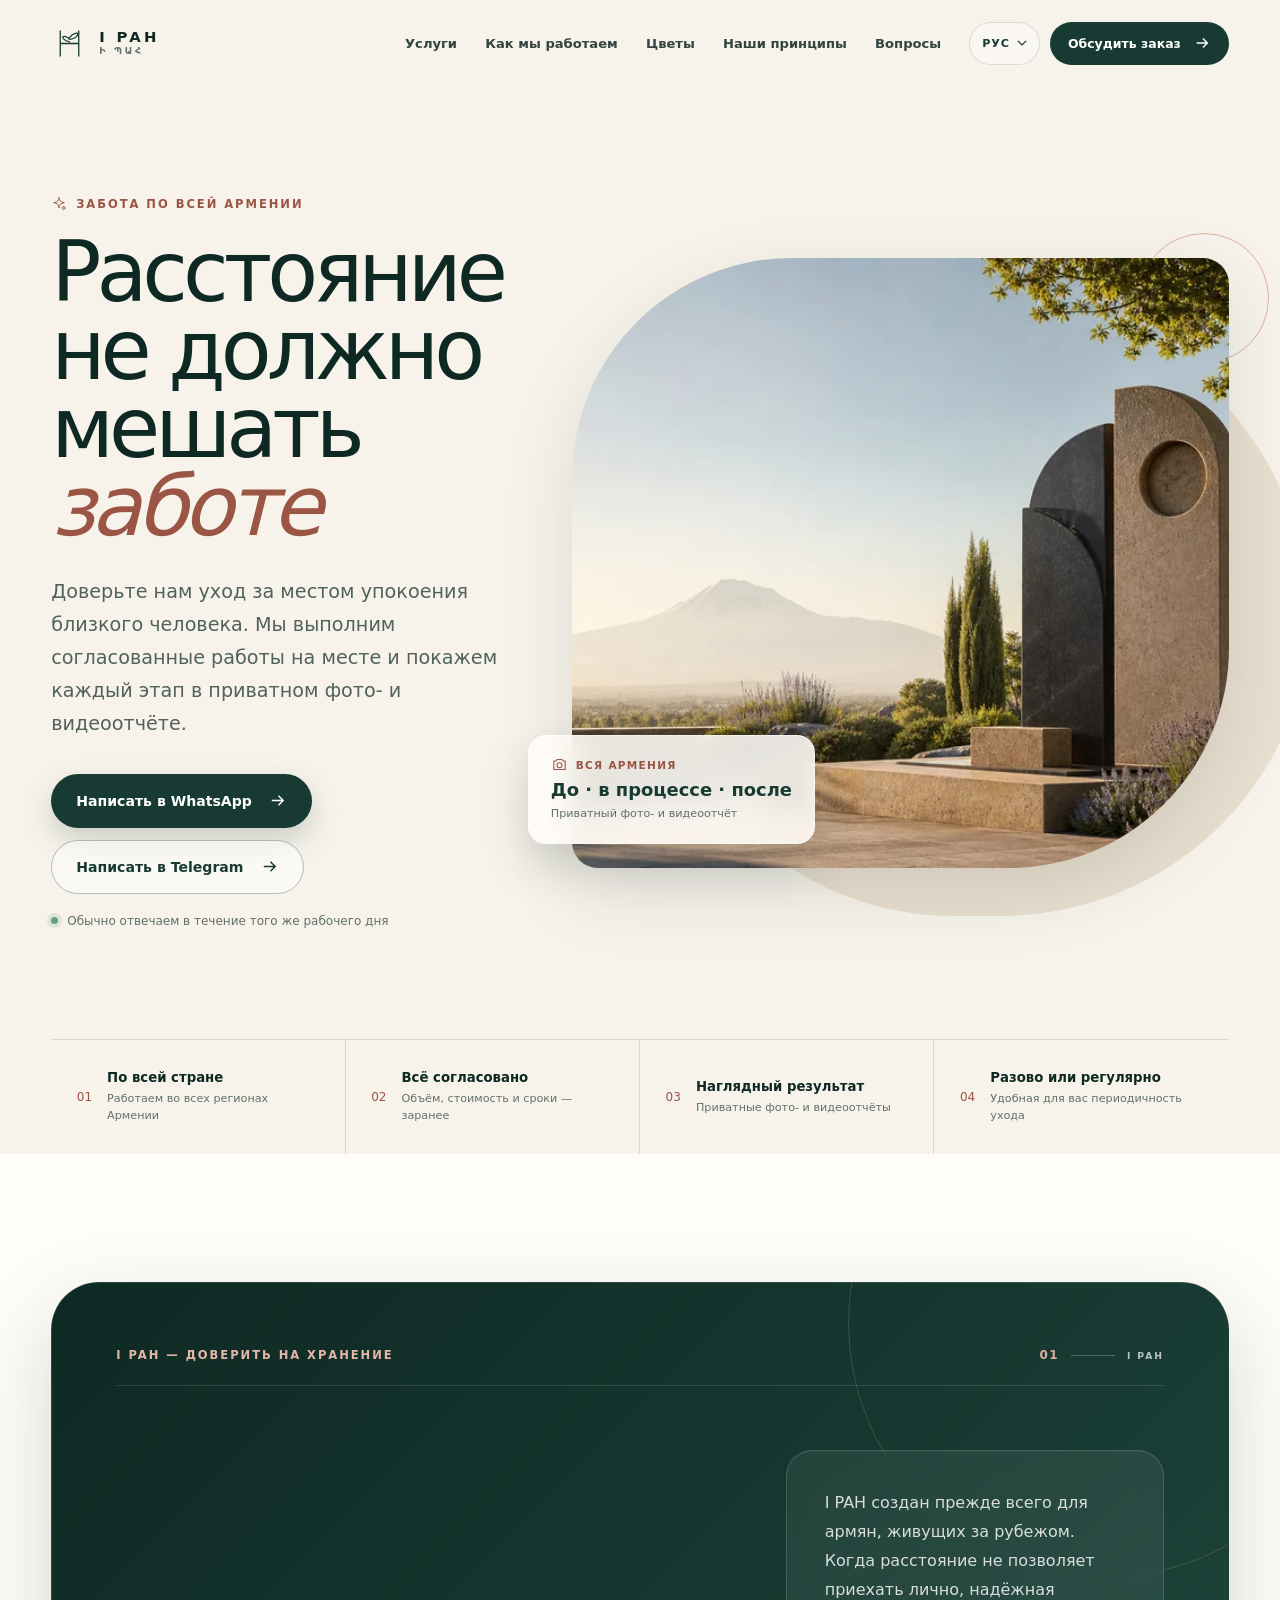
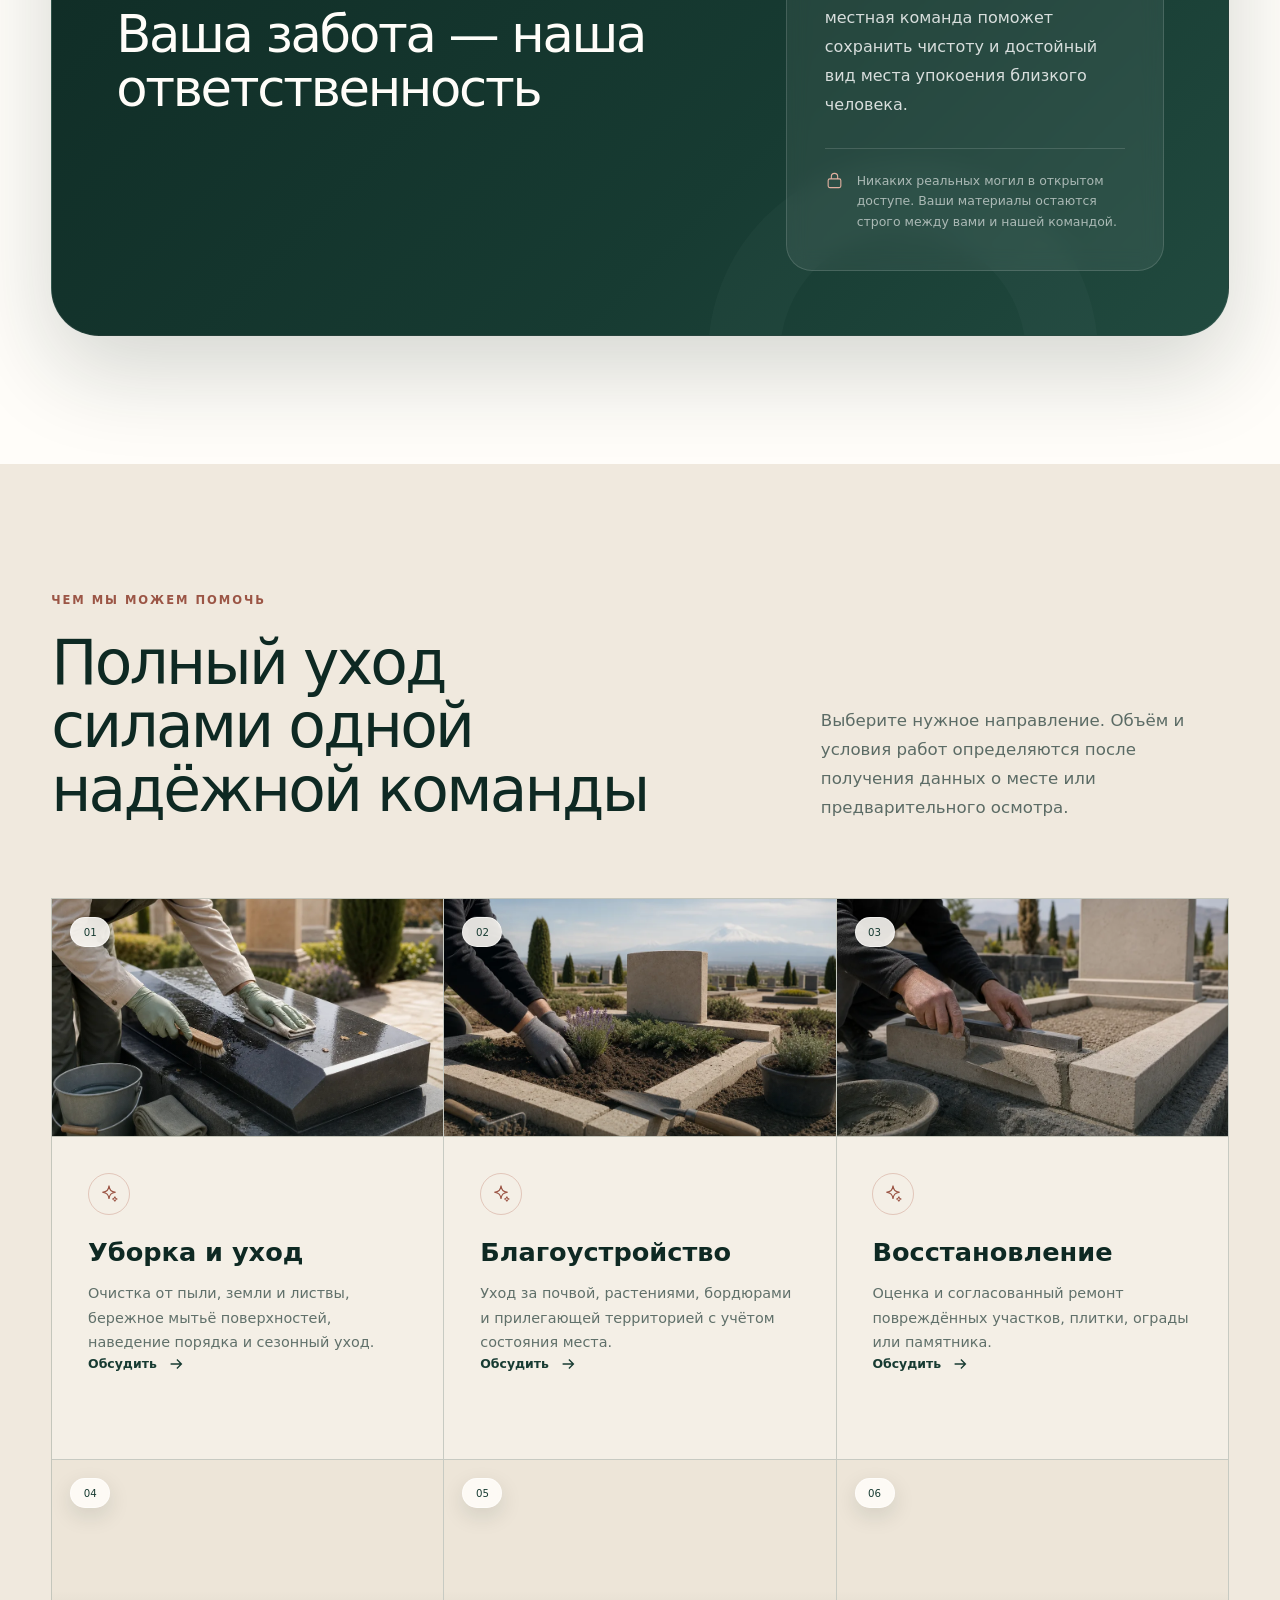
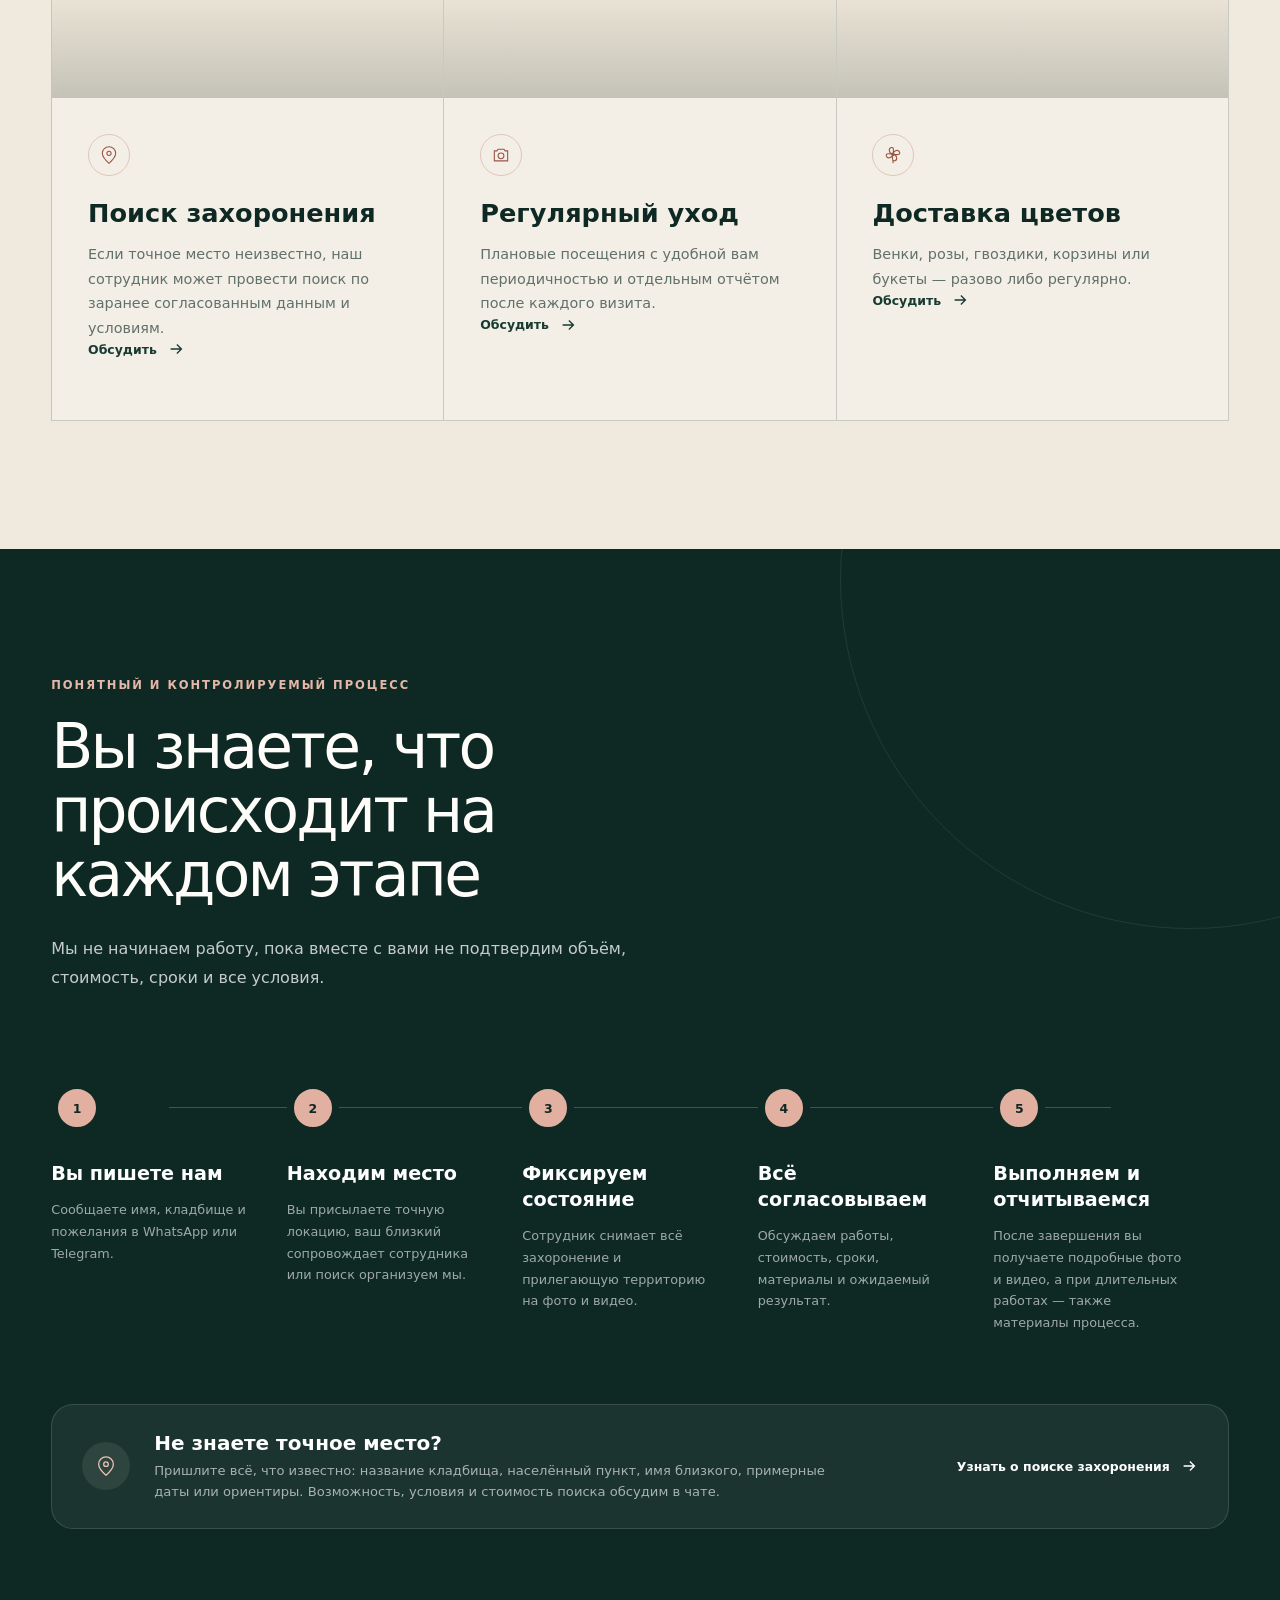
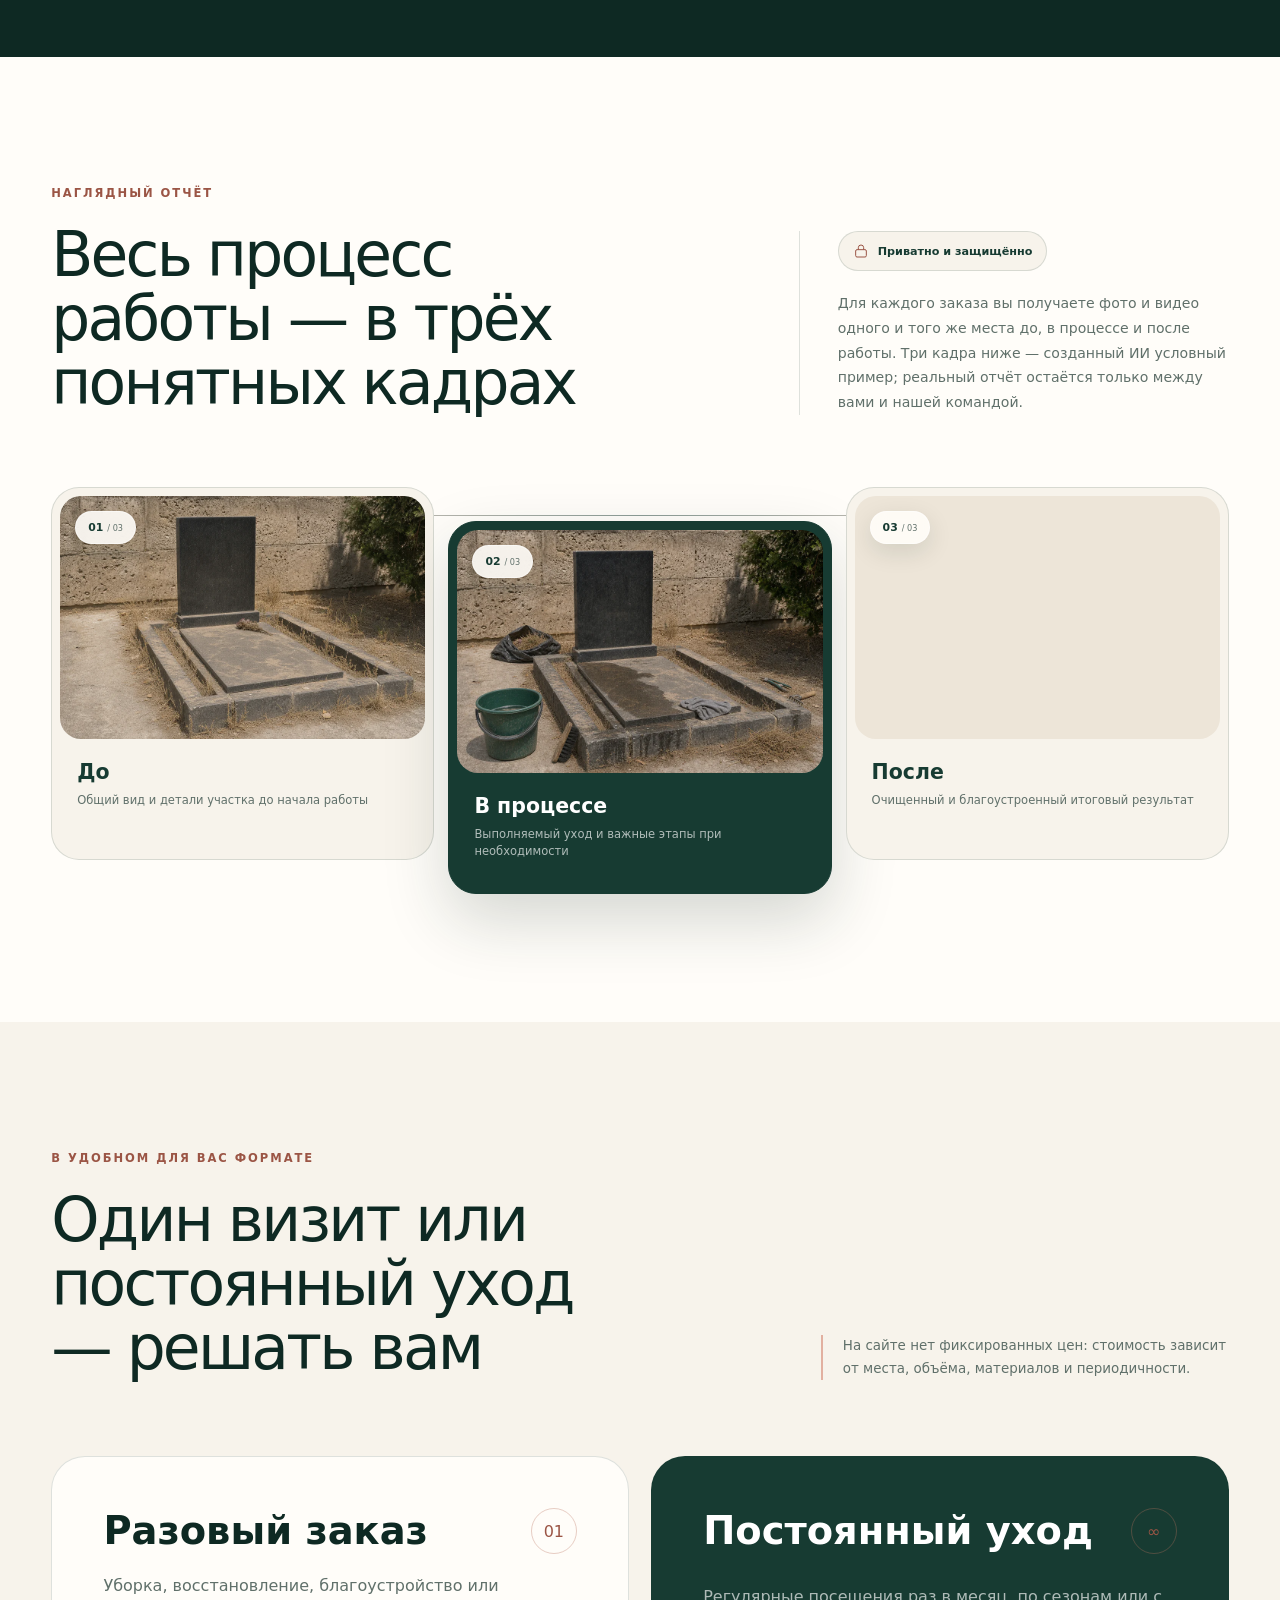
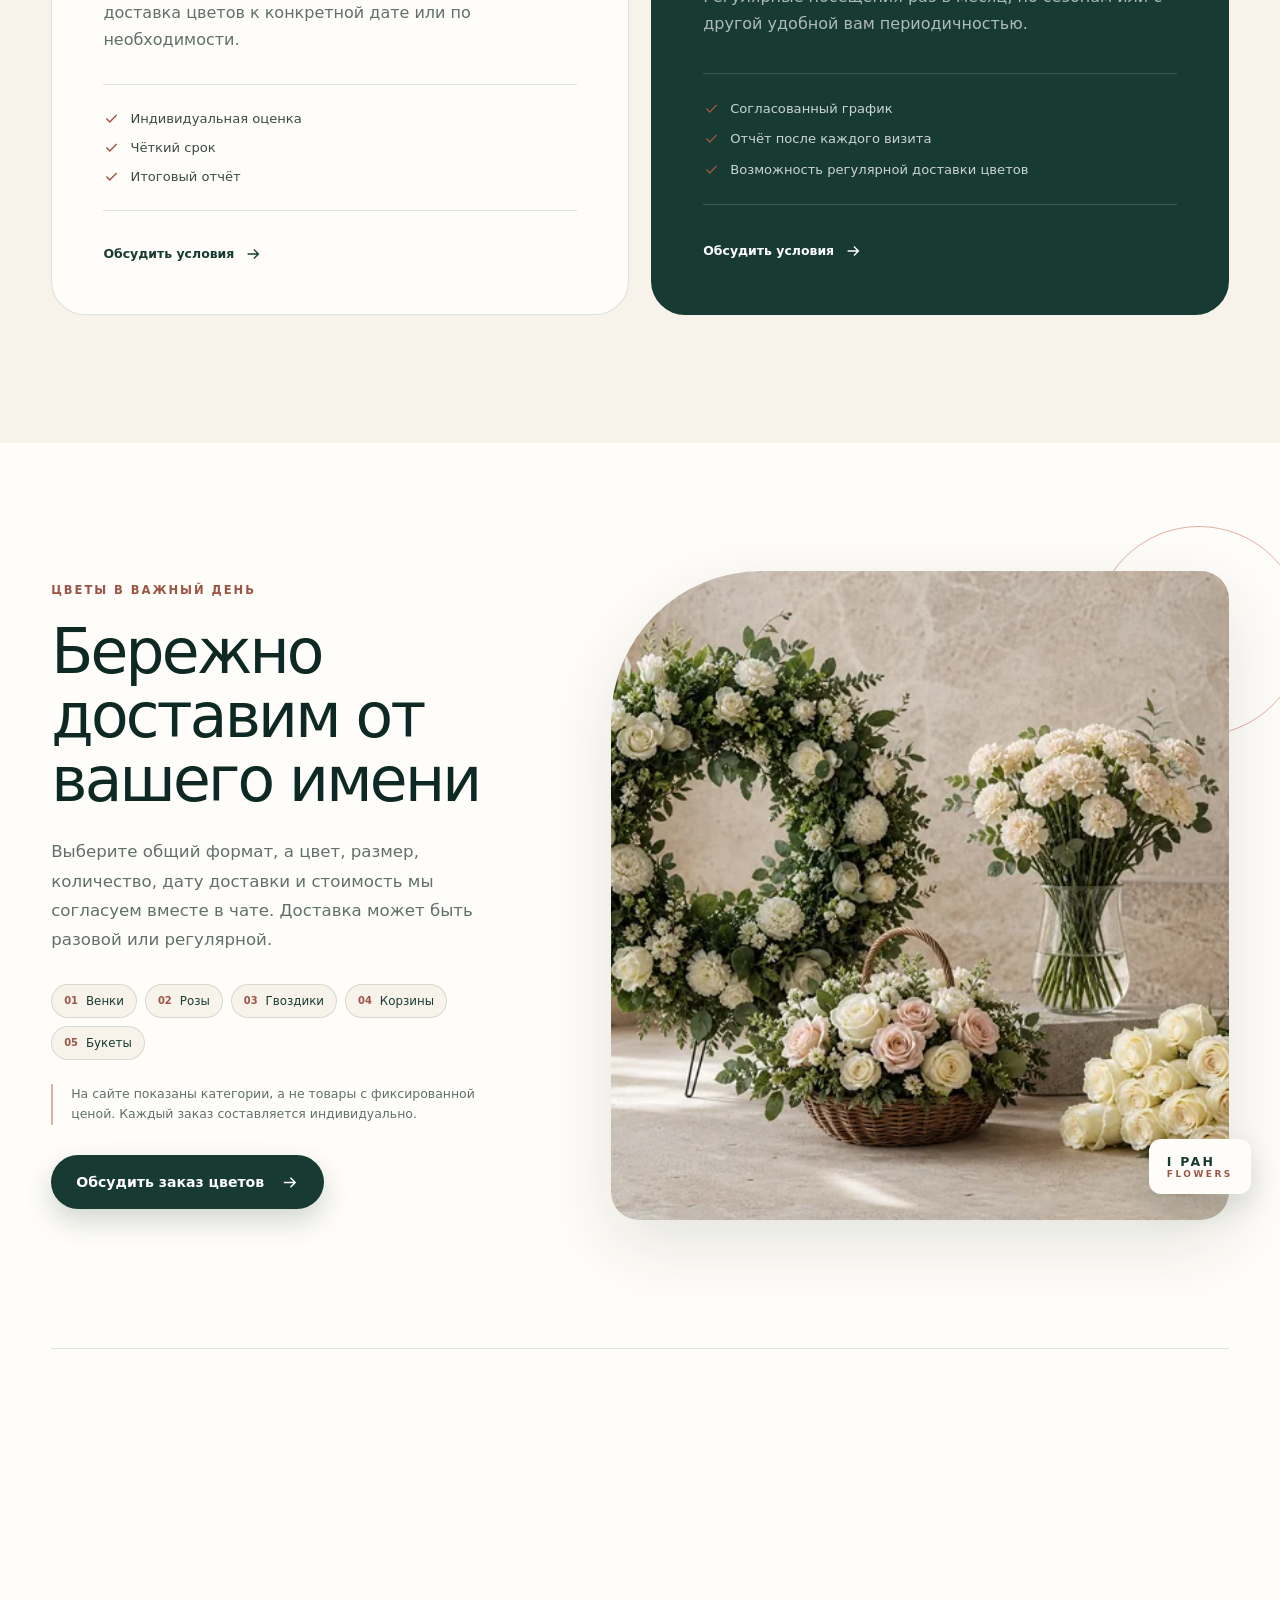
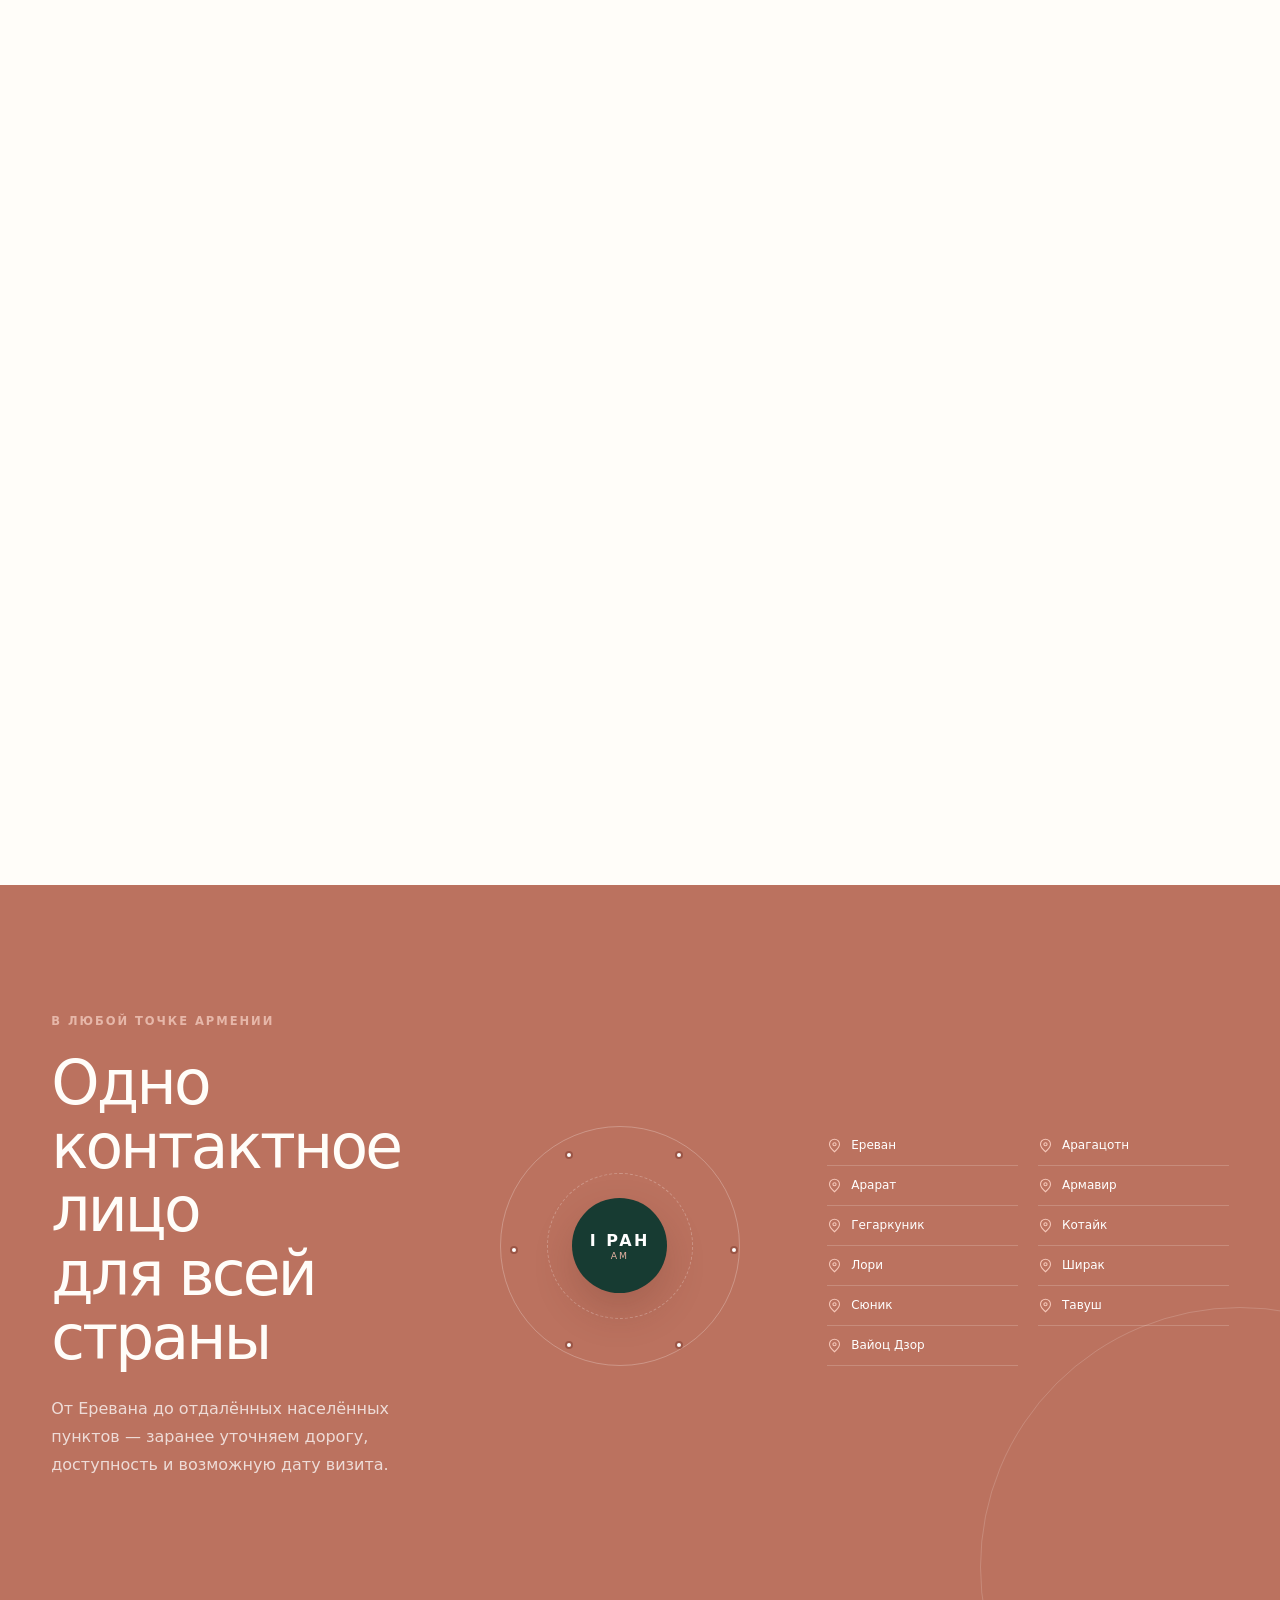
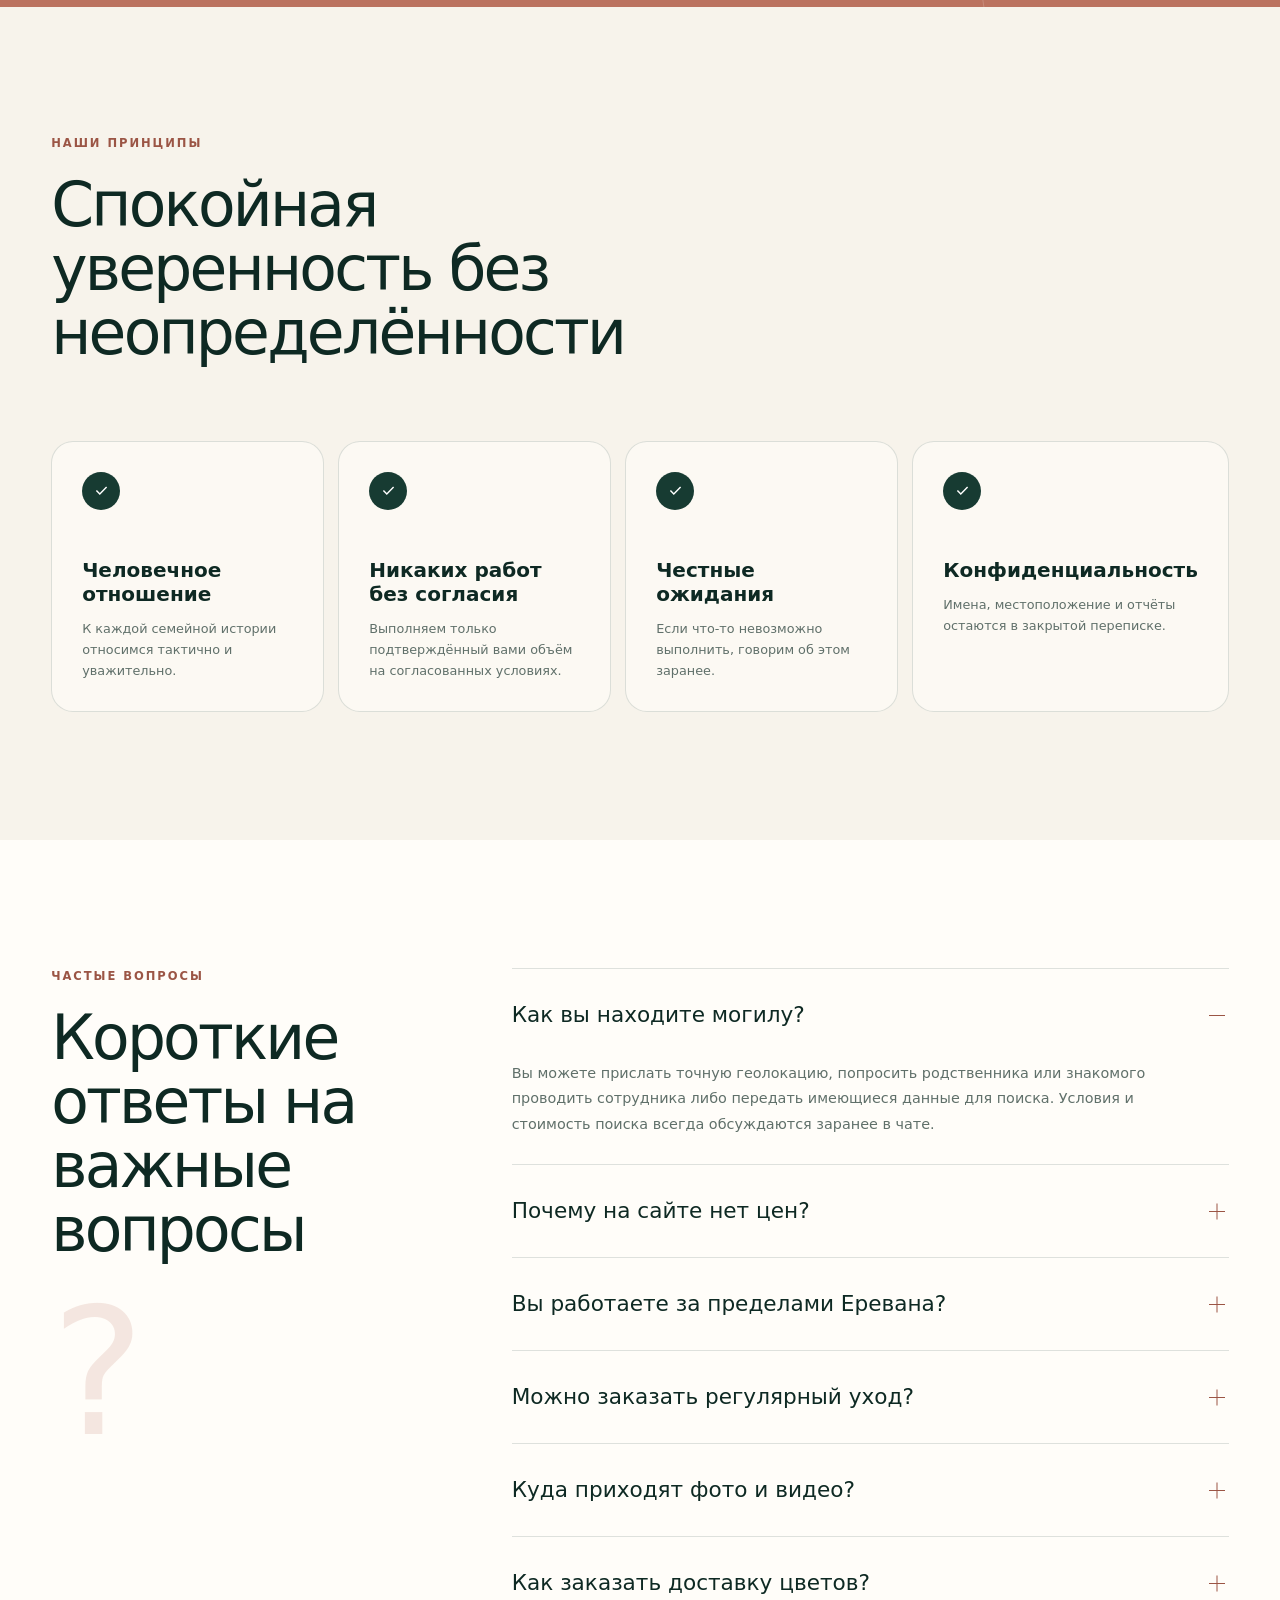
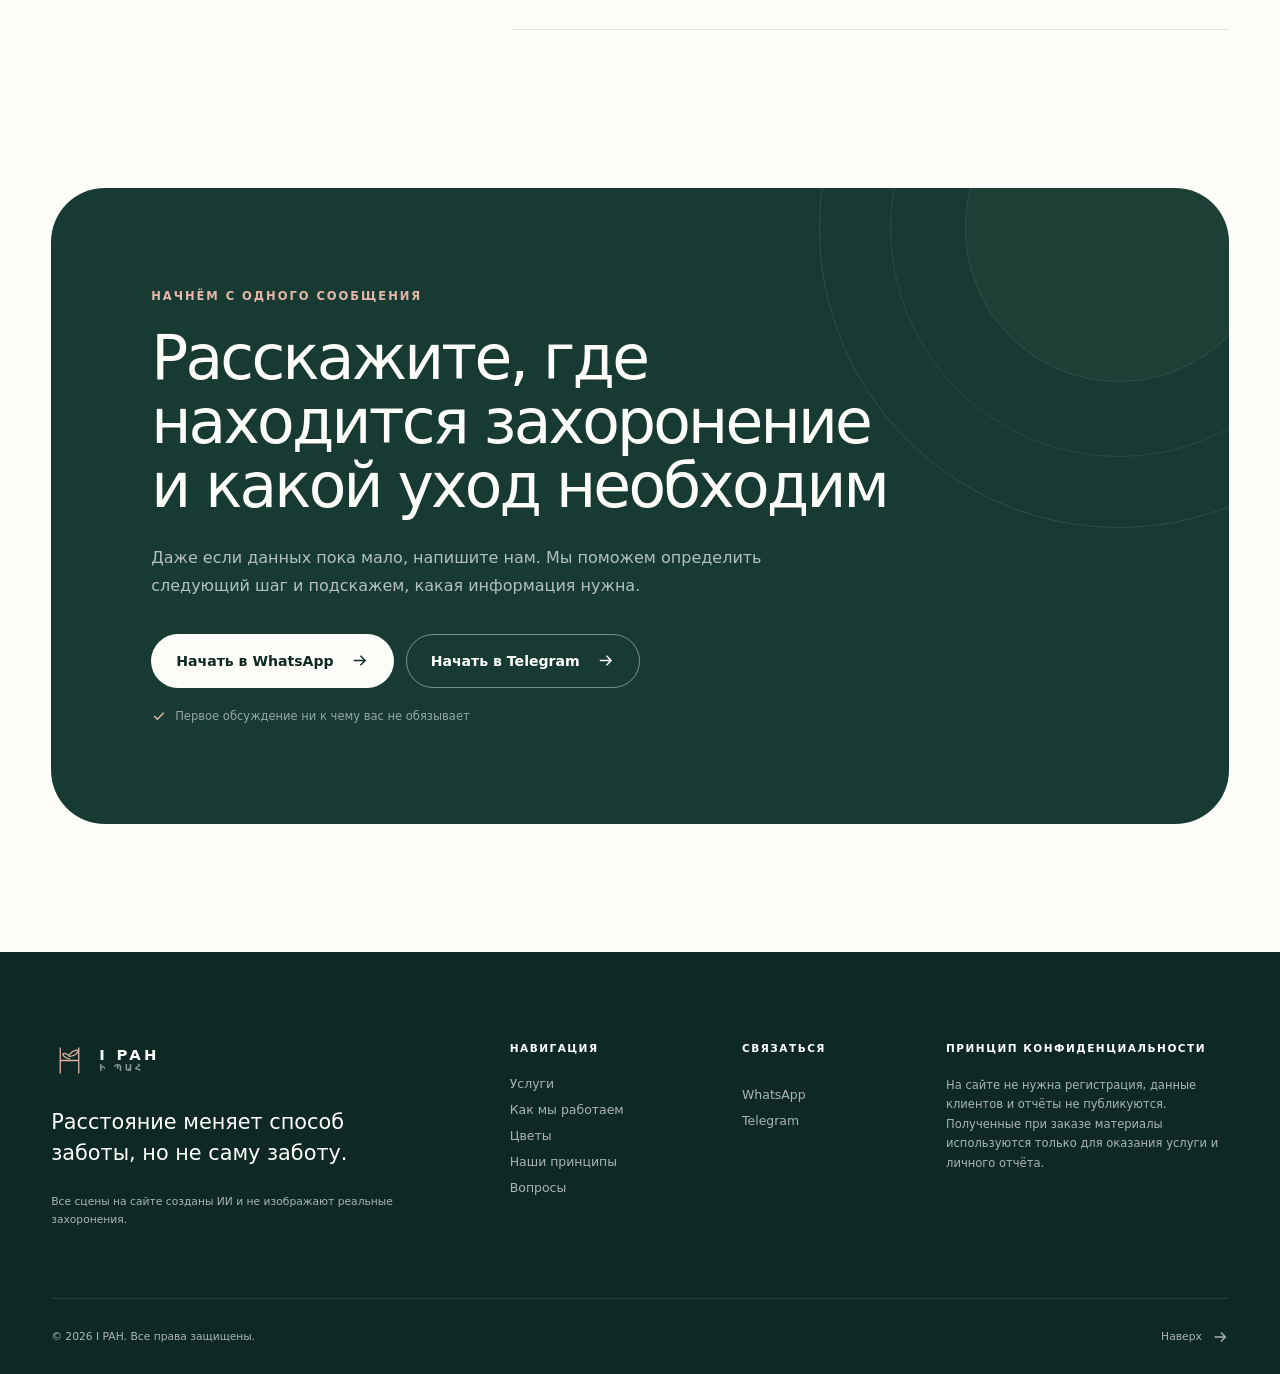
<file: ru/index.html>
<!doctype html><html lang="ru" class="no-js"><head><meta charset="utf-8"><meta name="viewport" content="width=device-width,initial-scale=1"><title>I PAH — уход за могилами и доставка цветов по всей Армении</title><meta name="description" content="Уборка, благоустройство, восстановление и поиск захоронений, а также доставка цветов по всей Армении с приватными фото- и видеоотчётами."><meta name="robots" content="index,follow,max-image-preview:large"><meta name="theme-color" content="#173b32"><link rel="canonical" href="https://ipah.am/ru/"><link rel="alternate" hreflang="hy" href="https://ipah.am/hy/"><link rel="alternate" hreflang="en" href="https://ipah.am/en/"><link rel="alternate" hreflang="ru" href="https://ipah.am/ru/"><link rel="alternate" hreflang="x-default" href="https://ipah.am/hy/"><meta property="og:type" content="website"><meta property="og:locale" content="ru_RU"><meta property="og:site_name" content="I PAH"><meta property="og:title" content="I PAH — уход за могилами и доставка цветов по всей Армении"><meta property="og:description" content="Уборка, благоустройство, восстановление и поиск захоронений, а также доставка цветов по всей Армении с приватными фото- и видеоотчётами."><meta property="og:url" content="https://ipah.am/ru/"><meta property="og:image" content="https://ipah.am/assets/images/ipah-hero-1600.webp"><meta property="og:image:alt" content="Созданный ИИ светлый мемориальный сад с видом на Арарат"><meta name="twitter:card" content="summary_large_image"><meta name="twitter:title" content="I PAH — уход за могилами и доставка цветов по всей Армении"><meta name="twitter:description" content="Уборка, благоустройство, восстановление и поиск захоронений, а также доставка цветов по всей Армении с приватными фото- и видеоотчётами."><link rel="icon" href="/assets/favicon.svg" type="image/svg+xml"><link rel="manifest" href="/site.webmanifest"><link rel="preload" as="image" href="/assets/images/ipah-hero-960.webp" imagesrcset="/assets/images/ipah-hero-960.webp 960w, /assets/images/ipah-hero-1600.webp 1600w" imagesizes="(max-width: 900px) 100vw, 52vw" fetchpriority="high"><style>@layer reset,base,components,utilities;@layer reset{*,*::before,*::after{box-sizing:border-box}html{scroll-behavior:smooth}body,h1,h2,h3,p,ol,ul{margin:0}ol,ul{padding:0;list-style:none}img,picture{display:block;max-width:100%}button,a{font:inherit}button{border:0}a{color:inherit;text-decoration:none}svg{display:block}}@layer base{:root{--forest:#173b32;--forest-deep:#0e2923;--forest-soft:#2d5448;--cream:#f7f3eb;--cream-deep:#ede5d8;--paper:#fffdf9;--sand:#d8c7ad;--tuff:#9b5545;--tuff-soft:#e2b0a0;--sage:#91a596;--ink:#17201e;--muted:#60706a;--line:rgba(23,59,50,.14);--shadow:0 24px 70px rgba(25,38,33,.12);--display:"DejaVu Sans",ui-sans-serif,system-ui,sans-serif;--sans:"DejaVu Sans",ui-sans-serif,system-ui,sans-serif;--container:1240px;--pad:clamp(20px,4vw,52px);--radius-lg:34px;--radius-md:22px}html{background:var(--cream);color:var(--ink);font-family:var(--sans);-webkit-font-smoothing:antialiased}body{min-width:320px;overflow-x:clip;background:var(--paper)}body.menu-open{overflow:hidden}body.menu-open .site-header{position:fixed;background:var(--cream)}body.menu-open .mobile-contact-bar{transform:translateY(100%);visibility:hidden}::selection{color:white;background:var(--forest-soft)}:focus-visible{outline:3px solid #d98b75;outline-offset:4px}.container{width:min(100% - (var(--pad) * 2),var(--container));margin-inline:auto}.section{padding-block:clamp(82px,10vw,150px)}.section-title{max-width:790px;overflow-wrap:anywhere;color:var(--forest-deep);font-family:var(--display);font-size:clamp(2.35rem,4.8vw,5rem);font-weight:500;letter-spacing:-.045em;line-height:1.04;text-wrap:balance}.section-title--light{color:var(--paper)}.section-summary{max-width:570px;color:var(--muted);font-size:clamp(1rem,1.3vw,1.18rem);line-height:1.75}.section-head{display:grid;grid-template-columns:minmax(0,1.25fr) minmax(280px,.75fr);align-items:end;gap:clamp(32px,7vw,100px);margin-bottom:clamp(42px,6vw,76px)}.eyebrow{display:flex;align-items:center;gap:9px;margin-bottom:22px;color:var(--tuff);font-size:.72rem;font-weight:750;letter-spacing:.17em;line-height:1.4;text-transform:uppercase}.eyebrow svg{width:16px;height:16px;fill:none;stroke:currentColor;stroke-width:1.4}.eyebrow--light{color:#e6b7a9}}@layer components{.skip-link{position:fixed;z-index:1000;top:12px;left:12px;padding:12px 18px;transform:translateY(-150%);color:white;border-radius:8px;background:var(--forest);transition:transform .2s ease}.skip-link:focus{transform:none}.site-header{position:absolute;z-index:50;top:0;right:0;left:0;color:var(--forest-deep);transition:background .25s ease,box-shadow .25s ease,transform .25s ease}.site-header.is-sticky{position:fixed;background:rgba(255,253,249,.9);box-shadow:0 1px 0 var(--line);backdrop-filter:blur(18px)}.header-inner{position:relative;z-index:46;display:flex;height:86px;align-items:center;justify-content:space-between;gap:28px}.brand{display:inline-flex;flex:0 0 auto;align-items:center;gap:11px}.brand-mark{display:grid;width:37px;height:37px;place-items:center;color:var(--forest)}.brand-mark svg{width:100%;height:100%;fill:none;stroke:currentColor;stroke-width:1.55;stroke-linecap:round;stroke-linejoin:round}.brand-words{display:grid;gap:1px;line-height:1}.brand-words strong{font-size:.93rem;letter-spacing:.22em}.brand-words small{color:var(--muted);font-size:.58rem;font-weight:700;letter-spacing:.29em}.desktop-nav{display:flex;align-items:center;gap:clamp(16px,2.2vw,34px);margin-left:auto}.desktop-nav a{position:relative;padding-block:12px;color:#32443f;font-size:.82rem;font-weight:650}.desktop-nav a::after{position:absolute;right:0;bottom:7px;left:0;height:1px;transform:scaleX(0);transform-origin:right;background:var(--tuff);content:"";transition:transform .25s ease}.desktop-nav a:hover::after{transform:scaleX(1);transform-origin:left}.header-actions{display:flex;align-items:center;gap:10px}.header-cta{display:inline-flex;min-height:43px;align-items:center;gap:12px;padding:0 18px;color:white;border-radius:999px;background:var(--forest);cursor:pointer;font-size:.78rem;font-weight:750;transition:transform .2s ease,background .2s ease}.header-cta:hover{transform:translateY(-2px);background:var(--forest-soft)}.header-cta svg,.text-link svg,.service-card a svg,.footer-bottom a svg{width:18px;height:18px;fill:none;stroke:currentColor;stroke-width:1.5;transition:transform .25s ease}.header-cta:hover svg,.text-link:hover svg,.service-card a:hover svg,.footer-bottom a:hover svg{transform:translateX(4px)}.language-switcher{position:relative}.language-button{display:flex;height:43px;align-items:center;gap:7px;padding:0 12px;color:var(--forest);border:1px solid var(--line);border-radius:999px;background:rgba(255,255,255,.36);cursor:pointer;font-size:.7rem;font-weight:800;letter-spacing:.08em}.language-button svg{width:10px;fill:none;stroke:currentColor;stroke-width:1.5;transition:transform .2s ease}.language-button[aria-expanded="true"] svg{transform:rotate(180deg)}.language-menu{position:absolute;top:calc(100% + 10px);right:0;width:170px;padding:8px;border:1px solid var(--line);border-radius:14px;background:var(--paper);box-shadow:var(--shadow)}.language-menu a{display:flex;align-items:baseline;justify-content:space-between;padding:11px 12px;border-radius:8px}.language-menu a:hover,.language-menu a[aria-current="page"]{background:var(--cream)}.language-menu span{font-size:.75rem;font-weight:800}.language-menu small{color:var(--muted);font-size:.72rem}.menu-toggle{position:relative;display:none;width:43px;height:43px;cursor:pointer;border-radius:50%;background:var(--forest)}.menu-toggle span{position:absolute;top:50%;left:50%;width:17px;height:1px;background:white;transition:transform .2s ease}.menu-toggle span:first-child{transform:translate(-50%,-4px)}.menu-toggle span:last-child{transform:translate(-50%,4px)}.menu-toggle[aria-expanded="true"] span:first-child{transform:translate(-50%,0) rotate(45deg)}.menu-toggle[aria-expanded="true"] span:last-child{transform:translate(-50%,0) rotate(-45deg)}.mobile-menu{position:fixed;z-index:45;inset:0;padding:112px var(--pad) calc(32px + env(safe-area-inset-bottom));overflow-y:auto;overscroll-behavior:contain;background:var(--cream);-webkit-overflow-scrolling:touch}.mobile-menu nav{display:grid}.mobile-link{padding:15px 0;border-bottom:1px solid var(--line);font-family:var(--display);font-size:clamp(1.55rem,7vw,2.3rem)}.mobile-menu__actions{display:flex;flex-wrap:wrap;gap:12px;margin-top:34px}.button{display:inline-flex;min-height:54px;align-items:center;justify-content:center;gap:16px;padding:0 24px;border:1px solid transparent;border-radius:999px;cursor:pointer;font-size:.88rem;font-weight:750;line-height:1.15;transition:transform .2s ease,background .2s ease,color .2s ease,border-color .2s ease}.chat-choice-trigger{font-family:inherit}.text-link.chat-choice-trigger{padding:0;text-align:left;background:transparent;cursor:pointer}.button svg{width:19px;height:19px;fill:none;stroke:currentColor;stroke-width:1.5;transition:transform .25s ease}.button:hover{transform:translateY(-3px)}.button:hover svg{transform:translateX(4px)}.button--primary{color:white;background:var(--forest);box-shadow:0 12px 28px rgba(23,59,50,.2)}.button--primary:hover{background:var(--forest-soft)}.button--secondary{color:var(--forest);border-color:rgba(23,59,50,.3);background:rgba(255,255,255,.5)}.button--secondary:hover{border-color:var(--forest);background:white}.button--light{color:var(--forest-deep);background:var(--paper)}.button--outline-light{color:white;border-color:rgba(255,255,255,.42);background:transparent}.button--outline-light:hover{border-color:white;background:rgba(255,255,255,.09)}.hero{min-height:100svh;padding-top:86px;overflow:hidden;background:var(--cream)}.hero-grid{display:grid;min-height:calc(100svh - 200px);grid-template-columns:minmax(360px,.82fr) minmax(520px,1.18fr);align-items:center;gap:clamp(40px,5vw,78px);padding-block:clamp(46px,7vw,92px)}.hero-copy{position:relative;z-index:2;min-width:0;padding-block:20px}.hero-copy h1{max-width:680px;color:var(--forest-deep);font-family:var(--display);font-size:clamp(3.15rem,6.5vw,6.6rem);font-weight:500;letter-spacing:-.06em;line-height:.94;text-wrap:balance}.hero-copy h1 em{color:var(--tuff);font-weight:inherit}.hero-lead{max-width:610px;margin-top:28px;color:#51625c;font-size:clamp(1.05rem,1.5vw,1.25rem);line-height:1.72}.hero-actions{display:flex;flex-wrap:wrap;gap:12px;margin-top:34px}.response-note{display:flex;align-items:center;gap:9px;margin-top:18px;color:var(--muted);font-size:.75rem;line-height:1.5}.response-note span{width:7px;height:7px;border-radius:50%;background:#65a083;box-shadow:0 0 0 4px rgba(101,160,131,.16)}.hero-visual{position:relative;min-height:610px;isolation:isolate}.hero-visual::before{position:absolute;z-index:-1;inset:6% -12% -8% 14%;border-radius:48% 52% 48% 45%;background:#e9dfd0;content:""}.hero-visual picture{position:absolute;inset:0;overflow:hidden;border-radius:220px 26px 220px 26px;box-shadow:var(--shadow)}.hero-visual img{width:100%;height:100%;object-fit:cover;object-position:57% center;animation:hero-breathe 18s ease-in-out infinite alternate}.hero-report-card{position:absolute;z-index:2;bottom:24px;left:-44px;display:grid;min-width:260px;gap:6px;padding:20px 22px;border:1px solid rgba(255,255,255,.45);border-radius:18px;background:rgba(255,253,249,.88);box-shadow:0 20px 45px rgba(20,44,37,.18);backdrop-filter:blur(14px)}.hero-report-card>div{display:flex;align-items:center;gap:8px;color:var(--tuff);font-size:.66rem;font-weight:800;letter-spacing:.12em;text-transform:uppercase}.hero-report-card svg{width:17px;height:17px;fill:none;stroke:currentColor;stroke-width:1.5}.hero-report-card strong{color:var(--forest);font-family:var(--display);font-size:1.12rem;font-weight:600}.hero-report-card small{max-width:210px;color:var(--muted);font-size:.7rem;line-height:1.45}.hero-orbit{position:absolute;z-index:-1;top:-25px;right:-40px;width:130px;height:130px;border:1px solid var(--tuff-soft);border-radius:50%}.hero-orbit::before{position:absolute;top:50%;left:-4px;width:8px;height:8px;border-radius:50%;background:var(--tuff);content:""}.trust-strip{display:grid;grid-template-columns:repeat(4,1fr);border-top:1px solid var(--line)}.trust-item{display:flex;min-height:114px;align-items:center;gap:15px;padding:20px clamp(16px,2vw,28px);border-right:1px solid var(--line)}.trust-item:last-child{border-right:0}.trust-item>span{color:var(--tuff);font-family:var(--display);font-size:.75rem}.trust-item div{display:grid;gap:6px}.trust-item strong{color:var(--forest-deep);font-size:.83rem}.trust-item small{color:var(--muted);font-size:.7rem;line-height:1.45}.intro{position:relative;overflow:hidden;background:var(--paper)}.intro-panel{position:relative;overflow:hidden;padding:clamp(36px,5vw,68px);color:white;border:1px solid rgba(255,255,255,.08);border-radius:clamp(30px,4vw,48px);background:linear-gradient(135deg,var(--forest-deep),var(--forest) 64%,#214a3f);box-shadow:0 34px 90px rgba(14,41,35,.18)}.intro-panel::before{position:absolute;top:-215px;right:-130px;width:510px;height:510px;border:1px solid rgba(226,176,160,.2);border-radius:50%;content:""}.intro-panel::after{position:absolute;right:11%;bottom:-215px;width:390px;height:390px;border:72px solid rgba(255,255,255,.025);border-radius:50%;content:""}.intro-panel-head{position:relative;z-index:1;display:flex;align-items:center;justify-content:space-between;gap:24px;margin-bottom:clamp(40px,5vw,66px);padding-bottom:22px;border-bottom:1px solid rgba(255,255,255,.13)}.intro-panel-head .eyebrow{margin:0}.intro-index{display:flex;align-items:center;gap:12px;color:rgba(255,255,255,.7);font-family:var(--display)}.intro-index b{color:var(--tuff-soft);font-size:.75rem;letter-spacing:.12em}.intro-index i{width:44px;height:1px;background:rgba(255,255,255,.25)}.intro-index small{font-size:.58rem;font-weight:750;letter-spacing:.2em}.intro-grid{position:relative;z-index:1;display:grid;grid-template-columns:minmax(0,1.08fr) minmax(340px,.72fr);align-items:center;gap:clamp(54px,8vw,112px)}.intro .section-title{max-width:690px;overflow-wrap:normal;font-size:clamp(2.8rem,4vw,3.6rem);line-height:1.06;word-break:normal;text-wrap:balance}.intro-body{padding:clamp(26px,3vw,38px);border:1px solid rgba(255,255,255,.14);border-radius:26px;background:rgba(255,255,255,.065);box-shadow:inset 0 1px 0 rgba(255,255,255,.05);backdrop-filter:blur(10px)}.intro-body>p{max-width:520px;color:rgba(255,255,255,.82);font-size:clamp(.98rem,1.25vw,1.13rem);line-height:1.8}.privacy-note{display:flex;max-width:520px;align-items:flex-start;gap:13px;margin-top:28px;padding-top:22px;color:rgba(255,255,255,.6);border-top:1px solid rgba(255,255,255,.14);font-size:.78rem;line-height:1.65}.privacy-note svg{width:19px;min-width:19px;fill:none;stroke:var(--tuff-soft);stroke-width:1.4}.services{background:#f0e9de}.service-grid{display:grid;grid-template-columns:repeat(3,1fr);border-top:1px solid rgba(23,59,50,.2);border-left:1px solid rgba(23,59,50,.2)}.services .section-summary{color:#5b6b65}.service-card{position:relative;display:flex;min-height:560px;flex-direction:column;overflow:hidden;border-right:1px solid rgba(23,59,50,.2);border-bottom:1px solid rgba(23,59,50,.2);background:rgba(255,253,249,.26);transition:background .3s ease,transform .3s ease}.service-card::before{position:absolute;right:-70px;bottom:-85px;width:190px;height:190px;transform:scale(.7);border:1px solid rgba(187,114,95,.34);border-radius:50%;content:"";opacity:0;transition:opacity .3s ease,transform .5s ease}.service-card:hover{z-index:1;background:var(--paper)}.service-card:hover::before{transform:scale(1);opacity:1}.service-media{position:relative;height:238px;flex:0 0 auto;overflow:hidden;border-bottom:1px solid rgba(23,59,50,.2);background:var(--cream-deep)}.service-media::after{position:absolute;inset:0;background:linear-gradient(180deg,transparent 55%,rgba(14,41,35,.18));content:"";pointer-events:none}.service-media img{width:100%;height:100%;object-fit:cover;transition:transform .65s cubic-bezier(.2,.7,.2,1),filter .35s ease}.service-card:hover .service-media img{transform:scale(1.045)}.service-media--cleaning img{object-position:55% 47%}.service-media--landscaping img{object-position:57% 62%}.service-media--restoration img{object-position:50% 70%}.service-media--location img{object-position:50% 67%}.service-media--ongoing img{object-position:78% 48%}.service-media--delivery img{object-position:48% 60%}.service-number{position:absolute;z-index:2;top:18px;left:18px;display:grid;min-width:40px;height:30px;place-items:center;color:var(--forest);border:1px solid rgba(255,255,255,.55);border-radius:999px;background:rgba(255,253,249,.88);box-shadow:0 8px 22px rgba(20,44,37,.12);backdrop-filter:blur(10px);font-family:var(--display);font-size:.64rem}.service-content{position:relative;z-index:1;display:flex;min-height:322px;flex:1;flex-direction:column;padding:clamp(26px,2.8vw,38px)}.service-icon{display:grid;width:42px;height:42px;margin:0 0 22px;place-items:center;color:var(--tuff);border:1px solid rgba(187,114,95,.32);border-radius:50%}.service-icon svg{width:20px;height:20px;fill:none;stroke:currentColor;stroke-width:1.3}.service-card h3{color:var(--forest-deep);font-family:var(--display);font-size:clamp(1.35rem,2vw,1.8rem);font-weight:550}.service-card p{margin-top:14px;color:var(--muted);font-size:.9rem;line-height:1.7}.service-card a{display:flex;width:fit-content;align-items:center;gap:10px;margin-top:auto;padding-top:24px;color:var(--forest);font-size:.78rem;font-weight:800}.process{position:relative;overflow:hidden;color:rgba(255,255,255,.76);background:var(--forest-deep)}.process::before{position:absolute;top:-320px;right:-260px;width:700px;height:700px;border:1px solid rgba(255,255,255,.08);border-radius:50%;content:""}.process-head{display:grid;max-width:880px}.process-head>p:last-child{max-width:650px;margin-top:28px;font-size:1rem;line-height:1.8}.process-list{position:relative;display:grid;grid-template-columns:repeat(5,1fr);margin-top:clamp(56px,7vw,90px)}.process-list::before{position:absolute;top:25px;right:10%;left:10%;height:1px;background:rgba(255,255,255,.2);content:""}.process-step{position:relative;padding-right:clamp(20px,3vw,42px)}.step-index{position:relative;z-index:1;display:grid;width:52px;height:52px;place-items:center;color:var(--forest-deep);border:7px solid var(--forest-deep);border-radius:50%;background:var(--tuff-soft)}.step-index span{font-family:var(--display);font-size:.78rem;font-weight:700}.process-step h3{margin-top:27px;color:white;font-family:var(--display);font-size:1.2rem;font-weight:550;line-height:1.35}.process-step p{margin-top:12px;color:rgba(255,255,255,.6);font-size:.8rem;line-height:1.7}.location-callout{display:grid;grid-template-columns:auto 1fr auto;align-items:center;gap:24px;margin-top:70px;padding:26px 30px;border:1px solid rgba(255,255,255,.13);border-radius:var(--radius-md);background:rgba(255,255,255,.055)}.location-icon{display:grid;width:48px;height:48px;place-items:center;color:#f0c2b5;border-radius:50%;background:rgba(255,255,255,.08)}.location-icon svg{width:22px;fill:none;stroke:currentColor;stroke-width:1.4}.location-callout h3{color:white;font-family:var(--display);font-size:1.25rem;font-weight:550}.location-callout p{max-width:690px;margin-top:5px;color:rgba(255,255,255,.62);font-size:.82rem;line-height:1.6}.text-link{display:inline-flex;align-items:center;gap:10px;color:var(--forest);font-size:.78rem;font-weight:800}.text-link--light{color:white}.report{overflow:hidden;background:var(--paper)}.report-head{display:grid;grid-template-columns:minmax(0,1.08fr) minmax(310px,.72fr);align-items:end;gap:clamp(42px,8vw,110px)}.report-head .section-title{max-width:850px}.report-meta{display:grid;gap:20px;padding-left:clamp(22px,3vw,38px);border-left:1px solid var(--line)}.report-meta p{max-width:590px;color:var(--muted);font-size:.88rem;line-height:1.75}.report-private{display:inline-flex;width:fit-content;align-items:center;gap:9px;padding:11px 14px;color:var(--forest);border:1px solid var(--line);border-radius:999px;background:var(--cream);font-size:.7rem;font-weight:750}.report-private svg{width:16px;fill:none;stroke:var(--tuff);stroke-width:1.5}.report-story{position:relative;display:grid;grid-template-columns:repeat(3,minmax(0,1fr));gap:14px;margin-top:clamp(46px,6vw,72px);padding-bottom:34px}.report-story::before{position:absolute;top:28px;right:7%;left:7%;height:1px;background:linear-gradient(90deg,var(--tuff-soft),var(--forest),var(--tuff-soft));content:"";opacity:.5}.report-stage{position:relative;z-index:1;margin:0;padding:8px;border:1px solid var(--line);border-radius:28px;background:var(--cream);transition:transform .45s cubic-bezier(.2,.75,.2,1),box-shadow .45s ease}.report-stage--during{transform:translateY(34px);border-color:var(--forest);background:var(--forest);box-shadow:0 26px 65px rgba(20,44,37,.18)}.report-stage:hover{transform:translateY(-5px);box-shadow:0 22px 55px rgba(20,44,37,.14)}.report-stage--during:hover{transform:translateY(29px)}.report-stage-media{position:relative;overflow:hidden;border-radius:21px;background:var(--cream-deep)}.report-stage-media img{width:100%;height:auto;aspect-ratio:3 / 2;object-fit:cover;transition:transform .7s cubic-bezier(.2,.7,.2,1)}.report-stage:hover img{transform:scale(1.025)}.report-stage-count{position:absolute;top:15px;left:15px;display:flex;align-items:baseline;gap:4px;padding:9px 12px;color:var(--forest);border:1px solid rgba(255,255,255,.5);border-radius:999px;background:rgba(255,253,249,.9);box-shadow:0 8px 24px rgba(20,44,37,.12);backdrop-filter:blur(10px);font-family:var(--display)}.report-stage-count b{font-size:.68rem}.report-stage-count small{color:var(--muted);font-size:.51rem}.report-stage figcaption{display:grid;gap:8px;min-height:112px;align-content:start;padding:21px 17px 16px}.report-stage figcaption strong{color:var(--forest);font-family:var(--display);font-size:1.28rem;font-weight:550}.report-stage figcaption small{max-width:330px;color:var(--muted);font-size:.72rem;line-height:1.5}.report-stage--during figcaption strong{color:white}.report-stage--during figcaption small{color:rgba(255,255,255,.66)}.plans{background:var(--cream)}.price-note{max-width:480px;padding-left:20px;color:var(--muted);border-left:2px solid var(--tuff-soft);font-size:.84rem;line-height:1.65}.plan-grid{display:grid;grid-template-columns:repeat(2,1fr);gap:22px}.plan-card{display:grid;grid-template-columns:1fr auto;padding:clamp(32px,4vw,54px);border:1px solid var(--line);border-radius:var(--radius-lg);background:var(--paper)}.plan-card--featured{color:white;background:var(--forest)}.plan-chip{display:grid;width:46px;height:46px;grid-column:2;grid-row:1 / 3;place-items:center;color:var(--tuff);border:1px solid rgba(187,114,95,.35);border-radius:50%;font-family:var(--display)}.plan-card h3{grid-column:1;color:var(--forest-deep);font-family:var(--display);font-size:clamp(1.8rem,3vw,2.6rem);font-weight:550}.plan-card--featured h3{color:white}.plan-card>p{max-width:520px;grid-column:1 / -1;margin-top:18px;color:var(--muted);line-height:1.7}.plan-card--featured>p{color:rgba(255,255,255,.65)}.plan-card ul{display:grid;grid-column:1 / -1;gap:12px;margin-block:30px 34px;padding-block:25px;border-block:1px solid var(--line)}.plan-card--featured ul{border-color:rgba(255,255,255,.14)}.plan-card li{display:flex;align-items:center;gap:10px;color:#3c4b46;font-size:.82rem}.plan-card--featured li{color:rgba(255,255,255,.78)}.plan-card li svg{width:17px;fill:none;stroke:var(--tuff);stroke-width:1.7}.plan-card .text-link{grid-column:1 / -1}.plan-card--featured .text-link{color:white}.flowers{overflow:hidden;background:var(--paper)}.flowers-grid{display:grid;grid-template-columns:.85fr 1.15fr;align-items:center;gap:clamp(50px,8vw,110px)}.flowers-copy .section-summary{margin-top:26px}.flower-types{display:flex;flex-wrap:wrap;gap:8px;margin-top:30px}.flower-types span{display:flex;align-items:center;gap:8px;padding:9px 12px;color:var(--forest);border:1px solid var(--line);border-radius:999px;background:var(--cream);font-size:.74rem}.flower-types b{color:var(--tuff);font-family:var(--display);font-size:.62rem}.flower-note{margin-block:24px 30px;padding-left:18px;color:var(--muted);border-left:2px solid var(--tuff-soft);font-size:.78rem;line-height:1.65}.flowers-visual{position:relative}.flowers-visual::before{position:absolute;z-index:0;top:-45px;right:-75px;width:210px;height:210px;border:1px solid var(--tuff-soft);border-radius:50%;content:""}.flowers-visual picture{position:relative;z-index:1;overflow:hidden;border-radius:150px 28px 28px 28px;box-shadow:var(--shadow)}.flowers-visual img{width:100%;height:auto;aspect-ratio:1 / 1.05;object-fit:cover}.flower-caption{position:absolute;z-index:2;right:-22px;bottom:26px;display:grid;padding:15px 18px;color:var(--forest);border-radius:12px;background:var(--paper);box-shadow:0 12px 32px rgba(20,44,37,.16);font-size:.78rem;font-weight:850;letter-spacing:.18em}.flower-caption span{color:var(--tuff);font-size:.56rem;letter-spacing:.28em}.flower-catalog-wrap{margin-top:clamp(80px,10vw,140px);padding-top:clamp(36px,5vw,62px);border-top:1px solid var(--line);content-visibility:auto;contain-intrinsic-size:auto 900px}.flower-carousel{--flower-index:0;--flower-autoplay:3000ms;position:relative;min-width:0}.flower-carousel-controls{display:grid;grid-template-columns:auto minmax(0,1fr) auto;align-items:center;gap:clamp(18px,4vw,56px);padding-bottom:24px}.flower-carousel-status{display:flex;min-width:96px;align-items:center;gap:10px;color:var(--forest);font-family:var(--display)}.flower-carousel-status strong{font-size:1.15rem;font-weight:550}.flower-carousel-status span{width:28px;height:1px;background:var(--tuff-soft)}.flower-carousel-status small{color:var(--muted);font-size:.67rem}.flower-carousel-tabs{display:flex;align-items:center;justify-content:center;gap:6px}.flower-carousel-tabs button{display:grid;width:42px;height:42px;place-items:center;color:var(--muted);border:1px solid transparent;border-radius:50%;background:transparent;font-family:var(--display);font-size:.65rem;cursor:pointer;transition:color .35s ease,border-color .35s ease,background .35s ease,transform .35s ease}.flower-carousel-tabs button:hover{color:var(--forest);border-color:var(--line);transform:translateY(-2px)}.flower-carousel-tabs button[aria-selected="true"]{color:white;border-color:var(--forest);background:var(--forest);box-shadow:0 9px 24px rgba(20,62,51,.18)}.flower-carousel-arrows{display:flex;gap:9px}.flower-carousel-arrow{display:grid;width:48px;height:48px;place-items:center;color:var(--forest);border:1px solid var(--line);border-radius:50%;background:var(--paper);cursor:pointer;transition:color .3s ease,border-color .3s ease,background .3s ease,transform .3s ease}.flower-carousel-arrow:hover{color:white;border-color:var(--forest);background:var(--forest);transform:translateX(2px)}.flower-carousel-arrow--prev:hover{transform:translateX(-2px)}.flower-carousel-arrow svg{width:18px;fill:none;stroke:currentColor;stroke-width:1.7}.flower-carousel-arrow--prev svg{transform:rotate(180deg)}.flower-carousel-progress{height:2px;grid-column:1 / -1;overflow:hidden;border-radius:99px;background:var(--line)}.flower-carousel-progress span{display:block;width:100%;height:100%;transform:scaleX(0);transform-origin:left;border-radius:inherit;background:var(--tuff)}.flower-carousel.is-running .flower-carousel-progress span{animation:flower-progress var(--flower-autoplay) linear forwards}.flower-carousel.is-manual-pause .flower-carousel-progress span{width:20%;transform:scaleX(1);opacity:.45}.flower-floating-controls{position:fixed;z-index:58;top:50%;right:clamp(14px,2.5vw,40px);display:grid;place-items:center;gap:7px;padding:8px;border:1px solid rgba(20,62,51,.12);border-radius:999px;background:rgba(255,253,248,.88);box-shadow:0 18px 50px rgba(20,44,37,.18);backdrop-filter:blur(16px) saturate(1.15);opacity:0;pointer-events:none;transform:translate(18px,-50%) scale(.94);transition:opacity .28s ease,transform .42s cubic-bezier(.2,.8,.2,1)}.flower-floating-controls.is-visible{opacity:1;pointer-events:auto;transform:translate(0,-50%) scale(1)}.flower-floating-controls .flower-carousel-arrow{width:44px;height:44px;border-color:transparent;background:transparent}.flower-floating-controls .flower-carousel-arrow:hover{border-color:var(--forest)}.flower-floating-status{display:grid;min-width:44px;min-height:44px;place-content:center;justify-items:center;gap:2px;color:var(--forest);font-family:var(--display);line-height:1}.flower-floating-status strong{font-size:.78rem;font-weight:650}.flower-floating-status small{color:var(--muted);font-size:.52rem;letter-spacing:.04em}.flower-carousel-viewport{min-width:0;overflow:hidden;touch-action:pan-y pinch-zoom}.flower-catalog{display:flex;align-items:stretch;transform:translate3d(calc(var(--flower-index) * -100%),0,0);transition:transform .86s cubic-bezier(.22,.8,.2,1);will-change:transform}.flower-category{flex:0 0 100%;min-width:0;padding-block:clamp(24px,3vw,38px) 20px;opacity:.22;transform:scale(.978);transition:opacity .58s ease,transform .86s cubic-bezier(.22,.8,.2,1)}.flower-category[data-active]{opacity:1;transform:scale(1)}.flower-category-head{display:grid;grid-template-columns:56px minmax(0,1fr) auto;align-items:center;gap:clamp(18px,3vw,42px);margin-bottom:28px}.flower-category-number{display:grid;width:48px;height:48px;place-items:center;color:var(--tuff);border:1px solid var(--tuff-soft);border-radius:50%;font-family:var(--display);font-size:.7rem}.flower-category-head>div{min-width:0}.flower-category-head h3{overflow-wrap:anywhere;color:var(--forest-deep);font-family:var(--display);font-size:clamp(1.8rem,3.8vw,3.2rem);font-weight:550;line-height:1}.flower-category-head p{max-width:660px;margin-top:11px;color:var(--muted);font-size:.82rem;line-height:1.68}.flower-category-head .text-link{white-space:nowrap}.flower-product-grid{display:grid;height:clamp(520px,51vw,670px);grid-template-columns:minmax(0,1.35fr) minmax(0,.8fr);grid-template-rows:repeat(2,minmax(0,1fr));gap:14px}.flower-product-card{position:relative;min-width:0;margin:0;overflow:hidden;border-radius:26px;background:var(--cream);isolation:isolate}.flower-product-card--1{grid-column:1;grid-row:1 / 3;border-radius:130px 28px 28px 28px}.flower-product-card--2{grid-column:2;grid-row:1;border-radius:28px 90px 28px 28px}.flower-product-card--3{grid-column:2;grid-row:2;border-radius:28px 28px 90px 28px}.flower-category:nth-child(even) .flower-product-card--1{grid-column:2;border-radius:28px 130px 28px 28px}.flower-category:nth-child(even) .flower-product-card--2{grid-column:1;border-radius:90px 28px 28px 28px}.flower-category:nth-child(even) .flower-product-card--3{grid-column:1;border-radius:28px 28px 28px 90px}.flower-product-card::after{position:absolute;z-index:1;right:0;bottom:0;left:0;height:45%;background:linear-gradient(180deg,transparent,rgba(9,31,26,.78));content:"";pointer-events:none}.flower-product-card img{width:100%;height:100%;object-fit:cover;transition:transform .7s cubic-bezier(.2,.7,.2,1)}.flower-product-card:hover img{transform:scale(1.035)}.flower-example{position:absolute;z-index:2;top:18px;left:18px;padding:8px 11px;color:var(--forest);border-radius:999px;background:rgba(255,253,248,.9);box-shadow:0 7px 20px rgba(20,44,37,.1);backdrop-filter:blur(9px);font-size:.58rem;font-weight:750;letter-spacing:.08em;text-transform:uppercase}.flower-product-card figcaption{position:absolute;z-index:2;right:0;bottom:0;left:0;display:grid;gap:5px;padding:clamp(20px,3vw,34px);color:white}.flower-product-card figcaption strong{font-family:var(--display);font-size:clamp(1.1rem,2.3vw,1.85rem);font-weight:550;line-height:1.05}.flower-product-card:not(.flower-product-card--1) figcaption strong{font-size:clamp(1rem,1.7vw,1.4rem)}.flower-product-card figcaption small{color:rgba(255,255,255,.78);font-size:.7rem;line-height:1.4}.flower-category[data-active] .flower-category-head{animation:flower-copy-in .72s cubic-bezier(.2,.75,.2,1) both}.flower-category[data-active] .flower-product-card{animation:flower-card-in .78s cubic-bezier(.2,.75,.2,1) calc(var(--card-index) * 90ms) both}.flower-category[data-active] .flower-product-card img{animation:flower-image-settle 1.15s cubic-bezier(.2,.75,.2,1)}.coverage{position:relative;overflow:hidden;color:white;background:#bb725f}.coverage::after{position:absolute;right:-220px;bottom:-220px;width:520px;height:520px;border:1px solid rgba(255,255,255,.17);border-radius:50%;content:""}.coverage-grid{display:grid;grid-template-columns:.9fr .65fr 1fr;align-items:center;gap:clamp(35px,6vw,80px)}.coverage-copy p:last-child{max-width:570px;margin-top:25px;color:rgba(255,255,255,.75);line-height:1.75}.coverage-map{position:relative;display:grid;width:min(100%,300px);aspect-ratio:1;margin-inline:auto;place-items:center}.map-ring{position:absolute;border:1px solid rgba(255,255,255,.25);border-radius:50%}.map-ring--one{inset:4%;animation:spin 26s linear infinite}.map-ring--two{inset:22%;border-style:dashed;animation:spin 19s linear infinite reverse}.map-center{display:grid;width:95px;height:95px;place-items:center;border-radius:50%;background:var(--forest);box-shadow:0 18px 40px rgba(80,35,25,.2)}.map-center span{align-self:end;font-weight:800;letter-spacing:.16em}.map-center small{align-self:start;color:var(--tuff-soft);font-size:.58rem;letter-spacing:.22em}.coverage-map i{--angle:calc(var(--i) * 60deg);position:absolute;top:calc(50% + sin(var(--angle)) * 42%);left:calc(50% + cos(var(--angle)) * 42%);width:8px;height:8px;border:2px solid var(--tuff);border-radius:50%;background:white}.region-list{display:grid;grid-template-columns:repeat(2,1fr);gap:0 20px}.region-list span{display:flex;align-items:center;gap:9px;padding:12px 0;border-bottom:1px solid rgba(255,255,255,.18);font-size:.75rem}.region-list svg{width:15px;fill:none;stroke:#f5c7b9;stroke-width:1.7}.promise{background:var(--cream)}.promise-grid{display:grid;grid-template-columns:repeat(4,1fr);gap:14px}.promise-card{min-height:260px;padding:30px;border:1px solid var(--line);border-radius:var(--radius-md);background:rgba(255,253,249,.58)}.promise-card>span{display:grid;width:38px;height:38px;place-items:center;color:white;border-radius:50%;background:var(--forest)}.promise-card svg{width:17px;fill:none;stroke:currentColor;stroke-width:1.7}.promise-card h3{margin-top:48px;color:var(--forest-deep);font-family:var(--display);font-size:1.25rem;font-weight:550}.promise-card p{margin-top:12px;color:var(--muted);font-size:.8rem;line-height:1.65}.faq{background:var(--paper)}.faq-grid{display:grid;grid-template-columns:.65fr 1.35fr;gap:clamp(50px,9vw,130px)}.faq-heading{position:sticky;top:130px;align-self:start}.faq-motif{margin-top:50px;color:rgba(187,114,95,.16);font-family:var(--display);font-size:11rem;line-height:.7}.faq-list{border-top:1px solid var(--line)}.faq-item{border-bottom:1px solid var(--line)}.faq-item summary{display:grid;min-height:92px;grid-template-columns:minmax(0,1fr) auto;align-items:center;gap:30px;color:var(--forest-deep);cursor:pointer;list-style:none;font-family:var(--display);font-size:clamp(1.05rem,1.7vw,1.35rem);line-height:1.4}.faq-item summary::-webkit-details-marker{display:none}.faq-item summary i{position:relative;width:24px;height:24px}.faq-item summary i::before,.faq-item summary i::after{position:absolute;top:50%;left:4px;width:16px;height:1px;background:var(--tuff);content:"";transition:transform .2s ease}.faq-item summary i::after{transform:rotate(90deg)}.faq-item[open] summary i::after{transform:rotate(0)}.faq-item>div{padding:0 60px 27px 0}.faq-item p{max-width:700px;color:var(--muted);font-size:.9rem;line-height:1.75}.contact{padding-top:30px;background:var(--paper)}.contact-card{position:relative;padding:clamp(48px,8vw,100px);overflow:hidden;border-radius:clamp(26px,5vw,54px);color:white;background:var(--forest)}.contact-card .section-title{max-width:950px}.contact-card>p:not(.eyebrow){max-width:650px;margin-top:26px;color:rgba(255,255,255,.68);font-size:1rem;line-height:1.75}.contact-actions{display:flex;flex-wrap:wrap;gap:12px;margin-top:34px}.contact-card>small{display:flex;align-items:center;gap:8px;margin-top:20px;color:rgba(255,255,255,.55);font-size:.72rem}.contact-card>small svg{width:16px;fill:none;stroke:#e9b9ab;stroke-width:1.8}.contact-orbit{position:absolute;top:-260px;right:-190px;width:600px;height:600px;border:1px solid rgba(255,255,255,.1);border-radius:50%}.contact-orbit::before,.contact-orbit::after{position:absolute;border:1px solid rgba(255,255,255,.08);border-radius:50%;content:""}.contact-orbit::before{inset:70px}.contact-orbit::after{inset:145px;background:rgba(255,255,255,.025)}body.chat-picker-open{overflow:hidden}.chat-picker{position:fixed;inset:0;width:min(calc(100% - 40px),650px);max-width:none;max-height:min(760px,calc(100svh - 40px));margin:auto;padding:0;overflow:visible;color:var(--ink);border:0;border-radius:32px;background:transparent}.chat-picker::backdrop{background:rgba(8,27,23,.72);backdrop-filter:blur(8px)}.chat-picker[open]{animation:chat-picker-in .28s cubic-bezier(.2,.75,.2,1)}.chat-picker-card{position:relative;overflow:hidden;padding:clamp(32px,5vw,50px);border:1px solid rgba(255,255,255,.7);border-radius:32px;background:var(--paper);box-shadow:0 34px 100px rgba(7,25,21,.32)}.chat-picker-card::before{position:absolute;top:-155px;right:-125px;width:300px;height:300px;border:1px solid var(--tuff-soft);border-radius:50%;content:"";opacity:.45;pointer-events:none}.chat-picker-close{position:absolute;z-index:2;top:20px;right:20px;display:grid;width:42px;height:42px;place-items:center;border:1px solid var(--line);border-radius:50%;background:var(--cream);cursor:pointer}.chat-picker-close span{position:absolute;width:15px;height:1px;transform:rotate(45deg);background:var(--forest)}.chat-picker-close span:last-child{transform:rotate(-45deg)}.chat-picker .eyebrow{position:relative;z-index:1;margin:0 58px 20px 0}.chat-picker .eyebrow svg{width:18px}.chat-picker h2{position:relative;z-index:1;max-width:500px;color:var(--forest-deep);font-family:var(--display);font-size:clamp(2rem,4.5vw,3.1rem);font-weight:500;letter-spacing:-.04em;line-height:1.06;text-wrap:balance}.chat-picker>.chat-picker-card>p:not(.eyebrow){position:relative;z-index:1;max-width:510px;margin-top:18px;color:var(--muted);font-size:.92rem;line-height:1.7}.chat-picker-options{position:relative;z-index:1;display:grid;grid-template-columns:1fr 1fr;gap:12px;margin-top:30px}.chat-option{display:grid;min-height:108px;grid-template-columns:auto 1fr auto;align-items:center;gap:14px;padding:18px;border:1px solid var(--line);border-radius:20px;transition:transform .2s ease,border-color .2s ease,box-shadow .2s ease}.chat-option:hover{transform:translateY(-3px);box-shadow:0 16px 34px rgba(20,44,37,.12)}.chat-option--whatsapp{color:white;border-color:var(--forest);background:var(--forest)}.chat-option--telegram{color:var(--forest-deep);background:var(--cream)}.chat-option-mark{display:grid;width:43px;height:43px;place-items:center;border-radius:50%;font-size:.61rem;font-weight:850;letter-spacing:.07em}.chat-option--whatsapp .chat-option-mark{color:var(--forest);background:white}.chat-option--telegram .chat-option-mark{color:white;background:var(--forest)}.chat-option>span:nth-child(2){display:grid;gap:5px;min-width:0}.chat-option strong{font-family:var(--display);font-size:1rem;font-weight:650}.chat-option small{color:var(--muted);font-size:.64rem;line-height:1.35}.chat-option--whatsapp small{color:rgba(255,255,255,.68)}.chat-option>svg{width:18px;fill:none;stroke:currentColor;stroke-width:1.5;transition:transform .2s ease}.chat-option:hover>svg{transform:translateX(3px)}.chat-picker-privacy{position:relative;z-index:1;display:flex;align-items:flex-start;gap:10px;margin-top:24px;padding-top:20px;color:var(--muted);border-top:1px solid var(--line);font-size:.7rem;line-height:1.55}.chat-picker-privacy svg{width:17px;min-width:17px;fill:none;stroke:var(--tuff);stroke-width:1.5}.site-footer{padding-top:90px;color:rgba(255,255,255,.65);background:var(--forest-deep)}.footer-grid{display:grid;grid-template-columns:1.35fr .55fr .45fr 1fr;gap:clamp(36px,6vw,90px);padding-bottom:70px}.brand--footer{color:white}.brand--footer .brand-mark{color:#e3b2a3}.brand--footer .brand-words small{color:rgba(255,255,255,.5)}.footer-brand p{max-width:330px;margin-top:24px;color:white;font-family:var(--display);font-size:1.3rem;line-height:1.5}.footer-brand>small{display:block;max-width:370px;margin-top:24px;font-size:.67rem;line-height:1.65}.footer-grid h2{margin-bottom:22px;color:white;font-size:.66rem;letter-spacing:.14em;text-transform:uppercase}.footer-grid nav,.footer-grid>div:nth-child(3){display:grid;align-content:start;gap:11px}.footer-grid a{width:fit-content;font-size:.78rem;transition:color .2s ease}.footer-grid a:hover{color:white}.footer-grid>div:last-child p{font-size:.72rem;line-height:1.7}.footer-bottom{display:flex;min-height:76px;align-items:center;justify-content:space-between;gap:20px;border-top:1px solid rgba(255,255,255,.1);font-size:.67rem}.footer-bottom a{display:flex;align-items:center;gap:9px}.mobile-contact-bar{display:none}.js .reveal{transform:translateY(20px);opacity:0;transition:opacity .7s ease var(--delay,0ms),transform .7s cubic-bezier(.2,.7,.2,1) var(--delay,0ms)}.js .reveal--image{transform:translateY(20px) scale(.985)}.js .reveal--delay-1{--delay:90ms}.js .reveal--delay-2{--delay:170ms}.js .reveal--delay-3{--delay:250ms}.js .reveal.is-visible{transform:none;opacity:1}.js .hero .reveal{transform:none;opacity:1;transition:none}@keyframes hero-breathe{from{transform:scale(1.005)}to{transform:scale(1.045)}}@keyframes spin{to{transform:rotate(360deg)}}@keyframes flower-progress{to{transform:scaleX(1)}}@keyframes flower-copy-in{from{transform:translateY(14px);opacity:0}to{transform:none;opacity:1}}@keyframes flower-card-in{from{transform:translateX(24px) scale(.985);opacity:.35}to{transform:none;opacity:1}}@keyframes chat-picker-in{from{transform:translateY(18px) scale(.975);opacity:0}to{transform:none;opacity:1}}@keyframes flower-image-settle{from{transform:scale(1.045)}to{transform:scale(1)}}}@layer utilities{@media (max-width:1120px){.desktop-nav{display:none}.menu-toggle{display:block}.hero-grid{grid-template-columns:.9fr 1.1fr}.hero-copy h1{font-size:clamp(3rem,6.6vw,5.4rem)}.hero-visual{min-height:560px}.process-list{grid-template-columns:repeat(3,1fr);gap:42px 20px}.process-list::before{display:none}.coverage-grid{grid-template-columns:1fr .7fr}.coverage-map{grid-column:2;grid-row:1 / 3}.region-list{grid-column:1}.promise-grid{grid-template-columns:repeat(2,1fr)}.footer-grid{grid-template-columns:1.3fr .7fr .7fr}.footer-grid>div:last-child{grid-column:1 / -1;padding-top:30px;border-top:1px solid rgba(255,255,255,.1)}}@media (max-width:900px){.intro-grid>*,.section-head>*,.report-head>*,.flowers-grid>*,.faq-grid>*,.coverage-grid>*{min-width:0}.header-cta{display:none}.hero{min-height:auto}.hero-grid{grid-template-columns:1fr;padding-top:70px}.hero-copy{padding-bottom:8px}.hero-copy h1{max-width:780px}.hero-visual{min-height:min(82vw,650px)}.hero-visual picture{border-radius:160px 24px 160px 24px}.hero-report-card{left:24px}.trust-strip{grid-template-columns:repeat(2,1fr)}.trust-item:nth-child(2){border-right:0}.trust-item:nth-child(-n+2){border-bottom:1px solid var(--line)}.intro-grid,.section-head,.report-head,.flowers-grid,.faq-grid{grid-template-columns:1fr}.intro-grid{gap:36px}.intro .section-title{max-width:760px}.intro-body{max-width:720px}.section-head{align-items:start;gap:28px}.service-grid{grid-template-columns:repeat(2,1fr)}.process-list{grid-template-columns:repeat(2,1fr)}.location-callout{grid-template-columns:auto 1fr}.location-callout .text-link{grid-column:2}.report-copy{max-width:780px}.report-meta{max-width:720px}.plan-grid{grid-template-columns:1fr}.flowers-copy{order:2}.flowers-visual{max-width:700px}.flowers-visual img{aspect-ratio:1.3}.flower-carousel-controls{gap:18px}.flower-category-head{grid-template-columns:48px minmax(0,1fr);align-items:start}.flower-category-head>div{display:block}.flower-category-head .text-link{grid-column:2;justify-self:start}.coverage-grid{grid-template-columns:1fr}.coverage-map{grid-column:auto;grid-row:auto;width:270px;margin-block:20px}.region-list{grid-column:auto}.faq-heading{position:relative;top:auto}.faq-motif{display:none}.footer-grid{grid-template-columns:1.3fr .7fr .7fr}}@media (max-width:650px){:root{--pad:20px;--radius-lg:24px}body{padding-bottom:58px}.section{padding-block:78px}.header-inner{height:74px}.brand-mark{width:33px;height:33px}.hero{padding-top:74px}.hero-grid{gap:34px;padding-top:46px;padding-bottom:60px}.hero-copy h1{overflow-wrap:break-word;font-size:clamp(2.35rem,10.5vw,3.1rem);line-height:.99}.hero-lead{margin-top:22px;font-size:1rem}.hero-actions{display:grid}.hero-actions .button{width:100%}.hero-visual{min-height:112vw;max-height:560px}.hero-visual picture{border-radius:100px 18px 100px 18px}.hero-visual img{object-position:62% center}.hero-report-card{right:14px;bottom:-18px;left:14px;min-width:0}.hero-orbit{top:-18px;right:-25px;width:90px;height:90px}.trust-strip{grid-template-columns:1fr}.trust-item{min-height:90px;border-right:0;border-bottom:1px solid var(--line)}.trust-item:last-child{border-bottom:0}.section-title{font-size:clamp(2.25rem,11vw,3.8rem)}.intro.section{padding-block:68px}.intro-panel{padding:28px 20px 20px;border-radius:28px}.intro-panel::before{top:-130px;right:-155px;width:310px;height:310px}.intro-panel::after{display:none}.intro-panel-head{margin-bottom:34px;padding-bottom:18px}.intro-index{gap:8px}.intro-index i{width:24px}.intro-index small{display:none}.intro-grid{gap:28px}.intro .section-title{overflow-wrap:break-word;font-size:clamp(1.85rem,7.4vw,2.3rem);line-height:1.06}.intro-body{padding:24px 20px;border-radius:20px}.intro-body>p{font-size:.98rem;line-height:1.75}.privacy-note{margin-top:22px;padding-top:20px;font-size:.74rem}.service-grid{grid-template-columns:1fr}.service-card{min-height:0}.service-media{height:220px}.service-content{min-height:298px}.process-list{grid-template-columns:1fr;gap:34px}.process-step{display:grid;grid-template-columns:auto 1fr;gap:18px;padding-right:0}.process-step h3{margin-top:4px}.step-index{width:45px;height:45px;border-width:5px}.location-callout{grid-template-columns:1fr;padding:24px}.location-callout .text-link{grid-column:auto}.report-head{gap:28px}.report-meta{gap:16px;padding:20px;border:1px solid var(--line);border-radius:18px;background:var(--cream)}.report-story{width:calc(100% + var(--pad));display:flex;gap:12px;margin-right:calc(var(--pad) * -1);padding:0 var(--pad) 20px 0;overflow-x:auto;scroll-snap-type:x mandatory;scrollbar-width:none}.report-story::-webkit-scrollbar{display:none}.report-story::before{display:none}.report-stage{flex:0 0 min(84vw,340px);scroll-snap-align:start;border-radius:22px}.report-stage--during,.report-stage--during:hover,.report-stage:hover{transform:none}.report-stage-media{border-radius:16px}.report-stage figcaption{min-height:108px}.plan-card{display:block}.plan-chip{float:right}.plan-card h3{padding-top:8px}.flowers-copy{order:2}.flowers-visual picture{border-radius:85px 20px 20px 20px}.flowers-visual img{aspect-ratio:1}.flower-caption{right:12px;bottom:12px}.flower-catalog-wrap{margin-top:68px;padding-top:28px;contain-intrinsic-size:auto 760px}.flower-carousel-controls{grid-template-columns:auto minmax(0,1fr);gap:14px 12px;padding-bottom:12px}.flower-carousel-status{grid-column:1;grid-row:1;min-width:90px}.flower-carousel-arrows{grid-column:2;grid-row:1;justify-self:end}.flower-carousel-arrow{width:46px;height:46px}.flower-carousel-tabs{grid-column:1 / -1;grid-row:2;justify-content:space-between;padding-top:8px}.flower-carousel-tabs button{width:44px;height:44px}.flower-carousel-progress{grid-row:3}.flower-floating-controls{top:auto;right:14px;bottom:74px;grid-auto-flow:column;gap:4px;padding:6px;transform:translateY(14px) scale(.94)}.flower-floating-controls.is-visible{transform:none}.flower-floating-controls .flower-carousel-arrow{width:44px;height:44px}.flower-floating-status{min-width:42px;min-height:44px}.flower-floating-status{grid-auto-flow:column;align-items:baseline;gap:3px}.flower-category{padding-block:24px 10px}.flower-category-head{gap:14px;margin-bottom:22px}.flower-category-number{width:42px;height:42px}.flower-category-head h3{padding-top:5px;font-size:1.85rem}.flower-category-head p{font-size:.78rem}.flower-category-head .text-link{max-width:100%;white-space:normal}.flower-product-grid{width:100%;height:auto;grid-template-columns:repeat(2,minmax(0,1fr));grid-template-rows:320px 205px;gap:10px;overflow:visible}.flower-product-card--1,.flower-category:nth-child(even) .flower-product-card--1{height:auto;grid-column:1 / -1;grid-row:1;border-radius:78px 20px 20px 20px}.flower-product-card--2,.flower-category:nth-child(even) .flower-product-card--2{height:auto;grid-column:1;grid-row:2;border-radius:20px 20px 20px 58px}.flower-product-card--3,.flower-category:nth-child(even) .flower-product-card--3{height:auto;grid-column:2;grid-row:2;border-radius:20px 20px 58px 20px}.flower-product-card figcaption{padding:20px}.flower-product-card figcaption strong{font-size:1.26rem}.flower-product-card:not(.flower-product-card--1) figcaption{gap:3px;padding:14px}.flower-product-card:not(.flower-product-card--1) figcaption strong{font-size:.96rem}.flower-product-card:not(.flower-product-card--1) figcaption small{font-size:.58rem}.flower-example{top:11px;left:11px;padding:6px 8px;font-size:.5rem}.region-list{grid-template-columns:1fr 1fr}.promise-grid{grid-template-columns:1fr}.promise-card{min-height:220px}.promise-card h3{margin-top:38px}.faq-item summary{min-height:82px;font-size:1.02rem}.faq-item>div{padding-right:20px}.contact{padding-top:10px}.contact-card{padding:44px 24px}.contact-actions{display:grid}.contact-actions .button{width:100%}.chat-picker{width:calc(100% - 24px);max-height:calc(100svh - 24px);border-radius:26px}.chat-picker-card{max-height:calc(100svh - 24px);padding:30px 20px 22px;overflow-y:auto;border-radius:26px}.chat-picker-close{top:15px;right:15px;width:40px;height:40px}.chat-picker .eyebrow{margin-right:48px;font-size:.62rem}.chat-picker h2{font-size:clamp(1.9rem,9vw,2.45rem)}.chat-picker>.chat-picker-card>p:not(.eyebrow){font-size:.85rem}.chat-picker-options{grid-template-columns:1fr;margin-top:24px}.chat-option{min-height:86px;padding:14px 16px;border-radius:17px}.chat-picker-privacy{margin-top:19px;padding-top:17px}.footer-grid{grid-template-columns:1fr 1fr}.footer-brand{grid-column:1 / -1}.footer-grid>div:last-child{grid-column:1 / -1}.footer-bottom{align-items:flex-start;flex-direction:column;justify-content:center;padding-block:22px}.mobile-contact-bar{position:fixed;z-index:60;right:0;bottom:0;left:0;display:grid;height:58px;grid-template-columns:1fr 1fr;background:var(--paper);box-shadow:0 -8px 30px rgba(20,44,37,.12);transition:transform .2s ease,visibility .2s ease}.mobile-contact-bar a{display:grid;place-items:center;color:white;background:var(--forest);font-size:.76rem;font-weight:800}.mobile-contact-bar a + a{color:var(--forest);border-left:1px solid var(--line);background:var(--paper)}body.menu-open .mobile-contact-bar{transform:translateY(100%);visibility:hidden}}@media (prefers-reduced-motion:reduce){html{scroll-behavior:auto}*,*::before,*::after{scroll-behavior:auto !important;animation-duration:.01ms !important;animation-iteration-count:1 !important;transition-duration:.01ms !important}}@media print{.site-header,.hero-actions,.contact,.site-footer,.mobile-contact-bar,.flower-floating-controls{display:none !important}.hero{min-height:auto;padding-top:0}.section{padding-block:40px}.js .reveal{transform:none;opacity:1}}}</style><script>document.documentElement.classList.remove('no-js');document.documentElement.classList.add('js');</script><script type="application/ld+json">{"@context":"https://schema.org","@type":"ProfessionalService","name":"I PAH","alternateName":"Ի ՊԱՀ","url":"https://ipah.am/ru/","image":"https://ipah.am/assets/images/ipah-hero-1600.webp","description":"Уборка, благоустройство, восстановление и поиск захоронений, а также доставка цветов по всей Армении с приватными фото- и видеоотчётами.","areaServed":{"@type":"Country","name":"Armenia"},"availableLanguage":["Armenian","English","Russian"],"serviceType":["Grave care","Grave cleaning","Memorial restoration","Grave location assistance","Memorial flower delivery"]}</script></head><body><a class="skip-link" href="#main">Перейти к основному содержанию</a><header class="site-header" data-header><div class="container header-inner"><a class="brand" href="/ru/"><span class="brand-mark" aria-hidden="true"><svg viewBox="0 0 44 44"><path d="M11 7v30M33 7v30M11 22h22"/><path d="M22 15c5-7 10-5 10-5s0 6-10 7c-4-5-8-3-8-3s0 5 8 6"/></svg></span><span class="brand-words"><strong>I PAH</strong><small>Ի ՊԱՀ</small></span></a><nav class="desktop-nav" aria-label="Primary"><a class="" href="#services">Услуги</a><a class="" href="#process">Как мы работаем</a><a class="" href="#flowers">Цветы</a><a class="" href="#promise">Наши принципы</a><a class="" href="#faq">Вопросы</a></nav><div class="header-actions"><div class="language-switcher" data-language><button class="language-button" type="button" aria-expanded="false" aria-controls="language-menu"><span>РУС</span><svg aria-hidden="true" viewBox="0 0 12 8"><path d="m1 1 5 5 5-5"/></svg></button><div class="language-menu" id="language-menu" hidden><a href="/hy/" lang="hy"><span>ՀԱՅ</span><small>Հայերեն</small></a><a href="/en/" lang="en"><span>ENG</span><small>English</small></a><a href="/ru/" lang="ru" aria-current="page"><span>РУС</span><small>Русский</small></a></div></div><button class="header-cta chat-choice-trigger" type="button" data-chat-choice data-chat-whatsapp="https://wa.me/37441887131?text=%D0%97%D0%B4%D1%80%D0%B0%D0%B2%D1%81%D1%82%D0%B2%D1%83%D0%B9%D1%82%D0%B5.%20%D0%A5%D0%BE%D1%87%D1%83%20%D1%83%D0%B7%D0%BD%D0%B0%D1%82%D1%8C%20%D0%BF%D0%BE%D0%B4%D1%80%D0%BE%D0%B1%D0%BD%D0%B5%D0%B5%20%D0%BE%D0%B1%20%D1%83%D1%81%D0%BB%D1%83%D0%B3%D0%B0%D1%85%20I%20PAH." data-chat-telegram="https://t.me/+37441887131?text=%D0%97%D0%B4%D1%80%D0%B0%D0%B2%D1%81%D1%82%D0%B2%D1%83%D0%B9%D1%82%D0%B5.%20%D0%A5%D0%BE%D1%87%D1%83%20%D1%83%D0%B7%D0%BD%D0%B0%D1%82%D1%8C%20%D0%BF%D0%BE%D0%B4%D1%80%D0%BE%D0%B1%D0%BD%D0%B5%D0%B5%20%D0%BE%D0%B1%20%D1%83%D1%81%D0%BB%D1%83%D0%B3%D0%B0%D1%85%20I%20PAH." aria-haspopup="dialog" aria-controls="chat-picker">Обсудить заказ<svg aria-hidden="true" viewBox="0 0 20 20"><path d="M4 10h12M11 5l5 5-5 5"/></svg></button><button class="menu-toggle" type="button" aria-expanded="false" aria-controls="mobile-menu" aria-label="Открыть меню" data-menu-toggle data-menu-open-label="Открыть меню" data-menu-close-label="Закрыть меню"><span></span><span></span></button></div></div><div class="mobile-menu" id="mobile-menu" hidden data-mobile-menu><nav aria-label="Mobile"><a class="mobile-link" href="#services">Услуги</a><a class="mobile-link" href="#process">Как мы работаем</a><a class="mobile-link" href="#flowers">Цветы</a><a class="mobile-link" href="#promise">Наши принципы</a><a class="mobile-link" href="#faq">Вопросы</a></nav><div class="mobile-menu__actions"><a class="button button--primary" href="https://wa.me/37441887131?text=%D0%97%D0%B4%D1%80%D0%B0%D0%B2%D1%81%D1%82%D0%B2%D1%83%D0%B9%D1%82%D0%B5.%20%D0%A5%D0%BE%D1%87%D1%83%20%D1%83%D0%B7%D0%BD%D0%B0%D1%82%D1%8C%20%D0%BF%D0%BE%D0%B4%D1%80%D0%BE%D0%B1%D0%BD%D0%B5%D0%B5%20%D0%BE%D0%B1%20%D1%83%D1%81%D0%BB%D1%83%D0%B3%D0%B0%D1%85%20I%20PAH." target="_blank" rel="noopener noreferrer" data-chat="whatsapp"><span>Написать в WhatsApp</span><svg aria-hidden="true" viewBox="0 0 20 20"><path d="M4 10h12M11 5l5 5-5 5"/></svg></a><a class="button button--secondary" href="https://t.me/+37441887131?text=%D0%97%D0%B4%D1%80%D0%B0%D0%B2%D1%81%D1%82%D0%B2%D1%83%D0%B9%D1%82%D0%B5.%20%D0%A5%D0%BE%D1%87%D1%83%20%D1%83%D0%B7%D0%BD%D0%B0%D1%82%D1%8C%20%D0%BF%D0%BE%D0%B4%D1%80%D0%BE%D0%B1%D0%BD%D0%B5%D0%B5%20%D0%BE%D0%B1%20%D1%83%D1%81%D0%BB%D1%83%D0%B3%D0%B0%D1%85%20I%20PAH." target="_blank" rel="noopener noreferrer" data-chat="telegram"><span>Написать в Telegram</span><svg aria-hidden="true" viewBox="0 0 20 20"><path d="M4 10h12M11 5l5 5-5 5"/></svg></a></div></div></header><main id="main"><section class="hero" aria-labelledby="hero-title"><div class="hero-grid container"><div class="hero-copy"><p class="eyebrow"><svg aria-hidden="true" viewBox="0 0 24 24"><path d="M12 2c.7 5.5 2.5 7.3 8 8-5.5.7-7.3 2.5-8 8-.7-5.5-2.5-7.3-8-8 5.5-.7 7.3-2.5 8-8Z"/><path d="M19 15c.3 2.1.9 2.7 3 3-2.1.3-2.7.9-3 3-.3-2.1-.9-2.7-3-3 2.1-.3 2.7-.9 3-3Z"/></svg>Забота по всей Армении</p><h1 id="hero-title">Расстояние не должно мешать <em>заботе</em></h1><p class="hero-lead">Доверьте нам уход за местом упокоения близкого человека. Мы выполним согласованные работы на месте и покажем каждый этап в приватном фото- и видеоотчёте.</p><div class="hero-actions"><a class="button button--primary" href="https://wa.me/37441887131?text=%D0%97%D0%B4%D1%80%D0%B0%D0%B2%D1%81%D1%82%D0%B2%D1%83%D0%B9%D1%82%D0%B5.%20%D0%A5%D0%BE%D1%87%D1%83%20%D1%83%D0%B7%D0%BD%D0%B0%D1%82%D1%8C%20%D0%BF%D0%BE%D0%B4%D1%80%D0%BE%D0%B1%D0%BD%D0%B5%D0%B5%20%D0%BE%D0%B1%20%D1%83%D1%81%D0%BB%D1%83%D0%B3%D0%B0%D1%85%20I%20PAH." target="_blank" rel="noopener noreferrer" data-chat="whatsapp"><span>Написать в WhatsApp</span><svg aria-hidden="true" viewBox="0 0 20 20"><path d="M4 10h12M11 5l5 5-5 5"/></svg></a><a class="button button--secondary" href="https://t.me/+37441887131?text=%D0%97%D0%B4%D1%80%D0%B0%D0%B2%D1%81%D1%82%D0%B2%D1%83%D0%B9%D1%82%D0%B5.%20%D0%A5%D0%BE%D1%87%D1%83%20%D1%83%D0%B7%D0%BD%D0%B0%D1%82%D1%8C%20%D0%BF%D0%BE%D0%B4%D1%80%D0%BE%D0%B1%D0%BD%D0%B5%D0%B5%20%D0%BE%D0%B1%20%D1%83%D1%81%D0%BB%D1%83%D0%B3%D0%B0%D1%85%20I%20PAH." target="_blank" rel="noopener noreferrer" data-chat="telegram"><span>Написать в Telegram</span><svg aria-hidden="true" viewBox="0 0 20 20"><path d="M4 10h12M11 5l5 5-5 5"/></svg></a></div><p class="response-note"><span aria-hidden="true"></span>Обычно отвечаем в течение того же рабочего дня</p></div><div class="hero-visual"><picture><source media="(max-width: 700px)" srcset="/assets/images/ipah-hero-960.webp"><img src="/assets/images/ipah-hero-1600.webp" srcset="/assets/images/ipah-hero-960.webp 960w, /assets/images/ipah-hero-1600.webp 1600w" sizes="(max-width: 900px) 100vw, 52vw" width="1600" height="900" alt="Созданный ИИ светлый мемориальный сад с видом на Арарат" fetchpriority="high"></picture><div class="hero-report-card"><div><svg aria-hidden="true" viewBox="0 0 24 24"><path d="M4 7h3l1.5-2h7L17 7h3v12H4V7Z"/><circle cx="12" cy="13" r="3.5"/></svg><span>Вся Армения</span></div><strong>До · в процессе · после</strong><small>Приватный фото- и видеоотчёт</small></div><span class="hero-orbit" aria-hidden="true"></span></div></div><div class="trust-strip container"><div class="trust-item reveal" style="--delay:0ms"><span>01</span><div><strong>По всей стране</strong><small>Работаем во всех регионах Армении</small></div></div><div class="trust-item reveal" style="--delay:70ms"><span>02</span><div><strong>Всё согласовано</strong><small>Объём, стоимость и сроки — заранее</small></div></div><div class="trust-item reveal" style="--delay:140ms"><span>03</span><div><strong>Наглядный результат</strong><small>Приватные фото- и видеоотчёты</small></div></div><div class="trust-item reveal" style="--delay:210ms"><span>04</span><div><strong>Разово или регулярно</strong><small>Удобная для вас периодичность ухода</small></div></div></div></section><section class="intro section" id="about" aria-labelledby="intro-title"><div class="container"><div class="intro-panel"><div class="intro-panel-head"><p class="eyebrow eyebrow--light reveal">I PAH — доверить на хранение</p><span class="intro-index" aria-hidden="true"><b>01</b><i></i><small>I PAH</small></span></div><div class="intro-grid"><div class="intro-statement"><h2 id="intro-title" class="section-title section-title--light reveal">Ваша забота — наша ответственность</h2></div><div class="intro-body reveal"><p>I PAH создан прежде всего для армян, живущих за рубежом. Когда расстояние не позволяет приехать лично, надёжная местная команда поможет сохранить чистоту и достойный вид места упокоения близкого человека.</p><div class="privacy-note"><svg aria-hidden="true" viewBox="0 0 24 24"><rect x="4" y="10" width="16" height="11" rx="2"/><path d="M8 10V7a4 4 0 0 1 8 0v3"/></svg><span>Никаких реальных могил в открытом доступе. Ваши материалы остаются строго между вами и нашей командой.</span></div></div></div></div></div></section><section class="services section" id="services" aria-labelledby="services-title"><div class="container"><div class="section-head"><div><p class="eyebrow reveal">Чем мы можем помочь</p><h2 class="section-title reveal" id="services-title">Полный уход силами одной надёжной команды</h2></div><p class="section-summary reveal">Выберите нужное направление. Объём и условия работ определяются после получения данных о месте или предварительного осмотра.</p></div><div class="service-grid"><article class="service-card reveal" style="--delay:0ms"><div class="service-media service-media--cleaning"><img src="/assets/images/services/cleaning-care-960.webp" width="960" height="640" loading="lazy" decoding="async" alt="Созданная ИИ условная сцена услуги: Уборка и уход"><span class="service-number">01</span></div><div class="service-content"><div class="service-icon"><svg aria-hidden="true" viewBox="0 0 24 24"><path d="M12 2c.7 5.5 2.5 7.3 8 8-5.5.7-7.3 2.5-8 8-.7-5.5-2.5-7.3-8-8 5.5-.7 7.3-2.5 8-8Z"/><path d="M19 15c.3 2.1.9 2.7 3 3-2.1.3-2.7.9-3 3-.3-2.1-.9-2.7-3-3 2.1-.3 2.7-.9 3-3Z"/></svg></div><h3>Уборка и уход</h3><p>Очистка от пыли, земли и листвы, бережное мытьё поверхностей, наведение порядка и сезонный уход.</p><button class="text-link chat-choice-trigger" type="button" data-chat-choice data-chat-whatsapp="https://wa.me/37441887131?text=%D0%97%D0%B4%D1%80%D0%B0%D0%B2%D1%81%D1%82%D0%B2%D1%83%D0%B9%D1%82%D0%B5.%20%D0%A5%D0%BE%D1%87%D1%83%20%D1%83%D0%B7%D0%BD%D0%B0%D1%82%D1%8C%20%D0%BF%D0%BE%D0%B4%D1%80%D0%BE%D0%B1%D0%BD%D0%B5%D0%B5%20%D0%BE%D0%B1%20%D1%83%D1%81%D0%BB%D1%83%D0%B3%D0%B0%D1%85%20I%20PAH.%20%D0%A3%D0%B1%D0%BE%D1%80%D0%BA%D0%B0" data-chat-telegram="https://t.me/+37441887131?text=%D0%97%D0%B4%D1%80%D0%B0%D0%B2%D1%81%D1%82%D0%B2%D1%83%D0%B9%D1%82%D0%B5.%20%D0%A5%D0%BE%D1%87%D1%83%20%D1%83%D0%B7%D0%BD%D0%B0%D1%82%D1%8C%20%D0%BF%D0%BE%D0%B4%D1%80%D0%BE%D0%B1%D0%BD%D0%B5%D0%B5%20%D0%BE%D0%B1%20%D1%83%D1%81%D0%BB%D1%83%D0%B3%D0%B0%D1%85%20I%20PAH.%20%D0%A3%D0%B1%D0%BE%D1%80%D0%BA%D0%B0" aria-haspopup="dialog" aria-controls="chat-picker">Обсудить<svg aria-hidden="true" viewBox="0 0 20 20"><path d="M4 10h12M11 5l5 5-5 5"/></svg></button></div></article><article class="service-card reveal" style="--delay:80ms"><div class="service-media service-media--landscaping"><img src="/assets/images/services/landscaping-960.webp" width="960" height="640" loading="lazy" decoding="async" alt="Созданная ИИ условная сцена услуги: Благоустройство"><span class="service-number">02</span></div><div class="service-content"><div class="service-icon"><svg aria-hidden="true" viewBox="0 0 24 24"><path d="M12 2c.7 5.5 2.5 7.3 8 8-5.5.7-7.3 2.5-8 8-.7-5.5-2.5-7.3-8-8 5.5-.7 7.3-2.5 8-8Z"/><path d="M19 15c.3 2.1.9 2.7 3 3-2.1.3-2.7.9-3 3-.3-2.1-.9-2.7-3-3 2.1-.3 2.7-.9 3-3Z"/></svg></div><h3>Благоустройство</h3><p>Уход за почвой, растениями, бордюрами и прилегающей территорией с учётом состояния места.</p><button class="text-link chat-choice-trigger" type="button" data-chat-choice data-chat-whatsapp="https://wa.me/37441887131?text=%D0%97%D0%B4%D1%80%D0%B0%D0%B2%D1%81%D1%82%D0%B2%D1%83%D0%B9%D1%82%D0%B5.%20%D0%A5%D0%BE%D1%87%D1%83%20%D1%83%D0%B7%D0%BD%D0%B0%D1%82%D1%8C%20%D0%BF%D0%BE%D0%B4%D1%80%D0%BE%D0%B1%D0%BD%D0%B5%D0%B5%20%D0%BE%D0%B1%20%D1%83%D1%81%D0%BB%D1%83%D0%B3%D0%B0%D1%85%20I%20PAH.%20%D0%91%D0%BB%D0%B0%D0%B3%D0%BE%D1%83%D1%81%D1%82%D1%80%D0%BE%D0%B9%D1%81%D1%82%D0%B2%D0%BE" data-chat-telegram="https://t.me/+37441887131?text=%D0%97%D0%B4%D1%80%D0%B0%D0%B2%D1%81%D1%82%D0%B2%D1%83%D0%B9%D1%82%D0%B5.%20%D0%A5%D0%BE%D1%87%D1%83%20%D1%83%D0%B7%D0%BD%D0%B0%D1%82%D1%8C%20%D0%BF%D0%BE%D0%B4%D1%80%D0%BE%D0%B1%D0%BD%D0%B5%D0%B5%20%D0%BE%D0%B1%20%D1%83%D1%81%D0%BB%D1%83%D0%B3%D0%B0%D1%85%20I%20PAH.%20%D0%91%D0%BB%D0%B0%D0%B3%D0%BE%D1%83%D1%81%D1%82%D1%80%D0%BE%D0%B9%D1%81%D1%82%D0%B2%D0%BE" aria-haspopup="dialog" aria-controls="chat-picker">Обсудить<svg aria-hidden="true" viewBox="0 0 20 20"><path d="M4 10h12M11 5l5 5-5 5"/></svg></button></div></article><article class="service-card reveal" style="--delay:160ms"><div class="service-media service-media--restoration"><img src="/assets/images/services/restoration-960.webp" width="960" height="640" loading="lazy" decoding="async" alt="Созданная ИИ условная сцена услуги: Восстановление"><span class="service-number">03</span></div><div class="service-content"><div class="service-icon"><svg aria-hidden="true" viewBox="0 0 24 24"><path d="M12 2c.7 5.5 2.5 7.3 8 8-5.5.7-7.3 2.5-8 8-.7-5.5-2.5-7.3-8-8 5.5-.7 7.3-2.5 8-8Z"/><path d="M19 15c.3 2.1.9 2.7 3 3-2.1.3-2.7.9-3 3-.3-2.1-.9-2.7-3-3 2.1-.3 2.7-.9 3-3Z"/></svg></div><h3>Восстановление</h3><p>Оценка и согласованный ремонт повреждённых участков, плитки, ограды или памятника.</p><button class="text-link chat-choice-trigger" type="button" data-chat-choice data-chat-whatsapp="https://wa.me/37441887131?text=%D0%97%D0%B4%D1%80%D0%B0%D0%B2%D1%81%D1%82%D0%B2%D1%83%D0%B9%D1%82%D0%B5.%20%D0%A5%D0%BE%D1%87%D1%83%20%D1%83%D0%B7%D0%BD%D0%B0%D1%82%D1%8C%20%D0%BF%D0%BE%D0%B4%D1%80%D0%BE%D0%B1%D0%BD%D0%B5%D0%B5%20%D0%BE%D0%B1%20%D1%83%D1%81%D0%BB%D1%83%D0%B3%D0%B0%D1%85%20I%20PAH.%20%D0%92%D0%BE%D1%81%D1%81%D1%82%D0%B0%D0%BD%D0%BE%D0%B2%D0%BB%D0%B5%D0%BD%D0%B8%D0%B5" data-chat-telegram="https://t.me/+37441887131?text=%D0%97%D0%B4%D1%80%D0%B0%D0%B2%D1%81%D1%82%D0%B2%D1%83%D0%B9%D1%82%D0%B5.%20%D0%A5%D0%BE%D1%87%D1%83%20%D1%83%D0%B7%D0%BD%D0%B0%D1%82%D1%8C%20%D0%BF%D0%BE%D0%B4%D1%80%D0%BE%D0%B1%D0%BD%D0%B5%D0%B5%20%D0%BE%D0%B1%20%D1%83%D1%81%D0%BB%D1%83%D0%B3%D0%B0%D1%85%20I%20PAH.%20%D0%92%D0%BE%D1%81%D1%81%D1%82%D0%B0%D0%BD%D0%BE%D0%B2%D0%BB%D0%B5%D0%BD%D0%B8%D0%B5" aria-haspopup="dialog" aria-controls="chat-picker">Обсудить<svg aria-hidden="true" viewBox="0 0 20 20"><path d="M4 10h12M11 5l5 5-5 5"/></svg></button></div></article><article class="service-card reveal" style="--delay:0ms"><div class="service-media service-media--location"><img src="/assets/images/services/location-assistance-960.webp" width="960" height="640" loading="lazy" decoding="async" alt="Созданная ИИ условная сцена услуги: Поиск захоронения"><span class="service-number">04</span></div><div class="service-content"><div class="service-icon"><svg aria-hidden="true" viewBox="0 0 24 24"><path d="M20 10c0 5-8 12-8 12S4 15 4 10a8 8 0 1 1 16 0Z"/><circle cx="12" cy="10" r="2.5"/></svg></div><h3>Поиск захоронения</h3><p>Если точное место неизвестно, наш сотрудник может провести поиск по заранее согласованным данным и условиям.</p><button class="text-link chat-choice-trigger" type="button" data-chat-choice data-chat-whatsapp="https://wa.me/37441887131?text=%D0%97%D0%B4%D1%80%D0%B0%D0%B2%D1%81%D1%82%D0%B2%D1%83%D0%B9%D1%82%D0%B5.%20%D0%A5%D0%BE%D1%87%D1%83%20%D1%83%D0%B7%D0%BD%D0%B0%D1%82%D1%8C%20%D0%BF%D0%BE%D0%B4%D1%80%D0%BE%D0%B1%D0%BD%D0%B5%D0%B5%20%D0%BE%D0%B1%20%D1%83%D1%81%D0%BB%D1%83%D0%B3%D0%B0%D1%85%20I%20PAH.%20%D0%9F%D0%BE%D0%B8%D1%81%D0%BA%20%D0%B7%D0%B0%D1%85%D0%BE%D1%80%D0%BE%D0%BD%D0%B5%D0%BD%D0%B8%D1%8F" data-chat-telegram="https://t.me/+37441887131?text=%D0%97%D0%B4%D1%80%D0%B0%D0%B2%D1%81%D1%82%D0%B2%D1%83%D0%B9%D1%82%D0%B5.%20%D0%A5%D0%BE%D1%87%D1%83%20%D1%83%D0%B7%D0%BD%D0%B0%D1%82%D1%8C%20%D0%BF%D0%BE%D0%B4%D1%80%D0%BE%D0%B1%D0%BD%D0%B5%D0%B5%20%D0%BE%D0%B1%20%D1%83%D1%81%D0%BB%D1%83%D0%B3%D0%B0%D1%85%20I%20PAH.%20%D0%9F%D0%BE%D0%B8%D1%81%D0%BA%20%D0%B7%D0%B0%D1%85%D0%BE%D1%80%D0%BE%D0%BD%D0%B5%D0%BD%D0%B8%D1%8F" aria-haspopup="dialog" aria-controls="chat-picker">Обсудить<svg aria-hidden="true" viewBox="0 0 20 20"><path d="M4 10h12M11 5l5 5-5 5"/></svg></button></div></article><article class="service-card reveal" style="--delay:80ms"><div class="service-media service-media--ongoing"><img src="/assets/images/services/ongoing-care-report-960.webp" width="960" height="640" loading="lazy" decoding="async" alt="Созданная ИИ условная сцена услуги: Регулярный уход"><span class="service-number">05</span></div><div class="service-content"><div class="service-icon"><svg aria-hidden="true" viewBox="0 0 24 24"><path d="M4 7h3l1.5-2h7L17 7h3v12H4V7Z"/><circle cx="12" cy="13" r="3.5"/></svg></div><h3>Регулярный уход</h3><p>Плановые посещения с удобной вам периодичностью и отдельным отчётом после каждого визита.</p><button class="text-link chat-choice-trigger" type="button" data-chat-choice data-chat-whatsapp="https://wa.me/37441887131?text=%D0%97%D0%B4%D1%80%D0%B0%D0%B2%D1%81%D1%82%D0%B2%D1%83%D0%B9%D1%82%D0%B5.%20%D0%A5%D0%BE%D1%87%D1%83%20%D1%83%D0%B7%D0%BD%D0%B0%D1%82%D1%8C%20%D0%BF%D0%BE%D0%B4%D1%80%D0%BE%D0%B1%D0%BD%D0%B5%D0%B5%20%D0%BE%D0%B1%20%D1%83%D1%81%D0%BB%D1%83%D0%B3%D0%B0%D1%85%20I%20PAH.%20%D0%A0%D0%B5%D0%B3%D1%83%D0%BB%D1%8F%D1%80%D0%BD%D1%8B%D0%B9%20%D1%83%D1%85%D0%BE%D0%B4" data-chat-telegram="https://t.me/+37441887131?text=%D0%97%D0%B4%D1%80%D0%B0%D0%B2%D1%81%D1%82%D0%B2%D1%83%D0%B9%D1%82%D0%B5.%20%D0%A5%D0%BE%D1%87%D1%83%20%D1%83%D0%B7%D0%BD%D0%B0%D1%82%D1%8C%20%D0%BF%D0%BE%D0%B4%D1%80%D0%BE%D0%B1%D0%BD%D0%B5%D0%B5%20%D0%BE%D0%B1%20%D1%83%D1%81%D0%BB%D1%83%D0%B3%D0%B0%D1%85%20I%20PAH.%20%D0%A0%D0%B5%D0%B3%D1%83%D0%BB%D1%8F%D1%80%D0%BD%D1%8B%D0%B9%20%D1%83%D1%85%D0%BE%D0%B4" aria-haspopup="dialog" aria-controls="chat-picker">Обсудить<svg aria-hidden="true" viewBox="0 0 20 20"><path d="M4 10h12M11 5l5 5-5 5"/></svg></button></div></article><article class="service-card reveal" style="--delay:160ms"><div class="service-media service-media--delivery"><img src="/assets/images/services/flower-delivery-960.webp" width="960" height="640" loading="lazy" decoding="async" alt="Созданная ИИ условная сцена услуги: Доставка цветов"><span class="service-number">06</span></div><div class="service-content"><div class="service-icon"><svg aria-hidden="true" viewBox="0 0 24 24"><path d="M12 11c-5-1-6-7-2-8 3-.7 3 3 2 8Zm0 0c1-5 7-6 8-2 .7 3-3 3-8 2Zm0 0c5 1 6 7 2 8-3 .7-3-3-2-8Zm0 0c-1 5-7 6-8 2-.7-3 3-3 8-2Z"/><circle cx="12" cy="11" r="1.5"/><path d="M12 18v4"/></svg></div><h3>Доставка цветов</h3><p>Венки, розы, гвоздики, корзины или букеты — разово либо регулярно.</p><button class="text-link chat-choice-trigger" type="button" data-chat-choice data-chat-whatsapp="https://wa.me/37441887131?text=%D0%97%D0%B4%D1%80%D0%B0%D0%B2%D1%81%D1%82%D0%B2%D1%83%D0%B9%D1%82%D0%B5.%20%D0%A5%D0%BE%D1%87%D1%83%20%D1%83%D0%B7%D0%BD%D0%B0%D1%82%D1%8C%20%D0%BF%D0%BE%D0%B4%D1%80%D0%BE%D0%B1%D0%BD%D0%B5%D0%B5%20%D0%BE%D0%B1%20%D1%83%D1%81%D0%BB%D1%83%D0%B3%D0%B0%D1%85%20I%20PAH.%20%D0%94%D0%BE%D1%81%D1%82%D0%B0%D0%B2%D0%BA%D0%B0%20%D1%86%D0%B2%D0%B5%D1%82%D0%BE%D0%B2" data-chat-telegram="https://t.me/+37441887131?text=%D0%97%D0%B4%D1%80%D0%B0%D0%B2%D1%81%D1%82%D0%B2%D1%83%D0%B9%D1%82%D0%B5.%20%D0%A5%D0%BE%D1%87%D1%83%20%D1%83%D0%B7%D0%BD%D0%B0%D1%82%D1%8C%20%D0%BF%D0%BE%D0%B4%D1%80%D0%BE%D0%B1%D0%BD%D0%B5%D0%B5%20%D0%BE%D0%B1%20%D1%83%D1%81%D0%BB%D1%83%D0%B3%D0%B0%D1%85%20I%20PAH.%20%D0%94%D0%BE%D1%81%D1%82%D0%B0%D0%B2%D0%BA%D0%B0%20%D1%86%D0%B2%D0%B5%D1%82%D0%BE%D0%B2" aria-haspopup="dialog" aria-controls="chat-picker">Обсудить<svg aria-hidden="true" viewBox="0 0 20 20"><path d="M4 10h12M11 5l5 5-5 5"/></svg></button></div></article></div></div></section><section class="process section" id="process" aria-labelledby="process-title"><div class="container"><div class="process-head"><p class="eyebrow eyebrow--light reveal">Понятный и контролируемый процесс</p><h2 class="section-title section-title--light reveal" id="process-title">Вы знаете, что происходит на каждом этапе</h2><p class="reveal">Мы не начинаем работу, пока вместе с вами не подтвердим объём, стоимость, сроки и все условия.</p></div><ol class="process-list"><li class="process-step reveal" style="--delay:0ms"><div class="step-index"><span>1</span></div><div><h3>Вы пишете нам</h3><p>Сообщаете имя, кладбище и пожелания в WhatsApp или Telegram.</p></div></li><li class="process-step reveal" style="--delay:60ms"><div class="step-index"><span>2</span></div><div><h3>Находим место</h3><p>Вы присылаете точную локацию, ваш близкий сопровождает сотрудника или поиск организуем мы.</p></div></li><li class="process-step reveal" style="--delay:120ms"><div class="step-index"><span>3</span></div><div><h3>Фиксируем состояние</h3><p>Сотрудник снимает всё захоронение и прилегающую территорию на фото и видео.</p></div></li><li class="process-step reveal" style="--delay:180ms"><div class="step-index"><span>4</span></div><div><h3>Всё согласовываем</h3><p>Обсуждаем работы, стоимость, сроки, материалы и ожидаемый результат.</p></div></li><li class="process-step reveal" style="--delay:240ms"><div class="step-index"><span>5</span></div><div><h3>Выполняем и отчитываемся</h3><p>После завершения вы получаете подробные фото и видео, а при длительных работах — также материалы процесса.</p></div></li></ol><div class="location-callout reveal"><div class="location-icon"><svg aria-hidden="true" viewBox="0 0 24 24"><path d="M20 10c0 5-8 12-8 12S4 15 4 10a8 8 0 1 1 16 0Z"/><circle cx="12" cy="10" r="2.5"/></svg></div><div><h3>Не знаете точное место?</h3><p>Пришлите всё, что известно: название кладбища, населённый пункт, имя близкого, примерные даты или ориентиры. Возможность, условия и стоимость поиска обсудим в чате.</p></div><button class="text-link text-link--light chat-choice-trigger" type="button" data-chat-choice data-chat-whatsapp="https://wa.me/37441887131?text=%D0%97%D0%B4%D1%80%D0%B0%D0%B2%D1%81%D1%82%D0%B2%D1%83%D0%B9%D1%82%D0%B5.%20%D0%A5%D0%BE%D1%87%D1%83%20%D1%83%D0%B7%D0%BD%D0%B0%D1%82%D1%8C%20%D0%BF%D0%BE%D0%B4%D1%80%D0%BE%D0%B1%D0%BD%D0%B5%D0%B5%20%D0%BE%D0%B1%20%D1%83%D1%81%D0%BB%D1%83%D0%B3%D0%B0%D1%85%20I%20PAH.%20%D0%9D%D0%B5%20%D0%B7%D0%BD%D0%B0%D0%B5%D1%82%D0%B5%20%D1%82%D0%BE%D1%87%D0%BD%D0%BE%D0%B5%20%D0%BC%D0%B5%D1%81%D1%82%D0%BE%3F" data-chat-telegram="https://t.me/+37441887131?text=%D0%97%D0%B4%D1%80%D0%B0%D0%B2%D1%81%D1%82%D0%B2%D1%83%D0%B9%D1%82%D0%B5.%20%D0%A5%D0%BE%D1%87%D1%83%20%D1%83%D0%B7%D0%BD%D0%B0%D1%82%D1%8C%20%D0%BF%D0%BE%D0%B4%D1%80%D0%BE%D0%B1%D0%BD%D0%B5%D0%B5%20%D0%BE%D0%B1%20%D1%83%D1%81%D0%BB%D1%83%D0%B3%D0%B0%D1%85%20I%20PAH.%20%D0%9D%D0%B5%20%D0%B7%D0%BD%D0%B0%D0%B5%D1%82%D0%B5%20%D1%82%D0%BE%D1%87%D0%BD%D0%BE%D0%B5%20%D0%BC%D0%B5%D1%81%D1%82%D0%BE%3F" aria-haspopup="dialog" aria-controls="chat-picker">Узнать о поиске захоронения<svg aria-hidden="true" viewBox="0 0 20 20"><path d="M4 10h12M11 5l5 5-5 5"/></svg></button></div></div></section><section class="report section" id="report" aria-labelledby="report-title"><div class="container"><div class="report-head"><div class="report-copy"><p class="eyebrow reveal">Наглядный отчёт</p><h2 class="section-title reveal" id="report-title">Весь процесс работы — в трёх понятных кадрах</h2></div><div class="report-meta reveal"><span class="report-private"><svg aria-hidden="true" viewBox="0 0 24 24"><rect x="4" y="10" width="16" height="11" rx="2"/><path d="M8 10V7a4 4 0 0 1 8 0v3"/></svg>Приватно и защищённо</span><p>Для каждого заказа вы получаете фото и видео одного и того же места до, в процессе и после работы. Три кадра ниже — созданный ИИ условный пример; реальный отчёт остаётся только между вами и нашей командой.</p></div></div><div class="report-story reveal"><figure class="report-stage report-stage--before"><div class="report-stage-media"><img src="/assets/images/report/before-v3-960.webp" width="960" height="640" loading="lazy" decoding="async" alt="Созданная ИИ условная современная армянская могила, заросшая и пыльная до ухода"><span class="report-stage-count"><b>01</b><small>/ 03</small></span></div><figcaption><strong>До</strong><small>Общий вид и детали участка до начала работы</small></figcaption></figure><figure class="report-stage report-stage--during"><div class="report-stage-media"><img src="/assets/images/report/during-v3-960.webp" width="960" height="640" loading="lazy" decoding="async" alt="Та же условная армянская могила в процессе ухода — с инструментами и частично очищенной поверхностью"><span class="report-stage-count"><b>02</b><small>/ 03</small></span></div><figcaption><strong>В процессе</strong><small>Выполняемый уход и важные этапы при необходимости</small></figcaption></figure><figure class="report-stage report-stage--after"><div class="report-stage-media"><img src="/assets/images/report/after-v3-960.webp" width="960" height="640" loading="lazy" decoding="async" alt="Та же условная армянская могила после уборки со свежей цветочной композицией"><span class="report-stage-count"><b>03</b><small>/ 03</small></span></div><figcaption><strong>После</strong><small>Очищенный и благоустроенный итоговый результат</small></figcaption></figure></div></div></section><section class="plans section" aria-labelledby="plans-title"><div class="container"><div class="section-head"><div><p class="eyebrow reveal">В удобном для вас формате</p><h2 class="section-title reveal" id="plans-title">Один визит или постоянный уход — решать вам</h2></div><p class="price-note reveal">На сайте нет фиксированных цен: стоимость зависит от места, объёма, материалов и периодичности.</p></div><div class="plan-grid"><article class="plan-card reveal"><span class="plan-chip">01</span><h3>Разовый заказ</h3><p>Уборка, восстановление, благоустройство или доставка цветов к конкретной дате или по необходимости.</p><ul><li><svg aria-hidden="true" viewBox="0 0 20 20"><path d="m4 10 4 4 8-8"/></svg>Индивидуальная оценка</li><li><svg aria-hidden="true" viewBox="0 0 20 20"><path d="m4 10 4 4 8-8"/></svg>Чёткий срок</li><li><svg aria-hidden="true" viewBox="0 0 20 20"><path d="m4 10 4 4 8-8"/></svg>Итоговый отчёт</li></ul><button class="text-link chat-choice-trigger" type="button" data-chat-choice data-chat-whatsapp="https://wa.me/37441887131?text=%D0%97%D0%B4%D1%80%D0%B0%D0%B2%D1%81%D1%82%D0%B2%D1%83%D0%B9%D1%82%D0%B5.%20%D0%A5%D0%BE%D1%87%D1%83%20%D1%83%D0%B7%D0%BD%D0%B0%D1%82%D1%8C%20%D0%BF%D0%BE%D0%B4%D1%80%D0%BE%D0%B1%D0%BD%D0%B5%D0%B5%20%D0%BE%D0%B1%20%D1%83%D1%81%D0%BB%D1%83%D0%B3%D0%B0%D1%85%20I%20PAH.%20%D0%A0%D0%B0%D0%B7%D0%BE%D0%B2%D1%8B%D0%B9%20%D0%B7%D0%B0%D0%BA%D0%B0%D0%B7" data-chat-telegram="https://t.me/+37441887131?text=%D0%97%D0%B4%D1%80%D0%B0%D0%B2%D1%81%D1%82%D0%B2%D1%83%D0%B9%D1%82%D0%B5.%20%D0%A5%D0%BE%D1%87%D1%83%20%D1%83%D0%B7%D0%BD%D0%B0%D1%82%D1%8C%20%D0%BF%D0%BE%D0%B4%D1%80%D0%BE%D0%B1%D0%BD%D0%B5%D0%B5%20%D0%BE%D0%B1%20%D1%83%D1%81%D0%BB%D1%83%D0%B3%D0%B0%D1%85%20I%20PAH.%20%D0%A0%D0%B0%D0%B7%D0%BE%D0%B2%D1%8B%D0%B9%20%D0%B7%D0%B0%D0%BA%D0%B0%D0%B7" aria-haspopup="dialog" aria-controls="chat-picker">Обсудить условия<svg aria-hidden="true" viewBox="0 0 20 20"><path d="M4 10h12M11 5l5 5-5 5"/></svg></button></article><article class="plan-card plan-card--featured reveal reveal--delay-1"><span class="plan-chip">∞</span><h3>Постоянный уход</h3><p>Регулярные посещения раз в месяц, по сезонам или с другой удобной вам периодичностью.</p><ul><li><svg aria-hidden="true" viewBox="0 0 20 20"><path d="m4 10 4 4 8-8"/></svg>Согласованный график</li><li><svg aria-hidden="true" viewBox="0 0 20 20"><path d="m4 10 4 4 8-8"/></svg>Отчёт после каждого визита</li><li><svg aria-hidden="true" viewBox="0 0 20 20"><path d="m4 10 4 4 8-8"/></svg>Возможность регулярной доставки цветов</li></ul><button class="text-link chat-choice-trigger" type="button" data-chat-choice data-chat-whatsapp="https://wa.me/37441887131?text=%D0%97%D0%B4%D1%80%D0%B0%D0%B2%D1%81%D1%82%D0%B2%D1%83%D0%B9%D1%82%D0%B5.%20%D0%A5%D0%BE%D1%87%D1%83%20%D1%83%D0%B7%D0%BD%D0%B0%D1%82%D1%8C%20%D0%BF%D0%BE%D0%B4%D1%80%D0%BE%D0%B1%D0%BD%D0%B5%D0%B5%20%D0%BE%D0%B1%20%D1%83%D1%81%D0%BB%D1%83%D0%B3%D0%B0%D1%85%20I%20PAH.%20%D0%9F%D0%BE%D1%81%D1%82%D0%BE%D1%8F%D0%BD%D0%BD%D1%8B%D0%B9%20%D1%83%D1%85%D0%BE%D0%B4" data-chat-telegram="https://t.me/+37441887131?text=%D0%97%D0%B4%D1%80%D0%B0%D0%B2%D1%81%D1%82%D0%B2%D1%83%D0%B9%D1%82%D0%B5.%20%D0%A5%D0%BE%D1%87%D1%83%20%D1%83%D0%B7%D0%BD%D0%B0%D1%82%D1%8C%20%D0%BF%D0%BE%D0%B4%D1%80%D0%BE%D0%B1%D0%BD%D0%B5%D0%B5%20%D0%BE%D0%B1%20%D1%83%D1%81%D0%BB%D1%83%D0%B3%D0%B0%D1%85%20I%20PAH.%20%D0%9F%D0%BE%D1%81%D1%82%D0%BE%D1%8F%D0%BD%D0%BD%D1%8B%D0%B9%20%D1%83%D1%85%D0%BE%D0%B4" aria-haspopup="dialog" aria-controls="chat-picker">Обсудить условия<svg aria-hidden="true" viewBox="0 0 20 20"><path d="M4 10h12M11 5l5 5-5 5"/></svg></button></article></div></div></section><section class="flowers section" id="flowers" aria-labelledby="flowers-title"><div class="container"><div class="flowers-grid"><div class="flowers-copy"><p class="eyebrow reveal">Цветы в важный день</p><h2 class="section-title reveal" id="flowers-title">Бережно доставим от вашего имени</h2><p class="section-summary reveal">Выберите общий формат, а цвет, размер, количество, дату доставки и стоимость мы согласуем вместе в чате. Доставка может быть разовой или регулярной.</p><div class="flower-types reveal"><span><b>01</b>Венки</span><span><b>02</b>Розы</span><span><b>03</b>Гвоздики</span><span><b>04</b>Корзины</span><span><b>05</b>Букеты</span></div><p class="flower-note reveal">На сайте показаны категории, а не товары с фиксированной ценой. Каждый заказ составляется индивидуально.</p><div class="reveal"><button class="button button--primary chat-choice-trigger" type="button" data-chat-choice data-chat-whatsapp="https://wa.me/37441887131?text=%D0%97%D0%B4%D1%80%D0%B0%D0%B2%D1%81%D1%82%D0%B2%D1%83%D0%B9%D1%82%D0%B5.%20%D0%A5%D0%BE%D1%87%D1%83%20%D1%83%D0%B7%D0%BD%D0%B0%D1%82%D1%8C%20%D0%BF%D0%BE%D0%B4%D1%80%D0%BE%D0%B1%D0%BD%D0%B5%D0%B5%20%D0%BE%D0%B1%20%D1%83%D1%81%D0%BB%D1%83%D0%B3%D0%B0%D1%85%20I%20PAH.%20%D0%9E%D0%B1%D1%81%D1%83%D0%B4%D0%B8%D1%82%D1%8C%20%D0%B7%D0%B0%D0%BA%D0%B0%D0%B7%20%D1%86%D0%B2%D0%B5%D1%82%D0%BE%D0%B2" data-chat-telegram="https://t.me/+37441887131?text=%D0%97%D0%B4%D1%80%D0%B0%D0%B2%D1%81%D1%82%D0%B2%D1%83%D0%B9%D1%82%D0%B5.%20%D0%A5%D0%BE%D1%87%D1%83%20%D1%83%D0%B7%D0%BD%D0%B0%D1%82%D1%8C%20%D0%BF%D0%BE%D0%B4%D1%80%D0%BE%D0%B1%D0%BD%D0%B5%D0%B5%20%D0%BE%D0%B1%20%D1%83%D1%81%D0%BB%D1%83%D0%B3%D0%B0%D1%85%20I%20PAH.%20%D0%9E%D0%B1%D1%81%D1%83%D0%B4%D0%B8%D1%82%D1%8C%20%D0%B7%D0%B0%D0%BA%D0%B0%D0%B7%20%D1%86%D0%B2%D0%B5%D1%82%D0%BE%D0%B2" aria-haspopup="dialog" aria-controls="chat-picker"><span>Обсудить заказ цветов</span><svg aria-hidden="true" viewBox="0 0 20 20"><path d="M4 10h12M11 5l5 5-5 5"/></svg></button></div></div><div class="flowers-visual reveal reveal--image"><picture><source media="(max-width:700px)" srcset="/assets/images/ipah-flowers-720.webp"><img src="/assets/images/ipah-flowers-1200.webp" srcset="/assets/images/ipah-flowers-720.webp 720w, /assets/images/ipah-flowers-1200.webp 1200w" sizes="(max-width:900px) 100vw, 48vw" width="1200" height="800" loading="lazy" decoding="async" alt="Созданная ИИ композиция из венка, роз, гвоздик и цветочной корзины в светлой мастерской"></picture><div class="flower-caption">I PAH <span>FLOWERS</span></div></div></div><div class="flower-catalog-wrap"><div class="flower-carousel reveal" data-flower-carousel data-autoplay="3000" data-manual-pause="8000" aria-label="Категории цветов" aria-roledescription="carousel"><div class="flower-carousel-controls"><div class="flower-carousel-status" aria-live="polite" aria-atomic="true"><strong data-flower-current>01</strong><span aria-hidden="true"></span><small>05</small></div><div class="flower-carousel-tabs" role="tablist" aria-label="Категории цветов"><button id="flower-tab-ru-1" type="button" role="tab" aria-selected="true" aria-controls="flower-slide-ru-1" aria-label="Открыть категорию 01: Венки" data-flower-tab="0">01</button><button id="flower-tab-ru-2" type="button" role="tab" aria-selected="false" aria-controls="flower-slide-ru-2" aria-label="Открыть категорию 02: Розы" data-flower-tab="1">02</button><button id="flower-tab-ru-3" type="button" role="tab" aria-selected="false" aria-controls="flower-slide-ru-3" aria-label="Открыть категорию 03: Гвоздики" data-flower-tab="2">03</button><button id="flower-tab-ru-4" type="button" role="tab" aria-selected="false" aria-controls="flower-slide-ru-4" aria-label="Открыть категорию 04: Корзины" data-flower-tab="3">04</button><button id="flower-tab-ru-5" type="button" role="tab" aria-selected="false" aria-controls="flower-slide-ru-5" aria-label="Открыть категорию 05: Букеты" data-flower-tab="4">05</button></div><div class="flower-carousel-arrows"><button class="flower-carousel-arrow flower-carousel-arrow--prev" type="button" aria-label="Предыдущая категория" data-flower-prev><svg aria-hidden="true" viewBox="0 0 20 20"><path d="M4 10h12M11 5l5 5-5 5"/></svg></button><button class="flower-carousel-arrow" type="button" aria-label="Следующая категория" data-flower-next><svg aria-hidden="true" viewBox="0 0 20 20"><path d="M4 10h12M11 5l5 5-5 5"/></svg></button></div><div class="flower-carousel-progress" aria-hidden="true"><span></span></div></div><div class="flower-carousel-viewport" data-flower-viewport><div class="flower-catalog" data-flower-track><div class="flower-category" id="flower-slide-ru-1" role="tabpanel" aria-labelledby="flower-tab-ru-1" aria-hidden="false" data-active="true"><header class="flower-category-head"><span class="flower-category-number">01</span><div><h3>Венки</h3><p>Венки разных размеров и цветовых решений — от сдержанных до более объёмных.</p></div><button class="text-link chat-choice-trigger" type="button" data-chat-choice data-chat-whatsapp="https://wa.me/37441887131?text=%D0%97%D0%B4%D1%80%D0%B0%D0%B2%D1%81%D1%82%D0%B2%D1%83%D0%B9%D1%82%D0%B5.%20%D0%A5%D0%BE%D1%87%D1%83%20%D1%83%D0%B7%D0%BD%D0%B0%D1%82%D1%8C%20%D0%BF%D0%BE%D0%B4%D1%80%D0%BE%D0%B1%D0%BD%D0%B5%D0%B5%20%D0%BE%D0%B1%20%D1%83%D1%81%D0%BB%D1%83%D0%B3%D0%B0%D1%85%20I%20PAH.%20%D0%92%D0%B5%D0%BD%D0%BA%D0%B8" data-chat-telegram="https://t.me/+37441887131?text=%D0%97%D0%B4%D1%80%D0%B0%D0%B2%D1%81%D1%82%D0%B2%D1%83%D0%B9%D1%82%D0%B5.%20%D0%A5%D0%BE%D1%87%D1%83%20%D1%83%D0%B7%D0%BD%D0%B0%D1%82%D1%8C%20%D0%BF%D0%BE%D0%B4%D1%80%D0%BE%D0%B1%D0%BD%D0%B5%D0%B5%20%D0%BE%D0%B1%20%D1%83%D1%81%D0%BB%D1%83%D0%B3%D0%B0%D1%85%20I%20PAH.%20%D0%92%D0%B5%D0%BD%D0%BA%D0%B8" aria-haspopup="dialog" aria-controls="chat-picker">Обсудить эту категорию<svg aria-hidden="true" viewBox="0 0 20 20"><path d="M4 10h12M11 5l5 5-5 5"/></svg></button></header><div class="flower-product-grid"><figure class="flower-product-card flower-product-card--1" style="--card-index:0"><img src="/assets/images/flowers/wreath-small-ivory.webp" width="900" height="1125" loading="lazy" decoding="async" alt="Созданный ИИ условный вариант цветов: Венки, Малый · около 45 см, Белые гвоздики"><span class="flower-example">Пример ИИ</span><figcaption><strong>Малый · около 45 см</strong><small>Белые гвоздики</small></figcaption></figure><figure class="flower-product-card flower-product-card--2" style="--card-index:1"><img src="/assets/images/flowers/wreath-medium-blush.webp" width="900" height="1125" loading="lazy" decoding="async" alt="Созданный ИИ условный вариант цветов: Венки, Средний · около 65 см, Айвори и нежно-розовый"><span class="flower-example">Пример ИИ</span><figcaption><strong>Средний · около 65 см</strong><small>Айвори и нежно-розовый</small></figcaption></figure><figure class="flower-product-card flower-product-card--3" style="--card-index:2"><img src="/assets/images/flowers/wreath-large-burgundy.webp" width="900" height="1125" loading="lazy" decoding="async" alt="Созданный ИИ условный вариант цветов: Венки, Большой · около 90 см, Айвори и бордовый"><span class="flower-example">Пример ИИ</span><figcaption><strong>Большой · около 90 см</strong><small>Айвори и бордовый</small></figcaption></figure></div></div><div class="flower-category" id="flower-slide-ru-2" role="tabpanel" aria-labelledby="flower-tab-ru-2" aria-hidden="true" inert><header class="flower-category-head"><span class="flower-category-number">02</span><div><h3>Розы</h3><p>Количество и цвет роз подбираются с учётом ваших пожеланий и повода доставки.</p></div><button class="text-link chat-choice-trigger" type="button" data-chat-choice data-chat-whatsapp="https://wa.me/37441887131?text=%D0%97%D0%B4%D1%80%D0%B0%D0%B2%D1%81%D1%82%D0%B2%D1%83%D0%B9%D1%82%D0%B5.%20%D0%A5%D0%BE%D1%87%D1%83%20%D1%83%D0%B7%D0%BD%D0%B0%D1%82%D1%8C%20%D0%BF%D0%BE%D0%B4%D1%80%D0%BE%D0%B1%D0%BD%D0%B5%D0%B5%20%D0%BE%D0%B1%20%D1%83%D1%81%D0%BB%D1%83%D0%B3%D0%B0%D1%85%20I%20PAH.%20%D0%A0%D0%BE%D0%B7%D1%8B" data-chat-telegram="https://t.me/+37441887131?text=%D0%97%D0%B4%D1%80%D0%B0%D0%B2%D1%81%D1%82%D0%B2%D1%83%D0%B9%D1%82%D0%B5.%20%D0%A5%D0%BE%D1%87%D1%83%20%D1%83%D0%B7%D0%BD%D0%B0%D1%82%D1%8C%20%D0%BF%D0%BE%D0%B4%D1%80%D0%BE%D0%B1%D0%BD%D0%B5%D0%B5%20%D0%BE%D0%B1%20%D1%83%D1%81%D0%BB%D1%83%D0%B3%D0%B0%D1%85%20I%20PAH.%20%D0%A0%D0%BE%D0%B7%D1%8B" aria-haspopup="dialog" aria-controls="chat-picker">Обсудить эту категорию<svg aria-hidden="true" viewBox="0 0 20 20"><path d="M4 10h12M11 5l5 5-5 5"/></svg></button></header><div class="flower-product-grid"><figure class="flower-product-card flower-product-card--1" style="--card-index:0"><img src="/assets/images/flowers/roses-small-ivory.webp" width="900" height="1125" loading="lazy" decoding="async" alt="Созданный ИИ условный вариант цветов: Розы, 15 роз, Белые"><span class="flower-example">Пример ИИ</span><figcaption><strong>15 роз</strong><small>Белые</small></figcaption></figure><figure class="flower-product-card flower-product-card--2" style="--card-index:1"><img src="/assets/images/flowers/roses-medium-blush.webp" width="900" height="1125" loading="lazy" decoding="async" alt="Созданный ИИ условный вариант цветов: Розы, 35 роз, Нежно-розовые"><span class="flower-example">Пример ИИ</span><figcaption><strong>35 роз</strong><small>Нежно-розовые</small></figcaption></figure><figure class="flower-product-card flower-product-card--3" style="--card-index:2"><img src="/assets/images/flowers/roses-large-red.webp" width="900" height="1125" loading="lazy" decoding="async" alt="Созданный ИИ условный вариант цветов: Розы, 55 роз, Тёмно-красные"><span class="flower-example">Пример ИИ</span><figcaption><strong>55 роз</strong><small>Тёмно-красные</small></figcaption></figure></div></div><div class="flower-category" id="flower-slide-ru-3" role="tabpanel" aria-labelledby="flower-tab-ru-3" aria-hidden="true" inert><header class="flower-category-head"><span class="flower-category-number">03</span><div><h3>Гвоздики</h3><p>Композиции разного объёма и цвета для разовой или регулярной доставки.</p></div><button class="text-link chat-choice-trigger" type="button" data-chat-choice data-chat-whatsapp="https://wa.me/37441887131?text=%D0%97%D0%B4%D1%80%D0%B0%D0%B2%D1%81%D1%82%D0%B2%D1%83%D0%B9%D1%82%D0%B5.%20%D0%A5%D0%BE%D1%87%D1%83%20%D1%83%D0%B7%D0%BD%D0%B0%D1%82%D1%8C%20%D0%BF%D0%BE%D0%B4%D1%80%D0%BE%D0%B1%D0%BD%D0%B5%D0%B5%20%D0%BE%D0%B1%20%D1%83%D1%81%D0%BB%D1%83%D0%B3%D0%B0%D1%85%20I%20PAH.%20%D0%93%D0%B2%D0%BE%D0%B7%D0%B4%D0%B8%D0%BA%D0%B8" data-chat-telegram="https://t.me/+37441887131?text=%D0%97%D0%B4%D1%80%D0%B0%D0%B2%D1%81%D1%82%D0%B2%D1%83%D0%B9%D1%82%D0%B5.%20%D0%A5%D0%BE%D1%87%D1%83%20%D1%83%D0%B7%D0%BD%D0%B0%D1%82%D1%8C%20%D0%BF%D0%BE%D0%B4%D1%80%D0%BE%D0%B1%D0%BD%D0%B5%D0%B5%20%D0%BE%D0%B1%20%D1%83%D1%81%D0%BB%D1%83%D0%B3%D0%B0%D1%85%20I%20PAH.%20%D0%93%D0%B2%D0%BE%D0%B7%D0%B4%D0%B8%D0%BA%D0%B8" aria-haspopup="dialog" aria-controls="chat-picker">Обсудить эту категорию<svg aria-hidden="true" viewBox="0 0 20 20"><path d="M4 10h12M11 5l5 5-5 5"/></svg></button></header><div class="flower-product-grid"><figure class="flower-product-card flower-product-card--1" style="--card-index:0"><img src="/assets/images/flowers/carnations-small-white.webp" width="900" height="1125" loading="lazy" decoding="async" alt="Созданный ИИ условный вариант цветов: Гвоздики, 20 гвоздик, Белые"><span class="flower-example">Пример ИИ</span><figcaption><strong>20 гвоздик</strong><small>Белые</small></figcaption></figure><figure class="flower-product-card flower-product-card--2" style="--card-index:1"><img src="/assets/images/flowers/carnations-medium-pink.webp" width="900" height="1125" loading="lazy" decoding="async" alt="Созданный ИИ условный вариант цветов: Гвоздики, 40 гвоздик, Нежно-розовые"><span class="flower-example">Пример ИИ</span><figcaption><strong>40 гвоздик</strong><small>Нежно-розовые</small></figcaption></figure><figure class="flower-product-card flower-product-card--3" style="--card-index:2"><img src="/assets/images/flowers/carnations-large-mixed.webp" width="900" height="1125" loading="lazy" decoding="async" alt="Созданный ИИ условный вариант цветов: Гвоздики, 70 гвоздик, Айвори и бордовые"><span class="flower-example">Пример ИИ</span><figcaption><strong>70 гвоздик</strong><small>Айвори и бордовые</small></figcaption></figure></div></div><div class="flower-category" id="flower-slide-ru-4" role="tabpanel" aria-labelledby="flower-tab-ru-4" aria-hidden="true" inert><header class="flower-category-head"><span class="flower-category-number">04</span><div><h3>Корзины</h3><p>Простые, более наполненные или роскошные цветочные корзины разного размера.</p></div><button class="text-link chat-choice-trigger" type="button" data-chat-choice data-chat-whatsapp="https://wa.me/37441887131?text=%D0%97%D0%B4%D1%80%D0%B0%D0%B2%D1%81%D1%82%D0%B2%D1%83%D0%B9%D1%82%D0%B5.%20%D0%A5%D0%BE%D1%87%D1%83%20%D1%83%D0%B7%D0%BD%D0%B0%D1%82%D1%8C%20%D0%BF%D0%BE%D0%B4%D1%80%D0%BE%D0%B1%D0%BD%D0%B5%D0%B5%20%D0%BE%D0%B1%20%D1%83%D1%81%D0%BB%D1%83%D0%B3%D0%B0%D1%85%20I%20PAH.%20%D0%9A%D0%BE%D1%80%D0%B7%D0%B8%D0%BD%D1%8B" data-chat-telegram="https://t.me/+37441887131?text=%D0%97%D0%B4%D1%80%D0%B0%D0%B2%D1%81%D1%82%D0%B2%D1%83%D0%B9%D1%82%D0%B5.%20%D0%A5%D0%BE%D1%87%D1%83%20%D1%83%D0%B7%D0%BD%D0%B0%D1%82%D1%8C%20%D0%BF%D0%BE%D0%B4%D1%80%D0%BE%D0%B1%D0%BD%D0%B5%D0%B5%20%D0%BE%D0%B1%20%D1%83%D1%81%D0%BB%D1%83%D0%B3%D0%B0%D1%85%20I%20PAH.%20%D0%9A%D0%BE%D1%80%D0%B7%D0%B8%D0%BD%D1%8B" aria-haspopup="dialog" aria-controls="chat-picker">Обсудить эту категорию<svg aria-hidden="true" viewBox="0 0 20 20"><path d="M4 10h12M11 5l5 5-5 5"/></svg></button></header><div class="flower-product-grid"><figure class="flower-product-card flower-product-card--1" style="--card-index:0"><img src="/assets/images/flowers/basket-small-simple.webp" width="900" height="1125" loading="lazy" decoding="async" alt="Созданный ИИ условный вариант цветов: Корзины, Малая, Простая и сдержанная"><span class="flower-example">Пример ИИ</span><figcaption><strong>Малая</strong><small>Простая и сдержанная</small></figcaption></figure><figure class="flower-product-card flower-product-card--2" style="--card-index:1"><img src="/assets/images/flowers/basket-medium-elegant.webp" width="900" height="1125" loading="lazy" decoding="async" alt="Созданный ИИ условный вариант цветов: Корзины, Средняя, Наполненная и элегантная"><span class="flower-example">Пример ИИ</span><figcaption><strong>Средняя</strong><small>Наполненная и элегантная</small></figcaption></figure><figure class="flower-product-card flower-product-card--3" style="--card-index:2"><img src="/assets/images/flowers/basket-large-luxury.webp" width="900" height="1125" loading="lazy" decoding="async" alt="Созданный ИИ условный вариант цветов: Корзины, Большая, Роскошная и объёмная"><span class="flower-example">Пример ИИ</span><figcaption><strong>Большая</strong><small>Роскошная и объёмная</small></figcaption></figure></div></div><div class="flower-category" id="flower-slide-ru-5" role="tabpanel" aria-labelledby="flower-tab-ru-5" aria-hidden="true" inert><header class="flower-category-head"><span class="flower-category-number">05</span><div><h3>Букеты</h3><p>Смешанные букеты разного объёма в спокойных и достойных цветовых сочетаниях.</p></div><button class="text-link chat-choice-trigger" type="button" data-chat-choice data-chat-whatsapp="https://wa.me/37441887131?text=%D0%97%D0%B4%D1%80%D0%B0%D0%B2%D1%81%D1%82%D0%B2%D1%83%D0%B9%D1%82%D0%B5.%20%D0%A5%D0%BE%D1%87%D1%83%20%D1%83%D0%B7%D0%BD%D0%B0%D1%82%D1%8C%20%D0%BF%D0%BE%D0%B4%D1%80%D0%BE%D0%B1%D0%BD%D0%B5%D0%B5%20%D0%BE%D0%B1%20%D1%83%D1%81%D0%BB%D1%83%D0%B3%D0%B0%D1%85%20I%20PAH.%20%D0%91%D1%83%D0%BA%D0%B5%D1%82%D1%8B" data-chat-telegram="https://t.me/+37441887131?text=%D0%97%D0%B4%D1%80%D0%B0%D0%B2%D1%81%D1%82%D0%B2%D1%83%D0%B9%D1%82%D0%B5.%20%D0%A5%D0%BE%D1%87%D1%83%20%D1%83%D0%B7%D0%BD%D0%B0%D1%82%D1%8C%20%D0%BF%D0%BE%D0%B4%D1%80%D0%BE%D0%B1%D0%BD%D0%B5%D0%B5%20%D0%BE%D0%B1%20%D1%83%D1%81%D0%BB%D1%83%D0%B3%D0%B0%D1%85%20I%20PAH.%20%D0%91%D1%83%D0%BA%D0%B5%D1%82%D1%8B" aria-haspopup="dialog" aria-controls="chat-picker">Обсудить эту категорию<svg aria-hidden="true" viewBox="0 0 20 20"><path d="M4 10h12M11 5l5 5-5 5"/></svg></button></header><div class="flower-product-grid"><figure class="flower-product-card flower-product-card--1" style="--card-index:0"><img src="/assets/images/flowers/bouquet-small-restrained.webp" width="900" height="1125" loading="lazy" decoding="async" alt="Созданный ИИ условный вариант цветов: Букеты, Малый, Сдержанный белый"><span class="flower-example">Пример ИИ</span><figcaption><strong>Малый</strong><small>Сдержанный белый</small></figcaption></figure><figure class="flower-product-card flower-product-card--2" style="--card-index:1"><img src="/assets/images/flowers/bouquet-medium-mixed.webp" width="900" height="1125" loading="lazy" decoding="async" alt="Созданный ИИ условный вариант цветов: Букеты, Средний, Айвори и нежно-розовый"><span class="flower-example">Пример ИИ</span><figcaption><strong>Средний</strong><small>Айвори и нежно-розовый</small></figcaption></figure><figure class="flower-product-card flower-product-card--3" style="--card-index:2"><img src="/assets/images/flowers/bouquet-large-full.webp" width="900" height="1125" loading="lazy" decoding="async" alt="Созданный ИИ условный вариант цветов: Букеты, Большой, Наполненная смешанная композиция"><span class="flower-example">Пример ИИ</span><figcaption><strong>Большой</strong><small>Наполненная смешанная композиция</small></figcaption></figure></div></div></div></div><div class="flower-floating-controls" data-flower-floating aria-hidden="true" inert><button class="flower-carousel-arrow flower-carousel-arrow--prev" type="button" aria-label="Предыдущая категория" data-flower-floating-prev><svg aria-hidden="true" viewBox="0 0 20 20"><path d="M4 10h12M11 5l5 5-5 5"/></svg></button><span class="flower-floating-status" aria-live="polite" aria-atomic="true"><strong data-flower-floating-current>01</strong><small>/ 05</small></span><button class="flower-carousel-arrow" type="button" aria-label="Следующая категория" data-flower-floating-next><svg aria-hidden="true" viewBox="0 0 20 20"><path d="M4 10h12M11 5l5 5-5 5"/></svg></button></div></div></div></div></section><section class="coverage section" aria-labelledby="coverage-title"><div class="container coverage-grid"><div class="coverage-copy"><p class="eyebrow eyebrow--light reveal">В любой точке Армении</p><h2 class="section-title section-title--light reveal" id="coverage-title">Одно контактное лицо для всей страны</h2><p class="reveal">От Еревана до отдалённых населённых пунктов — заранее уточняем дорогу, доступность и возможную дату визита.</p></div><div class="coverage-map reveal" aria-hidden="true"><div class="map-ring map-ring--one"></div><div class="map-ring map-ring--two"></div><div class="map-center"><span>I PAH</span><small>AM</small></div><i style="--i:0"></i><i style="--i:1"></i><i style="--i:2"></i><i style="--i:3"></i><i style="--i:4"></i><i style="--i:5"></i></div><div class="region-list reveal"><span><svg aria-hidden="true" viewBox="0 0 24 24"><path d="M20 10c0 5-8 12-8 12S4 15 4 10a8 8 0 1 1 16 0Z"/><circle cx="12" cy="10" r="2.5"/></svg>Ереван</span><span><svg aria-hidden="true" viewBox="0 0 24 24"><path d="M20 10c0 5-8 12-8 12S4 15 4 10a8 8 0 1 1 16 0Z"/><circle cx="12" cy="10" r="2.5"/></svg>Арагацотн</span><span><svg aria-hidden="true" viewBox="0 0 24 24"><path d="M20 10c0 5-8 12-8 12S4 15 4 10a8 8 0 1 1 16 0Z"/><circle cx="12" cy="10" r="2.5"/></svg>Арарат</span><span><svg aria-hidden="true" viewBox="0 0 24 24"><path d="M20 10c0 5-8 12-8 12S4 15 4 10a8 8 0 1 1 16 0Z"/><circle cx="12" cy="10" r="2.5"/></svg>Армавир</span><span><svg aria-hidden="true" viewBox="0 0 24 24"><path d="M20 10c0 5-8 12-8 12S4 15 4 10a8 8 0 1 1 16 0Z"/><circle cx="12" cy="10" r="2.5"/></svg>Гегаркуник</span><span><svg aria-hidden="true" viewBox="0 0 24 24"><path d="M20 10c0 5-8 12-8 12S4 15 4 10a8 8 0 1 1 16 0Z"/><circle cx="12" cy="10" r="2.5"/></svg>Котайк</span><span><svg aria-hidden="true" viewBox="0 0 24 24"><path d="M20 10c0 5-8 12-8 12S4 15 4 10a8 8 0 1 1 16 0Z"/><circle cx="12" cy="10" r="2.5"/></svg>Лори</span><span><svg aria-hidden="true" viewBox="0 0 24 24"><path d="M20 10c0 5-8 12-8 12S4 15 4 10a8 8 0 1 1 16 0Z"/><circle cx="12" cy="10" r="2.5"/></svg>Ширак</span><span><svg aria-hidden="true" viewBox="0 0 24 24"><path d="M20 10c0 5-8 12-8 12S4 15 4 10a8 8 0 1 1 16 0Z"/><circle cx="12" cy="10" r="2.5"/></svg>Сюник</span><span><svg aria-hidden="true" viewBox="0 0 24 24"><path d="M20 10c0 5-8 12-8 12S4 15 4 10a8 8 0 1 1 16 0Z"/><circle cx="12" cy="10" r="2.5"/></svg>Тавуш</span><span><svg aria-hidden="true" viewBox="0 0 24 24"><path d="M20 10c0 5-8 12-8 12S4 15 4 10a8 8 0 1 1 16 0Z"/><circle cx="12" cy="10" r="2.5"/></svg>Вайоц Дзор</span></div></div></section><section class="promise section" id="promise" aria-labelledby="promise-title"><div class="container"><div class="section-head"><div><p class="eyebrow reveal">Наши принципы</p><h2 class="section-title reveal" id="promise-title">Спокойная уверенность без неопределённости</h2></div></div><div class="promise-grid"><article class="promise-card reveal" style="--delay:0ms"><span><svg aria-hidden="true" viewBox="0 0 20 20"><path d="m4 10 4 4 8-8"/></svg></span><h3>Человечное отношение</h3><p>К каждой семейной истории относимся тактично и уважительно.</p></article><article class="promise-card reveal" style="--delay:70ms"><span><svg aria-hidden="true" viewBox="0 0 20 20"><path d="m4 10 4 4 8-8"/></svg></span><h3>Никаких работ без согласия</h3><p>Выполняем только подтверждённый вами объём на согласованных условиях.</p></article><article class="promise-card reveal" style="--delay:140ms"><span><svg aria-hidden="true" viewBox="0 0 20 20"><path d="m4 10 4 4 8-8"/></svg></span><h3>Честные ожидания</h3><p>Если что-то невозможно выполнить, говорим об этом заранее.</p></article><article class="promise-card reveal" style="--delay:210ms"><span><svg aria-hidden="true" viewBox="0 0 20 20"><path d="m4 10 4 4 8-8"/></svg></span><h3>Конфиденциальность</h3><p>Имена, местоположение и отчёты остаются в закрытой переписке.</p></article></div></div></section><section class="faq section" id="faq" aria-labelledby="faq-title"><div class="container faq-grid"><div class="faq-heading"><p class="eyebrow reveal">Частые вопросы</p><h2 class="section-title reveal" id="faq-title">Короткие ответы на важные вопросы</h2><div class="faq-motif" aria-hidden="true">?</div></div><div class="faq-list"><details class="faq-item reveal" open><summary><span>Как вы находите могилу?</span><i></i></summary><div><p>Вы можете прислать точную геолокацию, попросить родственника или знакомого проводить сотрудника либо передать имеющиеся данные для поиска. Условия и стоимость поиска всегда обсуждаются заранее в чате.</p></div></details><details class="faq-item reveal"><summary><span>Почему на сайте нет цен?</span><i></i></summary><div><p>Каждое место и объём работ индивидуальны. Стоимость зависит от состояния, расположения, материалов и периодичности и определяется после предварительной оценки.</p></div></details><details class="faq-item reveal"><summary><span>Вы работаете за пределами Еревана?</span><i></i></summary><div><p>Да. Мы обслуживаем всю территорию Армении. Для отдалённых населённых пунктов заранее согласовываем дорогу и сроки.</p></div></details><details class="faq-item reveal"><summary><span>Можно заказать регулярный уход?</span><i></i></summary><div><p>Да. Визиты могут быть ежемесячными, сезонными, к памятным датам или по другому выбранному вами графику.</p></div></details><details class="faq-item reveal"><summary><span>Куда приходят фото и видео?</span><i></i></summary><div><p>Отчёт отправляется в той же закрытой переписке WhatsApp или Telegram и не становится публичным без вашего разрешения.</p></div></details><details class="faq-item reveal"><summary><span>Как заказать доставку цветов?</span><i></i></summary><div><p>Сообщите вид, желаемые цвета, количество и дату. Мы предложим доступные варианты, согласуем стоимость и доставим разово или регулярно.</p></div></details></div></div></section><section class="contact section" id="contact" aria-labelledby="contact-title"><div class="container"><div class="contact-card"><div class="contact-orbit" aria-hidden="true"></div><p class="eyebrow eyebrow--light reveal">Начнём с одного сообщения</p><h2 class="section-title section-title--light reveal" id="contact-title">Расскажите, где находится захоронение и какой уход необходим</h2><p class="reveal">Даже если данных пока мало, напишите нам. Мы поможем определить следующий шаг и подскажем, какая информация нужна.</p><div class="contact-actions reveal"><a class="button button--light" href="https://wa.me/37441887131?text=%D0%97%D0%B4%D1%80%D0%B0%D0%B2%D1%81%D1%82%D0%B2%D1%83%D0%B9%D1%82%D0%B5.%20%D0%A5%D0%BE%D1%87%D1%83%20%D1%83%D0%B7%D0%BD%D0%B0%D1%82%D1%8C%20%D0%BF%D0%BE%D0%B4%D1%80%D0%BE%D0%B1%D0%BD%D0%B5%D0%B5%20%D0%BE%D0%B1%20%D1%83%D1%81%D0%BB%D1%83%D0%B3%D0%B0%D1%85%20I%20PAH." target="_blank" rel="noopener noreferrer" data-chat="whatsapp"><span>Начать в WhatsApp</span><svg aria-hidden="true" viewBox="0 0 20 20"><path d="M4 10h12M11 5l5 5-5 5"/></svg></a><a class="button button--outline-light" href="https://t.me/+37441887131?text=%D0%97%D0%B4%D1%80%D0%B0%D0%B2%D1%81%D1%82%D0%B2%D1%83%D0%B9%D1%82%D0%B5.%20%D0%A5%D0%BE%D1%87%D1%83%20%D1%83%D0%B7%D0%BD%D0%B0%D1%82%D1%8C%20%D0%BF%D0%BE%D0%B4%D1%80%D0%BE%D0%B1%D0%BD%D0%B5%D0%B5%20%D0%BE%D0%B1%20%D1%83%D1%81%D0%BB%D1%83%D0%B3%D0%B0%D1%85%20I%20PAH." target="_blank" rel="noopener noreferrer" data-chat="telegram"><span>Начать в Telegram</span><svg aria-hidden="true" viewBox="0 0 20 20"><path d="M4 10h12M11 5l5 5-5 5"/></svg></a></div><small class="reveal"><svg aria-hidden="true" viewBox="0 0 20 20"><path d="m4 10 4 4 8-8"/></svg>Первое обсуждение ни к чему вас не обязывает</small></div></div></section></main><footer class="site-footer"><div class="container footer-grid"><div class="footer-brand"><a class="brand brand--footer" href="/ru/"><span class="brand-mark" aria-hidden="true"><svg viewBox="0 0 44 44"><path d="M11 7v30M33 7v30M11 22h22"/><path d="M22 15c5-7 10-5 10-5s0 6-10 7c-4-5-8-3-8-3s0 5 8 6"/></svg></span><span class="brand-words"><strong>I PAH</strong><small>Ի ՊԱՀ</small></span></a><p>Расстояние меняет способ заботы, но не саму заботу.</p><small>Все сцены на сайте созданы ИИ и не изображают реальные захоронения.</small></div><div><h2>Навигация</h2><nav><a class="" href="#services">Услуги</a><a class="" href="#process">Как мы работаем</a><a class="" href="#flowers">Цветы</a><a class="" href="#promise">Наши принципы</a><a class="" href="#faq">Вопросы</a></nav></div><div><h2>Связаться</h2><a href="https://wa.me/37441887131?text=%D0%97%D0%B4%D1%80%D0%B0%D0%B2%D1%81%D1%82%D0%B2%D1%83%D0%B9%D1%82%D0%B5.%20%D0%A5%D0%BE%D1%87%D1%83%20%D1%83%D0%B7%D0%BD%D0%B0%D1%82%D1%8C%20%D0%BF%D0%BE%D0%B4%D1%80%D0%BE%D0%B1%D0%BD%D0%B5%D0%B5%20%D0%BE%D0%B1%20%D1%83%D1%81%D0%BB%D1%83%D0%B3%D0%B0%D1%85%20I%20PAH." target="_blank" rel="noopener noreferrer">WhatsApp</a><a href="https://t.me/+37441887131?text=%D0%97%D0%B4%D1%80%D0%B0%D0%B2%D1%81%D1%82%D0%B2%D1%83%D0%B9%D1%82%D0%B5.%20%D0%A5%D0%BE%D1%87%D1%83%20%D1%83%D0%B7%D0%BD%D0%B0%D1%82%D1%8C%20%D0%BF%D0%BE%D0%B4%D1%80%D0%BE%D0%B1%D0%BD%D0%B5%D0%B5%20%D0%BE%D0%B1%20%D1%83%D1%81%D0%BB%D1%83%D0%B3%D0%B0%D1%85%20I%20PAH." target="_blank" rel="noopener noreferrer">Telegram</a></div><div id="privacy"><h2>Принцип конфиденциальности</h2><p>На сайте не нужна регистрация, данные клиентов и отчёты не публикуются. Полученные при заказе материалы используются только для оказания услуги и личного отчёта.</p></div></div><div class="container footer-bottom"><span>© 2026 I PAH. Все права защищены.</span><a href="#main">Наверх<svg aria-hidden="true" viewBox="0 0 20 20"><path d="M4 10h12M11 5l5 5-5 5"/></svg></a></div></footer><div class="mobile-contact-bar" aria-label="Связаться"><a href="https://wa.me/37441887131?text=%D0%97%D0%B4%D1%80%D0%B0%D0%B2%D1%81%D1%82%D0%B2%D1%83%D0%B9%D1%82%D0%B5.%20%D0%A5%D0%BE%D1%87%D1%83%20%D1%83%D0%B7%D0%BD%D0%B0%D1%82%D1%8C%20%D0%BF%D0%BE%D0%B4%D1%80%D0%BE%D0%B1%D0%BD%D0%B5%D0%B5%20%D0%BE%D0%B1%20%D1%83%D1%81%D0%BB%D1%83%D0%B3%D0%B0%D1%85%20I%20PAH." target="_blank" rel="noopener noreferrer">WhatsApp</a><a href="https://t.me/+37441887131?text=%D0%97%D0%B4%D1%80%D0%B0%D0%B2%D1%81%D1%82%D0%B2%D1%83%D0%B9%D1%82%D0%B5.%20%D0%A5%D0%BE%D1%87%D1%83%20%D1%83%D0%B7%D0%BD%D0%B0%D1%82%D1%8C%20%D0%BF%D0%BE%D0%B4%D1%80%D0%BE%D0%B1%D0%BD%D0%B5%D0%B5%20%D0%BE%D0%B1%20%D1%83%D1%81%D0%BB%D1%83%D0%B3%D0%B0%D1%85%20I%20PAH." target="_blank" rel="noopener noreferrer">Telegram</a></div><dialog class="chat-picker" id="chat-picker" aria-labelledby="chat-picker-title" aria-describedby="chat-picker-copy" data-chat-picker><div class="chat-picker-card"><button class="chat-picker-close" type="button" aria-label="Закрыть выбор способа связи" data-chat-picker-close><span></span><span></span></button><p class="eyebrow"><svg aria-hidden="true" viewBox="0 0 24 24"><path d="M21 11.5a8.5 8.5 0 0 1-9 8.5 9.5 9.5 0 0 1-4-.9L3 21l1.8-4.5A8.5 8.5 0 1 1 21 11.5Z"/></svg>Выберите способ связи</p><h2 id="chat-picker-title">Где продолжим общение?</h2><p id="chat-picker-copy">Выберите удобное приложение. Тема вашего обращения добавится в сообщение автоматически.</p><div class="chat-picker-options"><a class="chat-option chat-option--whatsapp" href="https://wa.me/37441887131?text=%D0%97%D0%B4%D1%80%D0%B0%D0%B2%D1%81%D1%82%D0%B2%D1%83%D0%B9%D1%82%D0%B5.%20%D0%A5%D0%BE%D1%87%D1%83%20%D1%83%D0%B7%D0%BD%D0%B0%D1%82%D1%8C%20%D0%BF%D0%BE%D0%B4%D1%80%D0%BE%D0%B1%D0%BD%D0%B5%D0%B5%20%D0%BE%D0%B1%20%D1%83%D1%81%D0%BB%D1%83%D0%B3%D0%B0%D1%85%20I%20PAH." target="_blank" rel="noopener noreferrer" data-chat-picker-whatsapp><span class="chat-option-mark">WA</span><span><strong>WhatsApp</strong><small>Написать в WhatsApp</small></span><svg aria-hidden="true" viewBox="0 0 20 20"><path d="M4 10h12M11 5l5 5-5 5"/></svg></a><a class="chat-option chat-option--telegram" href="https://t.me/+37441887131?text=%D0%97%D0%B4%D1%80%D0%B0%D0%B2%D1%81%D1%82%D0%B2%D1%83%D0%B9%D1%82%D0%B5.%20%D0%A5%D0%BE%D1%87%D1%83%20%D1%83%D0%B7%D0%BD%D0%B0%D1%82%D1%8C%20%D0%BF%D0%BE%D0%B4%D1%80%D0%BE%D0%B1%D0%BD%D0%B5%D0%B5%20%D0%BE%D0%B1%20%D1%83%D1%81%D0%BB%D1%83%D0%B3%D0%B0%D1%85%20I%20PAH." target="_blank" rel="noopener noreferrer" data-chat-picker-telegram><span class="chat-option-mark">TG</span><span><strong>Telegram</strong><small>Написать в Telegram</small></span><svg aria-hidden="true" viewBox="0 0 20 20"><path d="M4 10h12M11 5l5 5-5 5"/></svg></a></div><div class="chat-picker-privacy"><svg aria-hidden="true" viewBox="0 0 24 24"><rect x="4" y="10" width="16" height="11" rx="2"/><path d="M8 10V7a4 4 0 0 1 8 0v3"/></svg><span>Переписка и отправленные материалы остаются только между вами и нашей командой.</span></div></div></dialog><script src="/assets/main.js?v=1edb5041e2" defer></script></body></html>
</file>
